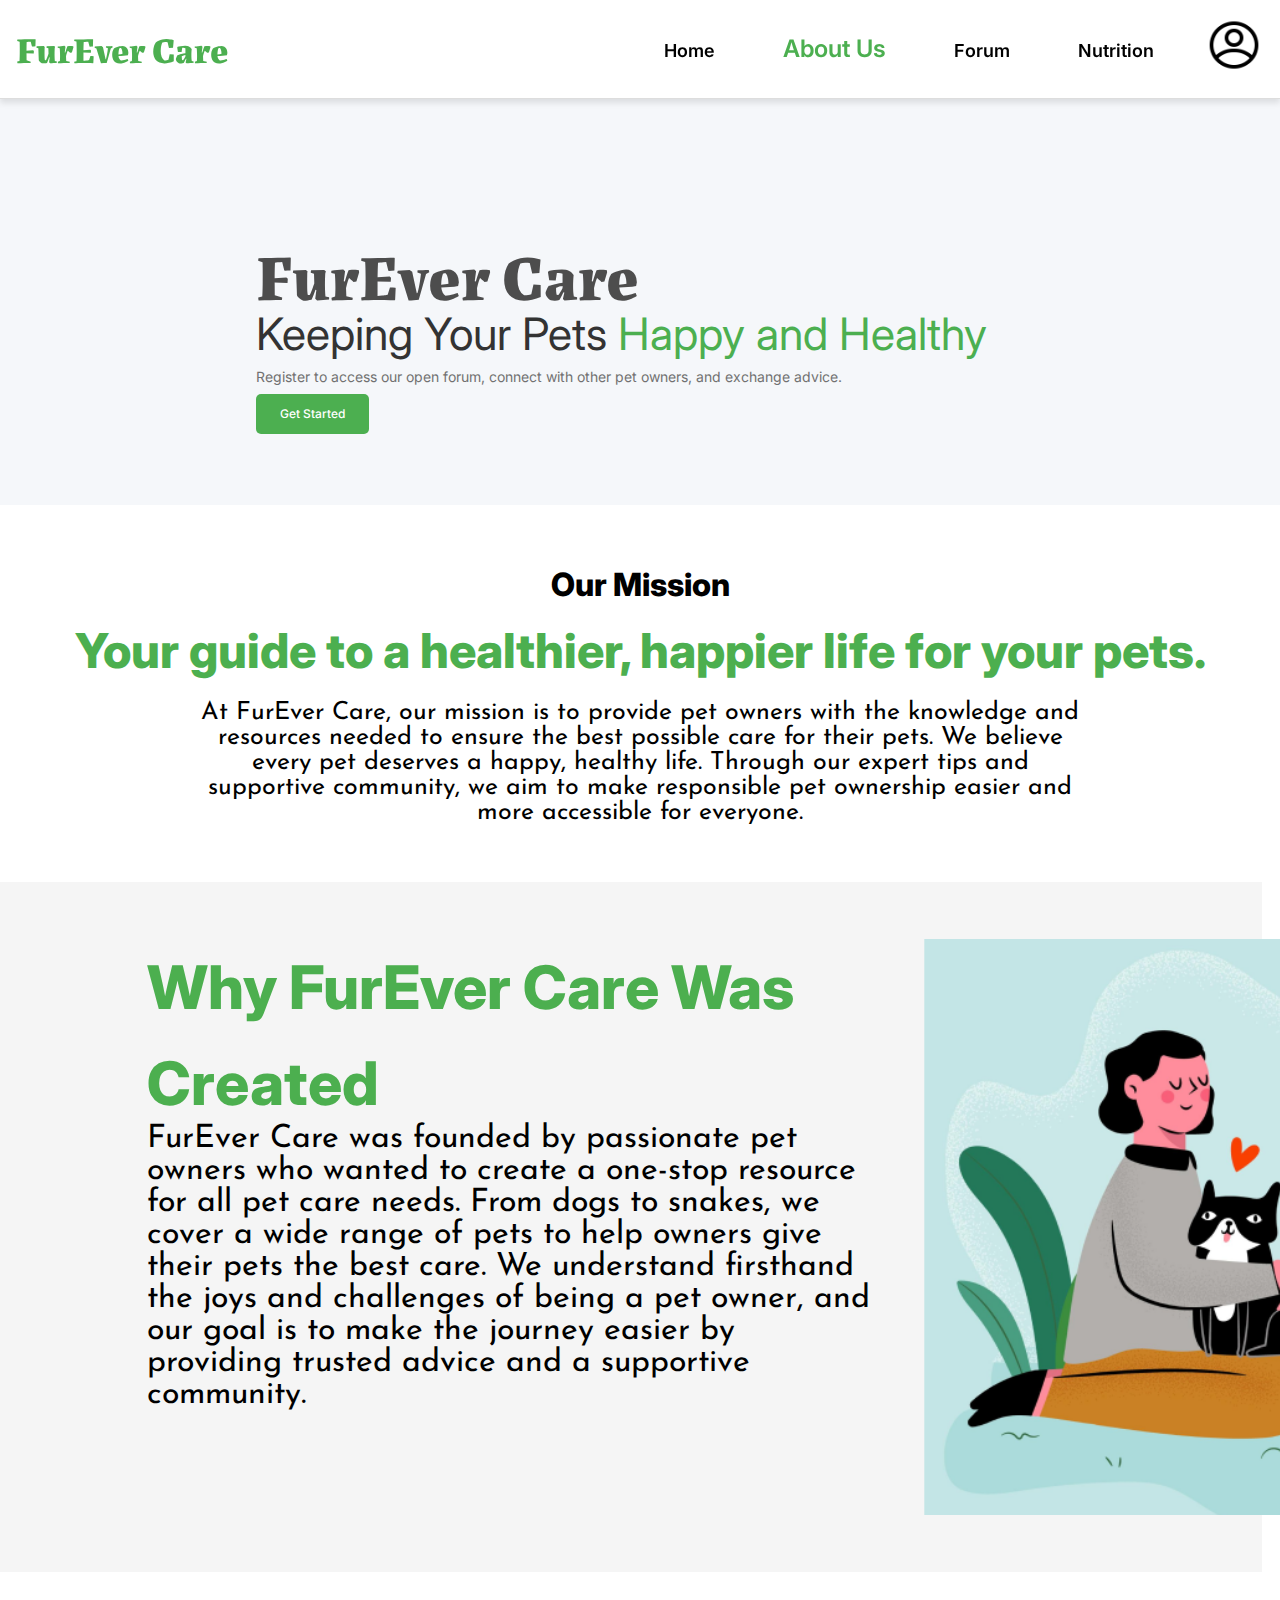
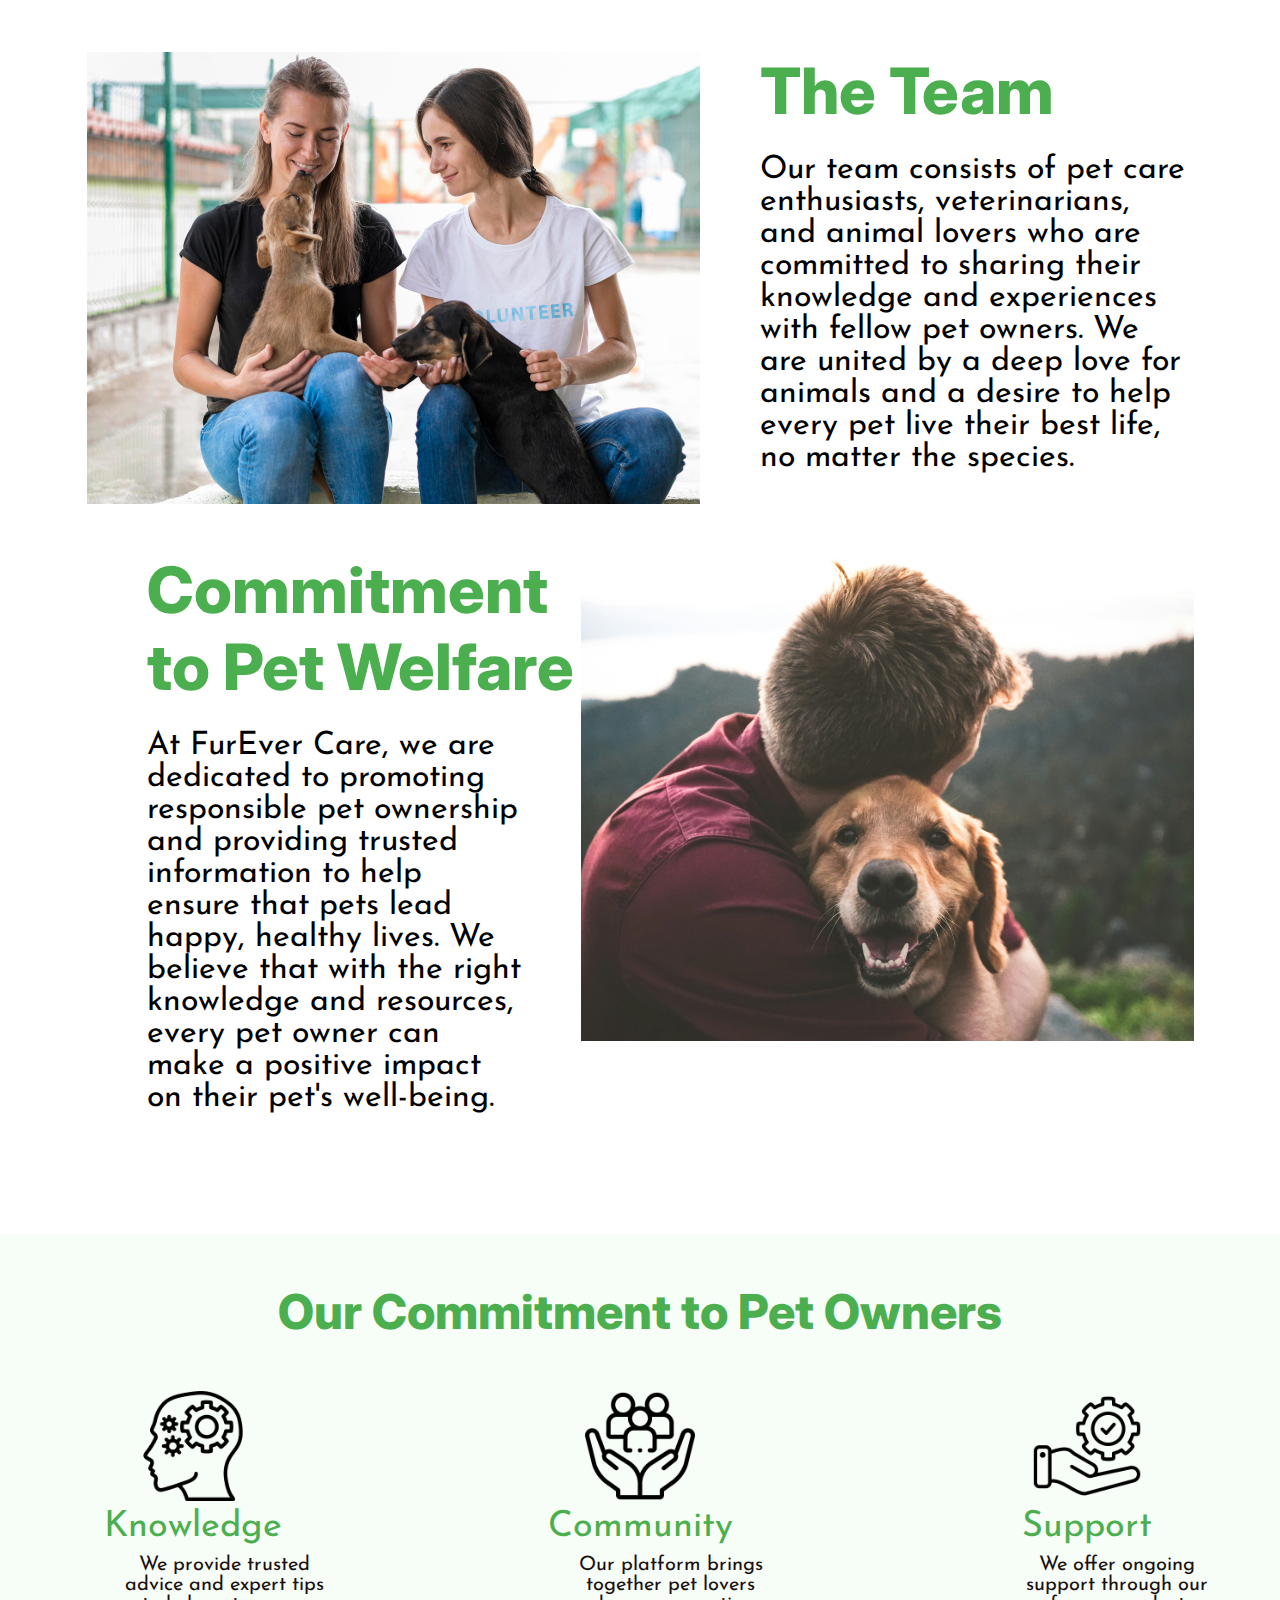
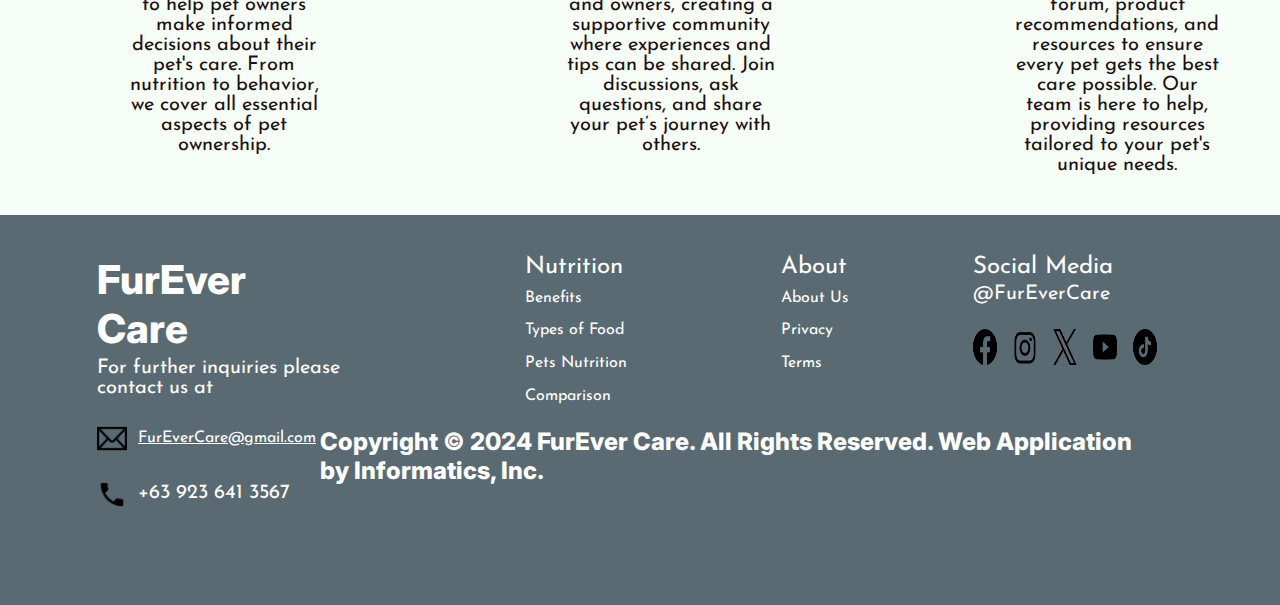
<file: about.html>
<!DOCTYPE html>
<html lang="en">
<head>
    <meta charset="UTF-8">
    <meta name="viewport" content="width=device-width, initial-scale=1.0">
    <title>FurEver Care</title>
    <link rel="icon" href="icons/favicon.png" type="image/png">
    <link rel = "stylesheet" href ="css/styles.css">
    <link rel = "stylesheet" href ="css/mediaque.css">
    <link rel="preconnect" href="https://fonts.googleapis.com">
    <link rel="preconnect" href="https://fonts.gstatic.com" crossorigin>
    <link href="https://fonts.googleapis.com/css2?family=Inter:ital,opsz,wght@0,14..32,100..900;1,14..32,100..900&family=Josefin+Sans:ital,wght@0,100..700;1,100..700&family=Labrada:ital,wght@0,100..900;1,100..900&display=swap" rel="stylesheet">
</head>
<body>
    <header class="desktop-header"> 
        <nav>
            <div class="logo">
                <h1><a href="index.html">FurEver Care</a></h1>
            </div>
            <div class="nav-wrapper">
                <ul class="nav-links">
                    <li><a href="index.html">Home</a></li>
                    <li><a href="about.html"  class="active">About Us</a></li>
                    <li><a href="forum.html">Forum</a></li>
                    <li><a href="nutrition.html">Nutrition</a></li>
                </ul>
                <a href="profile.html"><img src="icons/profile.png" alt="profilee icon"></a>
            </div>
        </nav>
    </header>

    <header class="mobile-header tablet-header">
        <nav class="navbar">
            <div class="mheader-container">
                <!-- Hamburger Menu Icon -->
                <button class="menu-toggle">
                    <img src="icons/burger.png" alt="Menu">
                </button>
                
                <!-- Website Title -->
                <div class="site-title">
                    <h1><a href="index.html">FurEver Care</a></h1>
                </div>
                
                <!-- Register Button -->
                <a href="register.html" class="mobile-register-btn">Register</a>
            </div>
        </nav>
    </header>

    <!-- Sidebar -->
    <aside class="left-sidebar">
        <div class="profile-section">
            <img src="images/Forum/mark.PNG" alt="Profile Picture" class="profile-pics">
            <h2>Mark Oliver</h2>
            <p>markoliver@gmail.com</p>
            <button class="edit-profile-btns"> <a href="profile.html">Edit Profile</a></button>
        </div>
        <ul class="menu-list">
            <li><a href="index.html">Home</a></li>
            <li><a href="about.html">About Us</a></li>
            <li><a href="forum.html">Forum</a></li>
            <li><a href="nutrition.html">Nutrition</a></li>
        </ul>
        <button class="logout-btn">Logout</button>
        <a href="terms.html" class="terms-policy">Terms and Policy</a>
    </aside>

    <section class="hero">
        <div class="hero-content">
            <h1>FurEver Care</h1>
            <h2>Keeping Your Pets <span>Happy and Healthy</span></h2>
            <p>Register to access our open forum, connect with other pet owners, and exchange advice.</p>
            <a href="register.html" class="cta-btn">Get Started</a>
        </div>
        <div class="hero-image">
            <img src="images/Logo.png" alt="Pet Care">
        </div>
    </section>

    <div class="missions-wrapper">
        <h4>Our Mission</h4>
        <h5>Your guide to a healthier, happier life for your pets.</h5>
        <p>
            At FurEver Care, our mission is to provide pet owners with
            the knowledge and resources needed to ensure the best
            possible care for their pets. We believe every pet 
            deserves a happy, healthy life. Through our expert tips 
            and supportive community, we aim to make responsible pet 
            ownership easier and more accessible for everyone.
        </p>
    </div>

    <div class="creation-wrapper">
        <div class="group">
            <div class="background"></div>
            <img src="images/about/img1.png" alt="Dont Leave Your Pets" />
            <h2>Why FurEver Care Was Created</h2>
            <p>
                FurEver Care was founded by passionate pet owners who wanted to create
                a one-stop resource for all pet care needs. From dogs to snakes, we 
                cover a wide range of pets to help owners give their pets the best care.
                We understand firsthand the joys and challenges of being a pet owner,
                and our goal is to make the journey easier by providing trusted advice
                and a supportive community.
            </p>
        </div>
      </div>

    <!-- The Team -->
    <div class="team">
        <div class="aboutimg2">
            <img src="images/about/img2.png" alt="Pet Carers" />
        </div>

        <div class="team-text">
            <h2>The Team</h2>
            <p>
                Our team consists of pet care enthusiasts, veterinarians, and
                animal lovers who are committed to sharing their knowledge and
                experiences with fellow pet owners. We are united by a deep love
                for animals and a desire to help every pet live their best life, 
                no matter the species.
            </p>
        </div>
    </div>

    <div class="commitment">

        <div class="commitment-text">
            <h2>Commitment to Pet Welfare</h2>
            <p>
                At FurEver Care, we are dedicated to promoting responsible
                pet ownership and providing trusted information to help ensure
                that pets lead happy, healthy lives. We believe that with the
                right knowledge and resources, every pet owner can make a positive
                impact on their pet's well-being.
            </p>
        </div>

        <div class="aboutimg3">
            <img src="images/about/img3.png" alt="Pet Carers" />
        </div>

    </div>

    <div class="commitment-section">
        <h2>Our Commitment to Pet Owners</h2>
        <div class="commitment-columns">
            <div class="commitment-item">
                <img src="icons/about/knowledge.png" alt="Knowledge Icon">
                <h3>Knowledge</h3>
                <p>
                    We provide trusted advice and expert tips to help pet owners 
                    make informed decisions about their pet's care. From nutrition 
                    to behavior, we cover all essential aspects of pet ownership.
                </p>
            </div>
    
            <div class="commitment-item">
                <img src="icons/about/community.png" alt="Community Icon">
                <h3>Community</h3>
                <p>
                    Our platform brings together pet lovers and owners, creating a 
                    supportive community where experiences and tips can be shared. 
                    Join discussions, ask questions, and share your pet’s journey 
                    with others.
                </p>
            </div>
    
            <div class="commitment-item mobile-support">
                <img src="icons/about/support.png" alt="Support Icon">
                <h3>Support</h3>
                <p>
                    We offer ongoing support through our forum, product 
                    recommendations, and resources to ensure every pet gets the 
                    best care possible. Our team is here to help, providing 
                    resources tailored to your pet's unique needs.
                </p>
            </div>
        </div>
    </div>
    
    <!-- Desktop Footer Section -->
    <footer class="desktop-footer">
        <div class="footer-container">
          <div class="footer-content">
            
            <!-- Contact Information -->
            <div class="footer-section footer-inquire">
              <h3>FurEver Care</h3>
              <p>For further inquiries please contact us at</p>
              <p>
                <img src="icons/mail.png" alt="Email icon" class="icon"> 
                <a href="mailto:FurEverCare@gmail.com">FurEverCare@gmail.com</a>
              </p>
              <p>
                <img src="icons/phone.png" alt="Phone icon" class="icon"> 
                +63 923 641 3567
              </p>
            </div>
            
            <!-- Nutrition Links -->
            <div class="footer-section footer-nutrition">
              <h4>Nutrition</h4>
              <ul>
                <li><a href="nutrition.html#benefits">Benefits</a></li>
                <li><a href="nutrition.html#types">Types of Food</a></li>
                <li><a href="nutrition.html#nutrition">Pets Nutrition</a></li>
                <li><a href="nutrition.html#comparison">Comparison</a></li>
              </ul>
            </div>
            
            <!-- About Links -->
            <div class="footer-section footer-about">
                <h4>About</h4>
                <ul>
                  <li><a href="about.html">About Us</a></li>
                  <li><a href="terms.html#privacy">Privacy</a></li>
                  <li><a href="terms.html#terms">Terms</a></li>
                </ul>
              </div>
            
            <!-- Social Media Icons -->
            <div class="footer-section footer-socials">
                <h4>Social Media</h4>
                <p>@FurEverCare</p>
                  <p>
                      <a href="https://www.facebook.com/profile.php?id=61555428561983" target="_blank"><img src="icons/facebook.png" alt="Facebook icon" class="social-icon"></a>
                      <a href="https://www.instagram.com/keep.pet/" target="_blank"><img src="icons/insta.png" alt="Instagram icon" class="social-icon"></a>
                      <a href="https://x.com/biscuitpetcare" target="_blank"><img src="icons/twitter.png" alt="X icon" class="social-icon"></a>
                      <a href="https://www.youtube.com/@Petcareamanvashisht" target="_blank"><img src="icons/youtube.png" alt="YouTube icon" class="social-icon"></a>
                      <a href="https://www.tiktok.com/@petcarelifestyle?lang=en" target="_blank"><img src="icons/tiktok.png" alt="TikTok icon" class="social-icon"></a>
                  </p>
              
              </div>
            
    
          </div>

            <h2 class="copyright">
                Copyright © 2024 FurEver Care. All Rights Reserved. Web Application by Informatics, Inc.
            </h2>
        </div>
      </footer>


      <footer class="mobile-footer">
        <div class="mobile-footer-container">
            <!-- Contact Information -->
            <div class="mobile-footer-section mobile-footer-inquire">
                <h3>FurEver Care</h3>
                <p>For further inquiries please contact us at</p>
                <p>
                  <img src="icons/mail.png" alt="Email icon" class="icon"> 
                  <a href="mailto:FurEverCare@gmail.com">FurEverCare@gmail.com</a>
                </p>
                <p>
                  <img src="icons/phone.png" alt="Phone icon" class="icon"> 
                  +63 923 641 3567
                </p>
              </div>

              <div class="footer-arrow-container">
                <div class="mobile-footer-elements nutrition-toggle">
                    <h5>NUTRITION</h5>
                    <img src ="icons/arrow-down.png" alt="arrow down" class="mobile-arrows"/>            
                </div>

                <div class="footer-nutrition-section">
                    <ul class="nutrition-list">
                        <li><a href="nutrition.html#benefits">Benefits</a></li>
                        <li><a href="nutrition.html#nutrition">Pets Nutrition</a></li>
                        <li><a href="nutrition.html#comparison">Comparison</a></li>
                    </ul>
                </div>

                <hr>

                <div class="mobile-footer-elements about-toggle">
                    <h5>ABOUT</h5>
                    <img src ="icons/arrow-down.png" alt="arrow down"  class="mobile-arrows"/>            
                </div>

                <div class="footer-about-section">
                    <ul class="about-list">
                        <li><a href="about.html">About Us</a></li>
                        <li><a href="terms.html#privacy">Privacy</a></li>
                        <li><a href="terms.html#terms">Terms</a></li>
                    </ul>
                </div>

                <hr>

                <div class="mobile-footer-elements mobile-last-footer">
                    <h5>SOCIAL MEDIA</h5>
                    <div class="mobile-footer-socials">
                        <p>
                            <a href="https://www.facebook.com/profile.php?id=61555428561983" target="_blank"><img src="icons/facebook.png" alt="Facebook icon" class="social-icon"></a>
                            <a href="https://www.instagram.com/keep.pet/" target="_blank"><img src="icons/insta.png" alt="Instagram icon" class="social-icon"></a>
                            <a href="https://x.com/biscuitpetcare" target="_blank"><img src="icons/twitter.png" alt="X icon" class="social-icon"></a>
                            <a href="https://www.youtube.com/@Petcareamanvashisht" target="_blank"><img src="icons/youtube.png" alt="YouTube icon" class="social-icon"></a>
                            <a href="https://www.tiktok.com/@petcarelifestyle?lang=en" target="_blank"><img src="icons/tiktok.png" alt="TikTok icon" class="social-icon"></a>
                        </p>
                    </div>           
                </div>
                

              </div>

              <h4>Copyright © 2024 FurEver Care All Rights Reserved.</h4>

        </div>
      </footer>

      <script src="js/main.js"></script>
</body>
</html>
</file>
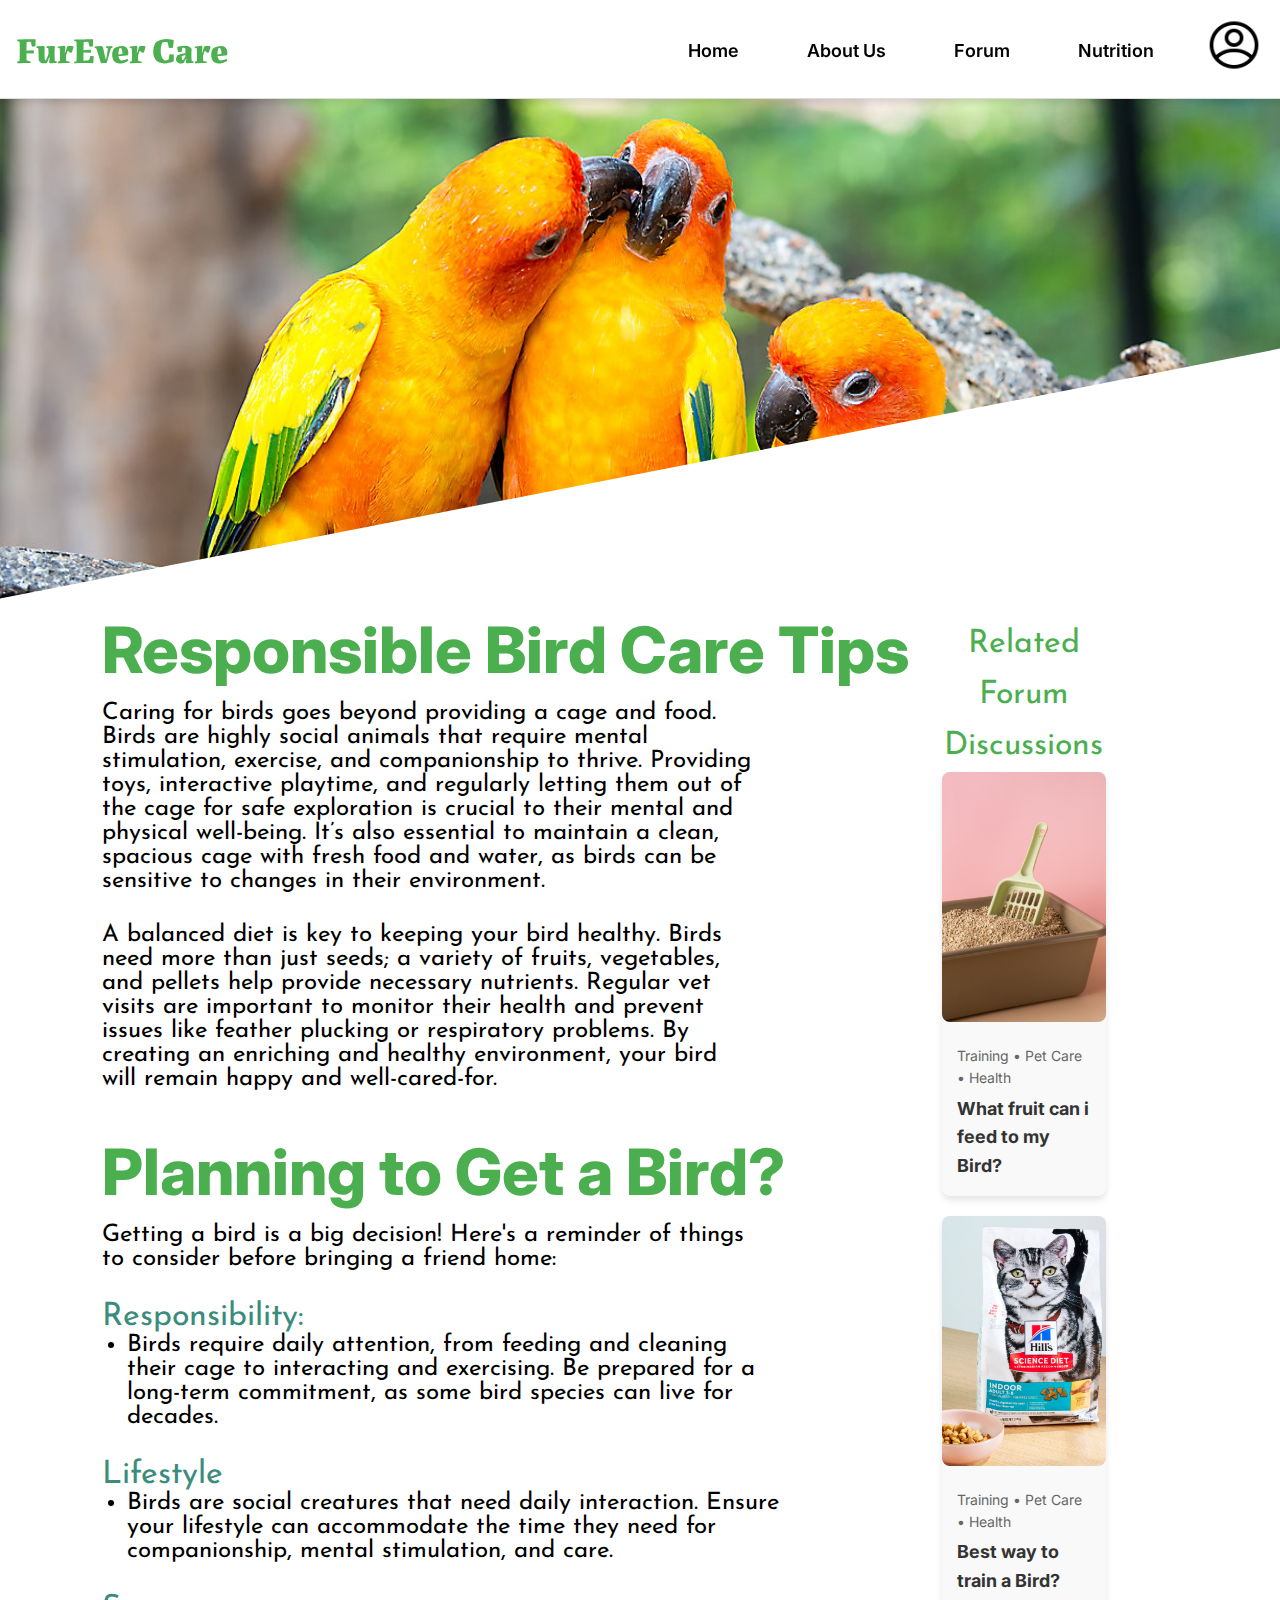
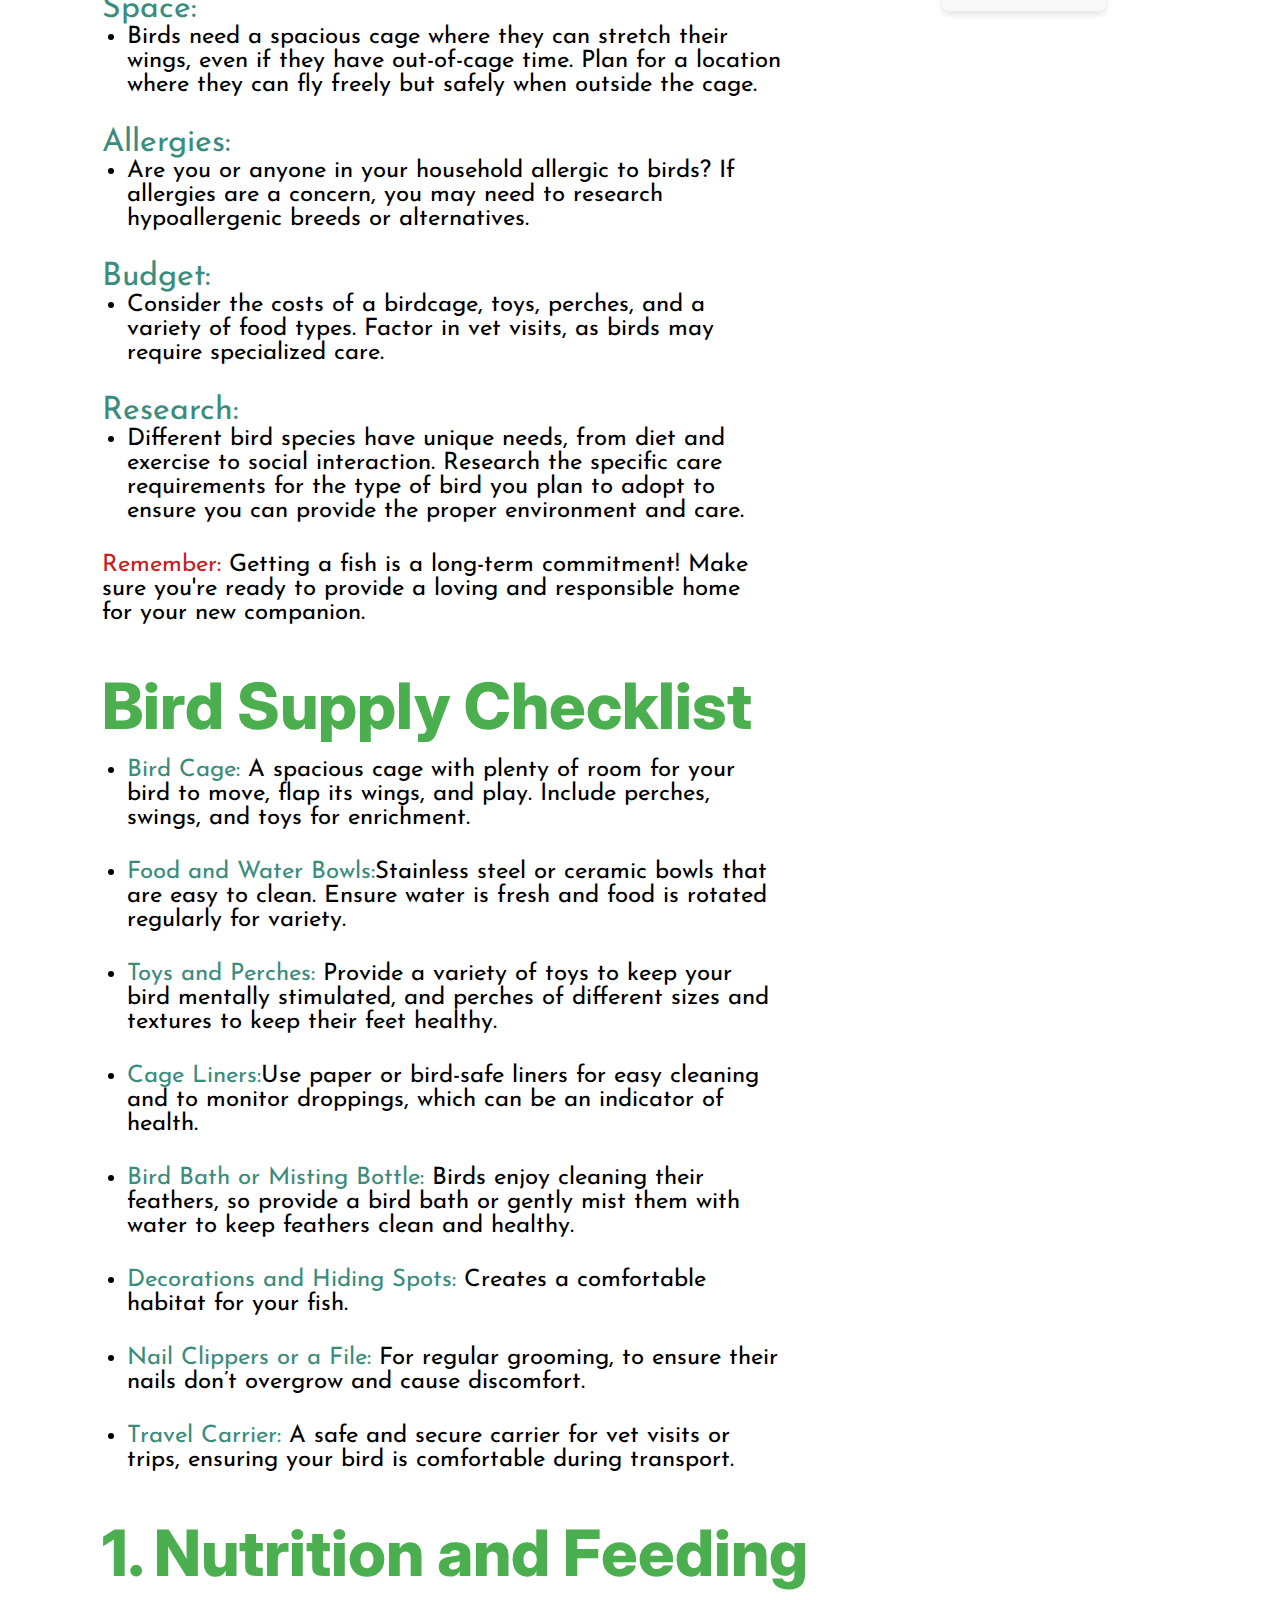
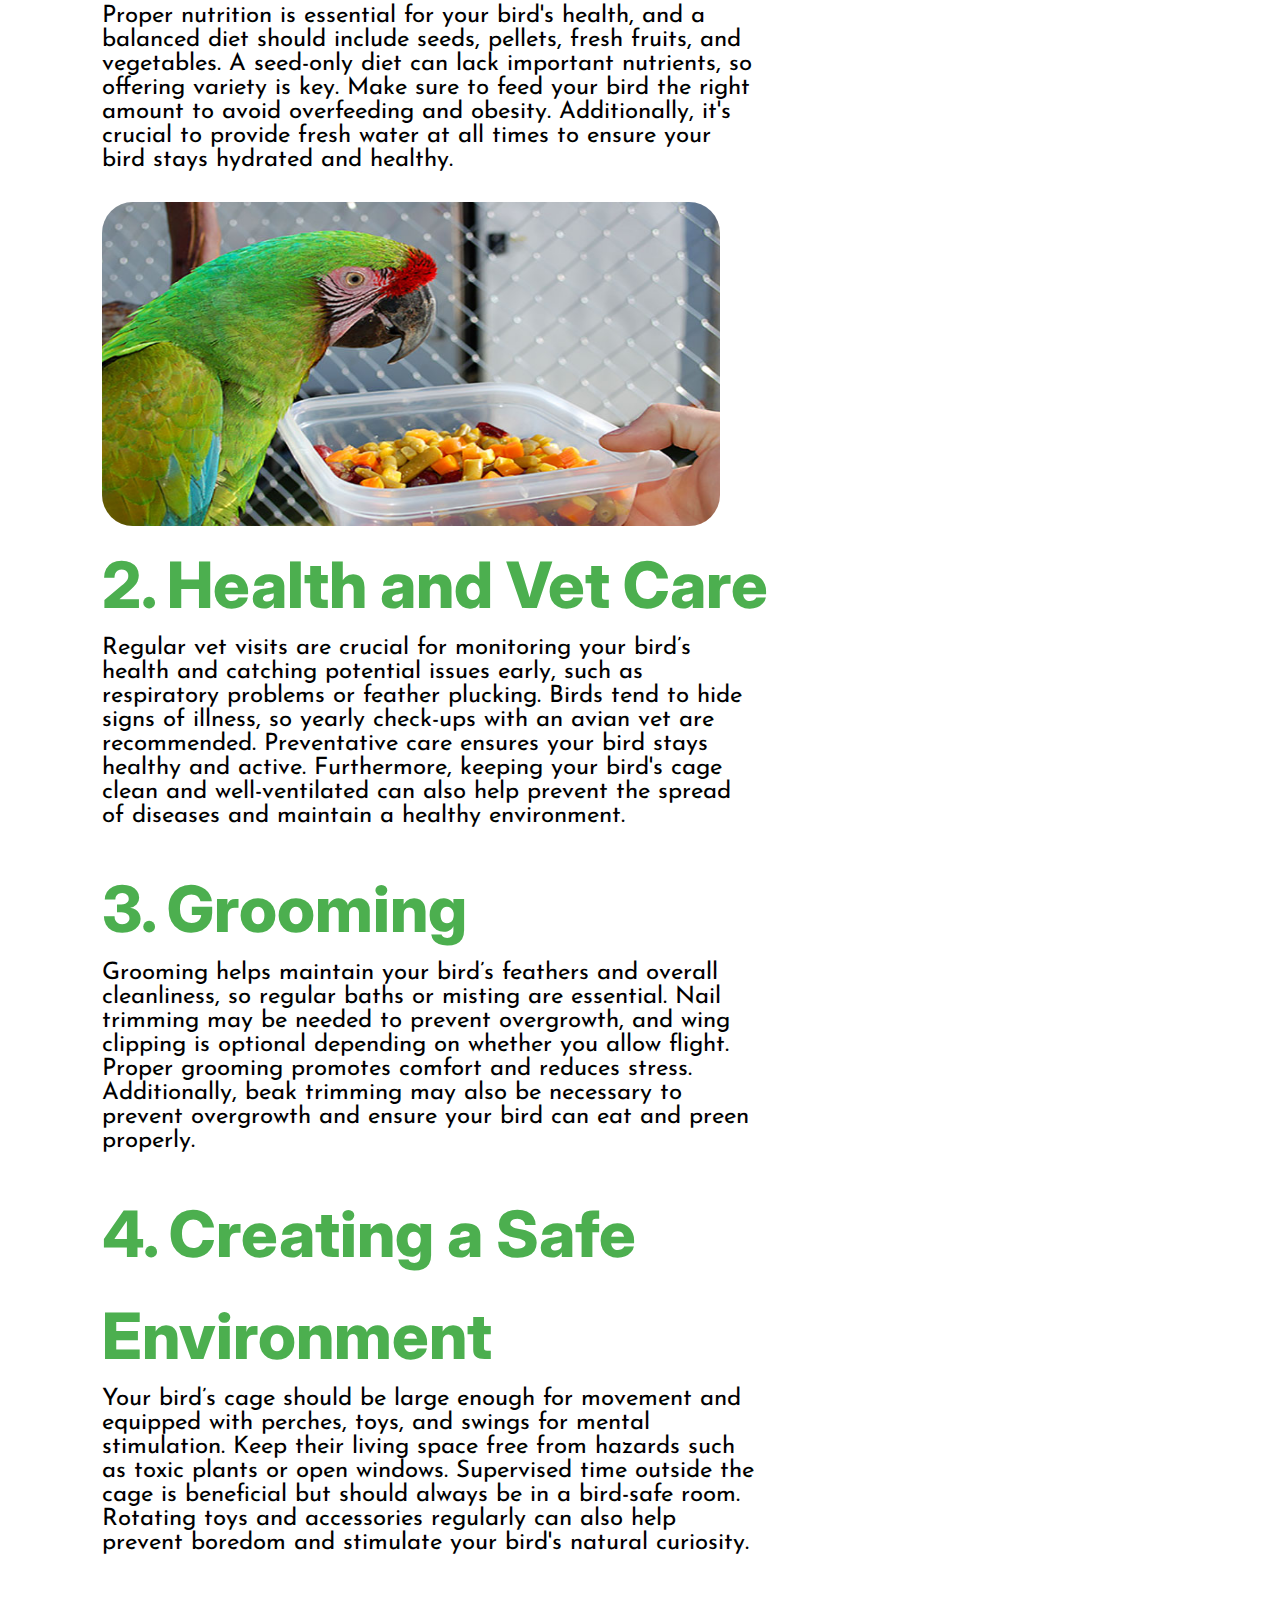
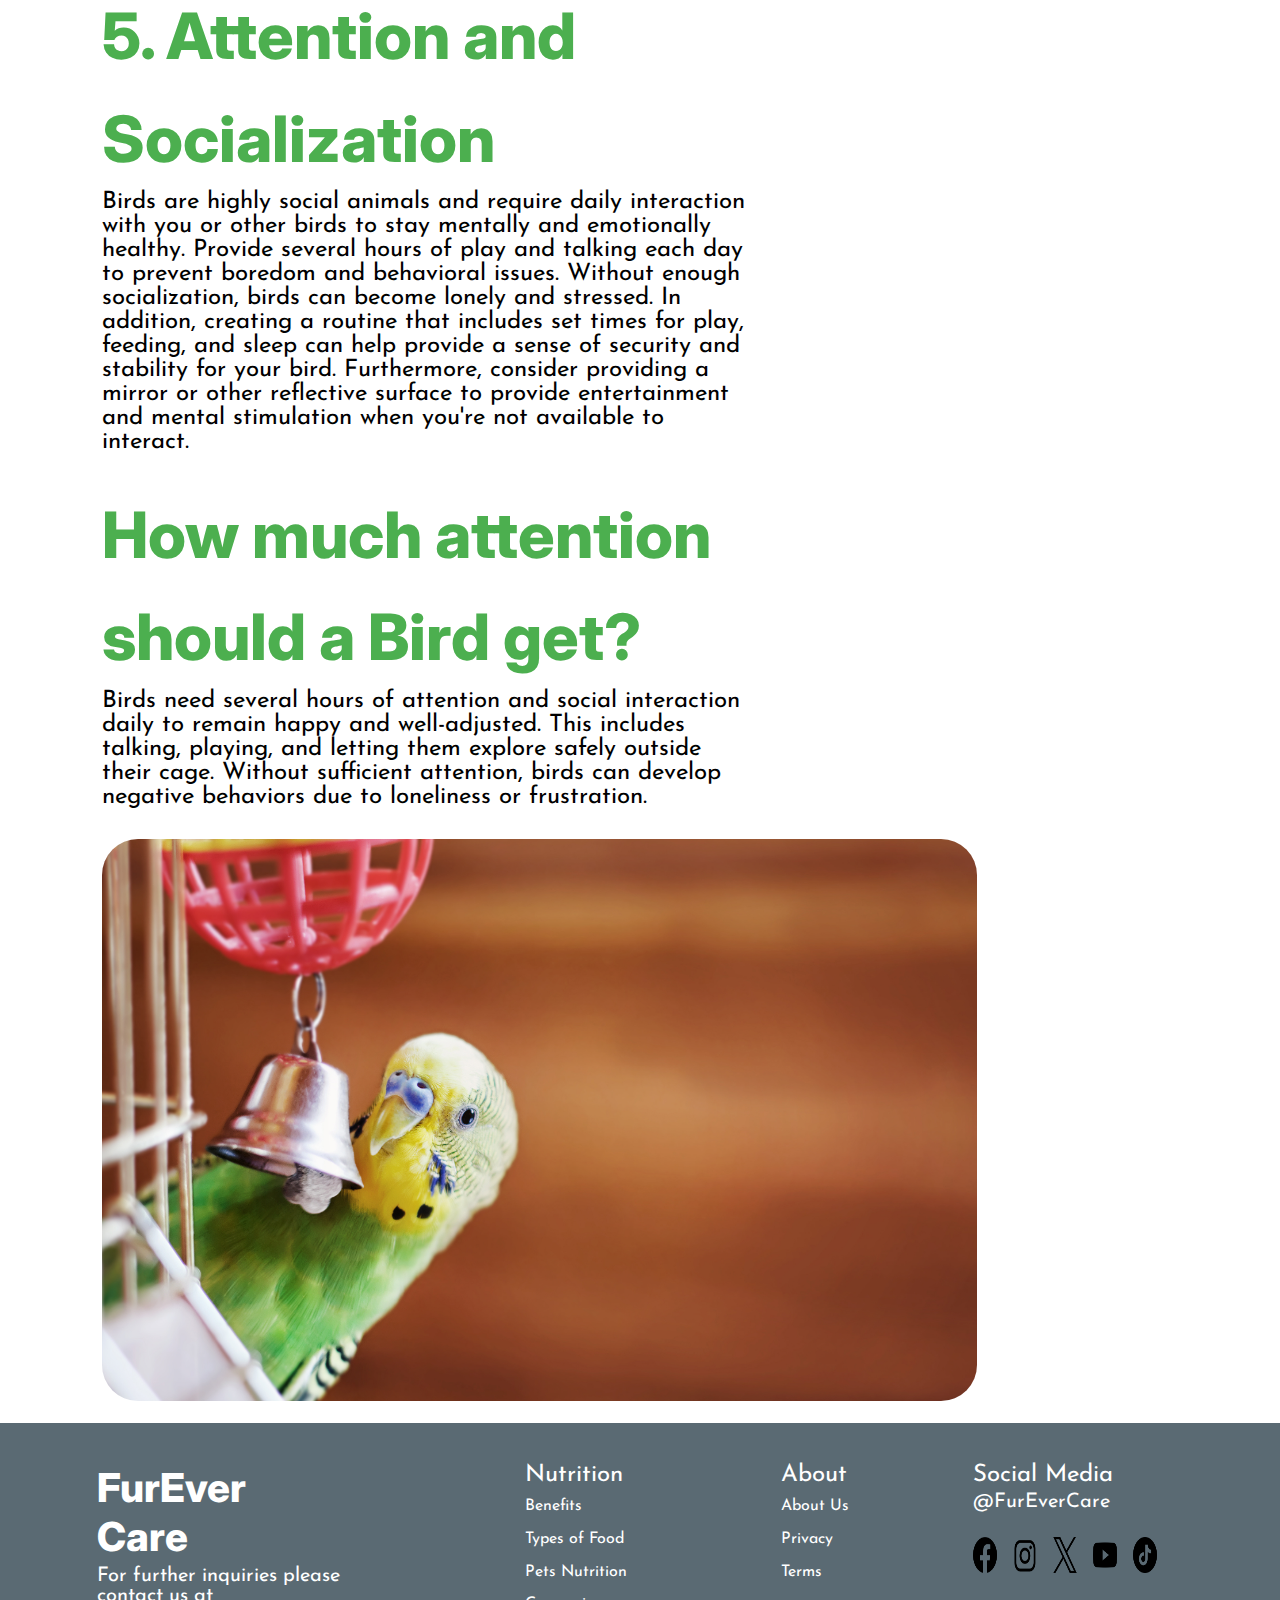
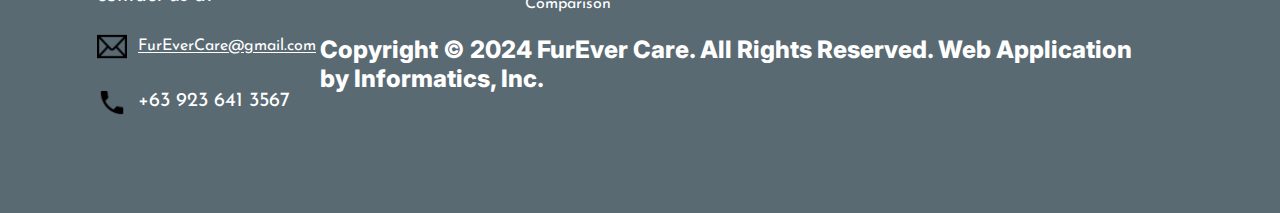
<file: bird.html>
<!DOCTYPE html>
<html lang="en">
<head>
    <meta charset="UTF-8">
    <meta name="viewport" content="width=device-width, initial-scale=1.0">
    <title>FurEver Care</title>
    <link rel="icon" href="icons/favicon.png" type="image/png">
    <link rel = "stylesheet" href ="css/styles.css">
    <link rel = "stylesheet" href ="css/mediaque.css">
    <link rel="preconnect" href="https://fonts.googleapis.com">
    <link rel="preconnect" href="https://fonts.gstatic.com" crossorigin>
    <link href="https://fonts.googleapis.com/css2?family=Inter:ital,opsz,wght@0,14..32,100..900;1,14..32,100..900&family=Josefin+Sans:ital,wght@0,100..700;1,100..700&family=Labrada:ital,wght@0,100..900;1,100..900&display=swap" rel="stylesheet">
</head>
<body>
    <header class="desktop-header"> 
        <nav>
            <div class="logo">
                <h1><a href="index.html">FurEver Care</a></h1>
            </div>
            <div class="nav-wrapper">
                <ul class="nav-links">
                    <li><a href="index.html">Home</a></li>
                    <li><a href="about.html">About Us</a></li>
                    <li><a href="forum.html">Forum</a></li>
                    <li><a href="nutrition.html">Nutrition</a></li>
                </ul>
                <a href="profile.html"><img src="icons/profile.png" alt="profilee icon"></a>
            </div>
        </nav>
    </header>

    <header class="mobile-header tablet-header">
        <nav class="navbar">
            <div class="mheader-container">
                <!-- Hamburger Menu Icon -->
                <button class="menu-toggle">
                    <img src="icons/burger.png" alt="Menu">
                </button>
                
                <!-- Website Title -->
                <div class="site-title">
                    <h1><a href="index.html">FurEver Care</a></h1>
                </div>
                
                <!-- Register Button -->
                <a href="register.html" class="mobile-register-btn">Register</a>
            </div>
        </nav>
    </header>

    <!-- Sidebar -->
    <aside class="left-sidebar">
        <div class="profile-section">
            <img src="images/Forum/mark.PNG" alt="Profile Picture" class="profile-pics">
            <h2>Mark Oliver</h2>
            <p>markoliver@gmail.com</p>
            <button class="edit-profile-btns"> <a href="profile.html">Edit Profile</a></button>
        </div>
        <ul class="menu-list">
            <li><a href="index.html">Home</a></li>
            <li><a href="about.html">About Us</a></li>
            <li><a href="forum.html">Forum</a></li>
            <li><a href="nutrition.html">Nutrition</a></li>
        </ul>
        <button class="logout-btn">Logout</button>
        <a href="terms.html" class="terms-policy">Terms and Policy</a>
    </aside>

    <div class="pet-bg">
        <img src="images/Pets/bird.PNG" alt="Pet Picture" class="pet-img" />
    </div>


    <!-- Tips Container -->
    <div class="care-tips-container">
        <div class="tips-left-section">
            <h2>Responsible Bird Care Tips</h2>
            <p class="space">
                Caring for birds goes beyond providing a cage and food. Birds are highly social 
                animals that require mental stimulation, exercise, and companionship to thrive. 
                Providing toys, interactive playtime, and regularly letting them out of the cage 
                for safe exploration is crucial to their mental and physical well-being. It’s also 
                essential to maintain a clean, spacious cage with fresh food and water, as birds 
                can be sensitive to changes in their environment.
            </p>
            <p>
                A balanced diet is key to keeping your bird healthy. Birds need more than just seeds; 
                a variety of fruits, vegetables, and pellets help provide necessary nutrients. Regular 
                vet visits are important to monitor their health and prevent issues like feather 
                plucking or respiratory problems. By creating an enriching and healthy environment, 
                your bird will remain happy and well-cared-for.
            </p>

            <h2>Planning to Get a Bird?</h2>
            <p>
                Getting a bird is a big decision! Here's a reminder of things to consider before bringing a friend home:
            </p>

            <h3>Responsibility:</h3>
            <ul>
                <li>
                    Birds require daily attention, from feeding and cleaning their cage to interacting and exercising. 
                    Be prepared for a long-term commitment, as some bird species can live for decades.
                </li>
            </ul>

            <h3>Lifestyle</h3>
            <ul>
                <li>
                    Birds are social creatures that need daily interaction. Ensure your lifestyle can accommodate the 
                    time they need for companionship, mental stimulation, and care.
                </li>
            </ul>


            <h3>Space:</h3>
                <ul>
                    <li>
                        Birds need a spacious cage where they can stretch their wings, even if they have out-of-cage time. 
                        Plan for a location where they can fly freely but safely when outside the cage.
                    </li>
                </ul>

            <h3>Allergies:</h3>
                <ul>
                    <li>
                        Are you or anyone in your household allergic to birds? If allergies are a concern, 
                        you may need to research hypoallergenic breeds or alternatives.
                    </li>
                </ul>
                
            <h3>Budget:</h3>
            <ul>
                <li>
                    Consider the costs of a birdcage, toys, perches, and a variety of food types. Factor
                    in vet visits, as birds may require specialized care.
                </li>
            </ul>


            <h3>Research:</h3>
                <ul>
                    <li>
                        Different bird species have unique needs, from diet and exercise to social interaction. 
                        Research the specific care requirements for the type of bird you plan to adopt to ensure you 
                        can provide the proper environment and care.
                    </li>
                </ul>

            <p><span>Remember:</span> Getting a fish is a long-term commitment! Make sure you're ready to provide a loving and responsible home for your new companion.</p>


            <h2>Bird Supply Checklist</h2>
            <ul>
                <li><span class="tips-blue">Bird Cage:</span> A spacious cage with plenty of room for your bird to move, flap its wings, and play. Include perches, swings, and toys for enrichment.</li>
                <li><span class="tips-blue">Food and Water Bowls:</span>Stainless steel or ceramic bowls that are easy to clean. Ensure water is fresh and food is rotated regularly for variety.</li>
                <li><span class="tips-blue">Toys and Perches:</span> Provide a variety of toys to keep your bird mentally stimulated, and perches of different sizes and textures to keep their feet healthy.</li>
                <li><span class="tips-blue">Cage Liners:</span>Use paper or bird-safe liners for easy cleaning and to monitor droppings, which can be an indicator of health.</li>
                <li><span class="tips-blue">Bird Bath or Misting Bottle:</span> Birds enjoy cleaning their feathers, so provide a bird bath or gently mist them with water to keep feathers clean and healthy.</li>
                <li><span class="tips-blue">Decorations and Hiding Spots:</span> Creates a comfortable habitat for your fish.</li>
                <li><span class="tips-blue">Nail Clippers or a File:</span> For regular grooming, to ensure their nails don’t overgrow and cause discomfort.</li>
                <li><span class="tips-blue">Travel Carrier:</span> A safe and secure carrier for vet visits or trips, ensuring your bird is comfortable during transport.</li>
            </ul>

            <h2>1. Nutrition and Feeding</h2>
            <p>
                Proper nutrition is essential for your bird's health, and a balanced diet should include seeds, 
                pellets, fresh fruits, and vegetables. A seed-only diet can lack important nutrients, 
                so offering variety is key. Make sure to feed your bird the right amount to avoid overfeeding and obesity. 
                Additionally, it's crucial to provide fresh water at all times to ensure your bird stays hydrated and healthy.
            </p>

            <img src="images/Pets/birds/bird1.PNG" alt="bird eating" class="pet1"/>

            <h2>2. Health and Vet Care</h2>
            <p>
                Regular vet visits are crucial for monitoring your bird’s health and catching potential issues early, 
                such as respiratory problems or feather plucking. Birds tend to hide signs of illness, so yearly 
                check-ups with an avian vet are recommended. Preventative care ensures your bird stays healthy and active. 
                Furthermore, keeping your bird's cage clean and well-ventilated can also help prevent the spread of diseases 
                and maintain a healthy environment.
            </p>

            <h2>3. Grooming</h2>
            <p>
                Grooming helps maintain your bird’s feathers and overall cleanliness, so regular baths or misting are essential. 
                Nail trimming may be needed to prevent overgrowth, and wing clipping is optional depending on whether you allow flight. 
                Proper grooming promotes comfort and reduces stress. Additionally, beak trimming may also be necessary to prevent 
                overgrowth and ensure your bird can eat and preen properly.
            </p>

            <h2>4. Creating a Safe Environment</h2>
            <p>
                Your bird’s cage should be large enough for movement and equipped with perches, toys, and swings for mental stimulation. 
                Keep their living space free from hazards such as toxic plants or open windows. Supervised time outside the cage is 
                beneficial but should always be in a bird-safe room. Rotating toys and accessories regularly can also help prevent 
                boredom and stimulate your bird's natural curiosity.
            </p>

            <h2>5. Attention and Socialization</h2>
            <p>
                Birds are highly social animals and require daily interaction with you or other birds to stay mentally and emotionally healthy. 
                Provide several hours of play and talking each day to prevent boredom and behavioral issues. Without enough socialization, 
                birds can become lonely and stressed. In addition, creating a routine that includes set times for play, feeding, and sleep 
                can help provide a sense of security and stability for your bird. Furthermore, consider providing a mirror or other reflective 
                surface to provide entertainment and mental stimulation when you're not available to interact.
            </p>

            <h2>How much attention should a Bird get?</h2>
            <p>
                Birds need several hours of attention and social interaction daily to remain happy and well-adjusted. 
                This includes talking, playing, and letting them explore safely outside their cage. 
                Without sufficient attention, birds can develop negative behaviors due to loneliness or frustration.
            </p>

            <img src="images/Pets/birds/bird2.PNG" alt="bird cutie" class="pet3">

        </div>

        <div class="tips-right-section">
            <div class="related-forum-discussions">
                <h2>Related Forum Discussions</h2>
                
                <div class="forum-item">
                    <img src="images/Pets/cats/ad1.PNG" alt="fruits for bird">
                    <div class="forum-info">
                        <p class="category">Training • Pet Care • Health</p>
                        <p class="title">What fruit can i feed to my Bird?</p>
                    </div>
                </div>
                
                <div class="forum-item">
                    <img src="images/Pets/cats/ad2.PNG" alt="training a bird">
                    <div class="forum-info">
                        <p class="category">Training • Pet Care • Health</p>
                        <p class="title">Best way to train a Bird?</p>
                    </div>
                </div>
            </div>
            
        </div>
    </div>


     <!-- Desktop Footer Section -->
     <footer class="desktop-footer">
        <div class="footer-container">
          <div class="footer-content">
            
            <!-- Contact Information -->
            <div class="footer-section footer-inquire">
              <h3>FurEver Care</h3>
              <p>For further inquiries please contact us at</p>
              <p>
                <img src="icons/mail.png" alt="Email icon" class="icon"> 
                <a href="mailto:FurEverCare@gmail.com">FurEverCare@gmail.com</a>
              </p>
              <p>
                <img src="icons/phone.png" alt="Phone icon" class="icon"> 
                +63 923 641 3567
              </p>
            </div>
            
            <!-- Nutrition Links -->
            <div class="footer-section footer-nutrition">
              <h4>Nutrition</h4>
              <ul>
                <li><a href="nutrition.html#benefits">Benefits</a></li>
                <li><a href="nutrition.html#types">Types of Food</a></li>
                <li><a href="nutrition.html#nutrition">Pets Nutrition</a></li>
                <li><a href="nutrition.html#comparison">Comparison</a></li>
              </ul>
            </div>
            
            <!-- About Links -->
            <div class="footer-section footer-about">
                <h4>About</h4>
                <ul>
                  <li><a href="about.html">About Us</a></li>
                  <li><a href="terms.html#privacy">Privacy</a></li>
                  <li><a href="terms.html#terms">Terms</a></li>
                </ul>
              </div>
            
            <!-- Social Media Icons -->
            <div class="footer-section footer-socials">
                <h4>Social Media</h4>
                <p>@FurEverCare</p>
                  <p>
                      <a href="https://www.facebook.com/profile.php?id=61555428561983" target="_blank"><img src="icons/facebook.png" alt="Facebook icon" class="social-icon"></a>
                      <a href="https://www.instagram.com/keep.pet/" target="_blank"><img src="icons/insta.png" alt="Instagram icon" class="social-icon"></a>
                      <a href="https://x.com/biscuitpetcare" target="_blank"><img src="icons/twitter.png" alt="X icon" class="social-icon"></a>
                      <a href="https://www.youtube.com/@Petcareamanvashisht" target="_blank"><img src="icons/youtube.png" alt="YouTube icon" class="social-icon"></a>
                      <a href="https://www.tiktok.com/@petcarelifestyle?lang=en" target="_blank"><img src="icons/tiktok.png" alt="TikTok icon" class="social-icon"></a>
                  </p>
              
              </div>
            
    
          </div>

            <h2 class="copyright">
                Copyright © 2024 FurEver Care. All Rights Reserved. Web Application by Informatics, Inc.
            </h2>
        </div>
      </footer>


      <footer class="mobile-footer">
        <div class="mobile-footer-container">
            <!-- Contact Information -->
            <div class="mobile-footer-section mobile-footer-inquire">
                <h3>FurEver Care</h3>
                <p>For further inquiries please contact us at</p>
                <p>
                  <img src="icons/mail.png" alt="Email icon" class="icon"> 
                  <a href="mailto:FurEverCare@gmail.com">FurEverCare@gmail.com</a>
                </p>
                <p>
                  <img src="icons/phone.png" alt="Phone icon" class="icon"> 
                  +63 923 641 3567
                </p>
              </div>

              <div class="footer-arrow-container">
                <div class="mobile-footer-elements nutrition-toggle">
                    <h5>NUTRITION</h5>
                    <img src ="icons/arrow-down.png" alt="arrow down" class="mobile-arrows"/>            
                </div>

                <div class="footer-nutrition-section">
                    <ul class="nutrition-list">
                        <li><a href="nutrition.html#benefits">Benefits</a></li>
                        <li><a href="nutrition.html#nutrition">Pets Nutrition</a></li>
                        <li><a href="nutrition.html#comparison">Comparison</a></li>
                    </ul>
                </div>

                <hr>

                <div class="mobile-footer-elements about-toggle">
                    <h5>ABOUT</h5>
                    <img src ="icons/arrow-down.png" alt="arrow down"  class="mobile-arrows"/>            
                </div>

                <div class="footer-about-section">
                    <ul class="about-list">
                        <li><a href="about.html">About Us</a></li>
                        <li><a href="terms.html#privacy">Privacy</a></li>
                        <li><a href="terms.html#terms">Terms</a></li>
                    </ul>
                </div>

                <hr>

                <div class="mobile-footer-elements mobile-last-footer">
                    <h5>SOCIAL MEDIA</h5>
                    <div class="mobile-footer-socials">
                        <p>
                            <a href="https://www.facebook.com/profile.php?id=61555428561983" target="_blank"><img src="icons/facebook.png" alt="Facebook icon" class="social-icon"></a>
                            <a href="https://www.instagram.com/keep.pet/" target="_blank"><img src="icons/insta.png" alt="Instagram icon" class="social-icon"></a>
                            <a href="https://x.com/biscuitpetcare" target="_blank"><img src="icons/twitter.png" alt="X icon" class="social-icon"></a>
                            <a href="https://www.youtube.com/@Petcareamanvashisht" target="_blank"><img src="icons/youtube.png" alt="YouTube icon" class="social-icon"></a>
                            <a href="https://www.tiktok.com/@petcarelifestyle?lang=en" target="_blank"><img src="icons/tiktok.png" alt="TikTok icon" class="social-icon"></a>
                        </p>
                    </div>           
                </div>
                

              </div>

              <h4>Copyright © 2024 FurEver Care All Rights Reserved.</h4>

        </div>
      </footer>


      <script src="js/main.js"></script>
</body>
</html>
</file>
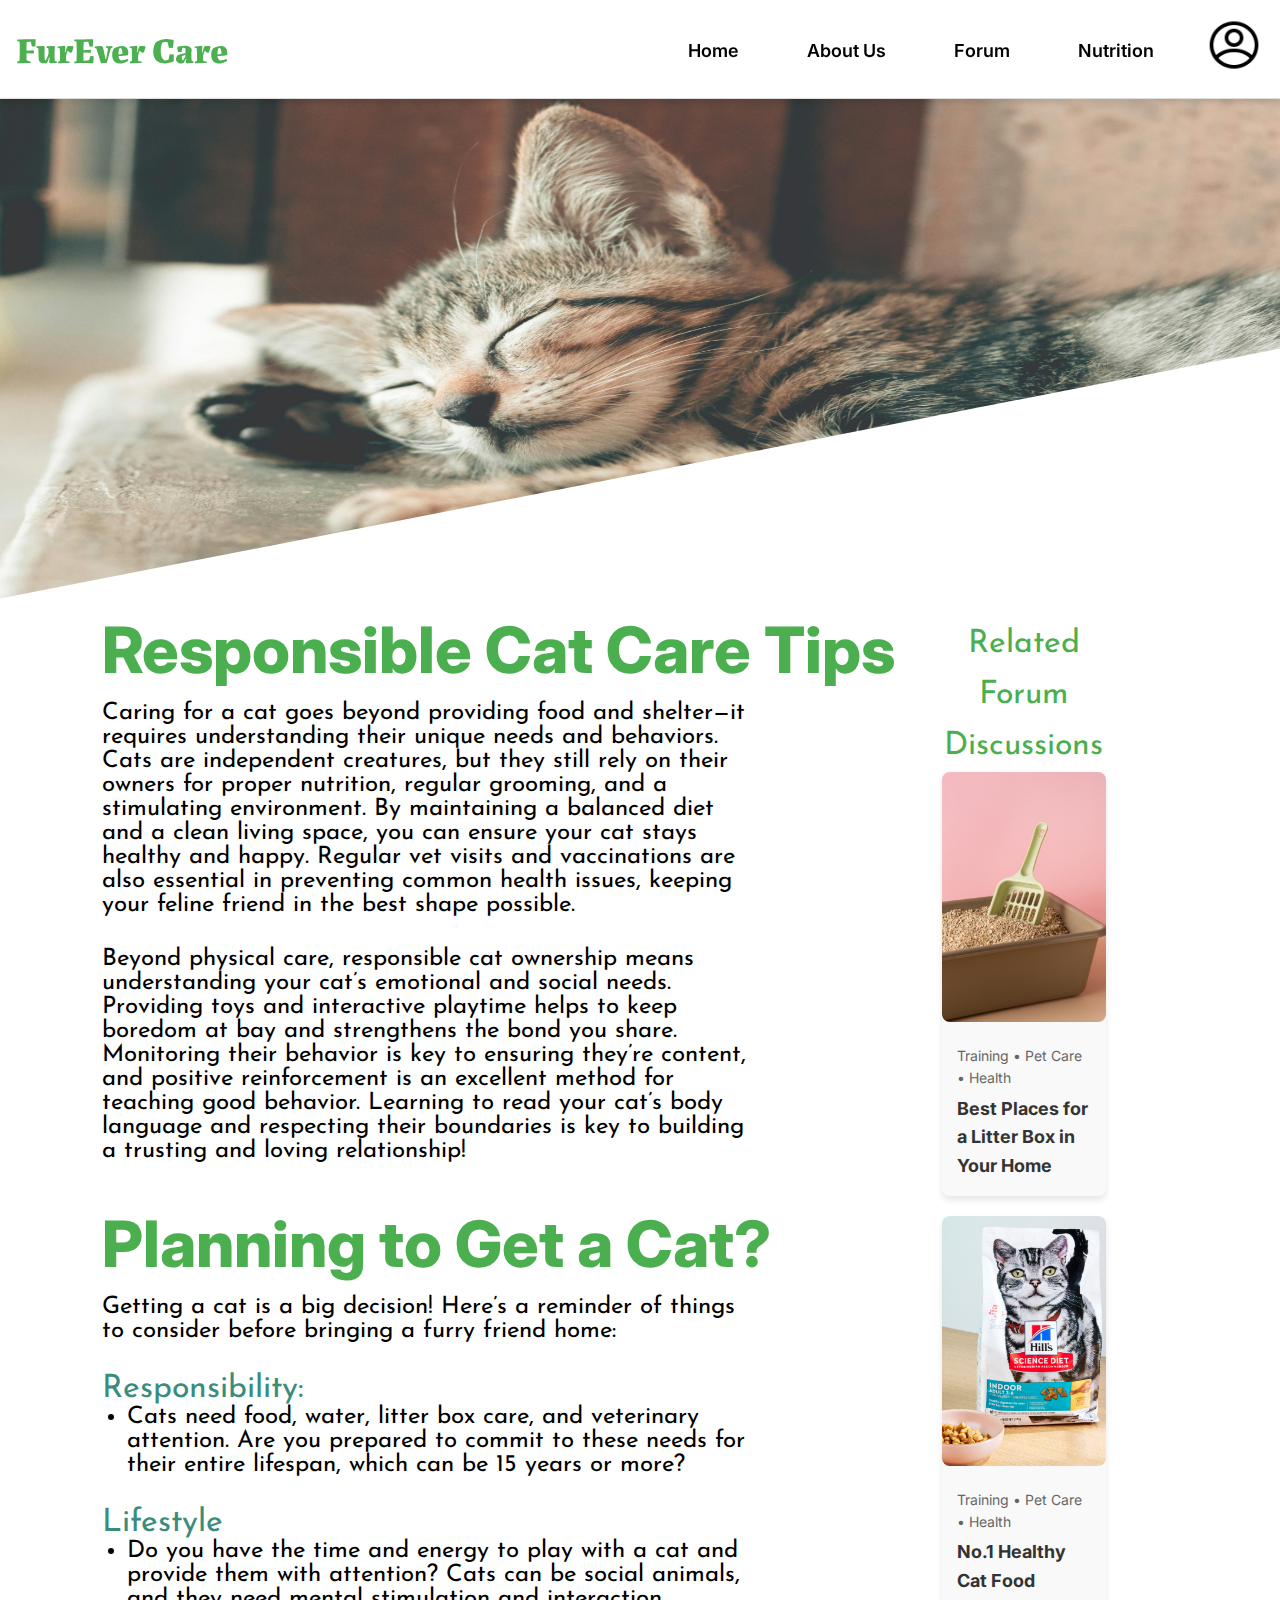
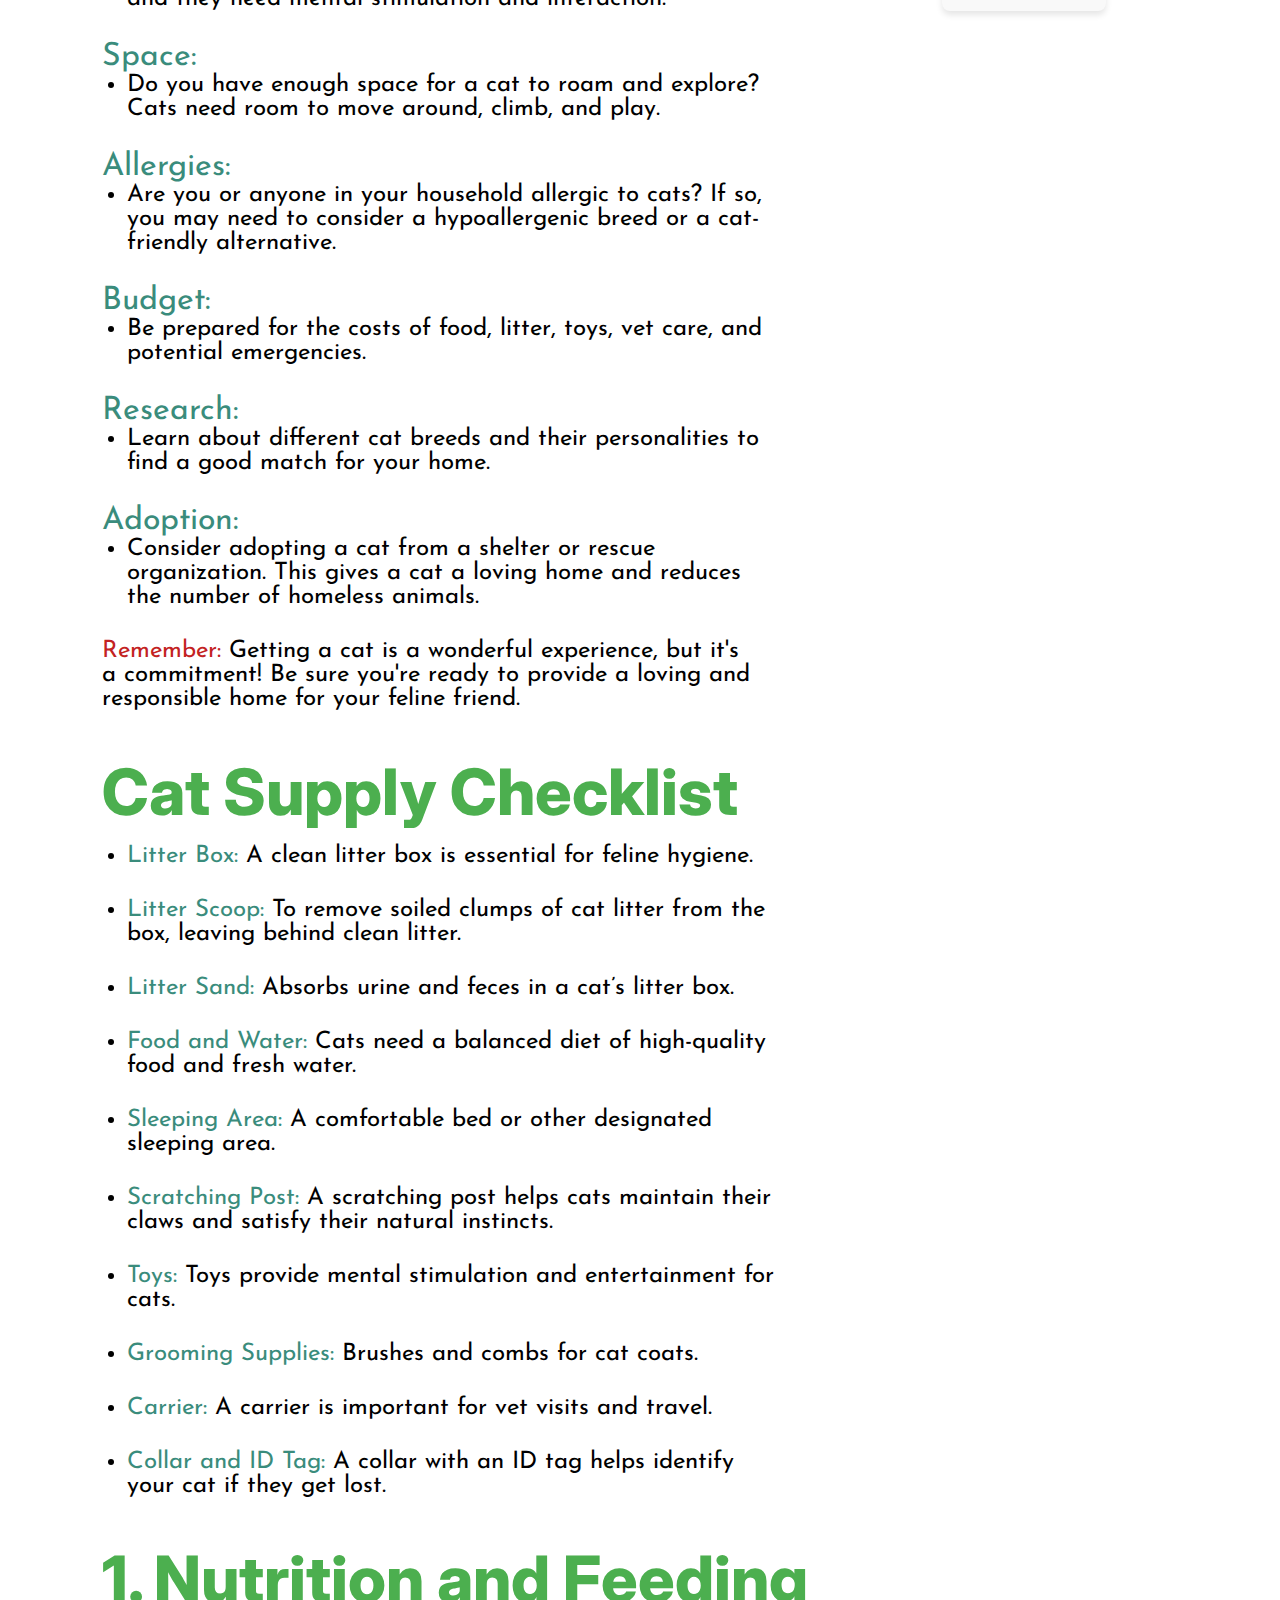
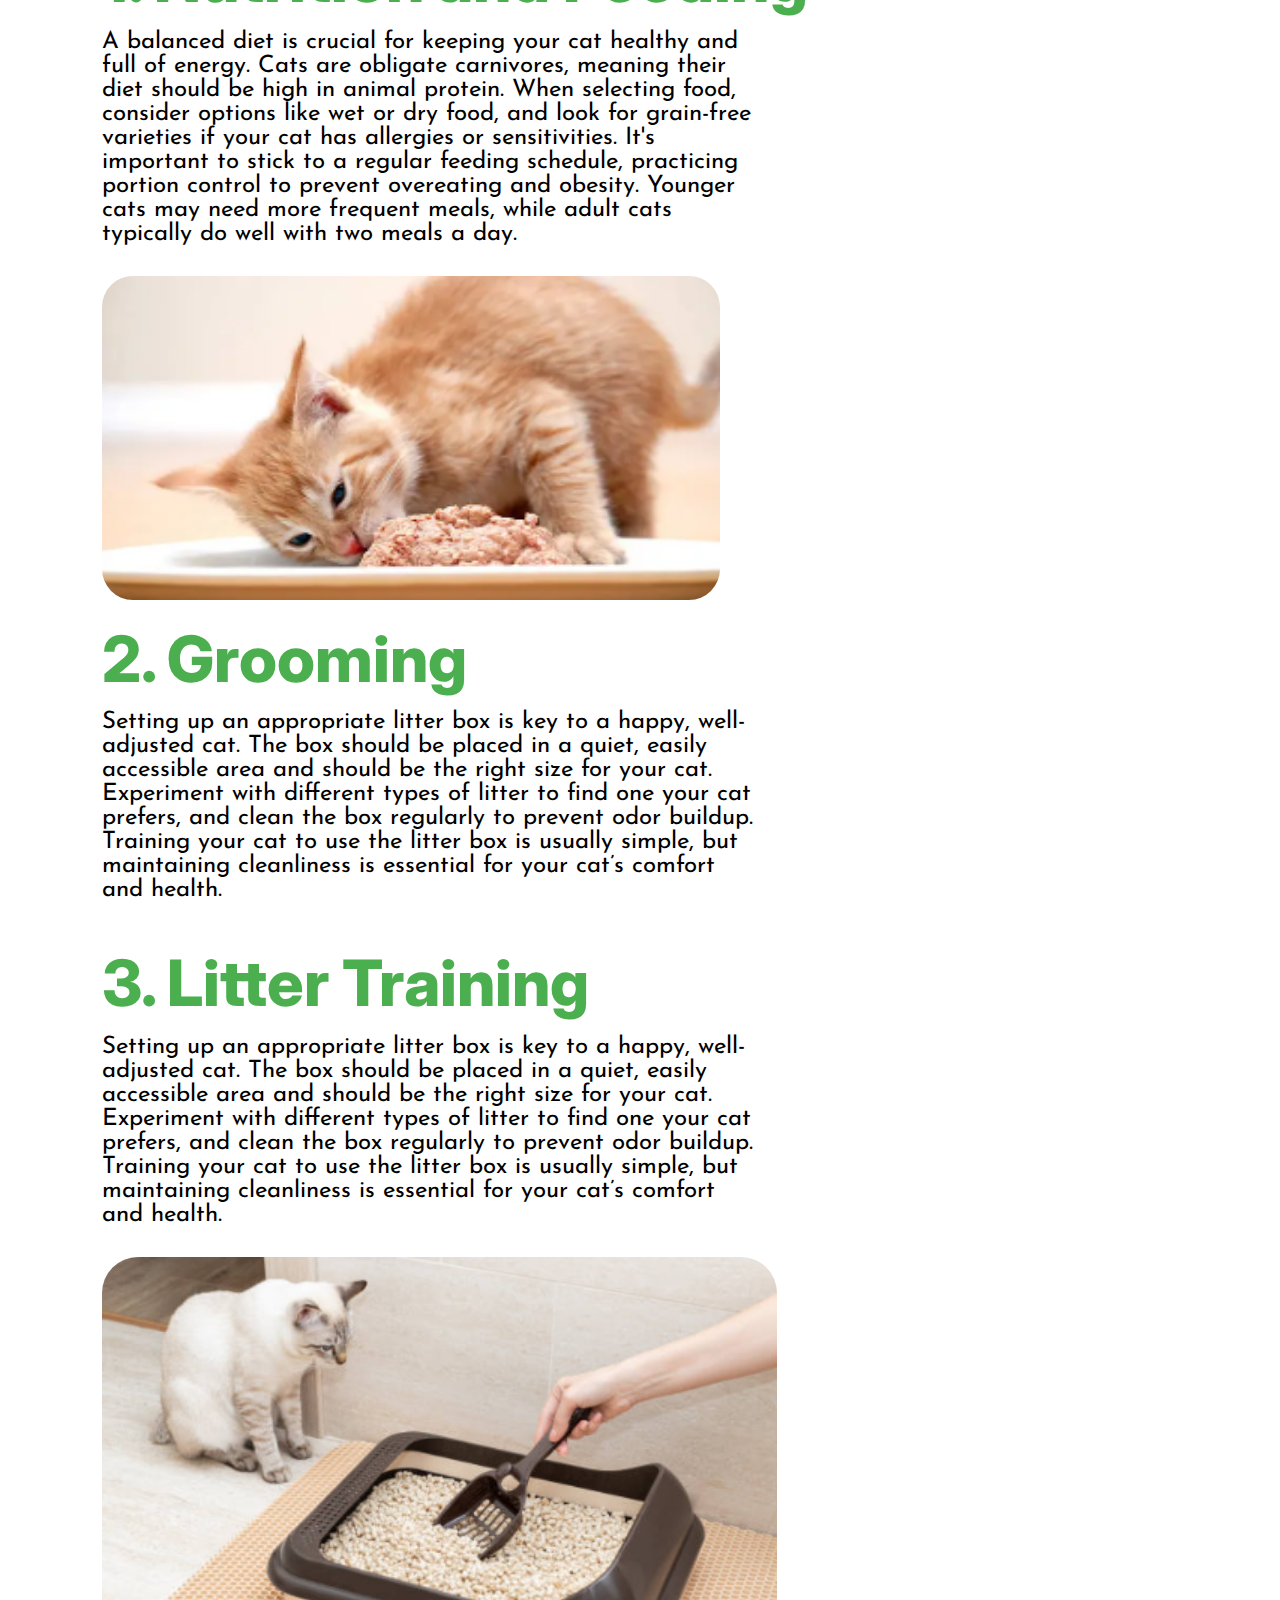
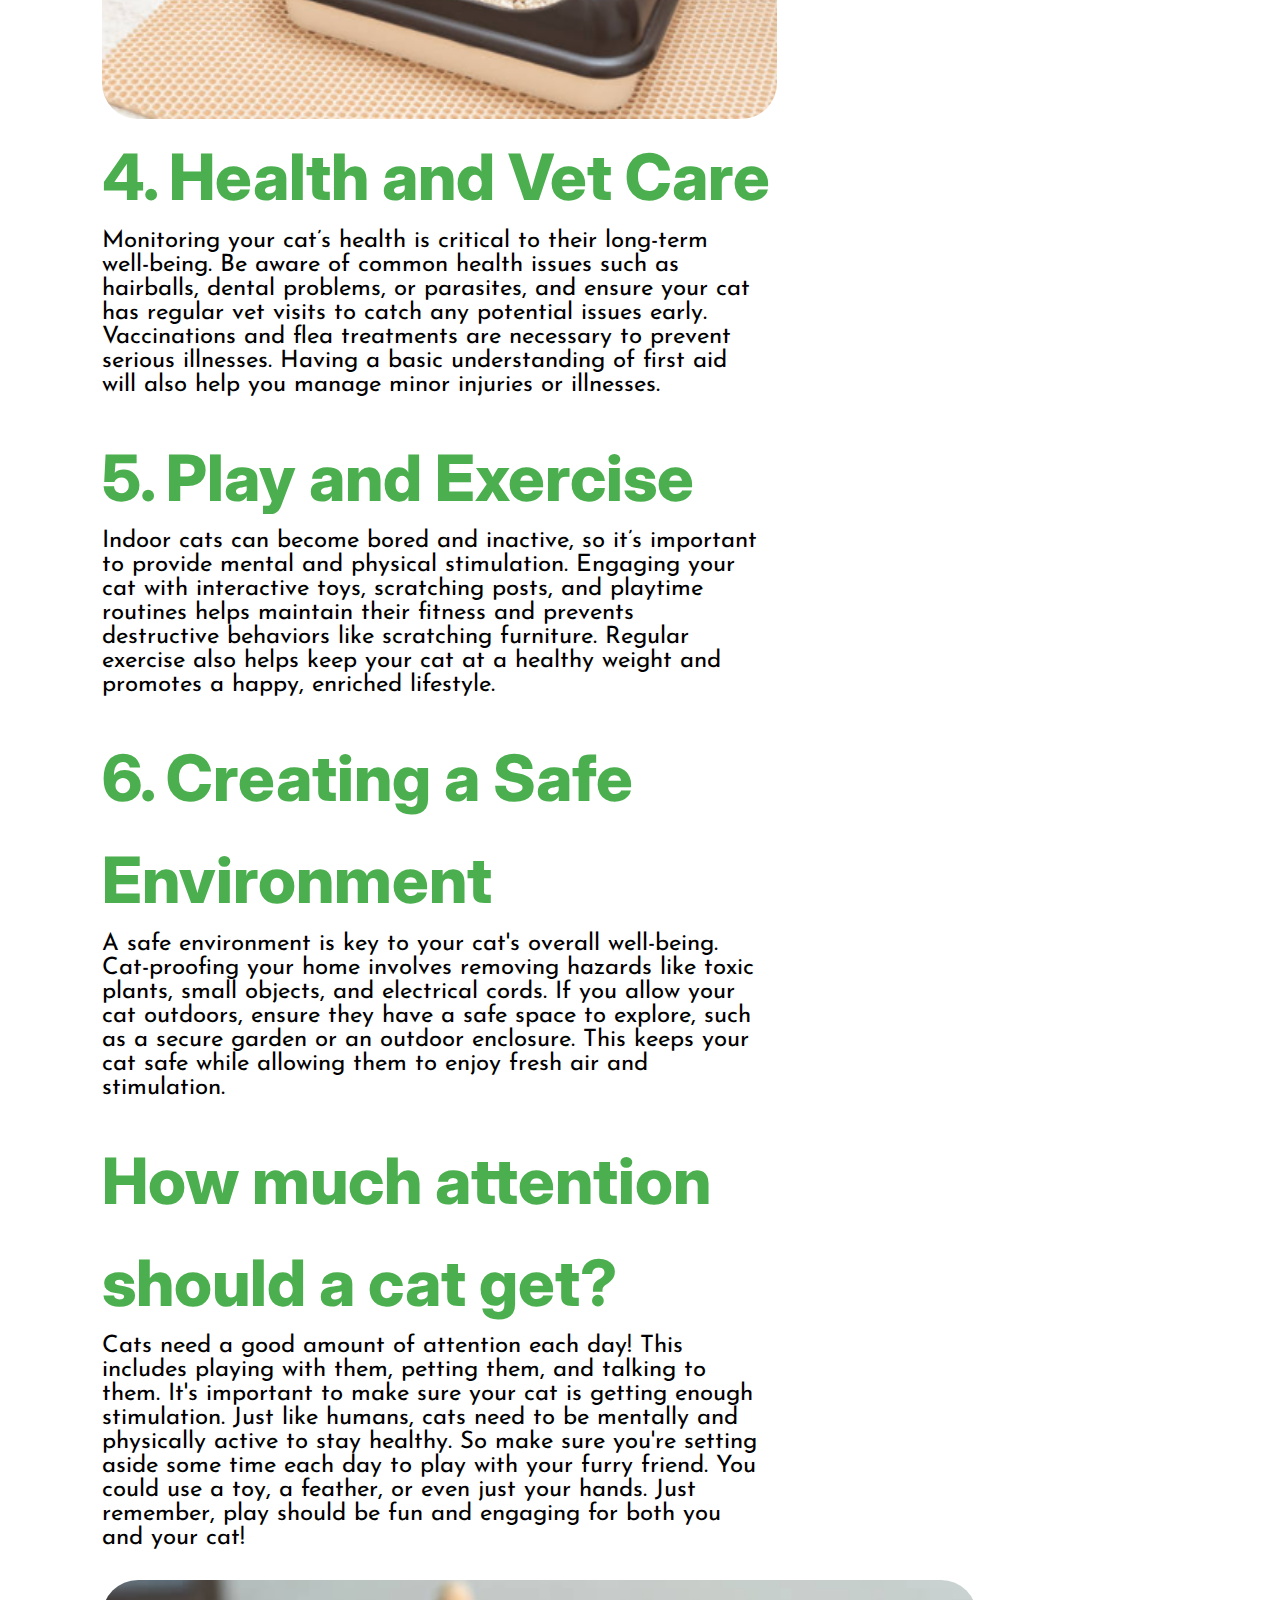
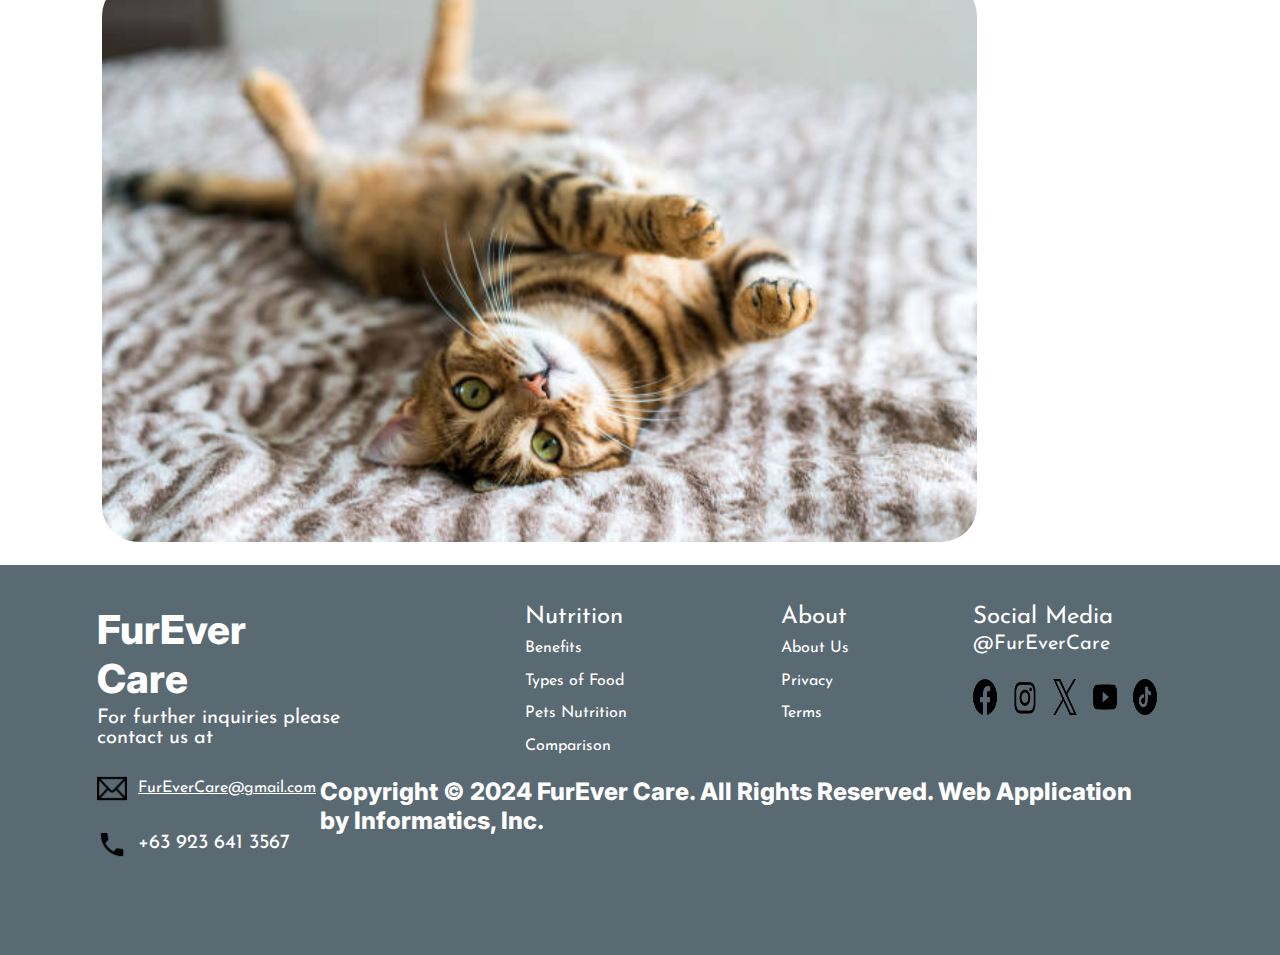
<file: cat.html>
<!DOCTYPE html>
<html lang="en">
<head>
    <meta charset="UTF-8">
    <meta name="viewport" content="width=device-width, initial-scale=1.0">
    <title>FurEver Care</title>
    <link rel="icon" href="icons/favicon.png" type="image/png">
    <link rel = "stylesheet" href ="css/styles.css">
    <link rel = "stylesheet" href ="css/mediaque.css">
    <link rel="preconnect" href="https://fonts.googleapis.com">
    <link rel="preconnect" href="https://fonts.gstatic.com" crossorigin>
    <link href="https://fonts.googleapis.com/css2?family=Inter:ital,opsz,wght@0,14..32,100..900;1,14..32,100..900&family=Josefin+Sans:ital,wght@0,100..700;1,100..700&family=Labrada:ital,wght@0,100..900;1,100..900&display=swap" rel="stylesheet">
</head>
<body>
    <header class="desktop-header"> 
        <nav>
            <div class="logo">
                <h1><a href="index.html">FurEver Care</a></h1>
            </div>
            <div class="nav-wrapper">
                <ul class="nav-links">
                    <li><a href="index.html">Home</a></li>
                    <li><a href="about.html">About Us</a></li>
                    <li><a href="forum.html">Forum</a></li>
                    <li><a href="nutrition.html">Nutrition</a></li>
                </ul>
                <a href="profile.html"><img src="icons/profile.png" alt="profilee icon"></a>
            </div>
        </nav>
    </header>

    <header class="mobile-header tablet-header">
        <nav class="navbar">
            <div class="mheader-container">
                <!-- Hamburger Menu Icon -->
                <button class="menu-toggle">
                    <img src="icons/burger.png" alt="Menu">
                </button>
                
                <!-- Website Title -->
                <div class="site-title">
                    <h1><a href="index.html">FurEver Care</a></h1>
                </div>
                
                <!-- Register Button -->
                <a href="register.html" class="mobile-register-btn">Register</a>
            </div>
        </nav>
    </header>

    <!-- Sidebar -->
    <aside class="left-sidebar">
        <div class="profile-section">
            <img src="images/Forum/mark.PNG" alt="Profile Picture" class="profile-pics">
            <h2>Mark Oliver</h2>
            <p>markoliver@gmail.com</p>
            <button class="edit-profile-btns"> <a href="profile.html">Edit Profile</a></button>
        </div>
        <ul class="menu-list">
            <li><a href="index.html">Home</a></li>
            <li><a href="about.html">About Us</a></li>
            <li><a href="forum.html">Forum</a></li>
            <li><a href="nutrition.html">Nutrition</a></li>
        </ul>
        <button class="logout-btn">Logout</button>
        <a href="terms.html" class="terms-policy">Terms and Policy</a>
    </aside>

    <div class="pet-bg">
        <img src="images/Pets/cat.PNG" alt="Pet Picture" class="pet-img" />
    </div>


    <!-- Tips Container -->
    <div class="care-tips-container">
        <div class="tips-left-section">
            <h2>Responsible Cat Care Tips</h2>
            <p class="space">
                Caring for a cat goes beyond providing food and shelter—it 
                requires understanding their unique needs and behaviors. 
                Cats are independent creatures, but they still rely on their 
                owners for proper nutrition, regular grooming, and a stimulating 
                environment. By maintaining a balanced diet and a clean living space, 
                you can ensure your cat stays healthy and happy. Regular vet visits 
                and vaccinations are also essential in preventing common health issues, 
                keeping your feline friend in the best shape possible.
            </p>
            <p>
                Beyond physical care, responsible cat ownership means understanding your cat’s 
                emotional and social needs. Providing toys and interactive playtime helps to keep 
                boredom at bay and strengthens the bond you share. Monitoring their behavior is key 
                to ensuring they’re content, and positive reinforcement is an excellent method for 
                teaching good behavior. Learning to read your cat’s body language and respecting 
                their boundaries is key to building a trusting and loving relationship!
            </p>

            <h2>Planning to Get a Cat?</h2>
            <p>
                Getting a cat is a big decision! Here’s a reminder of things to consider before 
                bringing a furry friend home:
            </p>

            <h3>Responsibility:</h3>
            <ul>
                <li>
                    Cats need food, water, litter box care, and veterinary attention. 
                    Are you prepared to commit to these needs for their entire lifespan, 
                    which can be 15 years or more?
                </li>
            </ul>

            <h3>Lifestyle</h3>
            <ul>
                <li>
                    Do you have the time and energy to play with a cat and provide 
                    them with attention? Cats can be social animals, and they need mental 
                    stimulation and interaction.
                </li>
            </ul>


            <h3>Space:</h3>
                <ul>
                    <li>
                        Do you have enough space for a cat to roam and explore? 
                        Cats need room to move around, climb, and play.
                    </li>
                </ul>

            <h3>Allergies:</h3>
                <ul>
                    <li>
                        Are you or anyone in your household allergic to cats? 
                        If so, you may need to consider a hypoallergenic breed 
                        or a cat-friendly alternative.
            
                    </li>
                </ul>
                
            <h3>Budget:</h3>
            <ul>
                <li>
                    Be prepared for the costs of food, litter, toys, vet care, 
                    and potential emergencies.
                </li>
            </ul>


            <h3>Research:</h3>
                <ul>
                    <li>
                        Learn about different cat breeds and their personalities 
                        to find a good match for your home.
                    </li>
                </ul>

            <h3>Adoption:</h3>
            <ul>
                <li>
                    Consider adopting a cat from a shelter or rescue organization. 
                    This gives a cat a loving home and reduces the 
                    number of homeless animals.
                </li>
            </ul>

            <p><span>Remember:</span> Getting a cat is a wonderful experience, but it's a commitment! Be sure you're ready to provide a loving and responsible home for your feline friend.</p>


            <h2>Cat Supply Checklist</h2>
            <ul>
                <li><span class="tips-blue">Litter Box:</span> A clean litter box is essential for feline hygiene.</li>
                <li><span class="tips-blue">Litter Scoop:</span> To remove soiled clumps of cat litter from the box, leaving behind clean litter.</li>
                <li><span class="tips-blue">Litter Sand:</span> Absorbs urine and feces in a cat’s litter box.</li>
                <li><span class="tips-blue">Food and Water:</span> Cats need a balanced diet of high-quality food and fresh water.</li>
                <li><span class="tips-blue">Sleeping Area:</span> A comfortable bed or other designated sleeping area.</li>
                <li><span class="tips-blue">Scratching Post:</span> A scratching post helps cats maintain their claws and satisfy their natural instincts.</li>
                <li><span class="tips-blue">Toys:</span> Toys provide mental stimulation and entertainment for cats.</li>
                <li><span class="tips-blue">Grooming Supplies:</span> Brushes and combs for cat coats.</li>
                <li><span class="tips-blue">Carrier:</span> A carrier is important for vet visits and travel.</li>
                <li><span class="tips-blue">Collar and ID Tag:</span> A collar with an ID tag helps identify your cat if they get lost.</li>
            </ul>

            <h2>1. Nutrition and Feeding</h2>
            <p>
                A balanced diet is crucial for keeping your cat healthy and full of energy. Cats are obligate carnivores, 
                meaning their diet should be high in animal protein. When selecting food, consider options like wet or 
                dry food, and look for grain-free varieties if your cat has allergies or sensitivities. 
                It's important to stick to a regular feeding schedule, practicing portion control to prevent 
                overeating and obesity. Younger cats may need more frequent meals, while adult cats typically  
                do well with two meals a day.
            </p>

            <img src="images/Pets/cats/cat1.PNG" alt="cat eating" class="pet1"/>

            <h2>2. Grooming</h2>
            <p>
                Setting up an appropriate litter box is key to a happy, well-adjusted cat. The box should be placed 
                in a quiet, easily accessible area and should be the right size for your cat. Experiment with 
                different types of litter to find one your cat prefers, and clean the box regularly to prevent odor buildup. 
                Training your cat to use the litter box is usually simple, but maintaining cleanliness is essential 
                for your cat’s comfort and health.
            </p>

            <h2>3. Litter Training</h2>
            <p>
                Setting up an appropriate litter box is key to a happy, well-adjusted cat. The box should be placed in a 
                quiet, easily accessible area and should be the right size for your cat. Experiment with different types 
                of litter to find one your cat prefers, and clean the box regularly to prevent odor buildup. 
                Training your cat to use the litter box is usually simple, but maintaining cleanliness is essential 
                for your cat’s comfort and health.
            </p>

            <img src="images/Pets/cats/cat2.PNG" alt="cat training" class="pet2"/>

            <h2>4. Health and Vet Care</h2>
            <p>
                Monitoring your cat’s health is critical to their long-term well-being. 
                Be aware of common health issues such as hairballs, dental problems, or parasites, 
                and ensure your cat has regular vet visits to catch any potential issues early. 
                Vaccinations and flea treatments are necessary to prevent serious illnesses. 
                Having a basic understanding of first aid will also help you manage minor injuries or illnesses.
            </p>

            <h2>5. Play and Exercise</h2>
            <p>
                Indoor cats can become bored and inactive, so it’s important to provide mental and physical stimulation. 
                Engaging your cat with interactive toys, scratching posts, and playtime routines helps maintain 
                their fitness and prevents destructive behaviors like scratching furniture. Regular exercise 
                also helps keep your cat at a healthy weight and promotes a happy, enriched lifestyle.
            </p>

            <h2>6. Creating a Safe Environment</h2>
            <p>
                A safe environment is key to your cat's overall well-being. Cat-proofing your home involves 
                removing hazards like toxic plants, small objects, and electrical cords. If you allow your cat outdoors, 
                ensure they have a safe space to explore, such as a secure garden or an outdoor enclosure. 
                This keeps your cat safe while allowing them to enjoy fresh air and stimulation.
            </p>

            <h2>How much attention should a cat get?</h2>
            <p>
                Cats need a good amount of attention each day! This includes playing with them, petting them, and 
                talking to them. It's important to make sure your cat is getting enough stimulation. Just like humans, 
                cats need to be mentally and physically active to stay healthy. So make sure you're setting aside 
                some time each day to play with your furry friend. You could use a toy, a feather, or even just your hands. 
                Just remember, play should be fun and engaging for both you and your cat!
            </p>

            <img src="images/Pets/cats/cat3.PNG" alt="cat cutie" class="pet3">

        </div>

        <div class="tips-right-section">
            <div class="related-forum-discussions">
                <h2>Related Forum Discussions</h2>
                
                <div class="forum-item">
                    <img src="images/Pets/cats/ad1.PNG" alt="Litter Box Image">
                    <div class="forum-info">
                        <p class="category">Training • Pet Care • Health</p>
                        <p class="title">Best Places for a Litter Box in Your Home</p>
                    </div>
                </div>
                
                <div class="forum-item">
                    <img src="images/Pets/cats/ad2.PNG" alt="Healthy Cat Food Image">
                    <div class="forum-info">
                        <p class="category">Training • Pet Care • Health</p>
                        <p class="title">No.1 Healthy Cat Food</p>
                    </div>
                </div>
            </div>
            
        </div>
    </div>


    <!-- Desktop Footer Section -->
    <footer class="desktop-footer">
        <div class="footer-container">
          <div class="footer-content">
            
            <!-- Contact Information -->
            <div class="footer-section footer-inquire">
              <h3>FurEver Care</h3>
              <p>For further inquiries please contact us at</p>
              <p>
                <img src="icons/mail.png" alt="Email icon" class="icon"> 
                <a href="mailto:FurEverCare@gmail.com">FurEverCare@gmail.com</a>
              </p>
              <p>
                <img src="icons/phone.png" alt="Phone icon" class="icon"> 
                +63 923 641 3567
              </p>
            </div>
            
            <!-- Nutrition Links -->
            <div class="footer-section footer-nutrition">
              <h4>Nutrition</h4>
              <ul>
                <li><a href="nutrition.html#benefits">Benefits</a></li>
                <li><a href="nutrition.html#types">Types of Food</a></li>
                <li><a href="nutrition.html#nutrition">Pets Nutrition</a></li>
                <li><a href="nutrition.html#comparison">Comparison</a></li>
              </ul>
            </div>
            
            <!-- About Links -->
            <div class="footer-section footer-about">
                <h4>About</h4>
                <ul>
                  <li><a href="about.html">About Us</a></li>
                  <li><a href="terms.html#privacy">Privacy</a></li>
                  <li><a href="terms.html#terms">Terms</a></li>
                </ul>
              </div>
            
            <!-- Social Media Icons -->
            <div class="footer-section footer-socials">
                <h4>Social Media</h4>
                <p>@FurEverCare</p>
                  <p>
                      <a href="https://www.facebook.com/profile.php?id=61555428561983" target="_blank"><img src="icons/facebook.png" alt="Facebook icon" class="social-icon"></a>
                      <a href="https://www.instagram.com/keep.pet/" target="_blank"><img src="icons/insta.png" alt="Instagram icon" class="social-icon"></a>
                      <a href="https://x.com/biscuitpetcare" target="_blank"><img src="icons/twitter.png" alt="X icon" class="social-icon"></a>
                      <a href="https://www.youtube.com/@Petcareamanvashisht" target="_blank"><img src="icons/youtube.png" alt="YouTube icon" class="social-icon"></a>
                      <a href="https://www.tiktok.com/@petcarelifestyle?lang=en" target="_blank"><img src="icons/tiktok.png" alt="TikTok icon" class="social-icon"></a>
                  </p>
              
              </div>
            
    
          </div>

            <h2 class="copyright">
                Copyright © 2024 FurEver Care. All Rights Reserved. Web Application by Informatics, Inc.
            </h2>
        </div>
      </footer>


      <footer class="mobile-footer">
        <div class="mobile-footer-container">
            <!-- Contact Information -->
            <div class="mobile-footer-section mobile-footer-inquire">
                <h3>FurEver Care</h3>
                <p>For further inquiries please contact us at</p>
                <p>
                  <img src="icons/mail.png" alt="Email icon" class="icon"> 
                  <a href="mailto:FurEverCare@gmail.com">FurEverCare@gmail.com</a>
                </p>
                <p>
                  <img src="icons/phone.png" alt="Phone icon" class="icon"> 
                  +63 923 641 3567
                </p>
              </div>

              <div class="footer-arrow-container">
                <div class="mobile-footer-elements nutrition-toggle">
                    <h5>NUTRITION</h5>
                    <img src ="icons/arrow-down.png" alt="arrow down" class="mobile-arrows"/>            
                </div>

                <div class="footer-nutrition-section">
                    <ul class="nutrition-list">
                        <li><a href="nutrition.html#benefits">Benefits</a></li>
                        <li><a href="nutrition.html#nutrition">Pets Nutrition</a></li>
                        <li><a href="nutrition.html#comparison">Comparison</a></li>
                    </ul>
                </div>

                <hr>

                <div class="mobile-footer-elements about-toggle">
                    <h5>ABOUT</h5>
                    <img src ="icons/arrow-down.png" alt="arrow down"  class="mobile-arrows"/>            
                </div>

                <div class="footer-about-section">
                    <ul class="about-list">
                        <li><a href="about.html">About Us</a></li>
                        <li><a href="terms.html#privacy">Privacy</a></li>
                        <li><a href="terms.html#terms">Terms</a></li>
                    </ul>
                </div>

                <hr>

                <div class="mobile-footer-elements mobile-last-footer">
                    <h5>SOCIAL MEDIA</h5>
                    <div class="mobile-footer-socials">
                        <p>
                            <a href="https://www.facebook.com/profile.php?id=61555428561983" target="_blank"><img src="icons/facebook.png" alt="Facebook icon" class="social-icon"></a>
                            <a href="https://www.instagram.com/keep.pet/" target="_blank"><img src="icons/insta.png" alt="Instagram icon" class="social-icon"></a>
                            <a href="https://x.com/biscuitpetcare" target="_blank"><img src="icons/twitter.png" alt="X icon" class="social-icon"></a>
                            <a href="https://www.youtube.com/@Petcareamanvashisht" target="_blank"><img src="icons/youtube.png" alt="YouTube icon" class="social-icon"></a>
                            <a href="https://www.tiktok.com/@petcarelifestyle?lang=en" target="_blank"><img src="icons/tiktok.png" alt="TikTok icon" class="social-icon"></a>
                        </p>
                    </div>           
                </div>
                

              </div>

              <h4>Copyright © 2024 FurEver Care All Rights Reserved.</h4>

        </div>
      </footer>


      <script src="js/main.js"></script>
</body>
</html>
</file>
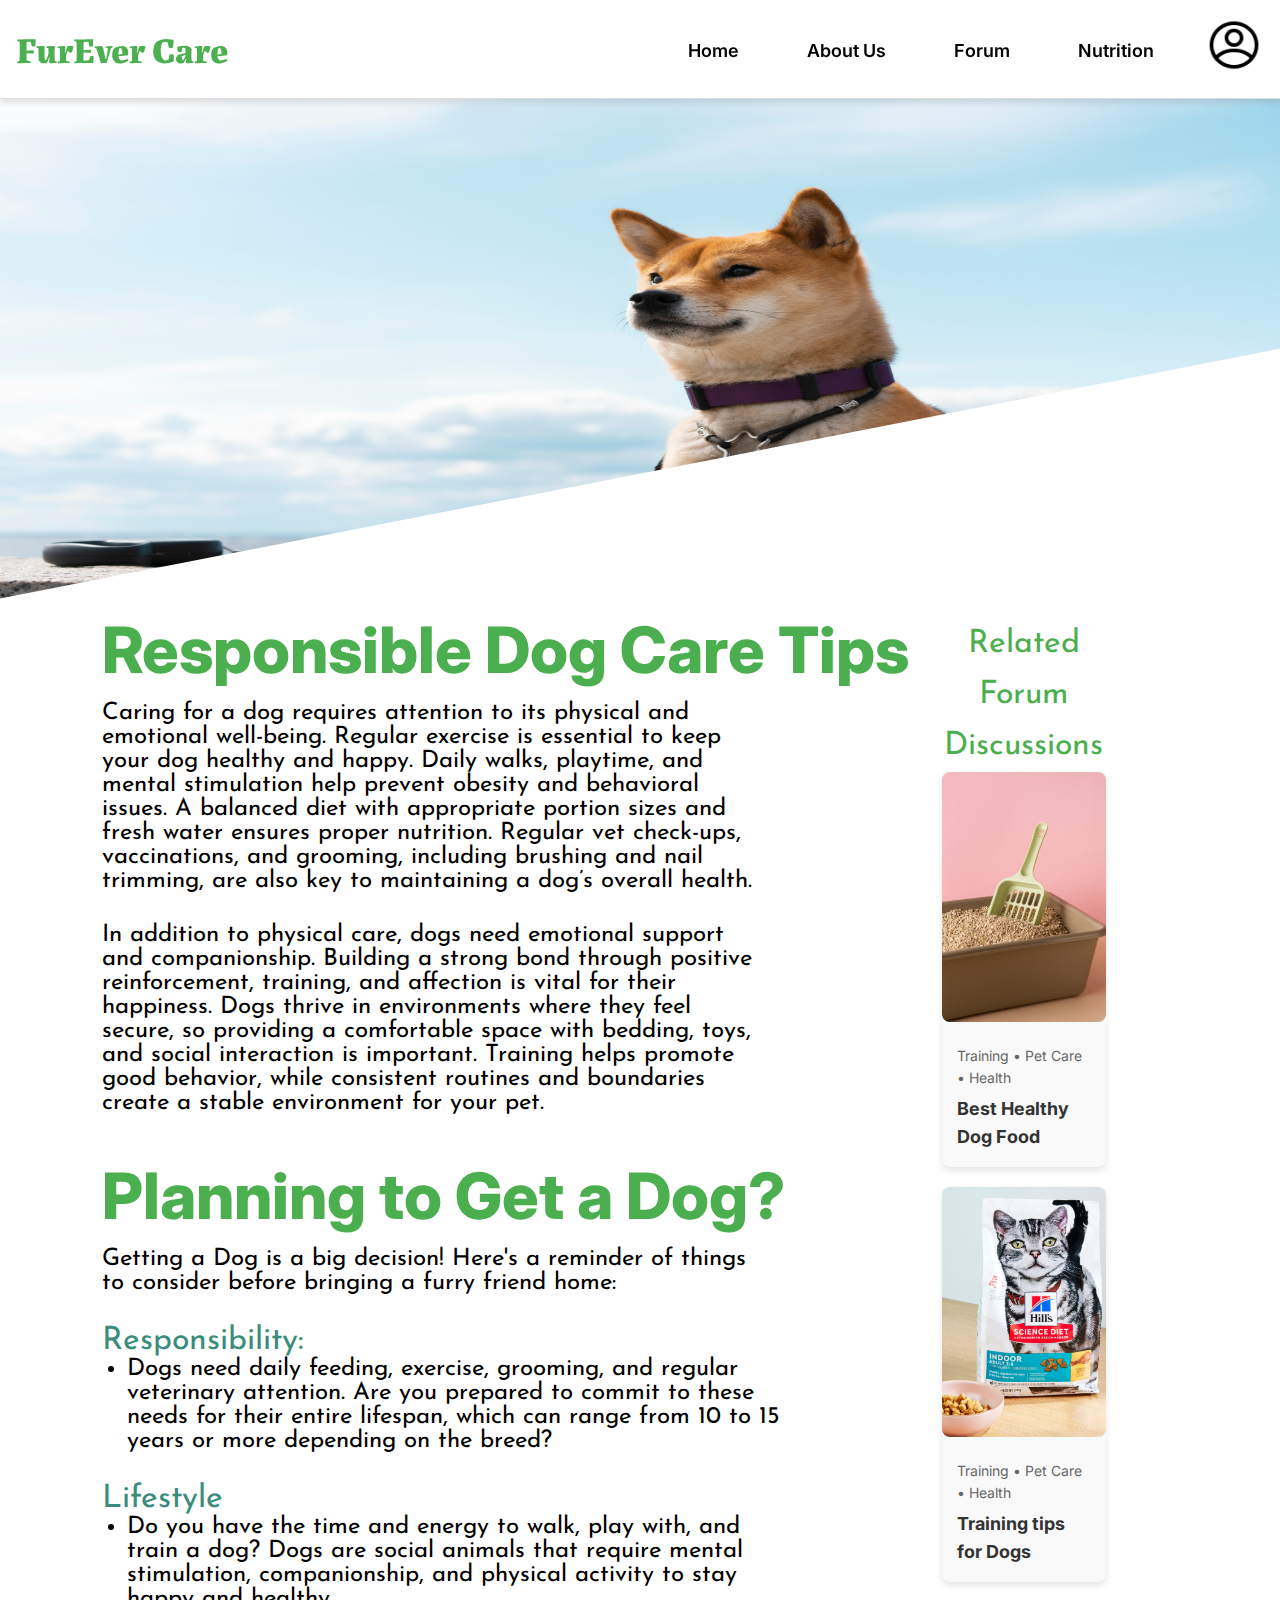
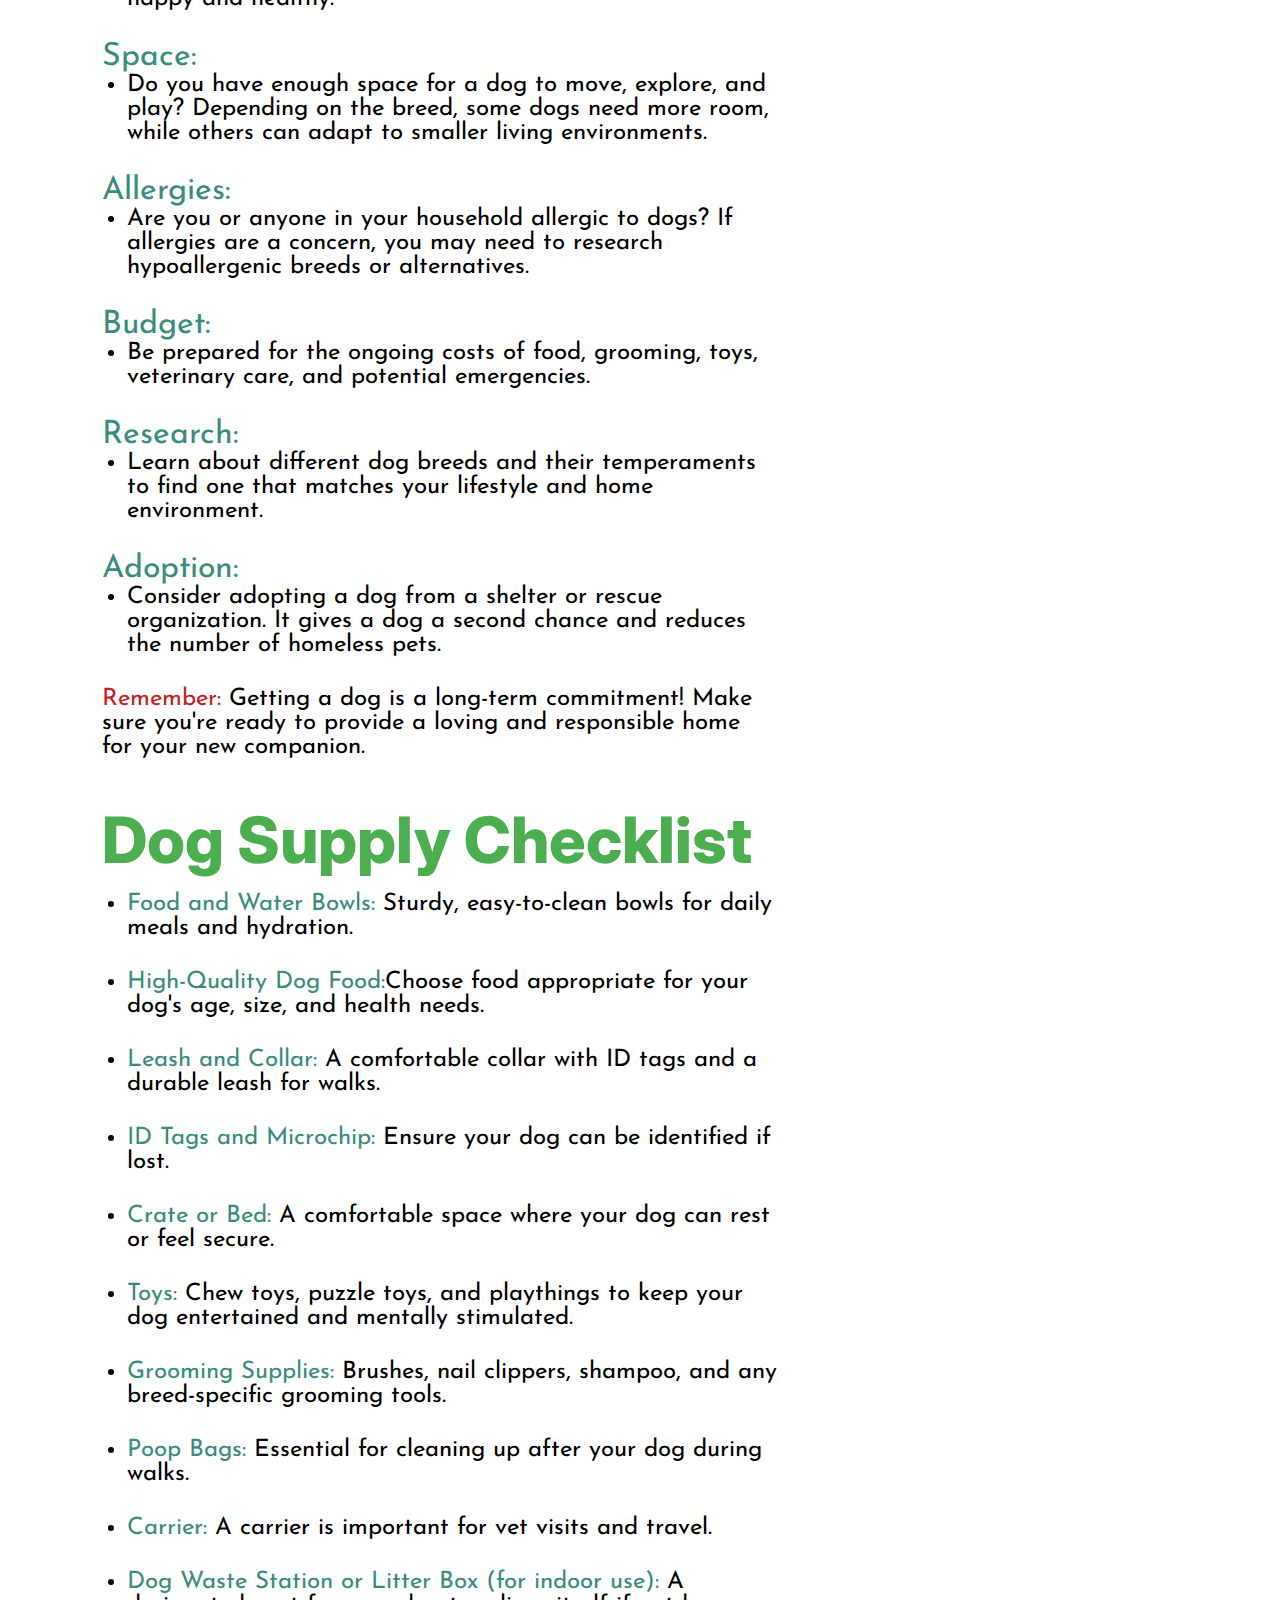
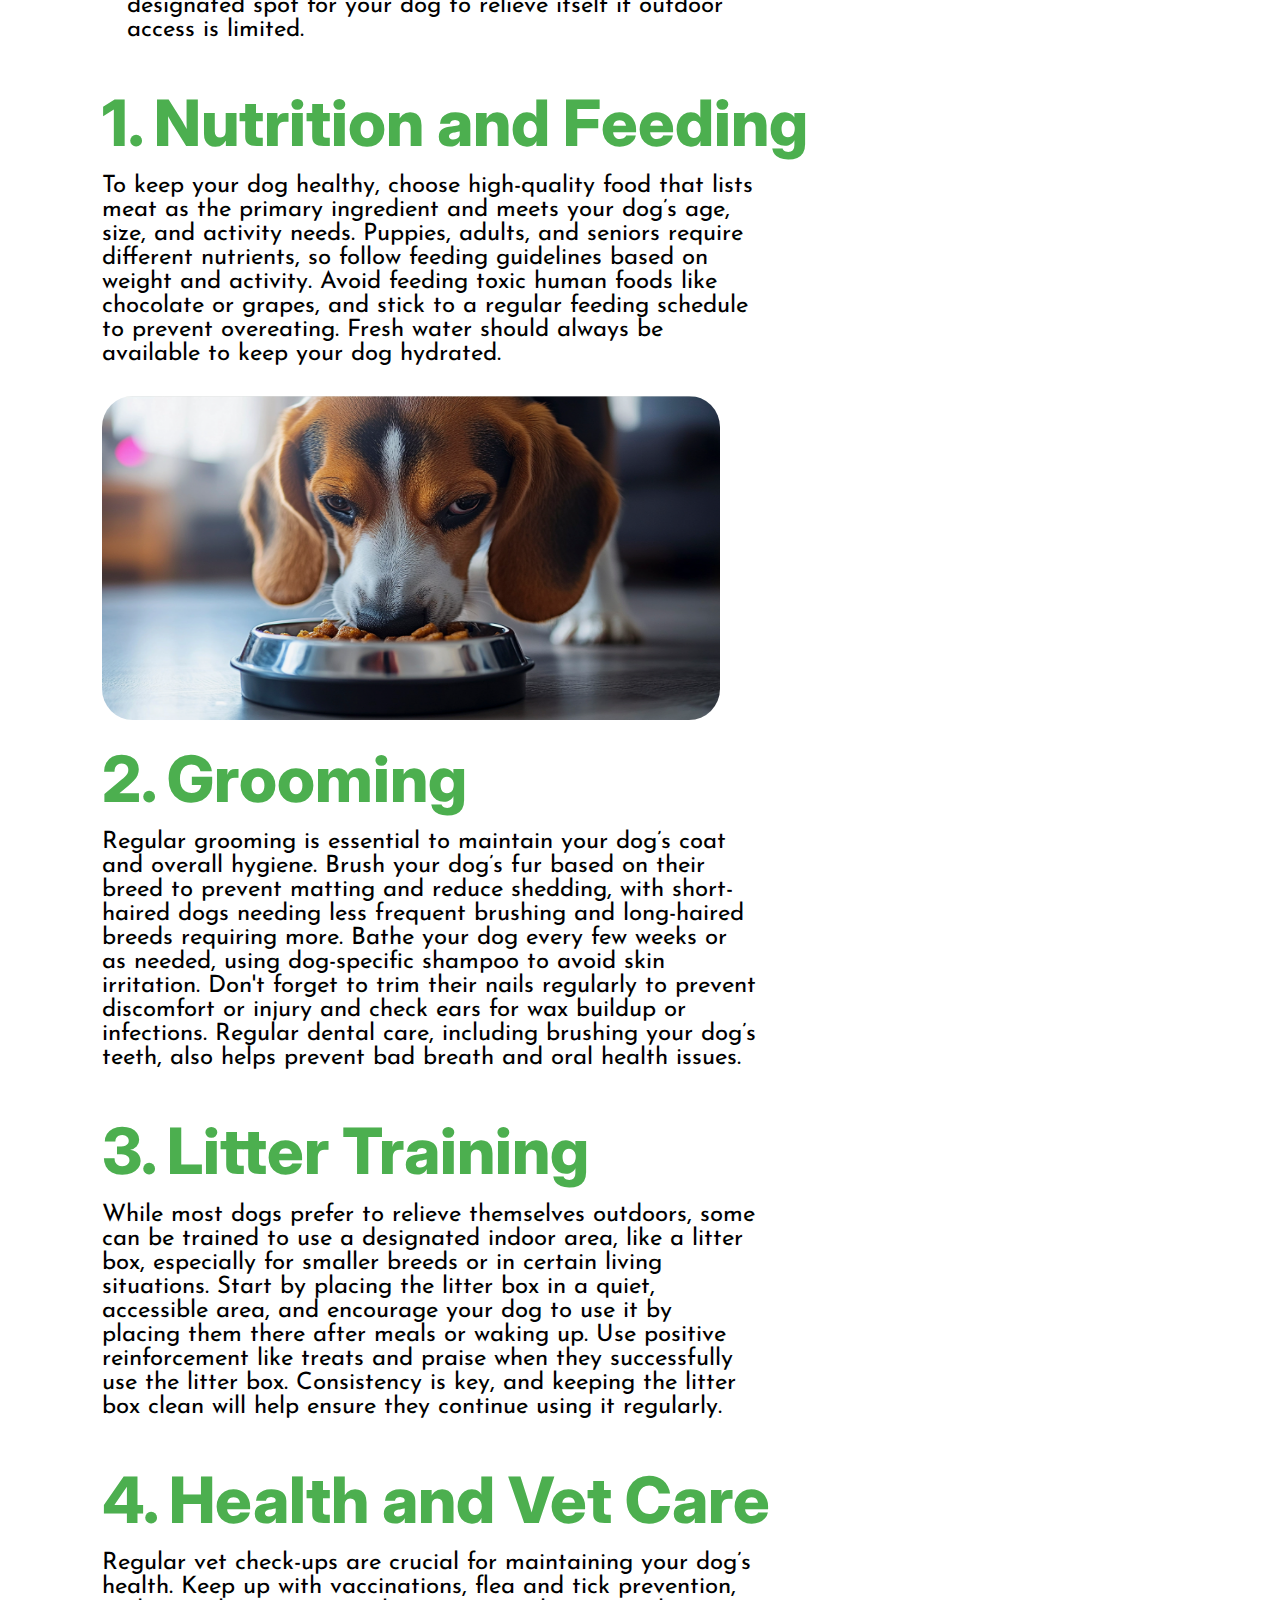
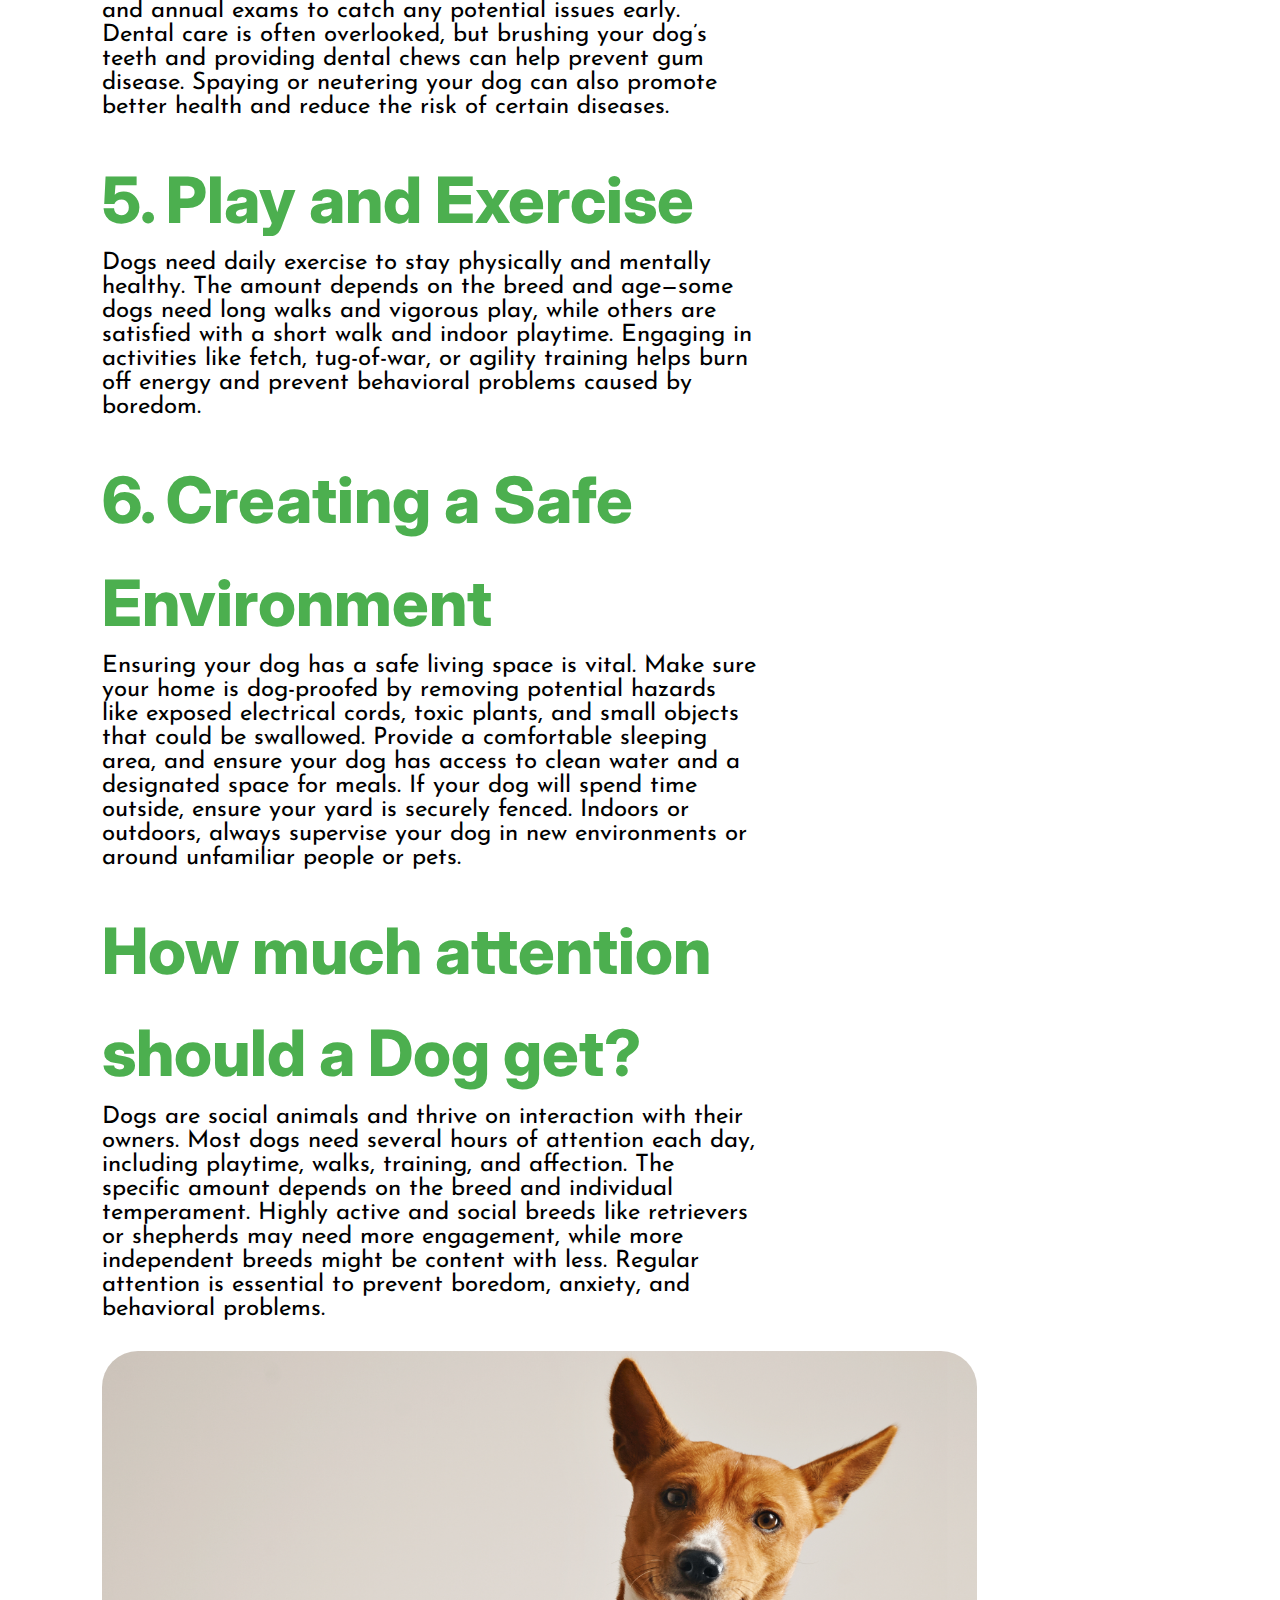
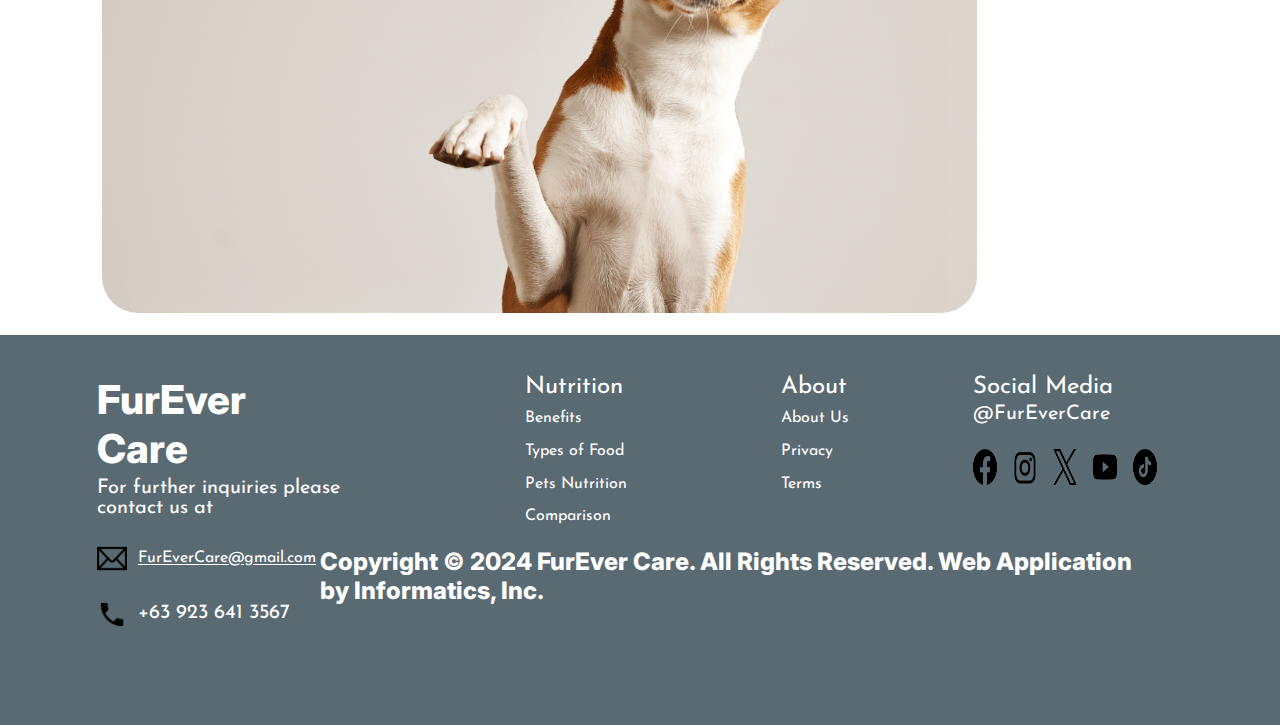
<file: dog.html>
<!DOCTYPE html>
<html lang="en">
<head>
    <meta charset="UTF-8">
    <meta name="viewport" content="width=device-width, initial-scale=1.0">
    <title>FurEver Care</title>
    <link rel="icon" href="icons/favicon.png" type="image/png">
    <link rel = "stylesheet" href ="css/styles.css">
    <link rel = "stylesheet" href ="css/mediaque.css">
    <link rel="preconnect" href="https://fonts.googleapis.com">
    <link rel="preconnect" href="https://fonts.gstatic.com" crossorigin>
    <link href="https://fonts.googleapis.com/css2?family=Inter:ital,opsz,wght@0,14..32,100..900;1,14..32,100..900&family=Josefin+Sans:ital,wght@0,100..700;1,100..700&family=Labrada:ital,wght@0,100..900;1,100..900&display=swap" rel="stylesheet">
</head>
<body>
    <header class="desktop-header"> 
        <nav>
            <div class="logo">
                <h1><a href="index.html">FurEver Care</a></h1>
            </div>
            <div class="nav-wrapper">
                <ul class="nav-links">
                    <li><a href="index.html">Home</a></li>
                    <li><a href="about.html">About Us</a></li>
                    <li><a href="forum.html">Forum</a></li>
                    <li><a href="nutrition.html">Nutrition</a></li>
                </ul>
                <a href="profile.html"><img src="icons/profile.png" alt="profilee icon"></a>
            </div>
        </nav>
    </header>

    <header class="mobile-header tablet-header">
        <nav class="navbar">
            <div class="mheader-container">
                <!-- Hamburger Menu Icon -->
                <button class="menu-toggle">
                    <img src="icons/burger.png" alt="Menu">
                </button>
                
                <!-- Website Title -->
                <div class="site-title">
                    <h1><a href="index.html">FurEver Care</a></h1>
                </div>
                
                <!-- Register Button -->
                <a href="register.html" class="mobile-register-btn">Register</a>
            </div>
        </nav>
    </header>

    <!-- Sidebar -->
    <aside class="left-sidebar">
        <div class="profile-section">
            <img src="images/Forum/mark.PNG" alt="Profile Picture" class="profile-pics">
            <h2>Mark Oliver</h2>
            <p>markoliver@gmail.com</p>
            <button class="edit-profile-btns"> <a href="profile.html">Edit Profile</a></button>
        </div>
        <ul class="menu-list">
            <li><a href="index.html">Home</a></li>
            <li><a href="about.html">About Us</a></li>
            <li><a href="forum.html">Forum</a></li>
            <li><a href="nutrition.html">Nutrition</a></li>
        </ul>
        <button class="logout-btn">Logout</button>
        <a href="terms.html" class="terms-policy">Terms and Policy</a>
    </aside>

    <div class="pet-bg">
        <img src="images/Pets/dog.PNG" alt="Pet Picture" class="pet-img" />
    </div>


    <!-- Tips Container -->
    <div class="care-tips-container">
        <div class="tips-left-section">
            <h2>Responsible Dog Care Tips</h2>
            <p class="space">
                Caring for a dog requires attention to its physical and emotional 
                well-being. Regular exercise is essential to keep your dog healthy and happy. 
                Daily walks, playtime, and mental stimulation help prevent obesity and behavioral issues. 
                A balanced diet with appropriate portion sizes and fresh water ensures proper nutrition. 
                Regular vet check-ups, vaccinations, and grooming, including brushing and nail trimming, 
                are also key to maintaining a dog’s overall health.
            </p>
            <p>
                In addition to physical care, dogs need emotional support and companionship. 
                Building a strong bond through positive reinforcement, training, and affection 
                is vital for their happiness. Dogs thrive in environments where they feel secure, 
                so providing a comfortable space with bedding, toys, and social interaction is important. 
                Training helps promote good behavior, while consistent routines and boundaries 
                create a stable environment for your pet.
            </p>

            <h2>Planning to Get a Dog?</h2>
            <p>
                Getting a Dog is a big decision! Here's a reminder of things to consider 
                before bringing a furry friend home:
            </p>

            <h3>Responsibility:</h3>
            <ul>
                <li>
                    Dogs need daily feeding, exercise, grooming, and regular veterinary attention. 
                    Are you prepared to commit to these needs for their entire lifespan, which can 
                    range from 10 to 15 years or more depending on the breed?
                </li>
            </ul>

            <h3>Lifestyle</h3>
            <ul>
                <li>
                    Do you have the time and energy to walk, play with, and train a dog? 
                    Dogs are social animals that require mental stimulation, companionship, 
                    and physical activity to stay happy and healthy.
                </li>
            </ul>


            <h3>Space:</h3>
                <ul>
                    <li>
                        Do you have enough space for a dog to move, explore, and play? 
                        Depending on the breed, some dogs need more room, while others 
                        can adapt to smaller living environments.
                    </li>
                </ul>

            <h3>Allergies:</h3>
                <ul>
                    <li>
                        Are you or anyone in your household allergic to dogs? 
                        If allergies are a concern, you may need to research 
                        hypoallergenic breeds or alternatives.
                    </li>
                </ul>
                
            <h3>Budget:</h3>
            <ul>
                <li>
                    Be prepared for the ongoing costs of food, grooming, 
                    toys, veterinary care, and potential emergencies.
                </li>
            </ul>


            <h3>Research:</h3>
                <ul>
                    <li>
                        Learn about different dog breeds and their temperaments 
                        to find one that matches your lifestyle and home environment.
                    </li>
                </ul>

            <h3>Adoption:</h3>
            <ul>
                <li>
                    Consider adopting a dog from a shelter or rescue organization. 
                    It gives a dog a second chance and reduces the number of homeless pets.
                </li>
            </ul>

            <p><span>Remember:</span> Getting a dog is a long-term commitment! Make sure you're ready to provide a loving and responsible home for your new companion.</p>


            <h2>Dog Supply Checklist</h2>
            <ul>
                <li><span class="tips-blue">Food and Water Bowls:</span> Sturdy, easy-to-clean bowls for daily meals and hydration.</li>
                <li><span class="tips-blue">High-Quality Dog Food:</span>Choose food appropriate for your dog's age, size, and health needs.</li>
                <li><span class="tips-blue">Leash and Collar:</span> A comfortable collar with ID tags and a durable leash for walks.</li>
                <li><span class="tips-blue">ID Tags and Microchip:</span> Ensure your dog can be identified if lost.</li>
                <li><span class="tips-blue">Crate or Bed:</span> A comfortable space where your dog can rest or feel secure.</li>
                <li><span class="tips-blue">Toys:</span> Chew toys, puzzle toys, and playthings to keep your dog entertained and mentally stimulated.</li>
                <li><span class="tips-blue">Grooming Supplies:</span> Brushes, nail clippers, shampoo, and any breed-specific grooming tools.</li>
                <li><span class="tips-blue">Poop Bags:</span> Essential for cleaning up after your dog during walks.</li>
                <li><span class="tips-blue">Carrier:</span> A carrier is important for vet visits and travel.</li>
                <li><span class="tips-blue">Dog Waste Station or Litter Box (for indoor use):</span> A designated spot for your dog to relieve itself if outdoor access is limited.</li>
            </ul>

            <h2>1. Nutrition and Feeding</h2>
            <p>
                To keep your dog healthy, choose high-quality food that lists meat as the 
                primary ingredient and meets your dog’s age, size, and activity needs. 
                Puppies, adults, and seniors require different nutrients, so follow 
                feeding guidelines based on weight and activity. Avoid feeding toxic 
                human foods like chocolate or grapes, and stick to a regular feeding 
                schedule to prevent overeating. 
                Fresh water should always be available to keep your dog hydrated.
            </p>

            <img src="images/Pets/dogs/dog1.PNG" alt="cat eating" class="pet1"/>

            <h2>2. Grooming</h2>
            <p>
                Regular grooming is essential to maintain your dog’s coat and overall hygiene. 
                Brush your dog’s fur based on their breed to prevent matting and reduce shedding, 
                with short-haired dogs needing less frequent brushing and long-haired breeds requiring more. 
                Bathe your dog every few weeks or as needed, using dog-specific shampoo to avoid skin irritation. 
                Don't forget to trim their nails regularly to 
                prevent discomfort or injury and check ears for wax buildup or infections. 
                Regular dental care, including brushing your dog’s teeth, also helps prevent bad breath 
                and oral health issues.
            </p>

            <h2>3. Litter Training</h2>
            <p>
                While most dogs prefer to relieve themselves outdoors, some can be trained to use a designated 
                indoor area, like a litter box, especially for smaller breeds or in certain living situations. 
                Start by placing the litter box in a quiet, accessible area, and encourage your dog to use it 
                by placing them there after meals or waking up. Use positive reinforcement like treats and praise 
                when they successfully use the litter box. Consistency is key, and keeping the litter box clean will 
                help ensure they continue using it regularly.
            </p>

            <h2>4. Health and Vet Care</h2>
            <p>
                Regular vet check-ups are crucial for maintaining your dog’s health. 
                Keep up with vaccinations, flea and tick prevention, and annual exams 
                to catch any potential issues early. Dental care is often overlooked, 
                but brushing your dog’s teeth and providing dental chews can help prevent 
                gum disease. Spaying or neutering your dog can also promote better health and 
                reduce the risk of certain diseases.
            </p>

            <h2>5. Play and Exercise</h2>
            <p>
                Dogs need daily exercise to stay physically and mentally healthy. The amount 
                depends on the breed and age—some dogs need long walks and vigorous play, 
                while others are satisfied with a short walk and indoor playtime. Engaging in 
                activities like fetch, tug-of-war, or agility training helps burn off energy and 
                prevent behavioral problems caused by boredom.
            </p>

            <h2>6. Creating a Safe Environment</h2>
            <p>
                Ensuring your dog has a safe living space is vital. Make sure your home is dog-proofed 
                by removing potential hazards like exposed electrical cords, toxic plants, 
                and small objects that could be swallowed. Provide a comfortable sleeping area, 
                and ensure your dog has access to clean water and a designated space for meals. 
                If your dog will spend time outside, ensure your yard is securely fenced. Indoors or outdoors, 
                always supervise your dog in new environments or around unfamiliar people or pets.
            </p>

            <h2>How much attention should a Dog get?</h2>
            <p>
                Dogs are social animals and thrive on interaction with their owners. Most dogs 
                need several hours of attention each day, including playtime, walks, training, 
                and affection. The specific amount depends on the breed and individual temperament. 
                Highly active and social breeds like retrievers or shepherds may need more engagement, 
                while more independent breeds might be content with less. Regular attention is 
                essential to prevent boredom, anxiety, and behavioral problems.
            </p>

            <img src="images/Pets/dogs/dog2.PNG" alt="dog cutie" class="pet3">

        </div>

        <div class="tips-right-section">
            <div class="related-forum-discussions">
                <h2>Related Forum Discussions</h2>
                
                <div class="forum-item">
                    <img src="images/Pets/cats/ad1.PNG" alt="Litter Box Image">
                    <div class="forum-info">
                        <p class="category">Training • Pet Care • Health</p>
                        <p class="title">Best Healthy Dog Food</p>
                    </div>
                </div>
                
                <div class="forum-item">
                    <img src="images/Pets/cats/ad2.PNG" alt="Healthy Cat Food Image">
                    <div class="forum-info">
                        <p class="category">Training • Pet Care • Health</p>
                        <p class="title">Training tips for Dogs</p>
                    </div>
                </div>
            </div>
            
        </div>
    </div>


     <!-- Desktop Footer Section -->
     <footer class="desktop-footer">
        <div class="footer-container">
          <div class="footer-content">
            
            <!-- Contact Information -->
            <div class="footer-section footer-inquire">
              <h3>FurEver Care</h3>
              <p>For further inquiries please contact us at</p>
              <p>
                <img src="icons/mail.png" alt="Email icon" class="icon"> 
                <a href="mailto:FurEverCare@gmail.com">FurEverCare@gmail.com</a>
              </p>
              <p>
                <img src="icons/phone.png" alt="Phone icon" class="icon"> 
                +63 923 641 3567
              </p>
            </div>
            
            <!-- Nutrition Links -->
            <div class="footer-section footer-nutrition">
              <h4>Nutrition</h4>
              <ul>
                <li><a href="nutrition.html#benefits">Benefits</a></li>
                <li><a href="nutrition.html#types">Types of Food</a></li>
                <li><a href="nutrition.html#nutrition">Pets Nutrition</a></li>
                <li><a href="nutrition.html#comparison">Comparison</a></li>
              </ul>
            </div>
            
            <!-- About Links -->
            <div class="footer-section footer-about">
                <h4>About</h4>
                <ul>
                  <li><a href="about.html">About Us</a></li>
                  <li><a href="terms.html#privacy">Privacy</a></li>
                  <li><a href="terms.html#terms">Terms</a></li>
                </ul>
              </div>
            
            <!-- Social Media Icons -->
            <div class="footer-section footer-socials">
                <h4>Social Media</h4>
                <p>@FurEverCare</p>
                  <p>
                      <a href="https://www.facebook.com/profile.php?id=61555428561983" target="_blank"><img src="icons/facebook.png" alt="Facebook icon" class="social-icon"></a>
                      <a href="https://www.instagram.com/keep.pet/" target="_blank"><img src="icons/insta.png" alt="Instagram icon" class="social-icon"></a>
                      <a href="https://x.com/biscuitpetcare" target="_blank"><img src="icons/twitter.png" alt="X icon" class="social-icon"></a>
                      <a href="https://www.youtube.com/@Petcareamanvashisht" target="_blank"><img src="icons/youtube.png" alt="YouTube icon" class="social-icon"></a>
                      <a href="https://www.tiktok.com/@petcarelifestyle?lang=en" target="_blank"><img src="icons/tiktok.png" alt="TikTok icon" class="social-icon"></a>
                  </p>
              
              </div>
            
    
          </div>

            <h2 class="copyright">
                Copyright © 2024 FurEver Care. All Rights Reserved. Web Application by Informatics, Inc.
            </h2>
        </div>
      </footer>


      <footer class="mobile-footer">
        <div class="mobile-footer-container">
            <!-- Contact Information -->
            <div class="mobile-footer-section mobile-footer-inquire">
                <h3>FurEver Care</h3>
                <p>For further inquiries please contact us at</p>
                <p>
                  <img src="icons/mail.png" alt="Email icon" class="icon"> 
                  <a href="mailto:FurEverCare@gmail.com">FurEverCare@gmail.com</a>
                </p>
                <p>
                  <img src="icons/phone.png" alt="Phone icon" class="icon"> 
                  +63 923 641 3567
                </p>
              </div>

              <div class="footer-arrow-container">
                <div class="mobile-footer-elements nutrition-toggle">
                    <h5>NUTRITION</h5>
                    <img src ="icons/arrow-down.png" alt="arrow down" class="mobile-arrows"/>            
                </div>

                <div class="footer-nutrition-section">
                    <ul class="nutrition-list">
                        <li><a href="nutrition.html#benefits">Benefits</a></li>
                        <li><a href="nutrition.html#nutrition">Pets Nutrition</a></li>
                        <li><a href="nutrition.html#comparison">Comparison</a></li>
                    </ul>
                </div>

                <hr>

                <div class="mobile-footer-elements about-toggle">
                    <h5>ABOUT</h5>
                    <img src ="icons/arrow-down.png" alt="arrow down"  class="mobile-arrows"/>            
                </div>

                <div class="footer-about-section">
                    <ul class="about-list">
                        <li><a href="about.html">About Us</a></li>
                        <li><a href="terms.html#privacy">Privacy</a></li>
                        <li><a href="terms.html#terms">Terms</a></li>
                    </ul>
                </div>

                <hr>

                <div class="mobile-footer-elements mobile-last-footer">
                    <h5>SOCIAL MEDIA</h5>
                    <div class="mobile-footer-socials">
                        <p>
                            <a href="https://www.facebook.com/profile.php?id=61555428561983" target="_blank"><img src="icons/facebook.png" alt="Facebook icon" class="social-icon"></a>
                            <a href="https://www.instagram.com/keep.pet/" target="_blank"><img src="icons/insta.png" alt="Instagram icon" class="social-icon"></a>
                            <a href="https://x.com/biscuitpetcare" target="_blank"><img src="icons/twitter.png" alt="X icon" class="social-icon"></a>
                            <a href="https://www.youtube.com/@Petcareamanvashisht" target="_blank"><img src="icons/youtube.png" alt="YouTube icon" class="social-icon"></a>
                            <a href="https://www.tiktok.com/@petcarelifestyle?lang=en" target="_blank"><img src="icons/tiktok.png" alt="TikTok icon" class="social-icon"></a>
                        </p>
                    </div>           
                </div>
                

              </div>

              <h4>Copyright © 2024 FurEver Care All Rights Reserved.</h4>

        </div>
      </footer>

      <script src="js/main.js"></script>
</body>
</html>
</file>
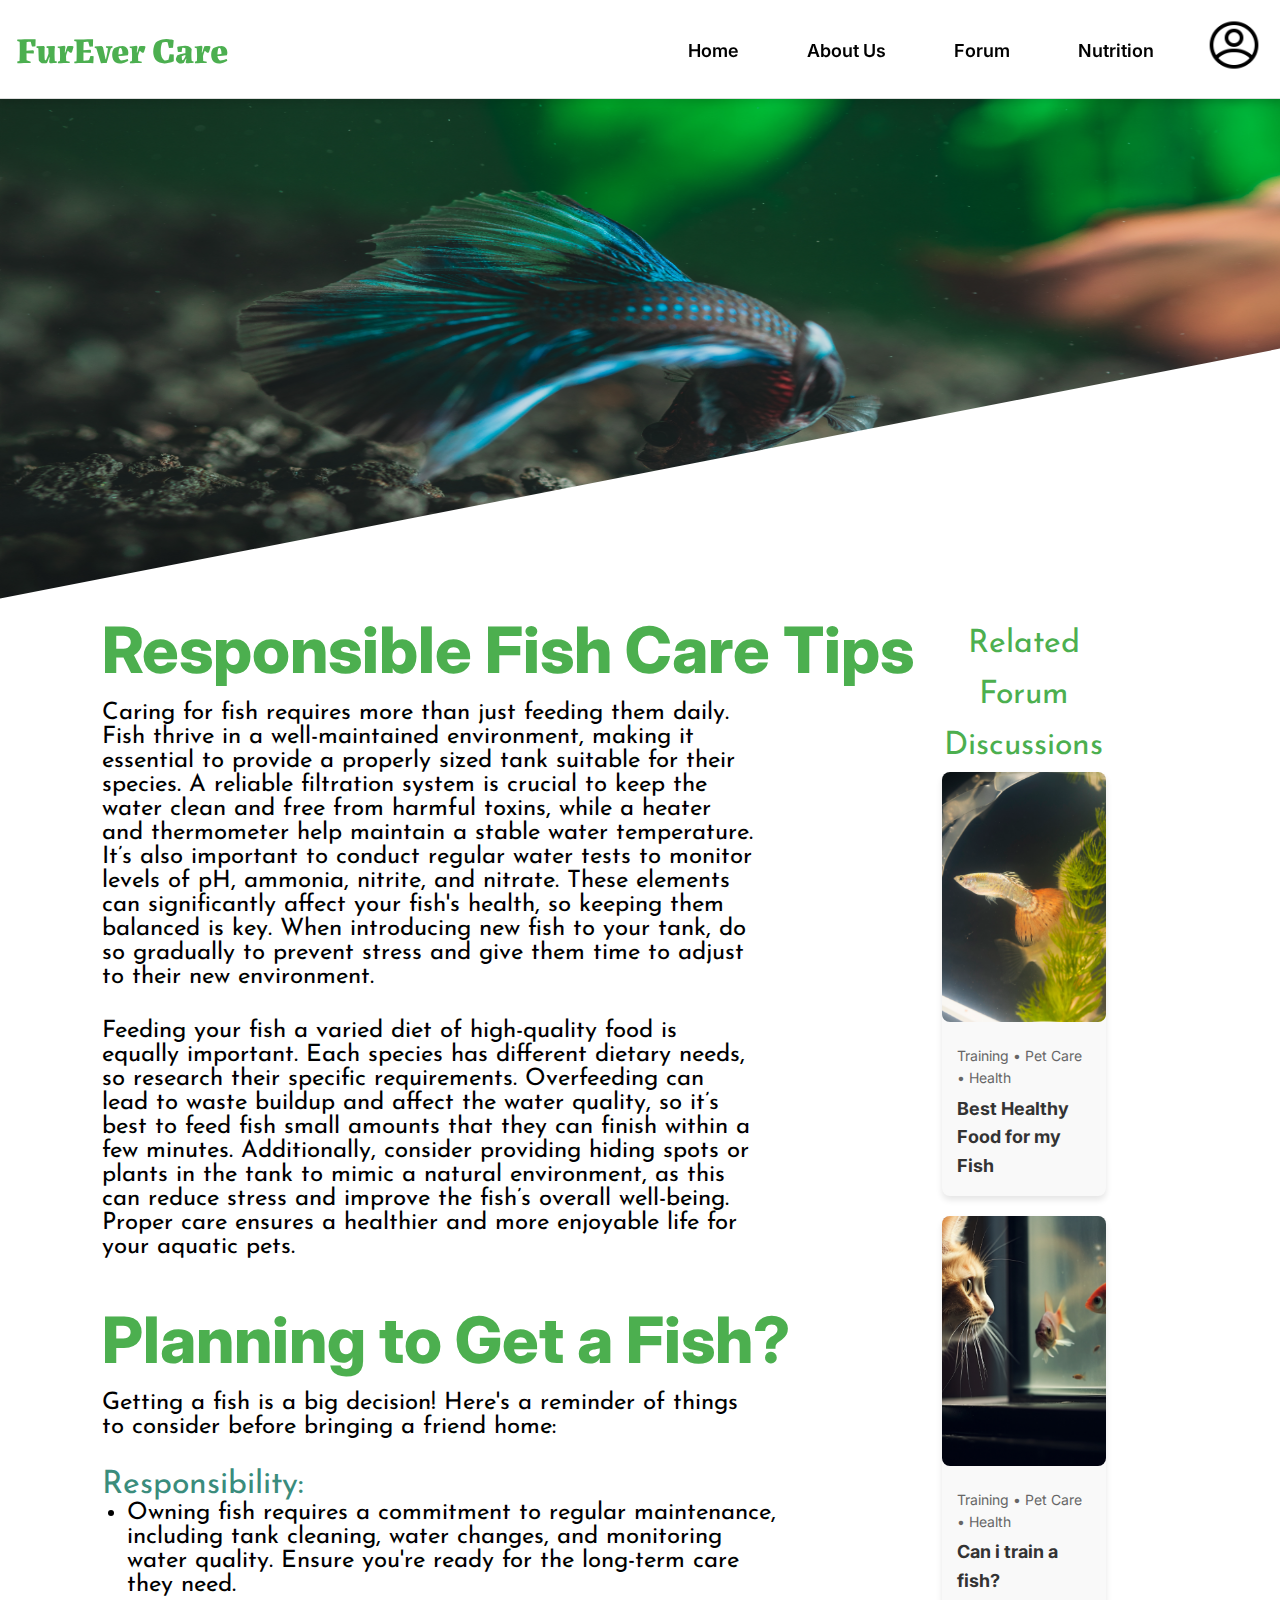
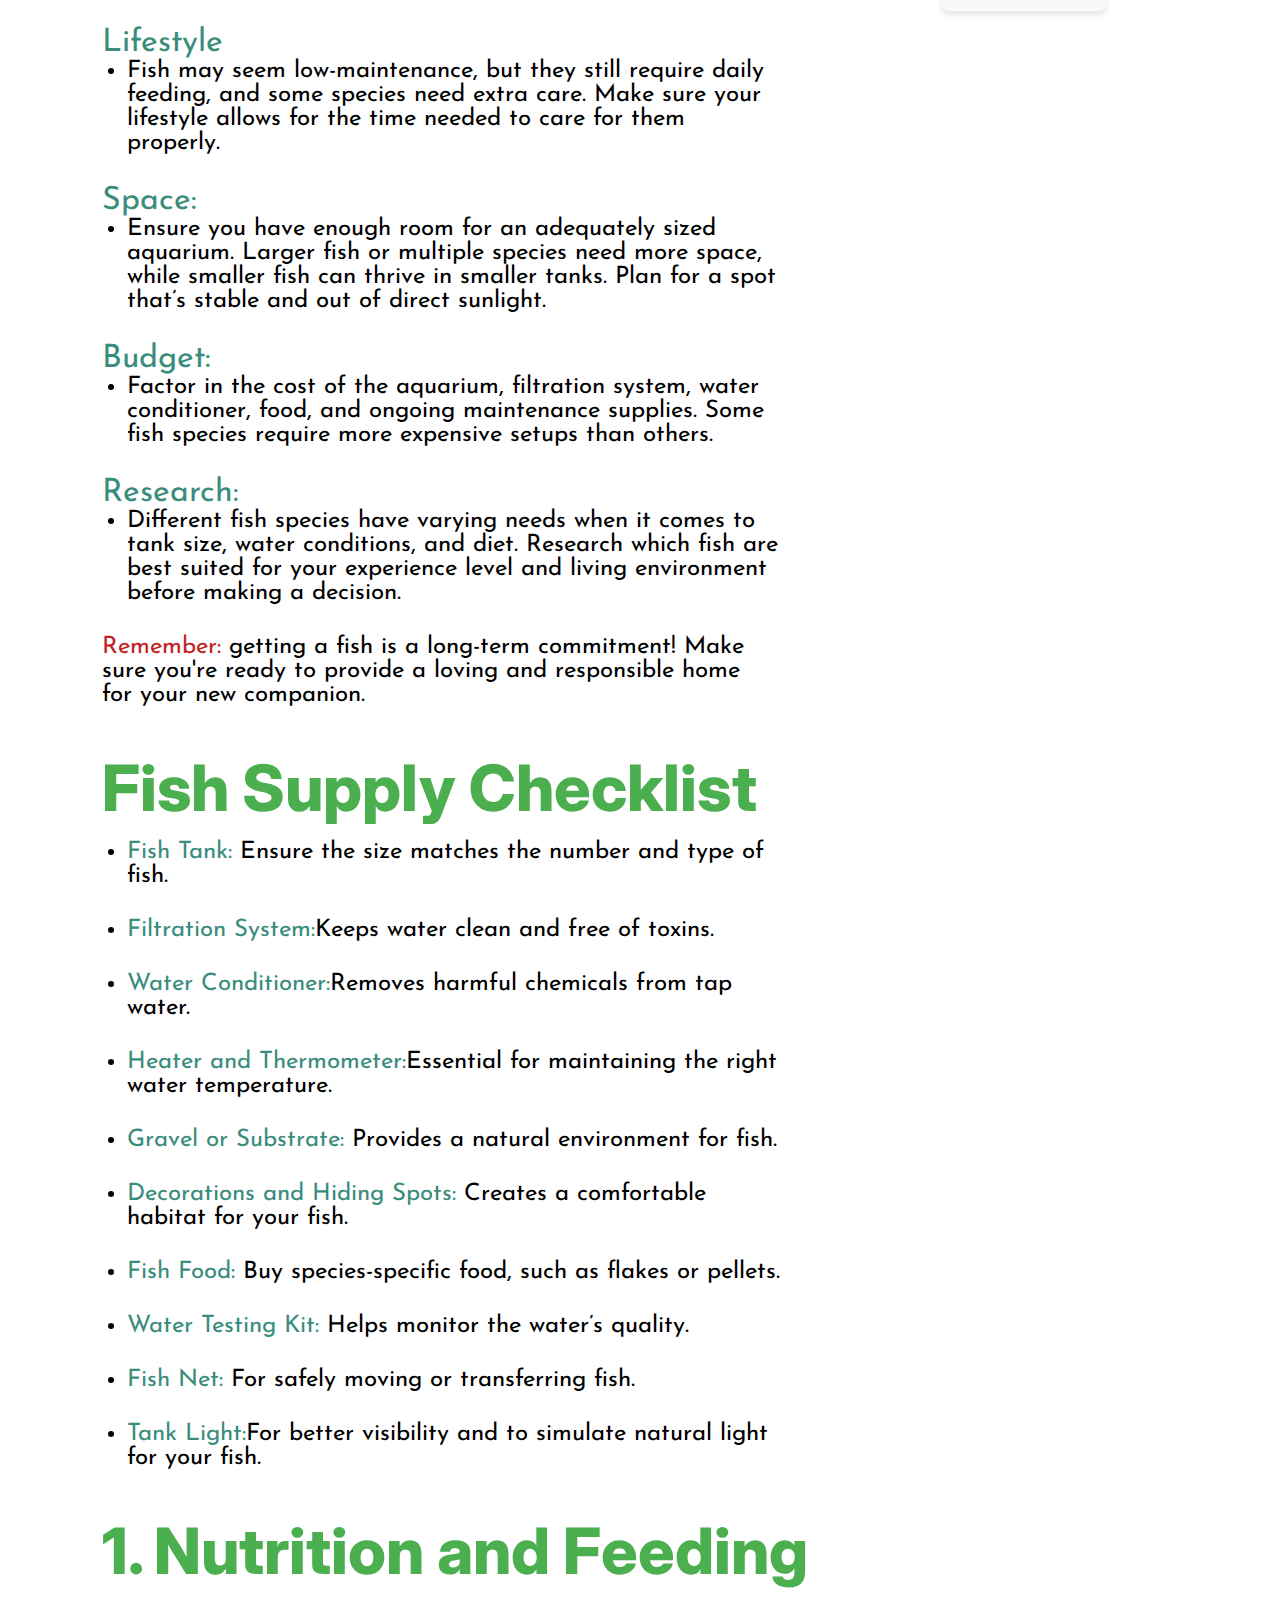
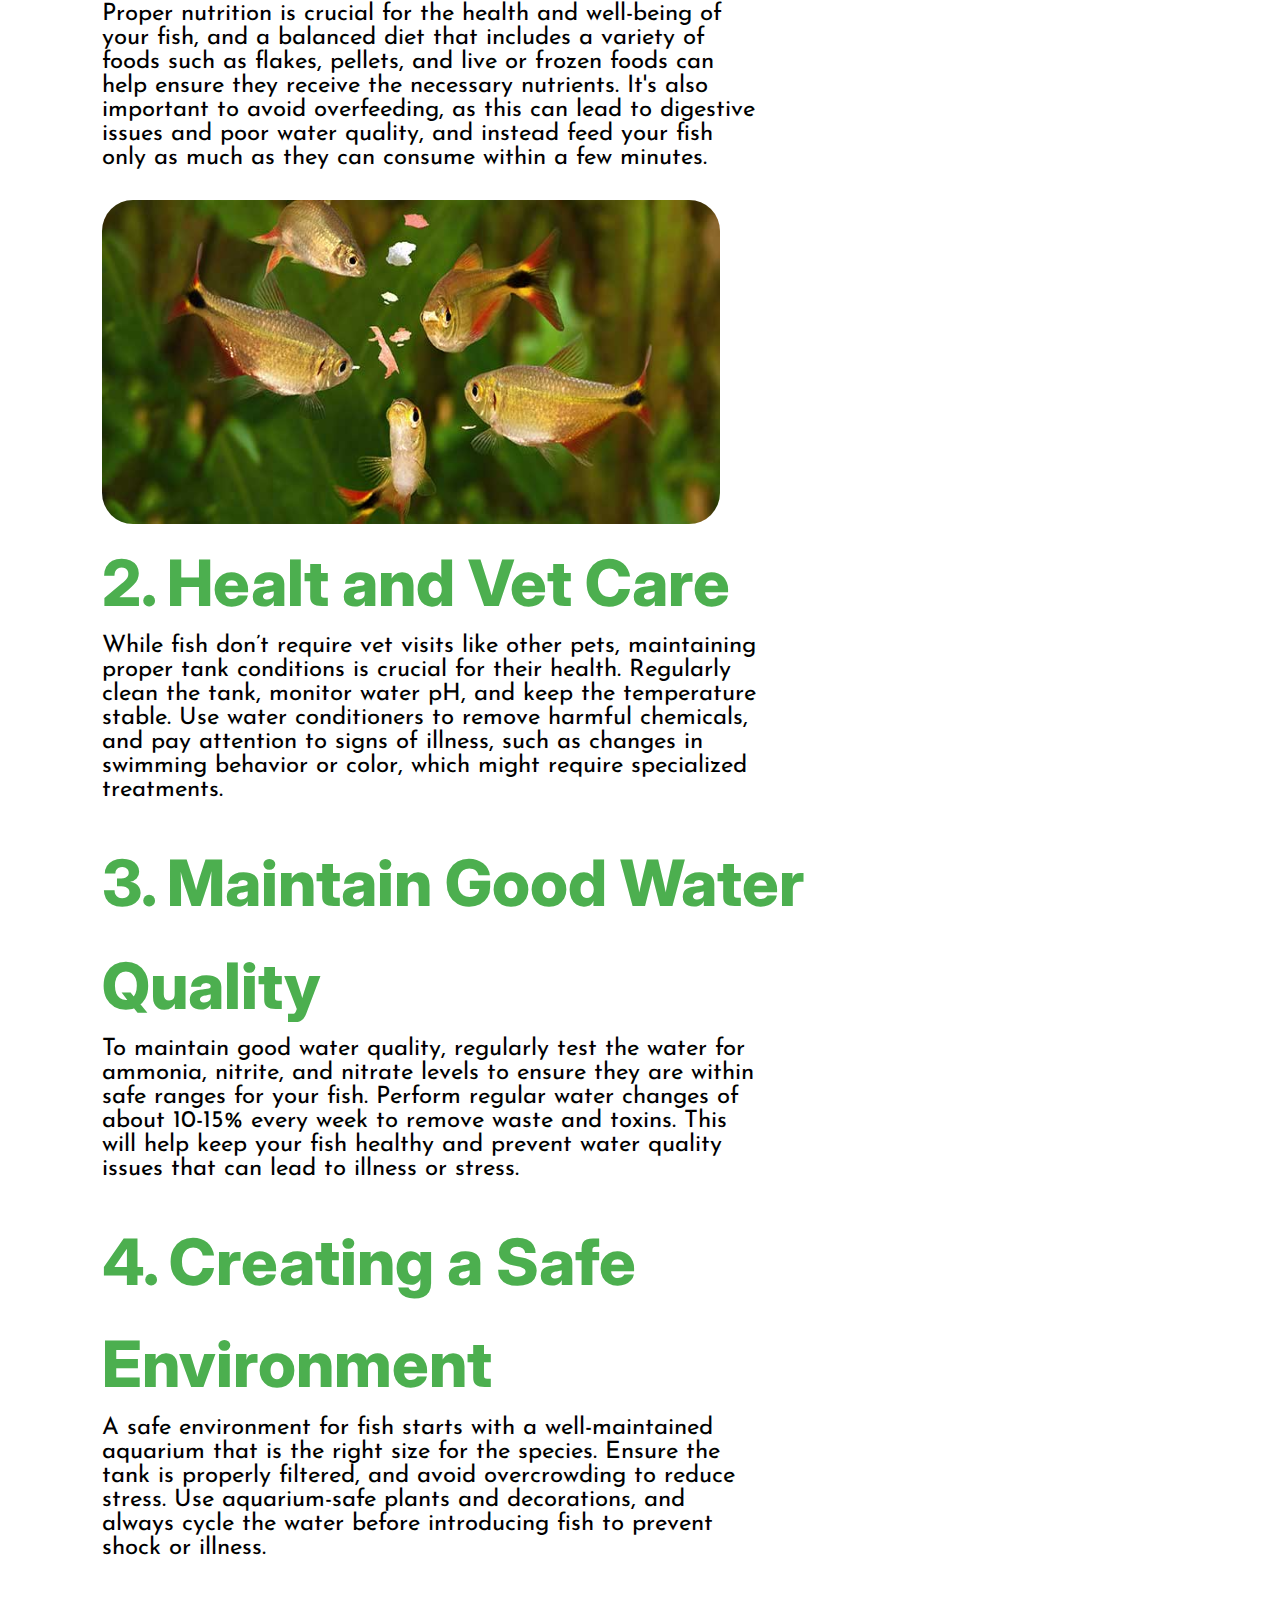
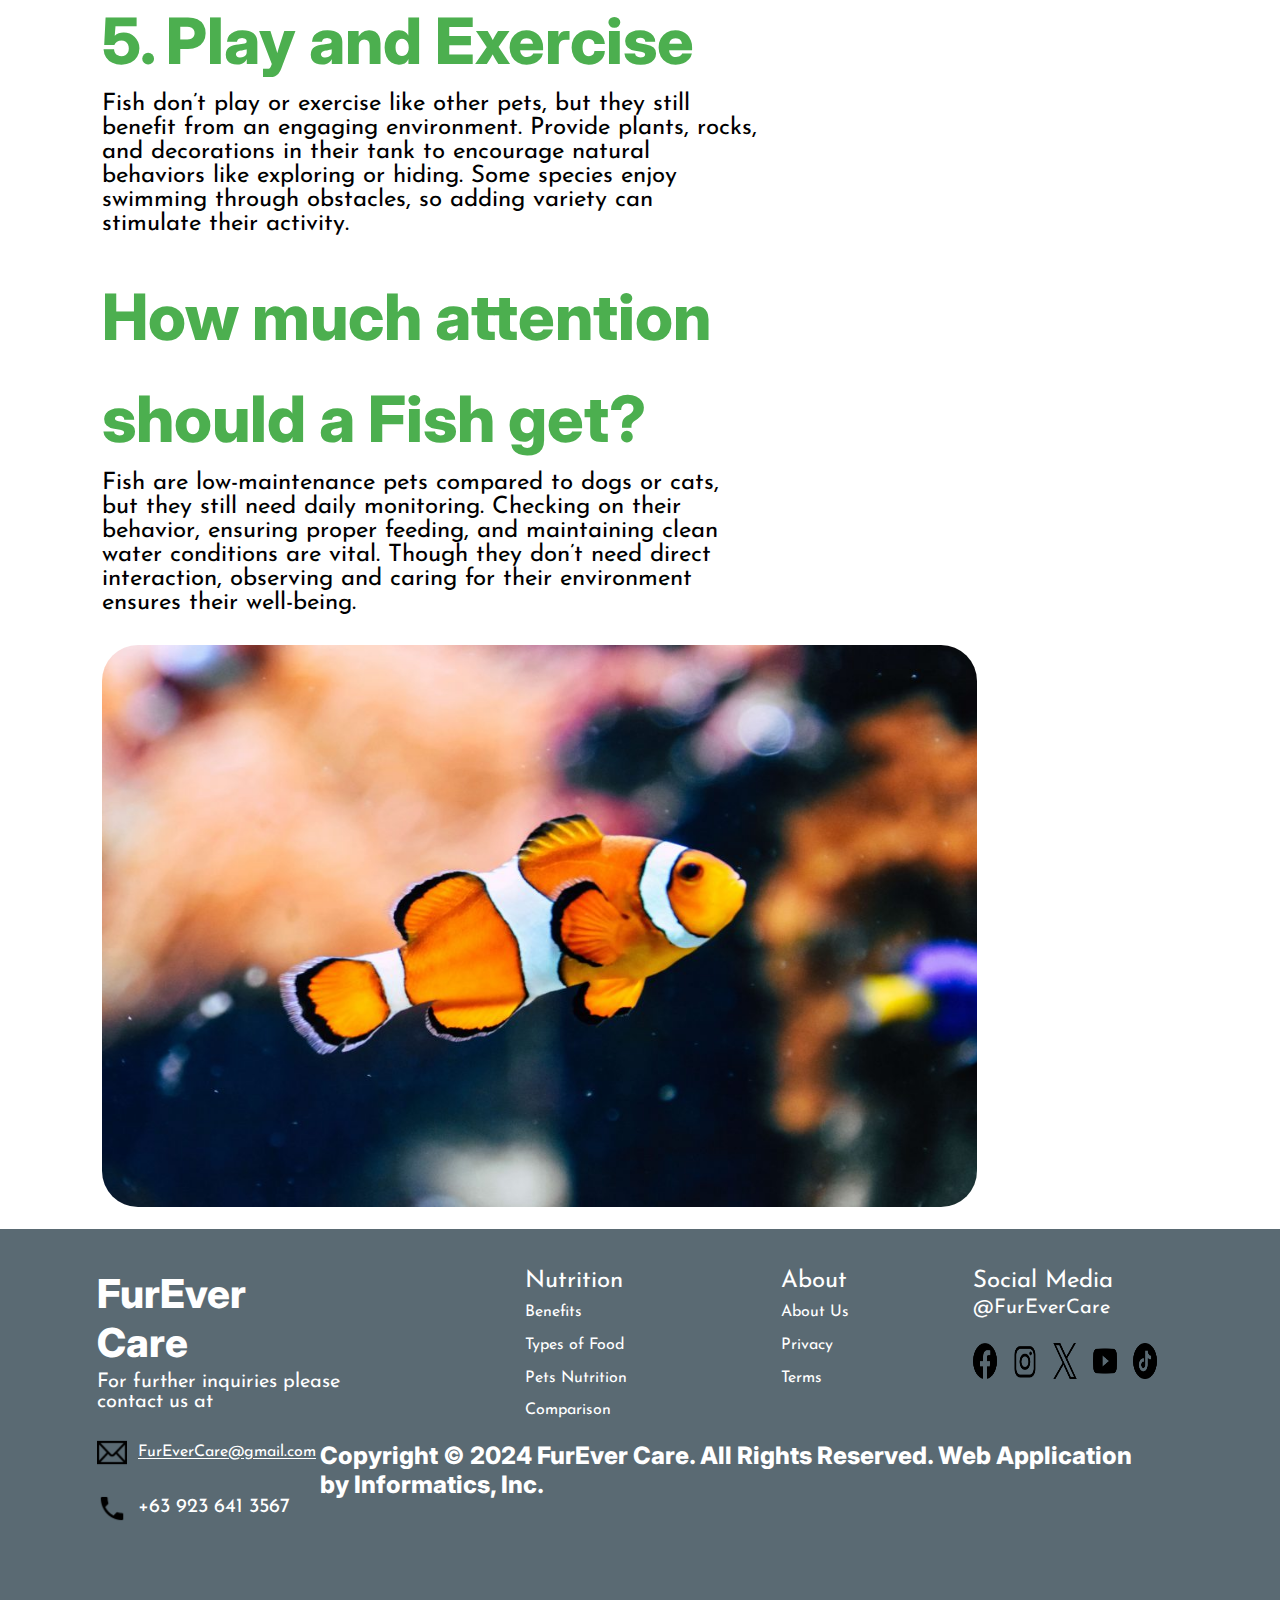
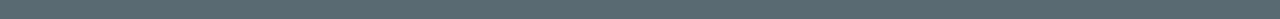
<file: fish.html>
<!DOCTYPE html>
<html lang="en">
<head>
    <meta charset="UTF-8">
    <meta name="viewport" content="width=device-width, initial-scale=1.0">
    <title>FurEver Care</title>
    <link rel="icon" href="icons/favicon.png" type="image/png">
    <link rel = "stylesheet" href ="css/styles.css">
    <link rel = "stylesheet" href ="css/mediaque.css">
    <link rel="preconnect" href="https://fonts.googleapis.com">
    <link rel="preconnect" href="https://fonts.gstatic.com" crossorigin>
    <link href="https://fonts.googleapis.com/css2?family=Inter:ital,opsz,wght@0,14..32,100..900;1,14..32,100..900&family=Josefin+Sans:ital,wght@0,100..700;1,100..700&family=Labrada:ital,wght@0,100..900;1,100..900&display=swap" rel="stylesheet">
</head>
<body>
    <header class="desktop-header"> 
        <nav>
            <div class="logo">
                <h1><a href="index.html">FurEver Care</a></h1>
            </div>
            <div class="nav-wrapper">
                <ul class="nav-links">
                    <li><a href="index.html">Home</a></li>
                    <li><a href="about.html">About Us</a></li>
                    <li><a href="forum.html">Forum</a></li>
                    <li><a href="nutrition.html">Nutrition</a></li>
                </ul>
                <a href="profile.html"><img src="icons/profile.png" alt="profilee icon"></a>
            </div>
        </nav>
    </header>

    <header class="mobile-header tablet-header">
        <nav class="navbar">
            <div class="mheader-container">
                <!-- Hamburger Menu Icon -->
                <button class="menu-toggle">
                    <img src="icons/burger.png" alt="Menu">
                </button>
                
                <!-- Website Title -->
                <div class="site-title">
                    <h1><a href="index.html">FurEver Care</a></h1>
                </div>
                
                <!-- Register Button -->
                <a href="register.html" class="mobile-register-btn">Register</a>
            </div>
        </nav>
    </header>

    <!-- Sidebar -->
    <aside class="left-sidebar">
        <div class="profile-section">
            <img src="images/Forum/mark.PNG" alt="Profile Picture" class="profile-pics">
            <h2>Mark Oliver</h2>
            <p>markoliver@gmail.com</p>
            <button class="edit-profile-btns"> <a href="profile.html">Edit Profile</a></button>
        </div>
        <ul class="menu-list">
            <li><a href="index.html">Home</a></li>
            <li><a href="about.html">About Us</a></li>
            <li><a href="forum.html">Forum</a></li>
            <li><a href="nutrition.html">Nutrition</a></li>
        </ul>
        <button class="logout-btn">Logout</button>
        <a href="terms.html" class="terms-policy">Terms and Policy</a>
    </aside>

    <div class="pet-bg">
        <img src="images/Pets/fish.PNG" alt="Pet Picture" class="pet-img" />
    </div>


    <!-- Tips Container -->
    <div class="care-tips-container">
        <div class="tips-left-section">
            <h2>Responsible Fish Care Tips</h2>
            <p class="space">
                Caring for fish requires more than just feeding them daily. Fish thrive in a well-maintained 
                environment, making it essential to provide a properly sized tank suitable for their species. 
                A reliable filtration system is crucial to keep the water clean and free from harmful toxins, 
                while a heater and thermometer help maintain a stable water temperature. It’s also important 
                to conduct regular water tests to monitor levels of pH, ammonia, nitrite, and nitrate. These 
                elements can significantly affect your fish's health, so keeping them balanced is key. 
                When introducing new fish to your tank, do so gradually to prevent stress and give them 
                time to adjust to their new environment.
            </p>
            <p>
                Feeding your fish a varied diet of high-quality food is equally important. Each 
                species has different dietary needs, so research their specific requirements. 
                Overfeeding can lead to waste buildup and affect the water quality, so it’s 
                best to feed fish small amounts that they can finish within a few minutes. 
                Additionally, consider providing hiding spots or plants in the tank to mimic a 
                natural environment, as this can reduce stress and improve the fish’s overall well-being. 
                Proper care ensures a healthier and more enjoyable life for your aquatic pets.
            </p>

            <h2>Planning to Get a Fish?</h2>
            <p>
                Getting a fish is a big decision! 
                Here's a reminder of things to consider before bringing a friend home:
            </p>

            <h3>Responsibility:</h3>
            <ul>
                <li>
                    Owning fish requires a commitment to regular maintenance, including tank 
                    cleaning, water changes, and monitoring water quality. 
                    Ensure you're ready for the long-term care they need.
                </li>
            </ul>

            <h3>Lifestyle</h3>
            <ul>
                <li>
                    Fish may seem low-maintenance, but they still require daily feeding, 
                    and some species need extra care. Make sure your 
                    lifestyle allows for the time needed to care for them properly.
                </li>
            </ul>


            <h3>Space:</h3>
                <ul>
                    <li>
                        Ensure you have enough room for an adequately sized aquarium. Larger fish or 
                        multiple species need more space, while smaller fish can thrive in smaller tanks. 
                        Plan for a spot that’s stable and out of direct sunlight.
                    </li>
                </ul>

            <h3>Budget:</h3>
            <ul>
                <li>
                    Factor in the cost of the aquarium, filtration system, water conditioner, 
                    food, and ongoing maintenance supplies. Some fish species require more expensive setups than others.
                </li>
            </ul>


            <h3>Research:</h3>
                <ul>
                    <li>
                        Different fish species have varying needs when it comes to tank size, water conditions, and diet. 
                        Research which fish are best suited for your experience level and living environment before making a decision.
                    </li>
                </ul>

            <p><span>Remember:</span> getting a fish is a long-term commitment! Make sure you're ready to provide a loving and responsible home for your new companion.</p>


            <h2>Fish Supply Checklist</h2>
            <ul>
                <li><span class="tips-blue">Fish Tank:</span> Ensure the size matches the number and type of fish.</li>
                <li><span class="tips-blue">Filtration System:</span>Keeps water clean and free of toxins.</li>
                <li><span class="tips-blue">Water Conditioner:</span>Removes harmful chemicals from tap water.</li>
                <li><span class="tips-blue">Heater and Thermometer:</span>Essential for maintaining the right water temperature.</li>
                <li><span class="tips-blue">Gravel or Substrate:</span> Provides a natural environment for fish.</li>
                <li><span class="tips-blue">Decorations and Hiding Spots:</span> Creates a comfortable habitat for your fish.</li>
                <li><span class="tips-blue">Fish Food:</span> Buy species-specific food, such as flakes or pellets.</li>
                <li><span class="tips-blue">Water Testing Kit:</span> Helps monitor the water’s quality.</li>
                <li><span class="tips-blue">Fish Net:</span> For safely moving or transferring fish.</li>
                <li><span class="tips-blue">Tank Light:</span>For better visibility and to simulate natural light for your fish.</li>
            </ul>

            <h2>1. Nutrition and Feeding</h2>
            <p>
                Proper nutrition is crucial for the health and well-being of your fish, and a balanced diet that includes a variety 
                of foods such as flakes, pellets, and live or frozen foods can help ensure they receive the necessary nutrients. 
                It's also important to avoid overfeeding, as this can lead to digestive issues and poor water quality, 
                and instead feed your fish only as much as they can consume within a few minutes.
            </p>

            <img src="images/Pets/fish/fish1.PNG" alt="cat eating" class="pet1"/>

            <h2>2. Healt and Vet Care</h2>
            <p>
                While fish don’t require vet visits like other pets, maintaining proper tank conditions is crucial for their health. 
                Regularly clean the tank, monitor water pH, and keep the temperature stable. Use water conditioners to remove harmful 
                chemicals, and pay attention to signs of illness, such as changes in swimming behavior or color, which might require 
                specialized treatments.
            </p>

            <h2>3. Maintain Good Water Quality</h2>
            <p>
                To maintain good water quality, regularly test the water for ammonia, nitrite, and nitrate levels to ensure 
                they are within safe ranges for your fish. Perform regular water changes of about 10-15% every week to remove 
                waste and toxins. This will help keep your fish healthy and prevent water quality issues that can lead to illness or stress.
            </p>

            <h2>4. Creating a Safe Environment</h2>
            <p>
                A safe environment for fish starts with a well-maintained aquarium that is the right size for the species. 
                Ensure the tank is properly filtered, and avoid overcrowding to reduce stress. Use aquarium-safe plants and 
                decorations, and always cycle the water before introducing fish to prevent shock or illness.
            </p>

            <h2>5. Play and Exercise</h2>
            <p>
                Fish don’t play or exercise like other pets, but they still benefit from an engaging environment. 
                Provide plants, rocks, and decorations in their tank to encourage natural behaviors like exploring or hiding. 
                Some species enjoy swimming through obstacles, so adding variety can stimulate their activity.
            </p>

            <h2>How much attention should a Fish get?</h2>
            <p>
                Fish are low-maintenance pets compared to dogs or cats, but they still need daily monitoring. 
                Checking on their behavior, ensuring proper feeding, and maintaining clean water conditions are vital. 
                Though they don’t need direct interaction, observing and caring for their environment ensures their well-being.
            </p>

            <img src="images/Pets/fish/fish2.PNG" alt="fish cutie" class="pet3">

        </div>

        <div class="tips-right-section">
            <div class="related-forum-discussions">
                <h2>Related Forum Discussions</h2>
                
                <div class="forum-item">
                    <img src="images/Pets/fish/ad1.PNG" alt="Litter Box Image">
                    <div class="forum-info">
                        <p class="category">Training • Pet Care • Health</p>
                        <p class="title">Best Healthy Food for my Fish</p>
                    </div>
                </div>
                
                <div class="forum-item">
                    <img src="images/Pets/fish/ad2.PNG" alt="Healthy Cat Food Image">
                    <div class="forum-info">
                        <p class="category">Training • Pet Care • Health</p>
                        <p class="title">Can i train a fish?</p>
                    </div>
                </div>
            </div>
            
        </div>
    </div>


     <!-- Desktop Footer Section -->
     <footer class="desktop-footer">
        <div class="footer-container">
          <div class="footer-content">
            
            <!-- Contact Information -->
            <div class="footer-section footer-inquire">
              <h3>FurEver Care</h3>
              <p>For further inquiries please contact us at</p>
              <p>
                <img src="icons/mail.png" alt="Email icon" class="icon"> 
                <a href="mailto:FurEverCare@gmail.com">FurEverCare@gmail.com</a>
              </p>
              <p>
                <img src="icons/phone.png" alt="Phone icon" class="icon"> 
                +63 923 641 3567
              </p>
            </div>
            
            <!-- Nutrition Links -->
            <div class="footer-section footer-nutrition">
              <h4>Nutrition</h4>
              <ul>
                <li><a href="nutrition.html#benefits">Benefits</a></li>
                <li><a href="nutrition.html#types">Types of Food</a></li>
                <li><a href="nutrition.html#nutrition">Pets Nutrition</a></li>
                <li><a href="nutrition.html#comparison">Comparison</a></li>
              </ul>
            </div>
            
            <!-- About Links -->
            <div class="footer-section footer-about">
                <h4>About</h4>
                <ul>
                  <li><a href="about.html">About Us</a></li>
                  <li><a href="terms.html#privacy">Privacy</a></li>
                  <li><a href="terms.html#terms">Terms</a></li>
                </ul>
              </div>
            
            <!-- Social Media Icons -->
            <div class="footer-section footer-socials">
                <h4>Social Media</h4>
                <p>@FurEverCare</p>
                  <p>
                      <a href="https://www.facebook.com/profile.php?id=61555428561983" target="_blank"><img src="icons/facebook.png" alt="Facebook icon" class="social-icon"></a>
                      <a href="https://www.instagram.com/keep.pet/" target="_blank"><img src="icons/insta.png" alt="Instagram icon" class="social-icon"></a>
                      <a href="https://x.com/biscuitpetcare" target="_blank"><img src="icons/twitter.png" alt="X icon" class="social-icon"></a>
                      <a href="https://www.youtube.com/@Petcareamanvashisht" target="_blank"><img src="icons/youtube.png" alt="YouTube icon" class="social-icon"></a>
                      <a href="https://www.tiktok.com/@petcarelifestyle?lang=en" target="_blank"><img src="icons/tiktok.png" alt="TikTok icon" class="social-icon"></a>
                  </p>
              
              </div>
            
    
          </div>

            <h2 class="copyright">
                Copyright © 2024 FurEver Care. All Rights Reserved. Web Application by Informatics, Inc.
            </h2>
        </div>
      </footer>


      <footer class="mobile-footer">
        <div class="mobile-footer-container">
            <!-- Contact Information -->
            <div class="mobile-footer-section mobile-footer-inquire">
                <h3>FurEver Care</h3>
                <p>For further inquiries please contact us at</p>
                <p>
                  <img src="icons/mail.png" alt="Email icon" class="icon"> 
                  <a href="mailto:FurEverCare@gmail.com">FurEverCare@gmail.com</a>
                </p>
                <p>
                  <img src="icons/phone.png" alt="Phone icon" class="icon"> 
                  +63 923 641 3567
                </p>
              </div>

              <div class="footer-arrow-container">
                <div class="mobile-footer-elements nutrition-toggle">
                    <h5>NUTRITION</h5>
                    <img src ="icons/arrow-down.png" alt="arrow down" class="mobile-arrows"/>            
                </div>

                <div class="footer-nutrition-section">
                    <ul class="nutrition-list">
                        <li><a href="nutrition.html#benefits">Benefits</a></li>
                        <li><a href="nutrition.html#nutrition">Pets Nutrition</a></li>
                        <li><a href="nutrition.html#comparison">Comparison</a></li>
                    </ul>
                </div>

                <hr>

                <div class="mobile-footer-elements about-toggle">
                    <h5>ABOUT</h5>
                    <img src ="icons/arrow-down.png" alt="arrow down"  class="mobile-arrows"/>            
                </div>

                <div class="footer-about-section">
                    <ul class="about-list">
                        <li><a href="about.html">About Us</a></li>
                        <li><a href="terms.html#privacy">Privacy</a></li>
                        <li><a href="terms.html#terms">Terms</a></li>
                    </ul>
                </div>

                <hr>

                <div class="mobile-footer-elements mobile-last-footer">
                    <h5>SOCIAL MEDIA</h5>
                    <div class="mobile-footer-socials">
                        <p>
                            <a href="https://www.facebook.com/profile.php?id=61555428561983" target="_blank"><img src="icons/facebook.png" alt="Facebook icon" class="social-icon"></a>
                            <a href="https://www.instagram.com/keep.pet/" target="_blank"><img src="icons/insta.png" alt="Instagram icon" class="social-icon"></a>
                            <a href="https://x.com/biscuitpetcare" target="_blank"><img src="icons/twitter.png" alt="X icon" class="social-icon"></a>
                            <a href="https://www.youtube.com/@Petcareamanvashisht" target="_blank"><img src="icons/youtube.png" alt="YouTube icon" class="social-icon"></a>
                            <a href="https://www.tiktok.com/@petcarelifestyle?lang=en" target="_blank"><img src="icons/tiktok.png" alt="TikTok icon" class="social-icon"></a>
                        </p>
                    </div>           
                </div>
                

              </div>

              <h4>Copyright © 2024 FurEver Care All Rights Reserved.</h4>

        </div>
      </footer>


      <script src="js/main.js"></script>
</body>
</html>
</file>
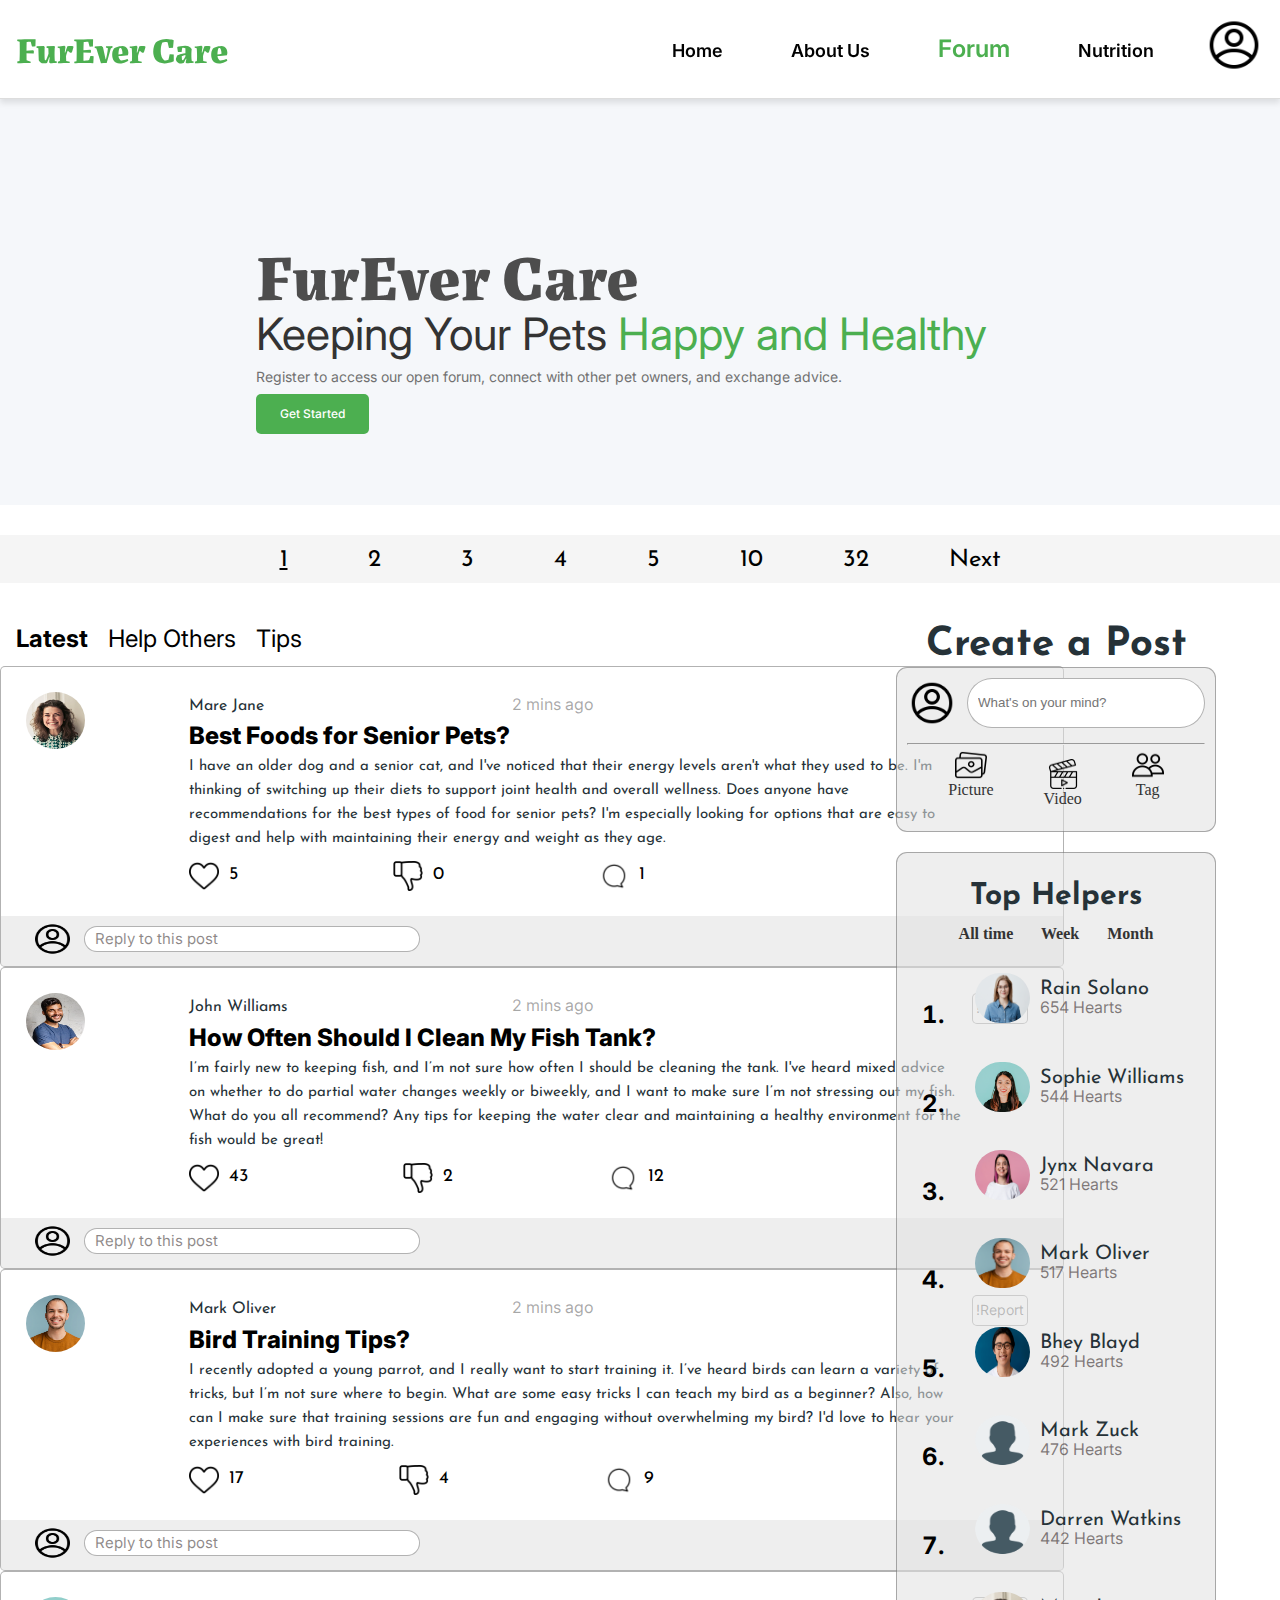
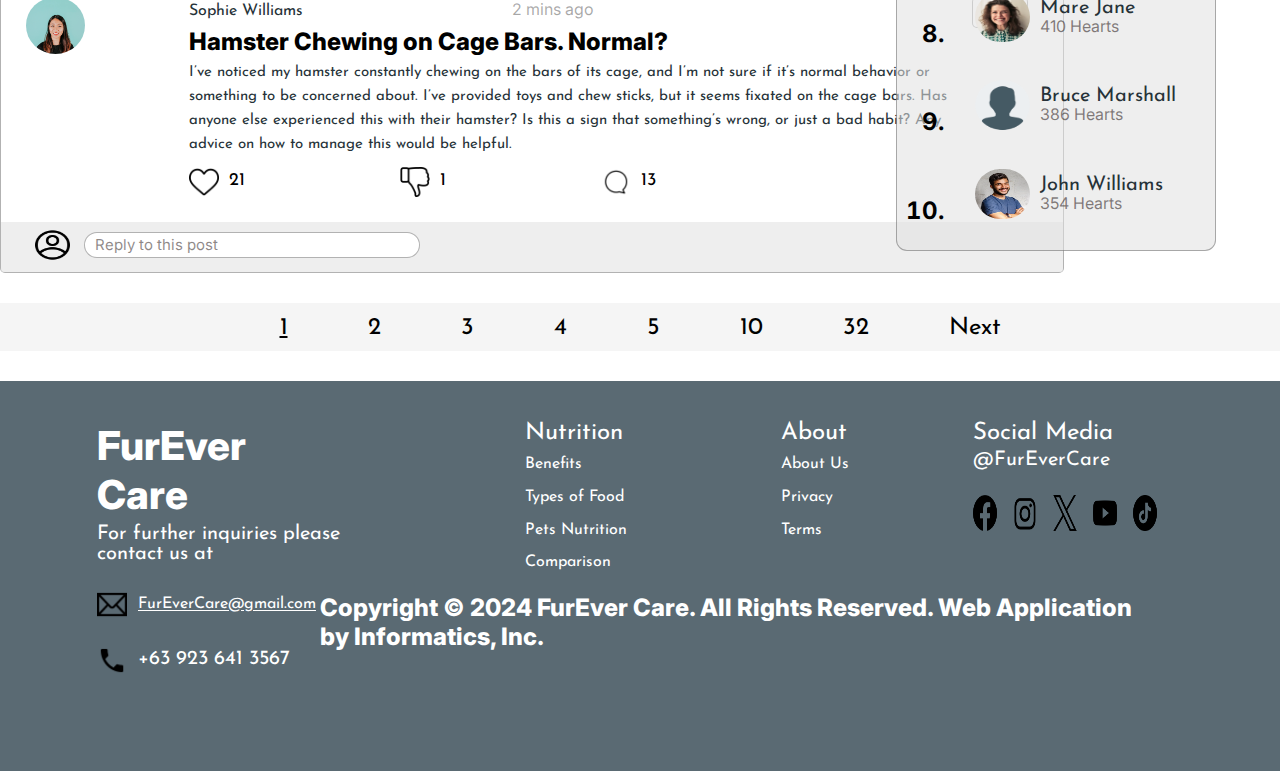
<file: forum.html>
<!DOCTYPE html>
<html lang="en">
<head>
    <meta charset="UTF-8">
    <meta name="viewport" content="width=device-width, initial-scale=1.0">
    <title>FurEver Care</title>
    <link rel="icon" href="icons/favicon.png" type="image/png">
    <link rel = "stylesheet" href ="css/styles.css">
    <link rel = "stylesheet" href ="css/mediaque.css">
    <link rel="preconnect" href="https://fonts.googleapis.com">
    <link rel="preconnect" href="https://fonts.gstatic.com" crossorigin>
    <link href="https://fonts.googleapis.com/css2?family=Inter:ital,opsz,wght@0,14..32,100..900;1,14..32,100..900&family=Josefin+Sans:ital,wght@0,100..700;1,100..700&family=Labrada:ital,wght@0,100..900;1,100..900&display=swap" rel="stylesheet">
</head>
<body>
  <header class="desktop-header"> 
    <nav>
        <div class="logo">
            <h1><a href="index.html">FurEver Care</a></h1>
        </div>
        <div class="nav-wrapper">
            <ul class="nav-links">
                <li><a href="index.html" >Home</a></li>
                <li><a href="about.html">About Us</a></li>
                <li><a href="forum.html" class="active">Forum</a></li>
                <li><a href="nutrition.html">Nutrition</a></li>
            </ul>
            <a href="profile.html"><img src="icons/profile.png" alt="profilee icon"></a>
        </div>
    </nav>
</header>

<header class="mobile-header tablet-header">
    <nav class="navbar">
        <div class="mheader-container">
            <!-- Hamburger Menu Icon -->
            <button class="menu-toggle">
                <img src="icons/burger.png" alt="Menu">
            </button>
            
            <!-- Website Title -->
            <div class="site-title">
                <h1><a href="index.html">FurEver Care</a></h1>
            </div>
            
            <!-- Register Button -->
            <a href="register.html" class="mobile-register-btn">Register</a>
        </div>
    </nav>
</header>

<!-- Sidebar -->
<aside class="left-sidebar">
  <div class="profile-section">
      <img src="images/Forum/mark.PNG" alt="Profile Picture" class="profile-pics">
      <h2>Mark Oliver</h2>
      <p>markoliver@gmail.com</p>
      <button class="edit-profile-btns"> <a href="profile.html">Edit Profile</a></button>
  </div>
  <ul class="menu-list">
      <li><a href="index.html">Home</a></li>
      <li><a href="about.html">About Us</a></li>
      <li><a href="forum.html">Forum</a></li>
      <li><a href="nutrition.html">Nutrition</a></li>
  </ul>
  <button class="logout-btn">Logout</button>
  <a href="terms.html" class="terms-policy">Terms and Policy</a>
</aside>

    <section class="hero">
        <div class="hero-content">
            <h1>FurEver Care</h1>
            <h2>Keeping Your Pets <span>Happy and Healthy</span></h2>
            <p>Register to access our open forum, connect with other pet owners, and exchange advice.</p>
            <a href="register.html" class="cta-btn">Get Started</a>
        </div>
        <div class="hero-image">
            <img src="images/Logo.png" alt="Pet Care">
        </div>
    </section>


    <div class="create-post mobile-create-post">

      <div class="post-create">
        <img src="icons/profile.png" alt="profile icon" />
        <input type="text" placeholder="What's on your mind?" />
      </div>

      <hr>
      <div class="post-options">

        <div class="photo">
          <img src="icons/forum/gallery.png" alt="gallery icon">
          <p>Picture</p>
        </div>

        <div class="video">
          <img src="icons/forum/video.png " alt="video icon">
          <p>Video</p>
        </div>

        <div class="tag">
          <img src="icons/forum/tag.png " alt="Tag icon">
          <p>Tag</p>
        </div>
        
      </div>
    </div>

     <!-- Top Pagination -->
     <div class="pagination">
        <ul>
          <li><a href="#" class="active">1</a></li>
          <li><a href="#">2</a></li>
          <li><a href="#">3</a></li>
          <li><a href="#">4</a></li>
          <li><a href="#">5</a></li>
          <li><a href="#">10</a></li>
          <li><a href="#">32</a></li>
          <li><a href="#">Next</a></li>
        </ul>
      </div>

    <!-- FORUM -->
    <div class="container">
        <!-- Left Section: Post Feed -->
        <div class="post-feed">
          <!-- Top Navigation for tabs -->
          <nav class="feed-navigation">
            <ul>
              <li><a href="#" class="active">Latest</a></li>
              <li><a href="#">Help Others</a></li>
              <li><a href="#">Tips</a></li>
            </ul>
          </nav>
          
          <!-- Post List -->
          <div class="post"> <!-- Border -->

            <div class="post-wrapper"> <!--  INSIDE WRAPPER-->

            <div class="left-section">
              <div class="forumpfp">
                <img src="images/maryjane.png" alt="User Image" class="user-image">
              </div>
            </div>


            <div class="middle-section">
              <div class="post-name">
                <span class="user-name">Mare Jane</span>
              </div>

              <div class="post-content">
                <h3>Best Foods for Senior Pets?</h3>
                <p>
                  I have an older dog and a senior cat, and I've noticed that their
                  energy levels aren't what they used to be. I'm thinking of switching
                  up their diets to support joint health and overall wellness.
                  Does anyone have recommendations for the best types of food
                  for senior pets? I'm especially looking for options that are easy
                  to digest and help with maintaining their energy and weight as they age.
                </p>
              </div>

              <div class="post-actions">
                <div class="heart">
                  <img src="icons/forum/heart.png" alt="heart button" />
                  <p>5</p>
                </div>

                <div class="dislike">
                  <img src="icons/forum/dislike.png" alt="dislike button" />
                  <p>0</p>
                </div>

                <div class="chat">
                  <img src="icons/forum/chat.png" alt="chat button" />
                  <p>1</p>    
                </div>

              </div>
            </div>

              <div class="right-section">
                <div class="post-time">
                  <p>2 mins ago</p>
                </div>

                <div class="report">
                  <p>!Report</p>
                </div>
              </div>
            </div>

            <div class="reply">
                <div class="profile">
                    <img src="icons/profile.png" alt="profile icon">
                </div>

                <div class="reply-bar">
                    <div class="reply-text"><p>Reply to this post</p></div>
                    <div class="reply-text mobile-reply-text"><p>Click To View Discussion</p></div>
                </div>
            </div>

          
          </div>
      
          <!--2nd Post-->
          <div class="post"> 

            <div class="post-wrapper"> <!--  INSIDE WRAPPER-->

            <div class="left-section">
              <div class="forumpfp">
                <img src="images/Forum/john.png" alt="User Image" class="user-image">
              </div>
            </div>


            <div class="middle-section">
              <div class="post-name">
                <span class="user-name">John Williams</span>
              </div>

              <div class="post-content">
                <h3>How Often Should I Clean My Fish Tank?</h3>
                <p>
                  I’m fairly new to keeping fish, and I’m not sure how often 
                  I should be cleaning the tank. I've heard mixed advice on 
                  whether to do partial water changes weekly or biweekly, 
                  and I want to make sure I’m not stressing out my fish. 
                  What do you all recommend? Any tips for keeping the water 
                  clear and maintaining a healthy environment for the fish would be great!
                </p>
              </div>

              <div class="post-actions">
                <div class="heart">
                  <img src="icons/forum/heart.png" alt="heart button" />
                  <p>43</p>
                </div>

                <div class="dislike">
                  <img src="icons/forum/dislike.png" alt="dislike button" />
                  <p>2</p>
                </div>

                <div class="chat">
                  <img src="icons/forum/chat.png" alt="chat button" />
                  <p>12</p>    
                </div>

              </div>
            </div>

              <div class="right-section">
                <div class="post-time">
                  <p>2 mins ago</p>
                </div>

                <div class="report">
                  <p>!Report</p>
                </div>
              </div>
            </div>

            <div class="reply">
                <div class="profile">
                    <img src="icons/profile.png" alt="profile icon">
                </div>

                <div class="reply-bar">
                    <div class="reply-text"><p>Reply to this post</p></div>
                    <div class="reply-text mobile-reply-text"><p>Click To View Discussion</p></div>
                </div>
            </div>

          
          </div> <!--End 2rd Post-->

          <!--3rd Post-->
          <div class="post"> 

            <div class="post-wrapper"> <!--  INSIDE WRAPPER-->

            <div class="left-section">
              <div class="forumpfp">
                <img src="images/Forum/mark.PNG" alt="User Image" class="user-image">
              </div>
            </div>


            <div class="middle-section">
              <div class="post-name">
                <span class="user-name">Mark Oliver</span>
              </div>

              <div class="post-content">
                <h3>Bird Training Tips?</h3>
                <p>
                  I recently adopted a young parrot, and I really want to 
                  start training it. I’ve heard birds can learn a variety 
                  of tricks, but I’m not sure where to begin. What are some easy 
                  tricks I can teach my bird as a beginner? Also, how can I 
                  make sure that training sessions are fun and engaging without 
                  overwhelming my bird? I'd love to hear your experiences with bird training.
                </p>
              </div>

              <div class="post-actions">
                <div class="heart">
                  <img src="icons/forum/heart.png" alt="heart button" />
                  <p>17</p>
                </div>

                <div class="dislike">
                  <img src="icons/forum/dislike.png" alt="dislike button" />
                  <p>4</p>
                </div>

                <div class="chat">
                  <img src="icons/forum/chat.png" alt="chat button" />
                  <p>9</p>    
                </div>

              </div>
            </div>

              <div class="right-section">
                <div class="post-time">
                  <p>2 mins ago</p>
                </div>

                <div class="report">
                  <p>!Report</p>
                </div>
              </div>
            </div>

            <div class="reply">
                <div class="profile">
                    <img src="icons/profile.png" alt="profile icon">
                </div>

                <div class="reply-bar">
                    <div class="reply-text"><p>Reply to this post</p></div>
                    <div class="reply-text mobile-reply-text"><p>Click To View Discussion</p></div>
                </div>
            </div>

          
          </div> <!--End 3rd Post-->


          <!--4th Post-->
          <div class="post"> 

            <div class="post-wrapper"> <!--  INSIDE WRAPPER-->

            <div class="left-section">
              <div class="forumpfp">
                <img src="images/Forum/sophie.PNG"User Image" class="user-image">
              </div>
            </div>


            <div class="middle-section">
              <div class="post-name">
                <span class="user-name">Sophie Williams</span>
              </div>

              <div class="post-content">
                <h3>Hamster Chewing on Cage Bars. Normal?</h3>
                <p>
                  I’ve noticed my hamster constantly chewing on the bars of its cage, 
                  and I’m not sure if it’s normal behavior or something to be concerned 
                  about. I’ve provided toys and chew sticks, but it seems fixated on the 
                  cage bars. Has anyone else experienced this with their hamster? Is 
                  this a sign that something’s wrong, or just a bad habit? Any advice 
                  on how to manage this would be helpful.
                </p>
              </div>

              <div class="post-actions">
                <div class="heart">
                  <img src="icons/forum/heart.png" alt="heart button" />
                  <p>21</p>
                </div>

                <div class="dislike">
                  <img src="icons/forum/dislike.png" alt="dislike button" />
                  <p>1</p>
                </div>

                <div class="chat">
                  <img src="icons/forum/chat.png" alt="chat button" />
                  <p>13</p>    
                </div>

              </div>
            </div>

              <div class="right-section">
                <div class="post-time">
                  <p>2 mins ago</p>
                </div>

                <div class="report">
                  <p>!Report</p>
                </div>
              </div>
            </div>

            <div class="reply">
                <div class="profile">
                    <img src="icons/profile.png" alt="profile icon">
                </div>

                <div class="reply-bar">
                    <div class="reply-text"><p>Reply to this post</p></div>
                    <div class="reply-text mobile-reply-text"><p>Click To View Discussion</p></div>
                </div>
            </div>

          
          </div> <!--End 4th Post-->

        </div>
        
        <!-- Right Section: Sidebar -->
        <aside class="sidebar">
          <h2 class="postheader">Create a Post</h2>

          <div class="create-post">

            <div class="post-create">
              <img src="icons/profile.png" alt="profile icon" />
              <input type="text" placeholder="What's on your mind?" />
            </div>

            <hr>
            <div class="post-options">

              <div class="photo">
                <img src="icons/forum/gallery.png" alt="gallery icon">
                <p>Picture</p>
              </div>

              <div class="video">
                <img src="icons/forum/video.png " alt="video icon">
                <p>Video</p>
              </div>

              <div class="tag">
                <img src="icons/forum/tag.png " alt="Tag icon">
                <p>Tag</p>
              </div>
              
            </div>
          </div>
          
          <div class="top-helpers">
            <h2>Top Helpers</h2>
            <h4>All time &nbsp&nbsp&nbsp&nbsp&nbsp Week  &nbsp&nbsp&nbsp&nbsp&nbsp   Month</h4>
            <ol>
              <li>
                  <div class="helper-wrapper">
                    <div class="helper-img">
                      <img src="images/Forum/1.PNG" alt="profile picture">
                    </div>
                    <div class="helper-text">
                      <h3>Rain Solano</h3>
                      <p>654 Hearts</p>
                    </div>
                  </div>
              </li>
              
              <li>
                <div class="helper-wrapper">
                  <div class="helper-img">
                    <img src="images/Forum/2.PNG" alt="profile picture">
                  </div>
                  <div class="helper-text">
                    <h3>Sophie Williams</h3>
                    <p>544 Hearts</p>
                  </div>
                </div>
              </li>

              <li>
                <div class="helper-wrapper">
                  <div class="helper-img">
                    <img src="images/Forum/3.PNG" alt="profile picture">
                  </div>
                  <div class="helper-text">
                    <h3>Jynx Navara</h3>
                    <p>521 Hearts</p>
                  </div>
                </div>
              </li>

              <li>
                <div class="helper-wrapper">
                  <div class="helper-img">
                    <img src="images/Forum/4.PNG" alt="profile picture">
                  </div>
                  <div class="helper-text">
                    <h3>Mark Oliver</h3>
                    <p>517 Hearts</p>
                  </div>
                </div>
              </li>

              <li>
                <div class="helper-wrapper">
                  <div class="helper-img">
                    <img src="images/Forum/5.PNG" alt="profile picture">
                  </div>
                  <div class="helper-text">
                    <h3>Bhey Blayd</h3>
                    <p>492 Hearts</p>
                  </div>
                </div>
              </li>
      
              <li>
                <div class="helper-wrapper">
                  <div class="helper-img">
                    <img src="images/Forum/6,7,9.png" alt="profile picture">
                  </div>
                  <div class="helper-text">
                    <h3>Mark Zuck</h3>
                    <p>476 Hearts</p>
                  </div>
                </div>
              </li>

              <li>
                <div class="helper-wrapper">
                  <div class="helper-img">
                    <img src="images/Forum/6,7,9.png" alt="profile picture">
                  </div>
                  <div class="helper-text">
                    <h3>Darren Watkins</h3>
                    <p>442 Hearts</p>
                  </div>
                </div>
              </li>

              <li>
                <div class="helper-wrapper">
                  <div class="helper-img">
                    <img src="images/Forum/8.png" alt="profile picture">
                  </div>
                  <div class="helper-text">
                    <h3>Mare Jane</h3>
                    <p>410 Hearts</p>
                  </div>
                </div>
              </li>

              <li>
                <div class="helper-wrapper">
                  <div class="helper-img">
                    <img src="images/Forum/6,7,9.png" alt="profile picture">
                  </div>
                  <div class="helper-text">
                    <h3>Bruce Marshall</h3>
                    <p>386 Hearts</p>
                  </div>
                </div>
              </li>

              <li>
                <div class="helper-wrapper">
                  <div class="helper-img">
                    <img src="images/Forum/10.png" alt="profile picture">
                  </div>
                  <div class="helper-text">
                    <h3>John Williams</h3>
                    <p>354 Hearts</p>
                  </div>
                </div>
              </li>
            </ol>
          </div>
        </aside>
      </div>
      

      <!-- Bottom Pagination -->
      <div class="pagination">
        <ul>
          <li><a href="#" class="active">1</a></li>
          <li><a href="#">2</a></li>
          <li><a href="#">3</a></li>
          <li><a href="#">4</a></li>
          <li><a href="#">5</a></li>
          <li><a href="#">10</a></li>
          <li><a href="#">32</a></li>
          <li><a href="#">Next</a></li>
        </ul>
      </div>
      


    <!-- Desktop Footer Section -->
    <footer class="desktop-footer">
      <div class="footer-container">
        <div class="footer-content">
          
          <!-- Contact Information -->
          <div class="footer-section footer-inquire">
            <h3>FurEver Care</h3>
            <p>For further inquiries please contact us at</p>
            <p>
              <img src="icons/mail.png" alt="Email icon" class="icon"> 
              <a href="mailto:FurEverCare@gmail.com">FurEverCare@gmail.com</a>
            </p>
            <p>
              <img src="icons/phone.png" alt="Phone icon" class="icon"> 
              +63 923 641 3567
            </p>
          </div>
          
          <!-- Nutrition Links -->
          <div class="footer-section footer-nutrition">
            <h4>Nutrition</h4>
            <ul>
              <li><a href="nutrition.html#benefits">Benefits</a></li>
              <li><a href="nutrition.html#types">Types of Food</a></li>
              <li><a href="nutrition.html#nutrition">Pets Nutrition</a></li>
              <li><a href="nutrition.html#comparison">Comparison</a></li>
            </ul>
          </div>
          
          <!-- About Links -->
          <div class="footer-section footer-about">
              <h4>About</h4>
              <ul>
                <li><a href="about.html">About Us</a></li>
                <li><a href="terms.html#privacy">Privacy</a></li>
                <li><a href="terms.html#terms">Terms</a></li>
              </ul>
            </div>
          
          <!-- Social Media Icons -->
          <div class="footer-section footer-socials">
              <h4>Social Media</h4>
              <p>@FurEverCare</p>
                <p>
                    <a href="https://www.facebook.com/profile.php?id=61555428561983" target="_blank"><img src="icons/facebook.png" alt="Facebook icon" class="social-icon"></a>
                    <a href="https://www.instagram.com/keep.pet/" target="_blank"><img src="icons/insta.png" alt="Instagram icon" class="social-icon"></a>
                    <a href="https://x.com/biscuitpetcare" target="_blank"><img src="icons/twitter.png" alt="X icon" class="social-icon"></a>
                    <a href="https://www.youtube.com/@Petcareamanvashisht" target="_blank"><img src="icons/youtube.png" alt="YouTube icon" class="social-icon"></a>
                    <a href="https://www.tiktok.com/@petcarelifestyle?lang=en" target="_blank"><img src="icons/tiktok.png" alt="TikTok icon" class="social-icon"></a>
                </p>
            
            </div>
          
  
        </div>

          <h2 class="copyright">
              Copyright © 2024 FurEver Care. All Rights Reserved. Web Application by Informatics, Inc.
          </h2>
      </div>
    </footer>


    <footer class="mobile-footer">
      <div class="mobile-footer-container">
          <!-- Contact Information -->
          <div class="mobile-footer-section mobile-footer-inquire">
              <h3>FurEver Care</h3>
              <p>For further inquiries please contact us at</p>
              <p>
                <img src="icons/mail.png" alt="Email icon" class="icon"> 
                <a href="mailto:FurEverCare@gmail.com">FurEverCare@gmail.com</a>
              </p>
              <p>
                <img src="icons/phone.png" alt="Phone icon" class="icon"> 
                +63 923 641 3567
              </p>
            </div>

            <div class="footer-arrow-container">
              <div class="mobile-footer-elements nutrition-toggle">
                  <h5>NUTRITION</h5>
                  <img src ="icons/arrow-down.png" alt="arrow down" class="mobile-arrows"/>            
              </div>

              <div class="footer-nutrition-section">
                  <ul class="nutrition-list">
                      <li><a href="nutrition.html#benefits">Benefits</a></li>
                      <li><a href="nutrition.html#nutrition">Pets Nutrition</a></li>
                      <li><a href="nutrition.html#comparison">Comparison</a></li>
                  </ul>
              </div>

              <hr>

              <div class="mobile-footer-elements about-toggle">
                  <h5>ABOUT</h5>
                  <img src ="icons/arrow-down.png" alt="arrow down"  class="mobile-arrows"/>            
              </div>

              <div class="footer-about-section">
                  <ul class="about-list">
                      <li><a href="about.html">About Us</a></li>
                      <li><a href="terms.html#privacy">Privacy</a></li>
                      <li><a href="terms.html#terms">Terms</a></li>
                  </ul>
              </div>

              <hr>

              <div class="mobile-footer-elements mobile-last-footer">
                  <h5>SOCIAL MEDIA</h5>
                  <div class="mobile-footer-socials">
                      <p>
                          <a href="https://www.facebook.com/profile.php?id=61555428561983" target="_blank"><img src="icons/facebook.png" alt="Facebook icon" class="social-icon"></a>
                          <a href="https://www.instagram.com/keep.pet/" target="_blank"><img src="icons/insta.png" alt="Instagram icon" class="social-icon"></a>
                          <a href="https://x.com/biscuitpetcare" target="_blank"><img src="icons/twitter.png" alt="X icon" class="social-icon"></a>
                          <a href="https://www.youtube.com/@Petcareamanvashisht" target="_blank"><img src="icons/youtube.png" alt="YouTube icon" class="social-icon"></a>
                          <a href="https://www.tiktok.com/@petcarelifestyle?lang=en" target="_blank"><img src="icons/tiktok.png" alt="TikTok icon" class="social-icon"></a>
                      </p>
                  </div>           
              </div>
              

            </div>

            <h4>Copyright © 2024 FurEver Care All Rights Reserved.</h4>

      </div>
    </footer>


    <script src="js/main.js"></script>
</body>
</html>
</file>
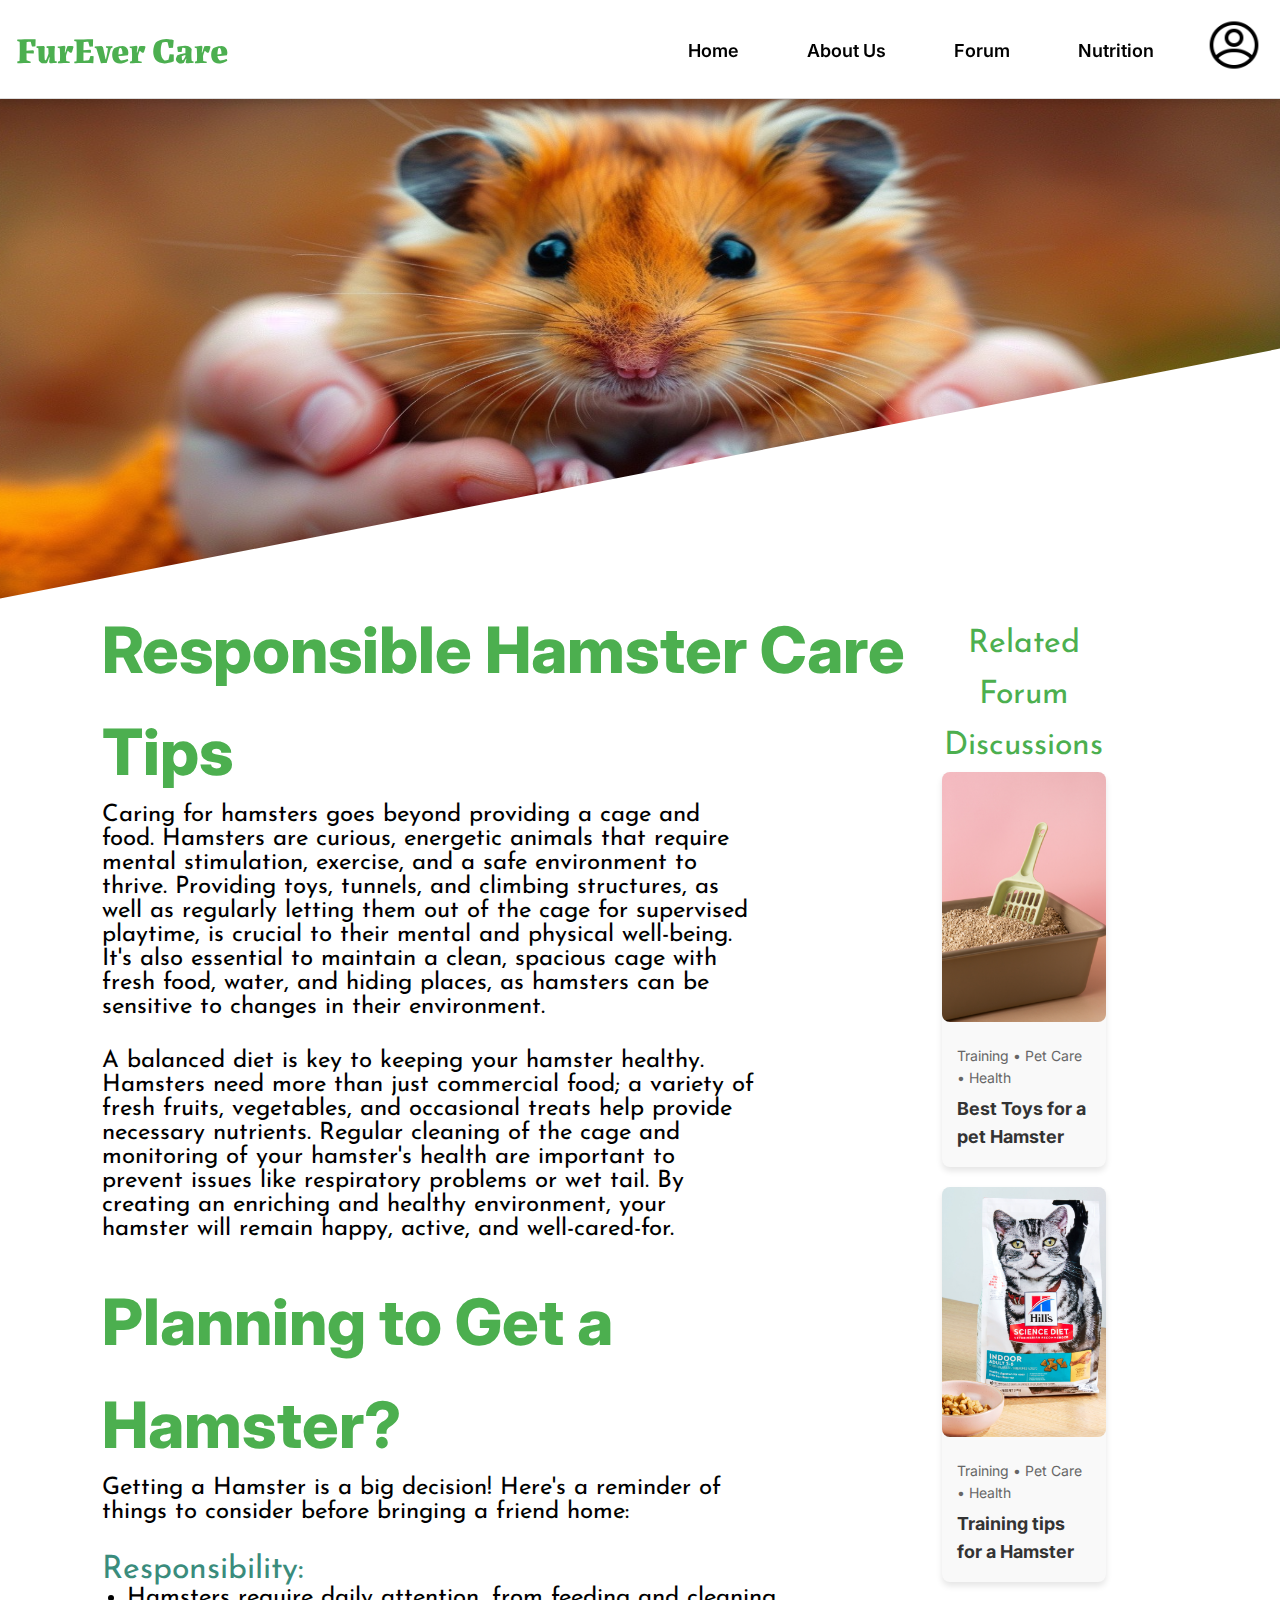
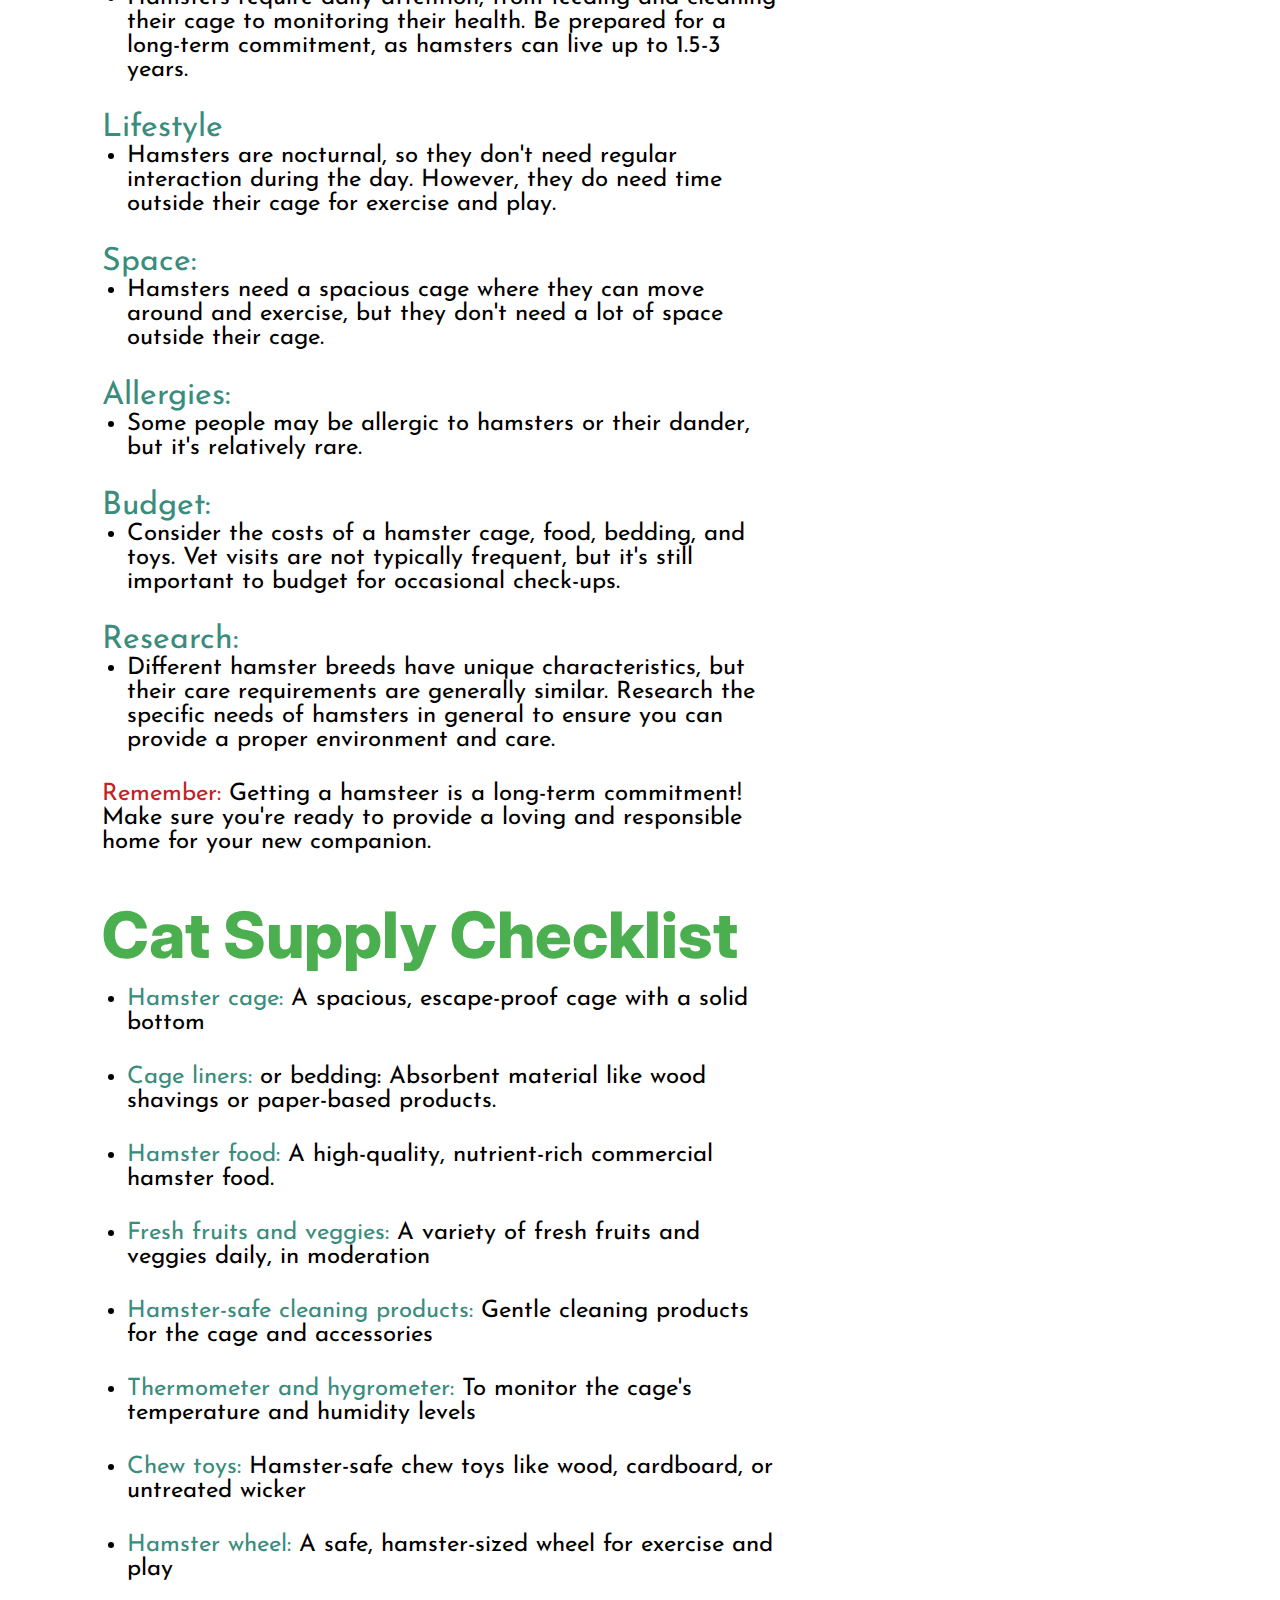
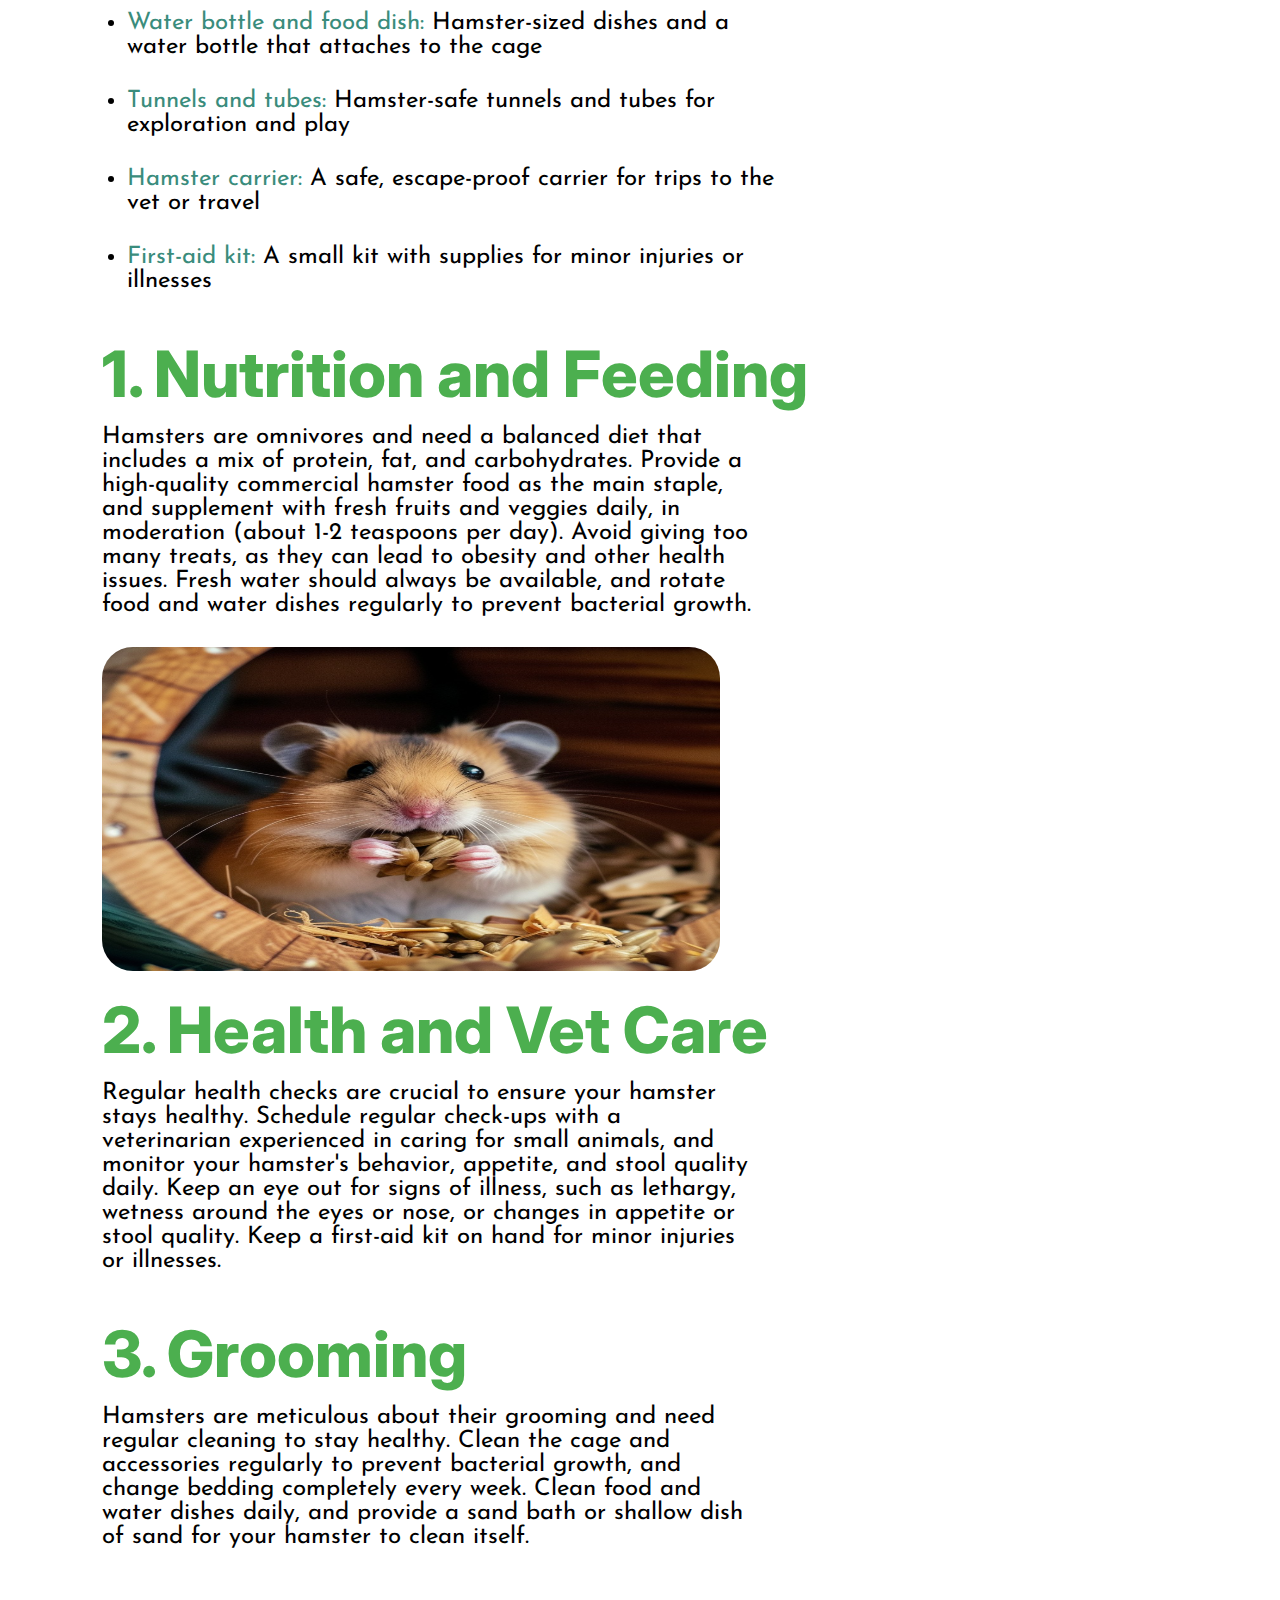
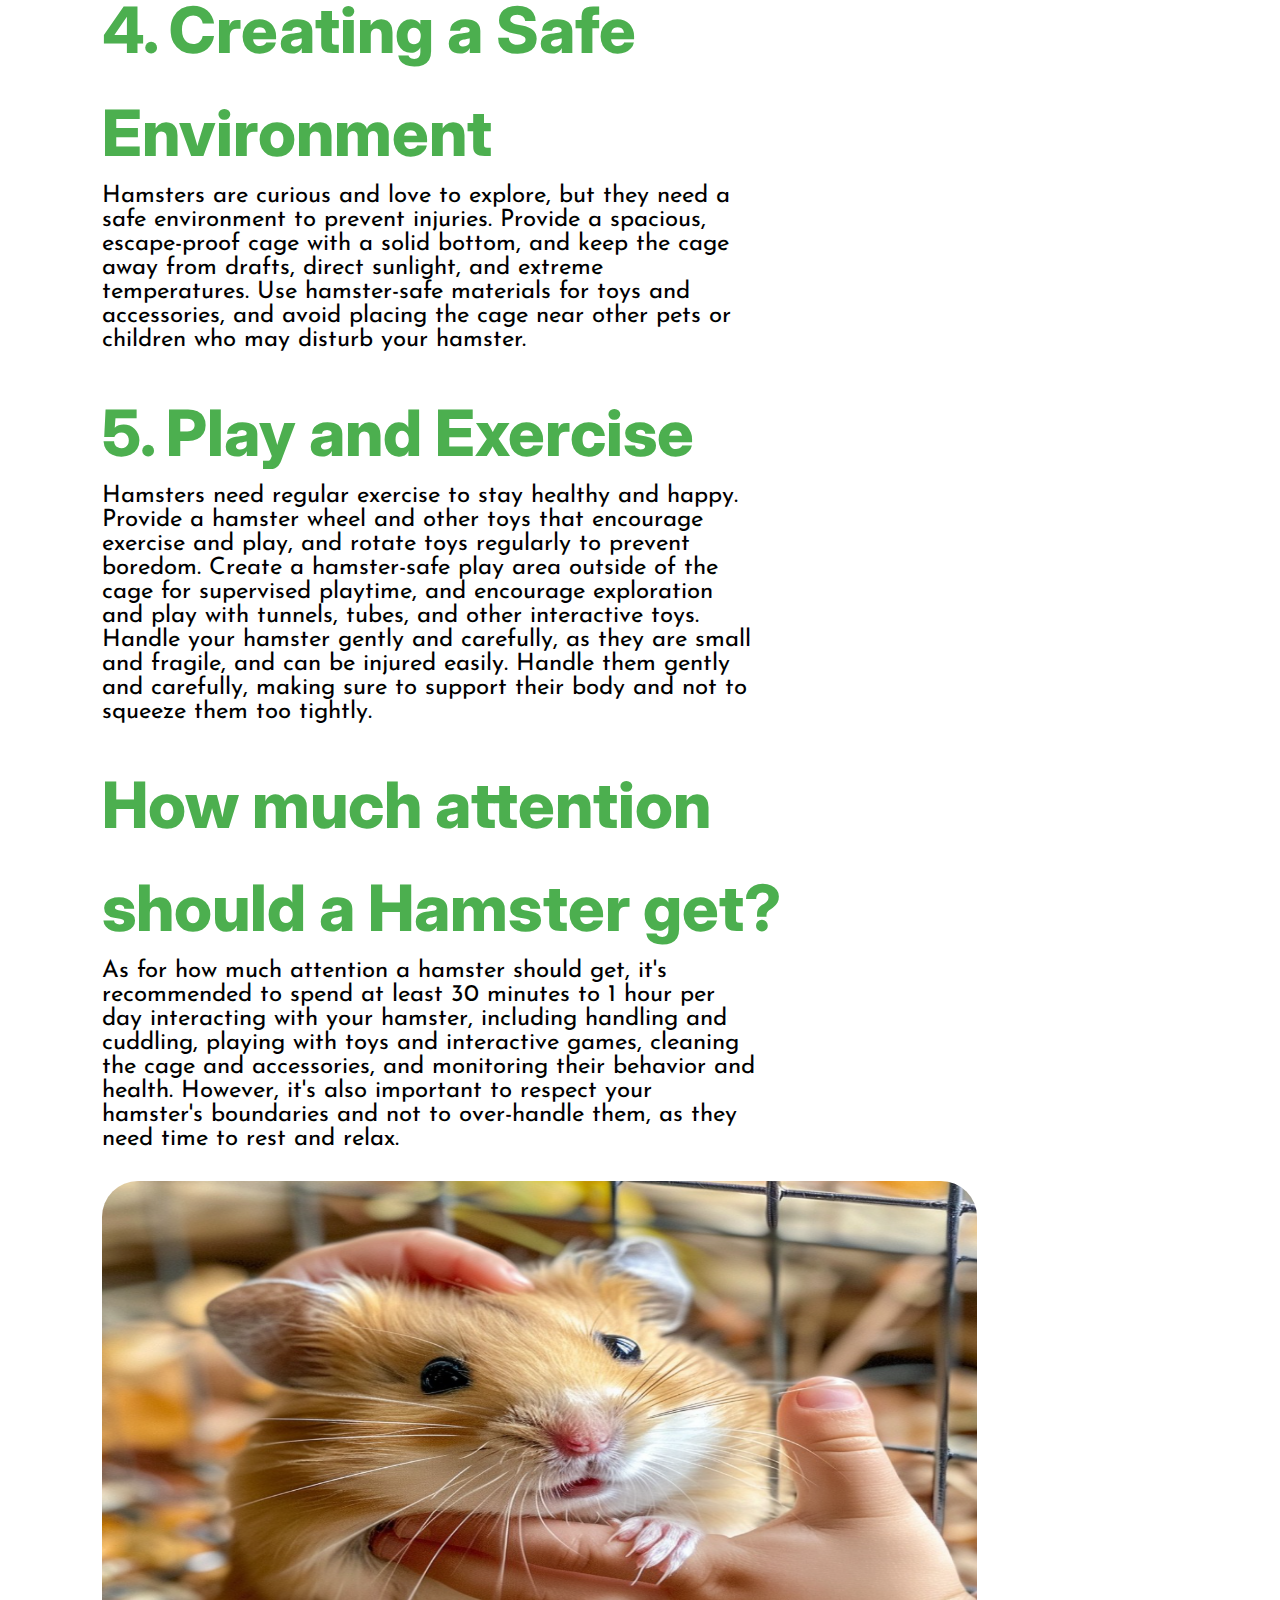
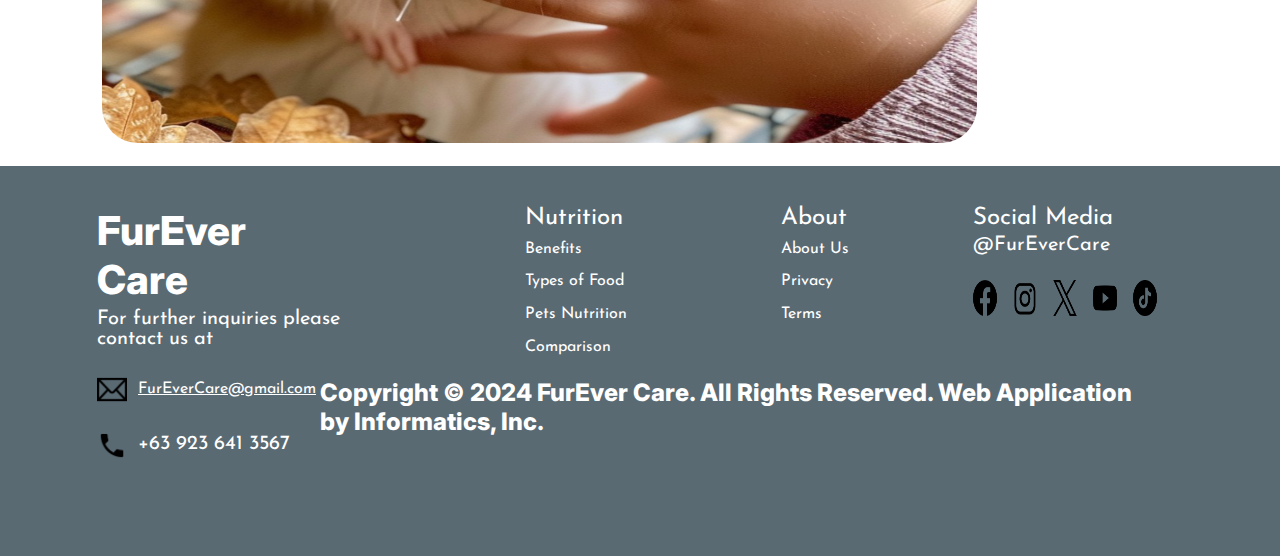
<file: hamster.html>
<!DOCTYPE html>
<html lang="en">
<head>
    <meta charset="UTF-8">
    <meta name="viewport" content="width=device-width, initial-scale=1.0">
    <title>FurEver Care</title>
    <link rel="icon" href="icons/favicon.png" type="image/png">
    <link rel = "stylesheet" href ="css/styles.css">
    <link rel = "stylesheet" href ="css/mediaque.css">
    <link rel="preconnect" href="https://fonts.googleapis.com">
    <link rel="preconnect" href="https://fonts.gstatic.com" crossorigin>
    <link href="https://fonts.googleapis.com/css2?family=Inter:ital,opsz,wght@0,14..32,100..900;1,14..32,100..900&family=Josefin+Sans:ital,wght@0,100..700;1,100..700&family=Labrada:ital,wght@0,100..900;1,100..900&display=swap" rel="stylesheet">
</head>
<body>
    <header class="desktop-header"> 
        <nav>
            <div class="logo">
                <h1><a href="index.html">FurEver Care</a></h1>
            </div>
            <div class="nav-wrapper">
                <ul class="nav-links">
                    <li><a href="index.html">Home</a></li>
                    <li><a href="about.html">About Us</a></li>
                    <li><a href="forum.html">Forum</a></li>
                    <li><a href="nutrition.html">Nutrition</a></li>
                </ul>
                <a href="profile.html"><img src="icons/profile.png" alt="profilee icon"></a>
            </div>
        </nav>
    </header>

    <header class="mobile-header tablet-header">
        <nav class="navbar">
            <div class="mheader-container">
                <!-- Hamburger Menu Icon -->
                <button class="menu-toggle">
                    <img src="icons/burger.png" alt="Menu">
                </button>
                
                <!-- Website Title -->
                <div class="site-title">
                    <h1><a href="index.html">FurEver Care</a></h1>
                </div>
                
                <!-- Register Button -->
                <a href="register.html" class="mobile-register-btn">Register</a>
            </div>
        </nav>
    </header>

    <!-- Sidebar -->
    <aside class="left-sidebar">
        <div class="profile-section">
            <img src="images/Forum/mark.PNG" alt="Profile Picture" class="profile-pics">
            <h2>Mark Oliver</h2>
            <p>markoliver@gmail.com</p>
            <button class="edit-profile-btns"> <a href="profile.html">Edit Profile</a></button>
        </div>
        <ul class="menu-list">
            <li><a href="index.html">Home</a></li>
            <li><a href="about.html">About Us</a></li>
            <li><a href="forum.html">Forum</a></li>
            <li><a href="nutrition.html">Nutrition</a></li>
        </ul>
        <button class="logout-btns">Logout</button>
        <a href="terms.html" class="terms-policy">Terms and Policy</a>
    </aside>

    <div class="pet-bg">
        <img src="images/Pets/hamster.PNG" alt="Pet Picture" class="pet-img" />
    </div>


    <!-- Tips Container -->
    <div class="care-tips-container">
        <div class="tips-left-section">
            <h2>Responsible Hamster Care Tips</h2>
            <p class="space">
                Caring for hamsters goes beyond providing a cage and food. Hamsters are curious, energetic 
                animals that require mental stimulation, exercise, and a safe environment to thrive. 
                Providing toys, tunnels, and climbing structures, as well as regularly letting them out of 
                the cage for supervised playtime, is crucial to their mental and physical well-being. 
                It's also essential to maintain a clean, spacious cage with fresh food, water, and hiding places, 
                as hamsters can be sensitive to changes in their environment.
            </p>
            <p>
                A balanced diet is key to keeping your hamster healthy. Hamsters need more than just commercial food; 
                a variety of fresh fruits, vegetables, and occasional treats help provide necessary nutrients. 
                Regular cleaning of the cage and monitoring of your hamster's health are important to prevent issues 
                like respiratory problems or wet tail. By creating an enriching and healthy environment, your hamster will remain happy, 
                active, and well-cared-for.
            </p>

            <h2>Planning to Get a Hamster?</h2>
            <p>
                Getting a Hamster is a big decision! Here's a reminder of things to consider before bringing a friend home:
            </p>

            <h3>Responsibility:</h3>
            <ul>
                <li>
                    Hamsters require daily attention, from feeding and cleaning their cage to monitoring their health. 
                    Be prepared for a long-term commitment, as hamsters can live up to 1.5-3 years.
                </li>
            </ul>

            <h3>Lifestyle</h3>
            <ul>
                <li>
                    Hamsters are nocturnal, so they don't need regular interaction during the day. 
                    However, they do need time outside their cage for exercise and play.
                </li>
            </ul>


            <h3>Space:</h3>
                <ul>
                    <li>
                        Hamsters need a spacious cage where they can move around and exercise, but they don't need a lot of space outside their cage.
                    </li>
                </ul>

            <h3>Allergies:</h3>
                <ul>
                    <li>
                        Some people may be allergic to hamsters or their dander, but it's relatively rare.
                    </li>
                </ul>
                
            <h3>Budget:</h3>
            <ul>
                <li>
                    Consider the costs of a hamster cage, food, bedding, and toys. Vet visits are not typically frequent, 
                    but it's still important to budget for occasional check-ups.
                </li>
            </ul>


            <h3>Research:</h3>
                <ul>
                    <li>
                        Different hamster breeds have unique characteristics, but their care requirements are generally similar. Research the 
                        specific needs of hamsters in general to ensure you can provide a proper environment and care.
                    </li>
                </ul>

            <p><span>Remember:</span> Getting a hamsteer is a long-term commitment! Make sure you're ready to provide a loving and responsible home for your new companion.</p>


            <h2>Cat Supply Checklist</h2>
            <ul>
                <li><span class="tips-blue">Hamster cage:</span> A spacious, escape-proof cage with a solid bottom</li>
                <li><span class="tips-blue">Cage liners:</span> or bedding: Absorbent material like wood shavings or paper-based products.</li>
                <li><span class="tips-blue">Hamster food:</span> A high-quality, nutrient-rich commercial hamster food.</li>
                <li><span class="tips-blue">Fresh fruits and veggies:</span> A variety of fresh fruits and veggies daily, in moderation</li>
                <li><span class="tips-blue">Hamster-safe cleaning products:</span> Gentle cleaning products for the cage and accessories</li>
                <li><span class="tips-blue">Thermometer and hygrometer:</span> To monitor the cage's temperature and humidity levels</li>
                <li><span class="tips-blue">Chew toys:</span> Hamster-safe chew toys like wood, cardboard, or untreated wicker</li>
                <li><span class="tips-blue">Hamster wheel:</span> A safe, hamster-sized wheel for exercise and play</li>
                <li><span class="tips-blue">Water bottle and food dish:</span> Hamster-sized dishes and a water bottle that attaches to the cage</li>
                <li><span class="tips-blue">Tunnels and tubes:</span> Hamster-safe tunnels and tubes for exploration and play</li>
                <li><span class="tips-blue">Hamster carrier:</span> A safe, escape-proof carrier for trips to the vet or travel</li>
                <li><span class="tips-blue">First-aid kit:</span> A small kit with supplies for minor injuries or illnesses</li>
            </ul>

            <h2>1. Nutrition and Feeding</h2>
            <p>
                Hamsters are omnivores and need a balanced diet that includes a mix of protein, fat, and carbohydrates. 
                Provide a high-quality commercial hamster food as the main staple, and supplement with fresh fruits and 
                veggies daily, in moderation (about 1-2 teaspoons per day). Avoid giving too many treats, as they can lead 
                to obesity and other health issues. Fresh water should always be available, and rotate food and water dishes 
                regularly to prevent bacterial growth.
            </p>

            <img src="images/Pets/hamster/hamster1.PNG" alt="cat eating" class="pet1"/>

            <h2>2. Health and Vet Care</h2>
            <p>
                Regular health checks are crucial to ensure your hamster stays healthy. Schedule regular 
                check-ups with a veterinarian experienced in caring for small animals, and monitor your 
                hamster's behavior, appetite, and stool quality daily. Keep an eye out for signs of illness, 
                such as lethargy, wetness around the eyes or nose, or changes in appetite or stool quality. 
                Keep a first-aid kit on hand for minor injuries or illnesses.
            </p>

            <h2>3. Grooming</h2>
            <p>
                Hamsters are meticulous about their grooming and need regular cleaning to stay healthy. 
                Clean the cage and accessories regularly to prevent bacterial growth, and change bedding 
                completely every week. Clean food and water dishes daily, and provide a sand bath or 
                shallow dish of sand for your hamster to clean itself.
            </p>

            <h2>4. Creating a Safe Environment</h2>
            <p>
                Hamsters are curious and love to explore, but they need a safe environment to prevent injuries. 
                Provide a spacious, escape-proof cage with a solid bottom, and keep the cage away from drafts, 
                direct sunlight, and extreme temperatures. Use hamster-safe materials for toys and accessories, 
                and avoid placing the cage near other pets or children who may disturb your hamster.
            </p>

            <h2>5. Play and Exercise</h2>
            <p>
                Hamsters need regular exercise to stay healthy and happy. Provide a hamster wheel and other toys 
                that encourage exercise and play, and rotate toys regularly to prevent boredom. Create a 
                hamster-safe play area outside of the cage for supervised playtime, and encourage exploration 
                and play with tunnels, tubes, and other interactive toys. Handle your hamster gently and carefully, 
                as they are small and fragile, and can be injured easily. Handle them gently and carefully, making sure 
                to support their body and not to squeeze them too tightly.
            </p>

            <h2>How much attention should a Hamster get?</h2>
            <p>
                As for how much attention a hamster should get, it's recommended to spend at least 30 minutes to 
                1 hour per day interacting with your hamster, including handling and cuddling, playing with toys 
                and interactive games, cleaning the cage and accessories, and monitoring their behavior and health. 
                However, it's also important to respect your hamster's boundaries and not to over-handle them, as they 
                need time to rest and relax.
            </p>

            <img src="images/Pets/hamster/hamster2.PNG" alt="dog cutie" class="pet3">

        </div>

        <div class="tips-right-section">
            <div class="related-forum-discussions">
                <h2>Related Forum Discussions</h2>
                
                <div class="forum-item">
                    <img src="images/Pets/cats/ad1.PNG" alt="Litter Box Image">
                    <div class="forum-info">
                        <p class="category">Training • Pet Care • Health</p>
                        <p class="title">Best Toys for a pet Hamster</p>
                    </div>
                </div>
                
                <div class="forum-item">
                    <img src="images/Pets/cats/ad2.PNG" alt="Healthy Cat Food Image">
                    <div class="forum-info">
                        <p class="category">Training • Pet Care • Health</p>
                        <p class="title">Training tips for a Hamster</p>
                    </div>
                </div>
            </div>
            
        </div>
    </div>


     <!-- Desktop Footer Section -->
     <footer class="desktop-footer">
        <div class="footer-container">
          <div class="footer-content">
            
            <!-- Contact Information -->
            <div class="footer-section footer-inquire">
              <h3>FurEver Care</h3>
              <p>For further inquiries please contact us at</p>
              <p>
                <img src="icons/mail.png" alt="Email icon" class="icon"> 
                <a href="mailto:FurEverCare@gmail.com">FurEverCare@gmail.com</a>
              </p>
              <p>
                <img src="icons/phone.png" alt="Phone icon" class="icon"> 
                +63 923 641 3567
              </p>
            </div>
            
            <!-- Nutrition Links -->
            <div class="footer-section footer-nutrition">
              <h4>Nutrition</h4>
              <ul>
                <li><a href="nutrition.html#benefits">Benefits</a></li>
                <li><a href="nutrition.html#types">Types of Food</a></li>
                <li><a href="nutrition.html#nutrition">Pets Nutrition</a></li>
                <li><a href="nutrition.html#comparison">Comparison</a></li>
              </ul>
            </div>
            
            <!-- About Links -->
            <div class="footer-section footer-about">
                <h4>About</h4>
                <ul>
                  <li><a href="about.html">About Us</a></li>
                  <li><a href="terms.html#privacy">Privacy</a></li>
                  <li><a href="terms.html#terms">Terms</a></li>
                </ul>
              </div>
            
            <!-- Social Media Icons -->
            <div class="footer-section footer-socials">
                <h4>Social Media</h4>
                <p>@FurEverCare</p>
                  <p>
                      <a href="https://www.facebook.com/profile.php?id=61555428561983" target="_blank"><img src="icons/facebook.png" alt="Facebook icon" class="social-icon"></a>
                      <a href="https://www.instagram.com/keep.pet/" target="_blank"><img src="icons/insta.png" alt="Instagram icon" class="social-icon"></a>
                      <a href="https://x.com/biscuitpetcare" target="_blank"><img src="icons/twitter.png" alt="X icon" class="social-icon"></a>
                      <a href="https://www.youtube.com/@Petcareamanvashisht" target="_blank"><img src="icons/youtube.png" alt="YouTube icon" class="social-icon"></a>
                      <a href="https://www.tiktok.com/@petcarelifestyle?lang=en" target="_blank"><img src="icons/tiktok.png" alt="TikTok icon" class="social-icon"></a>
                  </p>
              
              </div>
            
    
          </div>

            <h2 class="copyright">
                Copyright © 2024 FurEver Care. All Rights Reserved. Web Application by Informatics, Inc.
            </h2>
        </div>
      </footer>


      <footer class="mobile-footer">
        <div class="mobile-footer-container">
            <!-- Contact Information -->
            <div class="mobile-footer-section mobile-footer-inquire">
                <h3>FurEver Care</h3>
                <p>For further inquiries please contact us at</p>
                <p>
                  <img src="icons/mail.png" alt="Email icon" class="icon"> 
                  <a href="mailto:FurEverCare@gmail.com">FurEverCare@gmail.com</a>
                </p>
                <p>
                  <img src="icons/phone.png" alt="Phone icon" class="icon"> 
                  +63 923 641 3567
                </p>
              </div>

              <div class="footer-arrow-container">
                <div class="mobile-footer-elements nutrition-toggle">
                    <h5>NUTRITION</h5>
                    <img src ="icons/arrow-down.png" alt="arrow down" class="mobile-arrows"/>            
                </div>

                <div class="footer-nutrition-section">
                    <ul class="nutrition-list">
                        <li><a href="nutrition.html#benefits">Benefits</a></li>
                        <li><a href="nutrition.html#nutrition">Pets Nutrition</a></li>
                        <li><a href="nutrition.html#comparison">Comparison</a></li>
                    </ul>
                </div>

                <hr>

                <div class="mobile-footer-elements about-toggle">
                    <h5>ABOUT</h5>
                    <img src ="icons/arrow-down.png" alt="arrow down"  class="mobile-arrows"/>            
                </div>

                <div class="footer-about-section">
                    <ul class="about-list">
                        <li><a href="about.html">About Us</a></li>
                        <li><a href="terms.html#privacy">Privacy</a></li>
                        <li><a href="terms.html#terms">Terms</a></li>
                    </ul>
                </div>

                <hr>

                <div class="mobile-footer-elements mobile-last-footer">
                    <h5>SOCIAL MEDIA</h5>
                    <div class="mobile-footer-socials">
                        <p>
                            <a href="https://www.facebook.com/profile.php?id=61555428561983" target="_blank"><img src="icons/facebook.png" alt="Facebook icon" class="social-icon"></a>
                            <a href="https://www.instagram.com/keep.pet/" target="_blank"><img src="icons/insta.png" alt="Instagram icon" class="social-icon"></a>
                            <a href="https://x.com/biscuitpetcare" target="_blank"><img src="icons/twitter.png" alt="X icon" class="social-icon"></a>
                            <a href="https://www.youtube.com/@Petcareamanvashisht" target="_blank"><img src="icons/youtube.png" alt="YouTube icon" class="social-icon"></a>
                            <a href="https://www.tiktok.com/@petcarelifestyle?lang=en" target="_blank"><img src="icons/tiktok.png" alt="TikTok icon" class="social-icon"></a>
                        </p>
                    </div>           
                </div>
                

              </div>

              <h4>Copyright © 2024 FurEver Care All Rights Reserved.</h4>

        </div>
      </footer>


      <script src="js/main.js"></script>
</body>
</html>
</file>
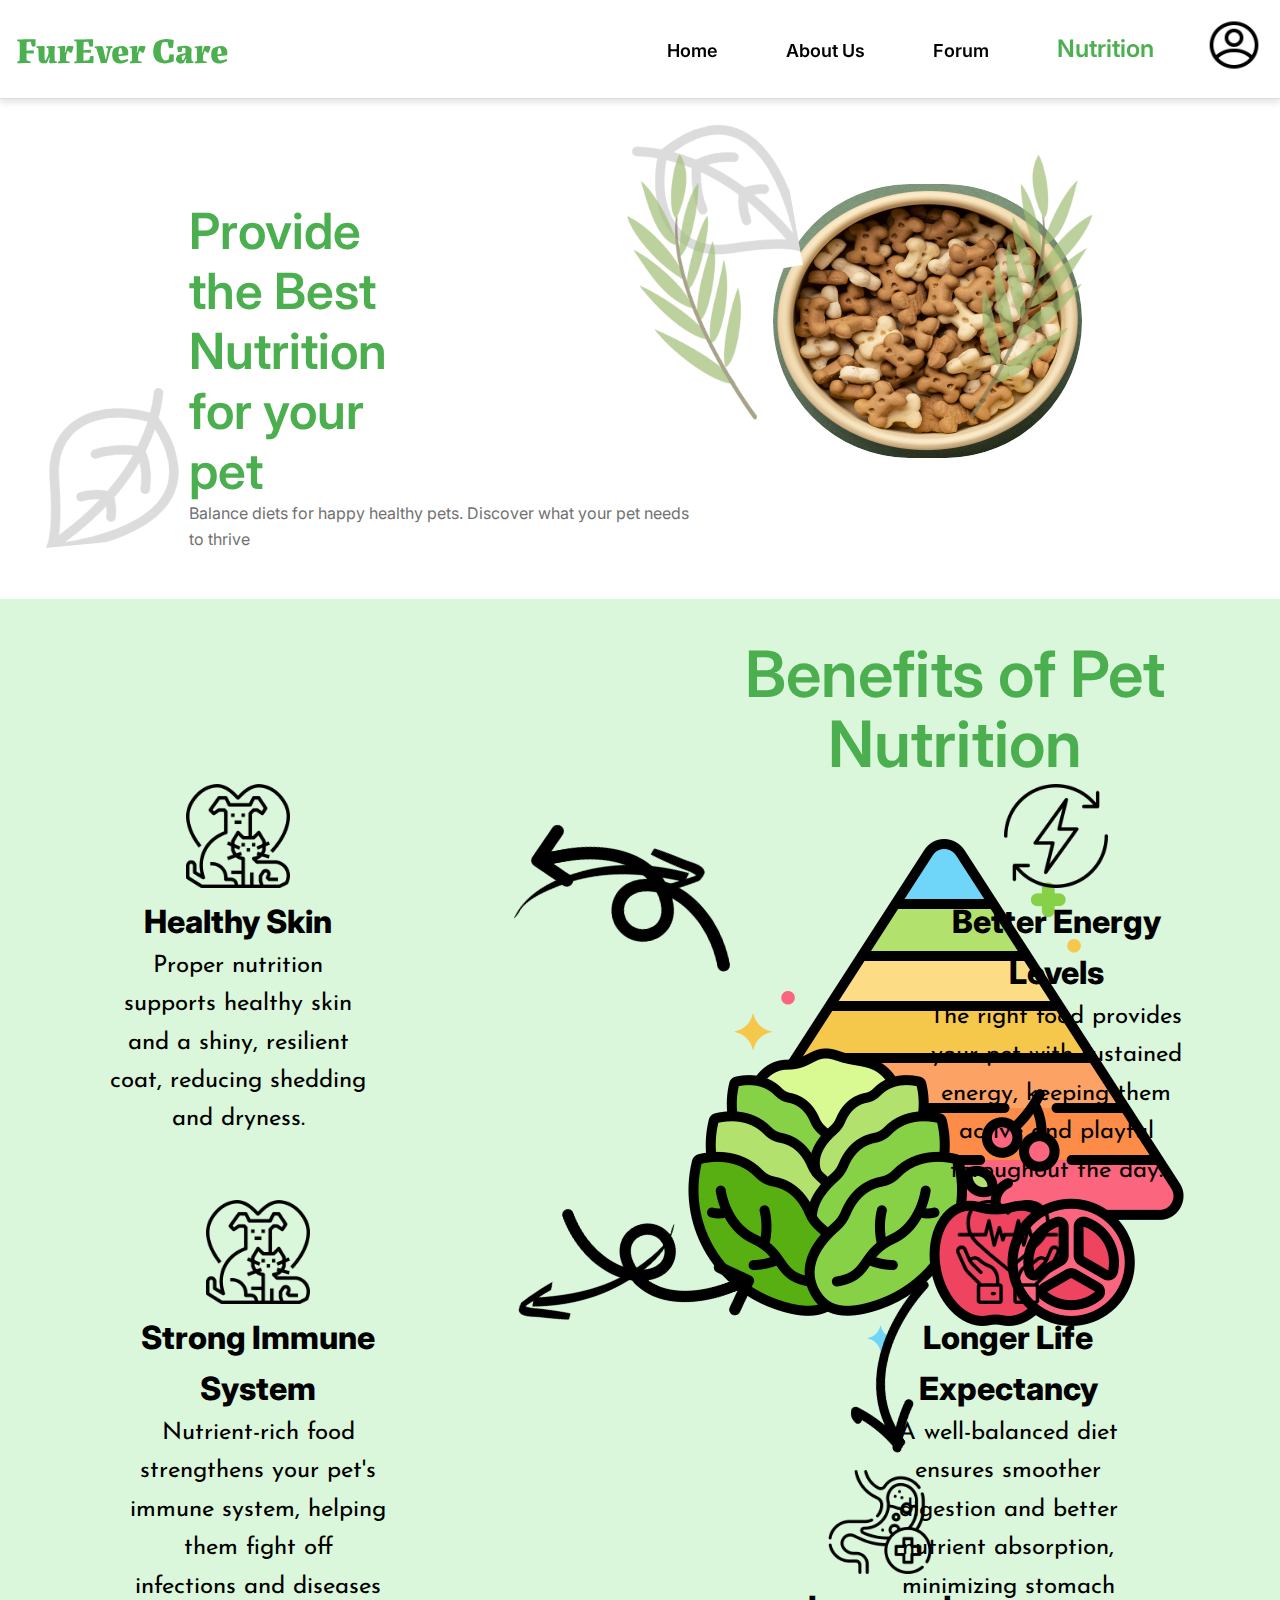
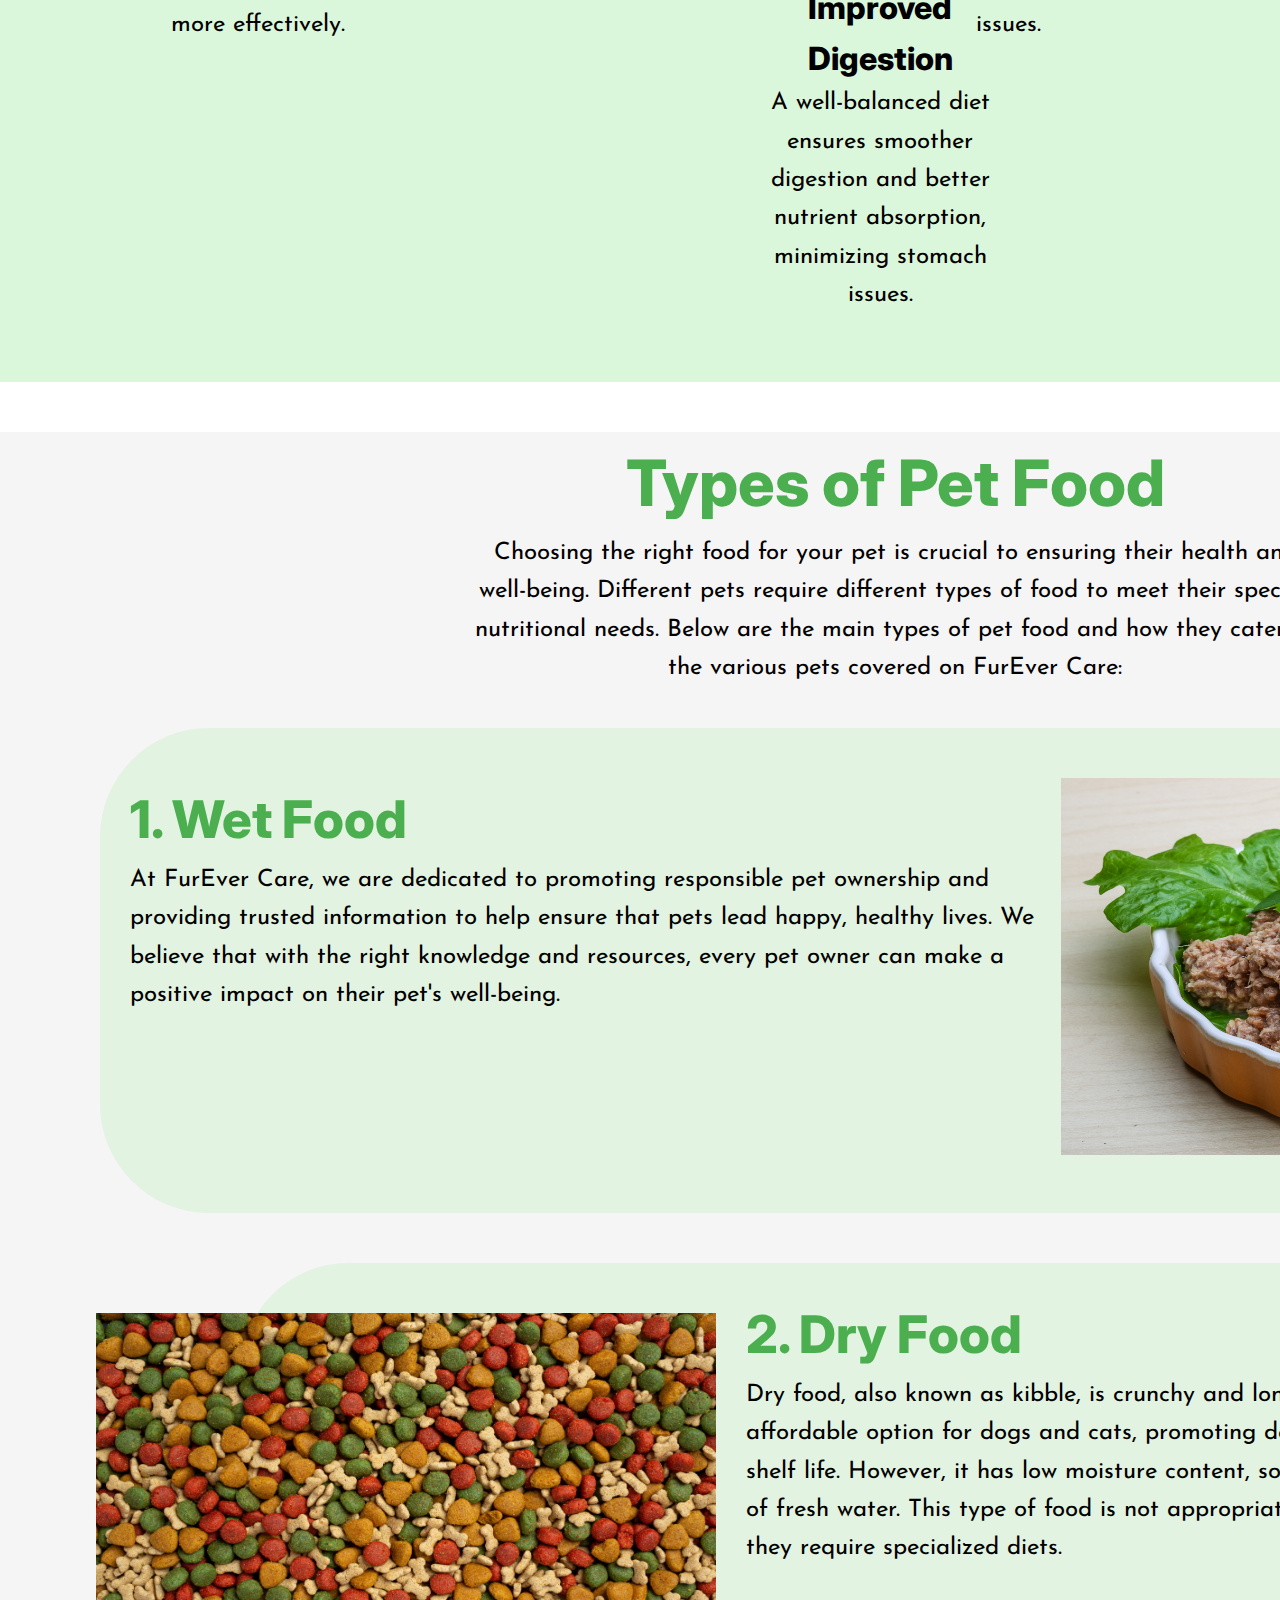
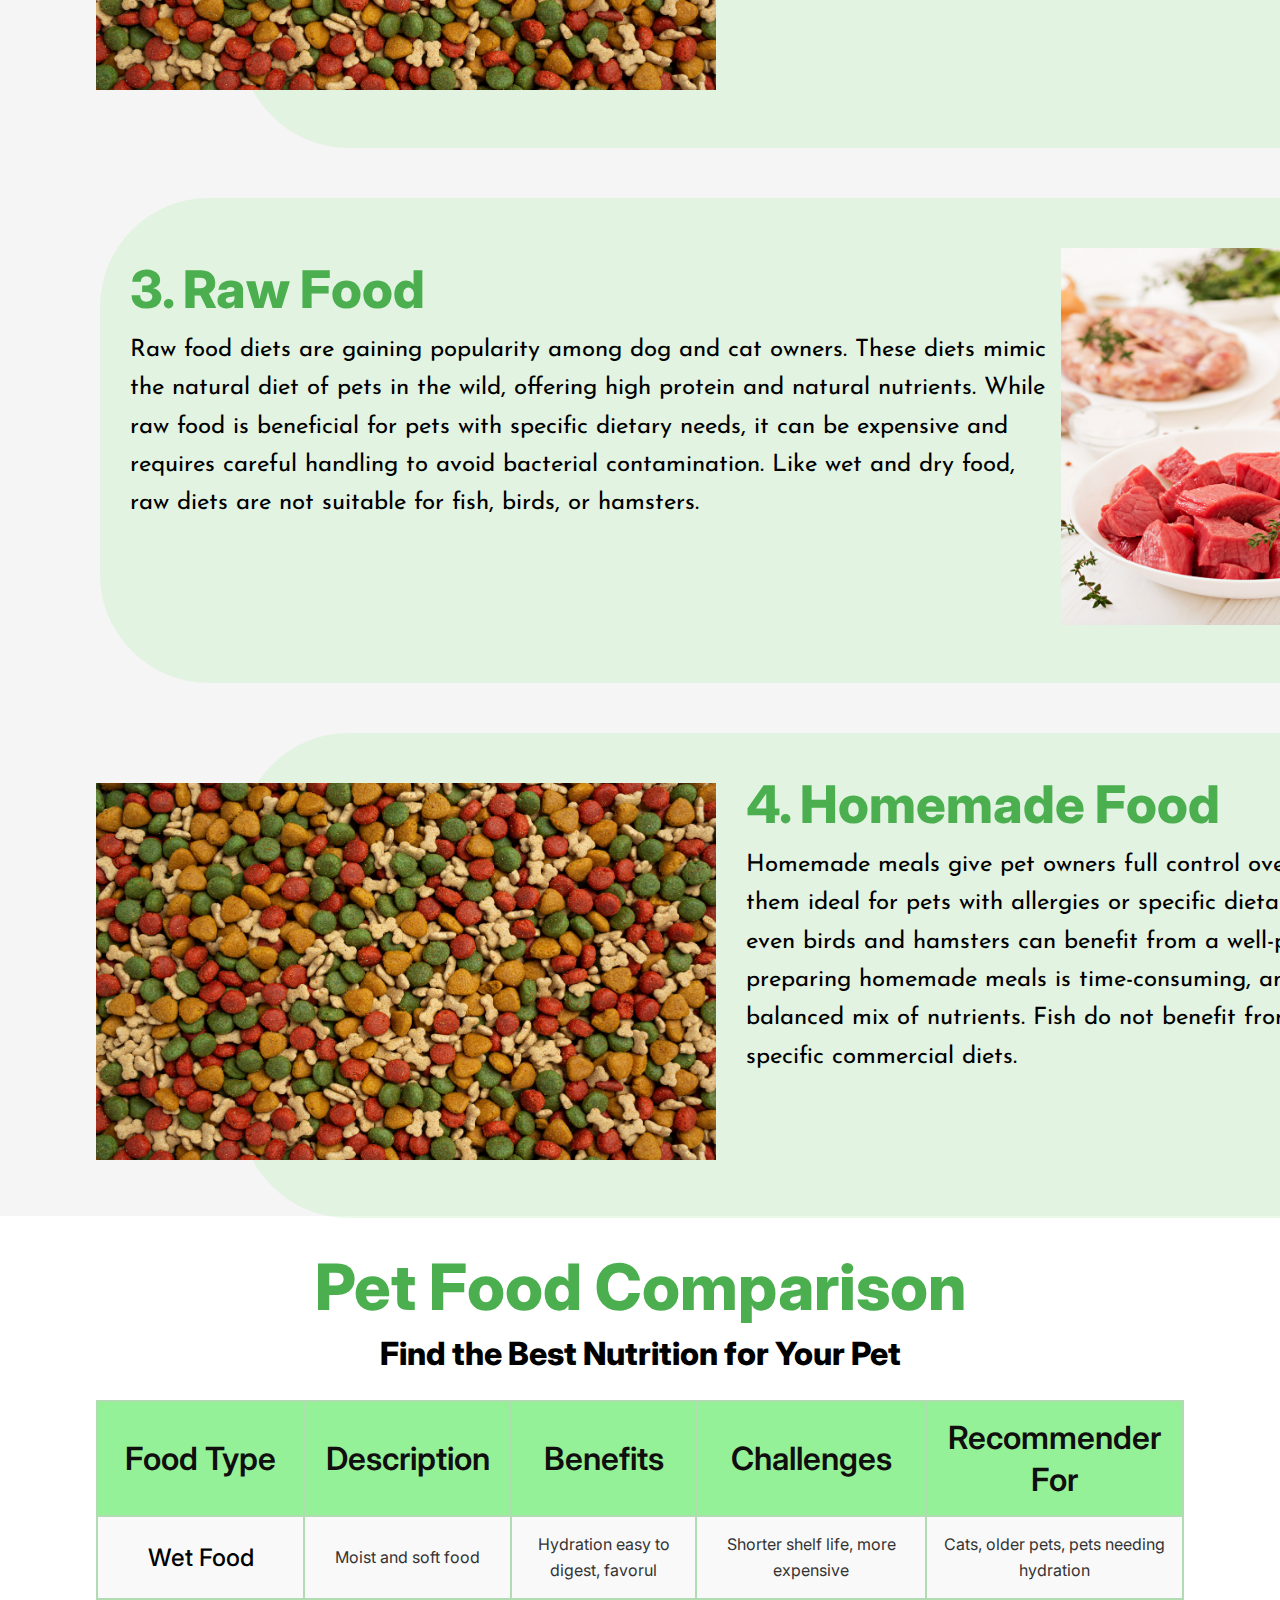
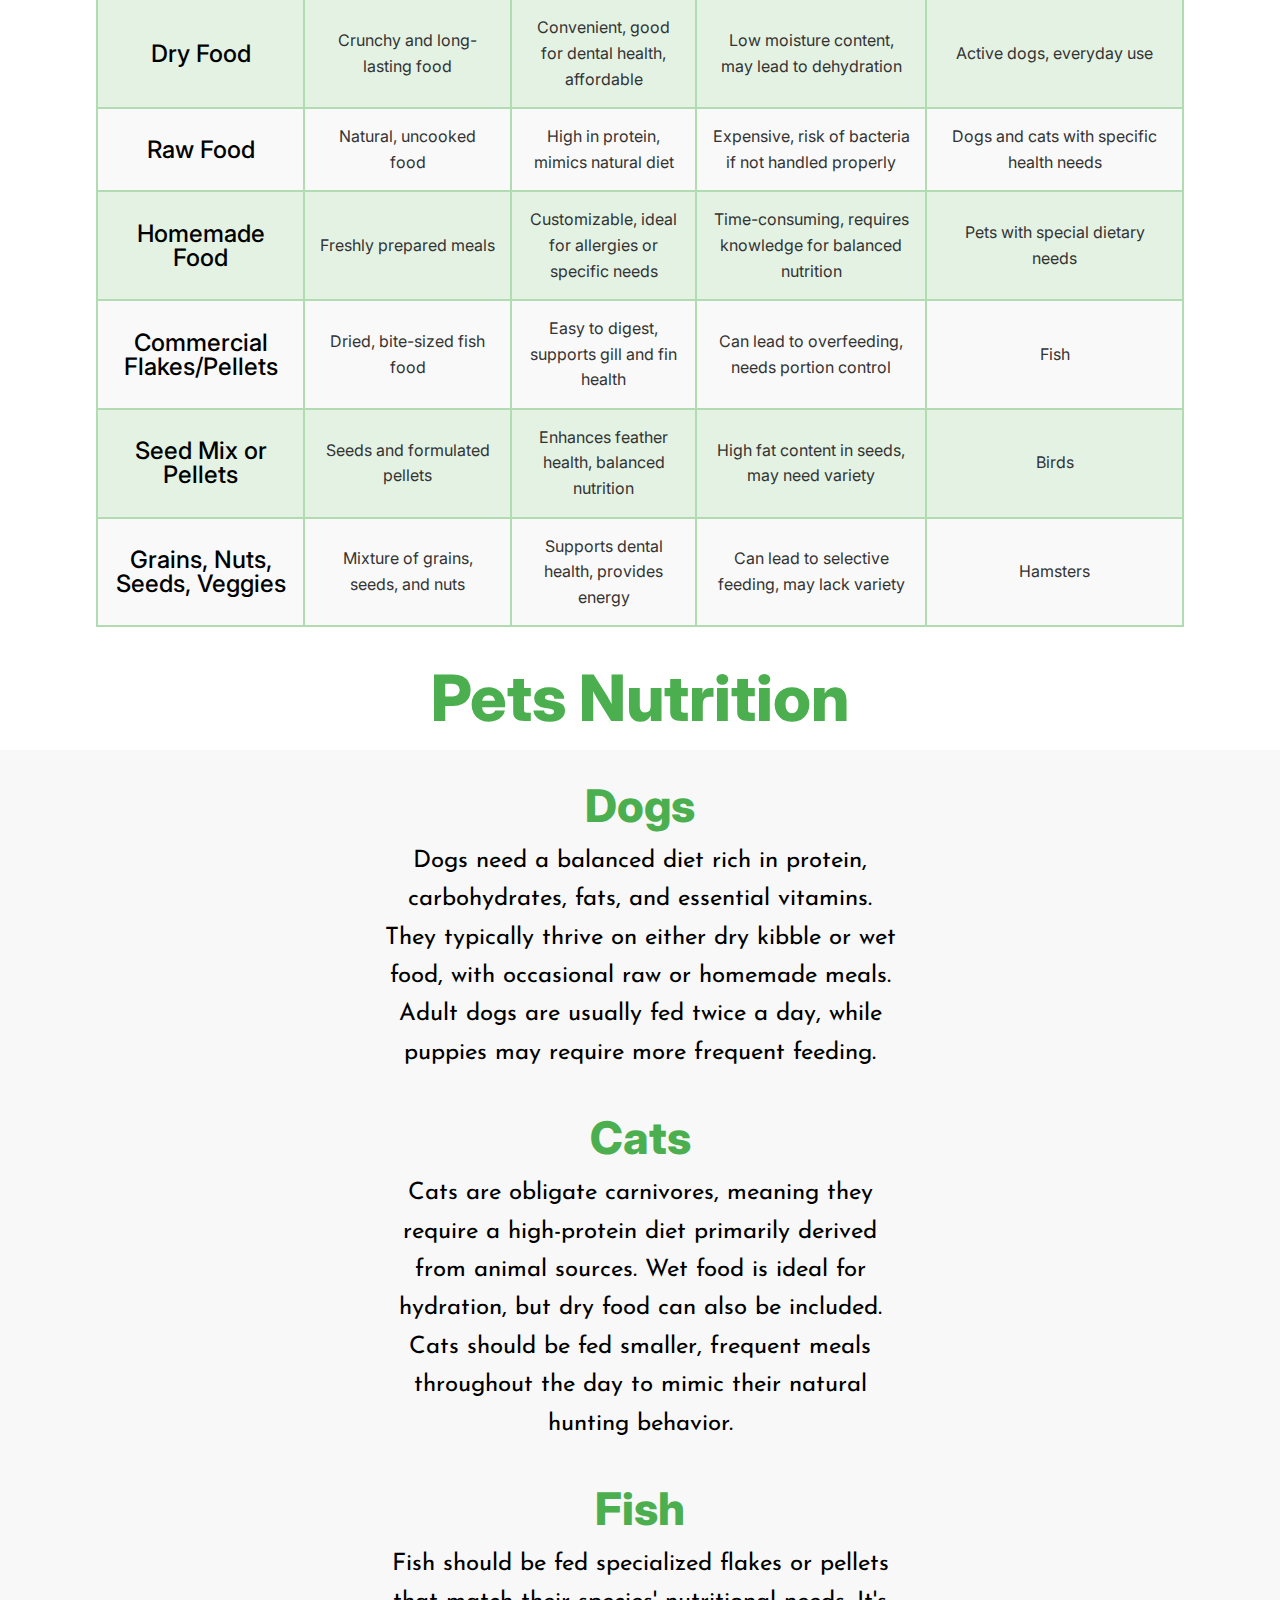
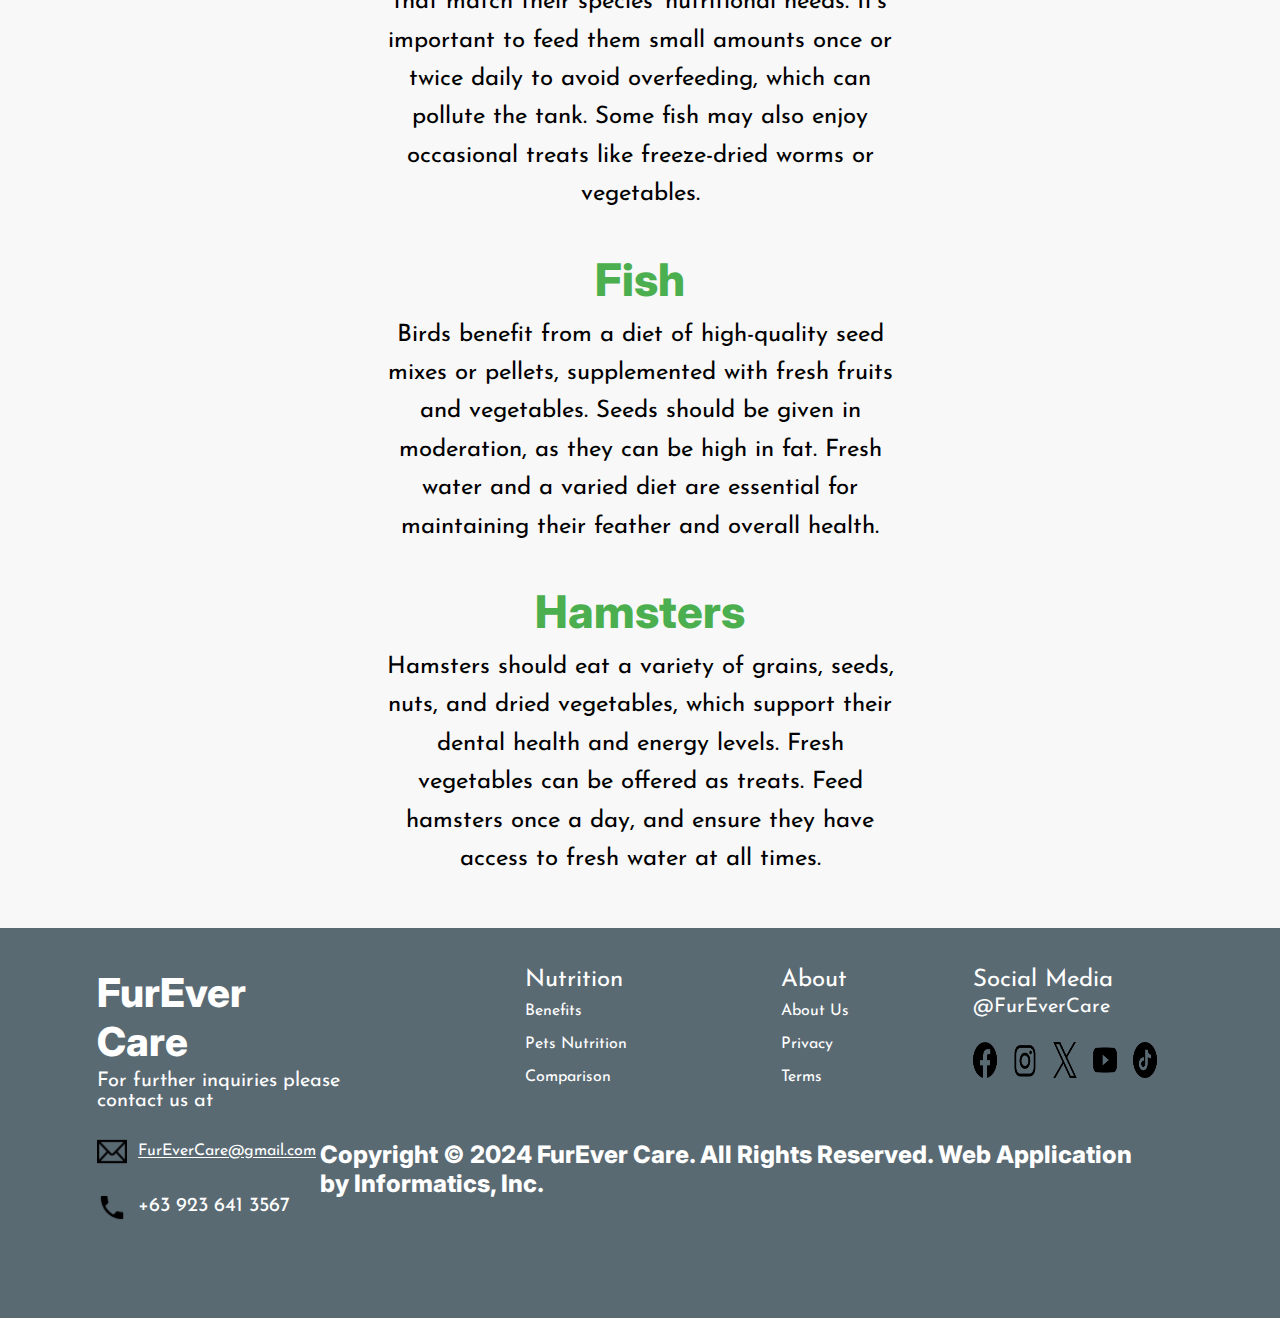
<file: nutrition.html>
<!DOCTYPE html>
<html lang="en">
<head>
    <meta charset="UTF-8">
    <meta name="viewport" content="width=device-width, initial-scale=1.0">
    <title>FurEver Care</title>
    <link rel="icon" href="icons/favicon.png" type="image/png">
    <link rel = "stylesheet" href ="css/styles.css">
    <link rel = "stylesheet" href ="css/mediaque.css">
    <link rel="preconnect" href="https://fonts.googleapis.com">
    <link rel="preconnect" href="https://fonts.gstatic.com" crossorigin>
    <link href="https://fonts.googleapis.com/css2?family=Inter:ital,opsz,wght@0,14..32,100..900;1,14..32,100..900&family=Josefin+Sans:ital,wght@0,100..700;1,100..700&family=Labrada:ital,wght@0,100..900;1,100..900&display=swap" rel="stylesheet">
</head>
<body>
    <header class="desktop-header"> 
        <nav>
            <div class="logo">
                <h1><a href="index.html">FurEver Care</a></h1>
            </div>
            <div class="nav-wrapper">
                <ul class="nav-links">
                    <li><a href="index.html">Home</a></li>
                    <li><a href="about.html" >About Us</a></li>
                    <li><a href="forum.html">Forum</a></li>
                    <li><a href="nutrition.html" class="active">Nutrition</a></li>
                </ul>
                <a href="profile.html"><img src="icons/profile.png" alt="profilee icon"></a>
            </div>
        </nav>
    </header>

    <header class="mobile-header tablet-header">
        <nav class="navbar">
            <div class="mheader-container">
                <!-- Hamburger Menu Icon -->
                <button class="menu-toggle">
                    <img src="icons/burger.png" alt="Menu">
                </button>
                
                <!-- Website Title -->
                <div class="site-title">
                    <h1><a href="index.html">FurEver Care</a></h1>
                </div>
                
                <!-- Register Button -->
                <a href="register.html" class="mobile-register-btn">Register</a>
            </div>
        </nav>
    </header>

    <!-- Sidebar -->
    <aside class="left-sidebar">
        <div class="profile-section">
            <img src="images/Forum/mark.PNG" alt="Profile Picture" class="profile-pics">
            <h2>Mark Oliver</h2>
            <p>markoliver@gmail.com</p>
            <button class="edit-profile-btns"> <a href="profile.html">Edit Profile</a></button>
        </div>
        <ul class="menu-list">
            <li><a href="index.html">Home</a></li>
            <li><a href="about.html">About Us</a></li>
            <li><a href="forum.html">Forum</a></li>
            <li><a href="nutrition.html">Nutrition</a></li>
        </ul>
        <button class="logout-btn">Logout</button>
        <a href="terms.html" class="terms-policy">Terms and Policy</a>
    </aside>

    <div class="nutri-hero"> <!-- Hero -->
        <div class="nutri-hero-container"> <!-- Hero Container-->

            <div class="nutri-left-branch">
                <img src="icons/nutrition/rightbranch.png" alt="branch icon" class="nutri-branch1">
            </div>

            <div class="nutri-right-branch">
                <img src="icons/nutrition/leftbranch.png" alt="branch icon" class="nutri-branch2">
            </div>

            <div class="nutri-hero-text">
                <h1>Provide the Best Nutrition for your pet</h1>
                <p>Balance diets for happy healthy pets. Discover what your pet needs to thrive</p>
            </div>

            <div class="nutri-hero-img-container">
                <div class="nutri-hero-img">
                    <img src="images/nutrition/heroimg.png" >
                </div>
            </div>

            <div class="nutri-background-icon">
                <img src="icons/nutrition/grayleaf.png" alt="Leaf icon" class="nutri-hero-leaf1">
            </div>

            <div class="nutri-background-icon2">
                <img src="icons/nutrition/grayleaf.png" alt="Leaf icon" class="nutri-hero-leaf2">
            </div>

        </div><!-- Hero Container-->
    </div> <!-- Hero -->

    <div class="mobile-hero">
        <h1>Provide the Best Nutrition for Your Pet</h1>
        <p>Balanced diets for happy, healthy pets. Discover what your pet needs to thrive.</p>
    </div>

    <!-- Benefits of Pet Nutrition -->
    <div class="benefits-background" id="benefits">
        <h1>Benefits of Pet Nutrition</h1>
        <img src="icons/nutrition/benefitslogo.png" alt="Benefits icon" class="benefits-icon" >
        <div class="benefits-container">

            <div class="arrows">
                <img src="icons/nutrition/arrow1.png" alt="arrow" class="arrow1">
                <img src="icons/nutrition/arrow2.png" alt="arrow" class="arrow2">
                <img src="icons/nutrition/arrow3.png" alt="arrow" class="arrow3">
                <img src="icons/nutrition/arrow4.png" alt="arrow" class="arrow4">
                <img src="icons/nutrition/arrow5.png" alt="arrow" class="arrow5">
            </div>

            <div class="healthyskin"> <!-- Wrapper -->

                <div class="skin-icon">
                    <img src="icons/nutrition/healthyskin.png" alt="Healty Dog and Cat">
                </div>

                <div class="skin-text">
                    <h4>Healthy Skin</h4>
                    <p>
                        Proper nutrition supports healthy skin and a shiny, resilient coat, 
                        reducing shedding and dryness.
                    </p>
                </div>

            </div> <!-- Wrapper End-->

            <div class="immunesystem"> <!-- Wrapper -->

                <div class="skin-icon">
                    <img src="icons/nutrition/healthyskin.png" alt="Healty Dog and Cat">
                </div>

                <div class="skin-text">
                    <h4>Strong Immune System</h4>
                    <p>
                        Nutrient-rich food strengthens your pet's immune system, 
                        helping them fight off infections and diseases more effectively.
                    </p>
                </div>

            </div> <!-- Wrapper End-->

            <div class="digestion"> <!-- Wrapper -->

                <div class="skin-icon">
                    <img src="icons/nutrition/digestion.png" alt="Healty Dog and Cat">
                </div>

                <div class="skin-text">
                    <h4>Improved Digestion</h4>
                    <p>
                        A well-balanced diet ensures smoother digestion and 
                        better nutrient absorption, minimizing stomach issues.
                    </p>
                </div>

            </div> <!-- Wrapper End-->

            <div class="longlife"> <!-- Wrapper -->

                <div class="skin-icon">
                    <img src="icons/nutrition/longerlife.png" alt="Healty Dog and Cat">
                </div>

                <div class="skin-text">
                    <h4>Longer Life Expectancy</h4>
                    <p>
                        A well-balanced diet ensures smoother digestion and 
                        better nutrient absorption, minimizing stomach issues.
                    </p>
                </div>

            </div> <!-- Wrapper End-->

            <div class="betterenergy"> <!-- Wrapper -->

                <div class="skin-icon">
                    <img src="icons/nutrition/energy.png" alt="Healty Dog and Cat">
                </div>

                <div class="skin-text">
                    <h4>Better Energy Levels</h4>
                    <p>
                        The right food provides your pet with sustained energy, 
                        keeping them active and playful throughout the day.
                    </p>
                </div>

            </div> <!-- Wrapper End-->


        </div> <!--Container End-->
    </div><!--BG End-->

    <div class="mobile-nutrition-benefits" id="benefits">
        <h2>Benefits of Pet Nutrition</h2>
        <div class="benefit-items">
            <div class="benefit-item">
                <h3>Healthy Skin</h3>
                <p>Proper nutrition supports healthy skin and a shiny, resilient coat, reducing shedding and dryness.</p>
            </div>
            <div class="benefit-item">
                <h3>Better Energy Levels</h3>
                <p>The right food provides your pet with sustained energy, keeping them active and playful throughout the day.</p>
            </div>
            <div class="benefit-item">
                <h3>Longer Life Expectancy</h3>
                <p>A diet tailored to your pet's needs helps them live a longer, healthier life, reducing the risk of chronic illnesses.</p>
            </div>
            <div class="benefit-item">
                <h3>Strong Immune System</h3>
                <p>Nutrient-rich food strengthens your pet's immune system, helping them fight off infections and diseases more effectively.</p>
            </div>
            <div class="benefit-item last-benefit">
                <h3>Improved Digestion</h3>
                <p>A well-balanced diet ensures smoother digestion and better nutrient absorption, minimizing stomach issues.</p>
            </div>
        </div>
    </div>
    

    <!-- Types of Pet Food -->
    <div class="types-background" id="types">

        <div class="types-intro-text">
            <h1>Types of Pet Food</h1>
            <p>
                Choosing the right food for your pet is crucial to ensuring their health 
                and well-being. Different pets require different types of food to meet 
                their specific nutritional needs. Below are the main types of pet food 
                and how they cater to the various pets covered on FurEver Care:
            </p>
        </div>

        <div class="left-inner-bg"> <!-- Container -->
            <div class="text-img-container"> <!-- Text Img Container -->
                <div class="left-text">
                    <h2>1. Wet Food</h2>
                    <p>
                        At FurEver Care, we are dedicated to promoting responsible pet 
                        ownership and providing trusted information to help ensure that 
                        pets lead happy, healthy lives. We believe that with the right 
                        knowledge and resources, every pet owner can make a positive 
                        impact on their pet's well-being.
                    </p>
                </div>

                <div class="right-img">
                    <img src="images/nutrition/wetfood.PNG" alt="wet food image">
                </div>

            </div> <!-- End Text Img Container -->
        </div> <!-- End Container -->

        <div class="right-inner-bg"> <!-- Container -->
            <div class="text-img-container"> <!-- Text Img Container -->
                <div class="left-img">
                    <img src="images/nutrition/dryfood.PNG" alt="dry food image">
                </div>

                <div class="right-text">
                    <h2>2. Dry Food</h2>
                    <p>
                        Dry food, also known as kibble, is crunchy and long-lasting. 
                        It is a convenient, affordable option for dogs and cats, 
                        promoting dental health while offering a long shelf life. 
                        However, it has low moisture content, so pets eating dry food 
                        need plenty of fresh water. This type of food is not appropriate 
                        for fish, birds, or hamsters, as they require specialized diets.
                    </p>
                </div>

            </div>  <!-- End Text Img Container -->
        </div>  <!-- End Container -->

        <div class="left-inner-bg"> <!-- Container -->
            <div class="text-img-container"> <!-- Text Img Container -->
                <div class="left-text">
                    <h2>3. Raw Food</h2>
                    <p>
                        Raw food diets are gaining popularity among dog and cat owners. 
                        These diets mimic the natural diet of pets in the wild, offering 
                        high protein and natural nutrients. While raw food is beneficial 
                        for pets with specific dietary needs, it can be expensive and requires 
                        careful handling to avoid bacterial contamination. Like wet and dry food, 
                        raw diets are not suitable for fish, birds, or hamsters.
                    </p>
                </div>

                <div class="right-img">
                    <img src="images/nutrition/rawfood.PNG" alt="raw food image">
                </div>

            </div> <!-- End Text Img Container -->
        </div> <!-- End Container -->

        <div class="right-inner-bg"> <!-- Container -->
            <div class="text-img-container"> <!-- Text Img Container -->
                <div class="left-img">
                    <img src="images/nutrition/dryfood.PNG" alt="dry food image">
                </div>

                <div class="right-text">
                    <h2>4. Homemade Food</h2>
                    <p>
                        Homemade meals give pet owners full control over their pets' ingredients, 
                        making them ideal for pets with allergies or specific dietary requirements. 
                        Dogs, cats, and even birds and hamsters can benefit from a well-planned 
                        homemade diet. However, preparing homemade meals is time-consuming, and 
                        it’s important to ensure a balanced mix of nutrients. Fish do not benefit 
                        from homemade food, as they require specific commercial diets.
                    </p>
                </div>

            </div>  <!-- End Text Img Container -->
        </div>  <!-- End Container -->

    </div> <!-- Types End -->

    <div class="table-wrapper" id="comparison">
        <table><!-- Start Table -->
                <caption class="table-head">Pet Food Comparison</caption>
                <caption class="table-subhead">Find the Best Nutrition for Your Pet</caption>
                <tr><!--Row 1-->
                    <th>Food Type</th>
                    <th>Description</th>
                    <th>Benefits</th>
                    <th>Challenges</th>
                    <th>Recommender For</th>
                </tr>
                <tr><!--Row 2-->
                    <td>Wet Food</td>
                    <td>Moist and soft food</td>
                    <td>Hydration easy to digest, favorul</td>
                    <td>Shorter shelf life, more expensive</td>
                    <td>Cats, older pets, pets needing hydration</td>
                </tr>
                <tr><!--Row 3-->
                    <td>Dry Food</td>
                    <td>Crunchy and long-lasting food</td>
                    <td>Convenient, good for dental health, affordable</td>
                    <td>Low moisture content, may lead to dehydration</td>
                    <td>Active dogs, everyday use</td>
                </tr>
                <tr><!--Row 4-->
                    <td>Raw Food</td>
                    <td>Natural, uncooked food</td>
                    <td>High in protein, mimics natural diet</td>
                    <td>Expensive, risk of bacteria if not handled properly</td>
                    <td>Dogs and cats with specific health needs</td>
                </tr>
                <tr><!--Row 5-->
                    <td>Homemade Food</td>
                    <td>Freshly prepared meals</td>
                    <td>Customizable, ideal for allergies or specific needs</td>
                    <td>Time-consuming, requires knowledge for balanced nutrition</td>
                    <td>Pets with special dietary needs</td>
                </tr>
                <tr><!--Row 6-->
                    <td>Commercial Flakes/Pellets</td>
                    <td>Dried, bite-sized fish food</td>
                    <td>Easy to digest, supports gill and fin health</td>
                    <td>Can lead to overfeeding, needs portion control</td>
                    <td>Fish</td>
                </tr>
                <tr><!--Row 7-->
                    <td>Seed Mix or Pellets</td>
                    <td>Seeds and formulated pellets</td>
                    <td>Enhances feather health, balanced nutrition</td>
                    <td>High fat content in seeds, may need variety</td>
                    <td>Birds</td>
                </tr>
                <tr><!--Row 8-->
                    <td>Grains, Nuts, Seeds, Veggies</td>
                    <td>Mixture of grains, seeds, and nuts</td>
                    <td>Supports dental health, provides energy</td>
                    <td>Can lead to selective feeding, may lack variety</td>
                    <td>Hamsters</td>
                </tr>
        </table> <!-- End Table -->
    </div> <!-- End Container-->


    <div class="comparison-section" id="comparison">
        <h2>Pet Food Comparison</h2>
        <p>Find the Best Nutrition for Your Pet</p>
    
        <div class="category">Wet Food</div>
        <ul>
            <li><strong>Description:</strong> Moist and soft food</li>
            <li><strong>Benefits:</strong> Hydration, easy to digest, flavorful</li>
            <li><strong>Challenges:</strong> Shorter shelf life, more expensive</li>
            <li class="recommended"><strong>Recommended For:</strong> Cats, older pets, pets needing hydration</li>
        </ul>
    
        <div class="category">Dry Food</div>
        <ul>
            <li><strong>Description:</strong> Crunchy and long-lasting food</li>
            <li><strong>Benefits:</strong> Convenient, good for dental health, affordable</li>
            <li><strong>Challenges:</strong> Low moisture content, may lead to dehydration</li>
            <li class="recommended"><strong>Recommended For:</strong> Active dogs, everyday use</li>
        </ul>
    
        <div class="category">Raw Food</div>
        <ul>
            <li><strong>Description:</strong> Natural, uncooked food</li>
            <li><strong>Benefits:</strong> High in protein, mimics natural diet</li>
            <li><strong>Challenges:</strong> Expensive, risk of bacteria if not handled properly</li>
            <li class="recommended"><strong>Recommended For:</strong> Dogs and cats with specific health needs</li>
        </ul>
    
        <div class="category">Homemade Food</div>
        <ul>
            <li><strong>Description:</strong> Freshly prepared meals</li>
            <li><strong>Benefits:</strong> Customizable, ideal for allergies or specific needs</li>
            <li><strong>Challenges:</strong> Time-consuming, requires knowledge for balanced nutrition</li>
            <li class="recommended"><strong>Recommended For:</strong> Pets with special dietary needs</li>
        </ul>
    
        <div class="category">Commercial Flakes/Pellets</div>
        <ul>
            <li><strong>Description:</strong> Dried, bite-sized fish food</li>
            <li><strong>Benefits:</strong> Easy to digest, supports gill and fin health</li>
            <li><strong>Challenges:</strong> Can lead to overfeeding, needs portion control</li>
            <li class="recommended"><strong>Recommended For:</strong> Fish</li>
        </ul>
    
        <div class="category">Seed Mix or Pellets</div>
        <ul>
            <li><strong>Description:</strong> Seeds and formulated pellets</li>
            <li><strong>Benefits:</strong> Enhances feather health, balanced nutrition</li>
            <li><strong>Challenges:</strong> High fat content in seeds, may limit variety</li>
            <li class="recommended"><strong>Recommended For:</strong> Birds</li>
        </ul>
    
        <div class="category">Grains, Nuts, Seeds, Veggies</div>
        <ul>
            <li><strong>Description:</strong> Mixture of grains, seeds, and nuts</li>
            <li><strong>Benefits:</strong> Supports dental health, provides energy</li>
            <li><strong>Challenges:</strong> Can lead to selective feeding, may limit variety</li>
            <li class="recommended"><strong>Recommended For:</strong> Hamsters</li>
        </ul>
    </div>

    <!-- Pets Nutrition -->
    <h1 class="nutrition-head">Pets Nutrition</h1>
    <div class="nutrition-background" id="nutrition">
        <div class="nutrition-wrapper">

            <div class="dog-nutri">
                <h2>Dogs</h2>
                <p>
                    Dogs need a balanced diet rich in protein, 
                    carbohydrates, fats, and essential vitamins. 
                    They typically thrive on either dry kibble 
                    or wet food, with occasional raw or homemade meals. 
                    Adult dogs are usually fed twice a day, while puppies 
                    may require more frequent feeding.
                </p>
            </div>

            <div class="cat-nutri">
                <h2>Cats</h2>
                <p>
                    Cats are obligate carnivores, meaning they require a 
                    high-protein diet primarily derived from animal sources. 
                    Wet food is ideal for hydration, but dry food can also be 
                    included. Cats should be fed smaller, frequent meals throughout 
                    the day to mimic their natural hunting behavior.
                </p>
            </div>

            <div class="fish-nutri">
                <h2>Fish</h2>
                <p>
                    Fish should be fed specialized flakes or pellets that match their 
                    species' nutritional needs. It's important to feed them small 
                    amounts once or twice daily to avoid overfeeding, which can 
                    pollute the tank. Some fish may also enjoy occasional treats 
                    like freeze-dried worms or vegetables.
                </p>
            </div>

            <div class="bird-nutri">
                <h2>Fish</h2>
                <p>
                    Birds benefit from a diet of high-quality seed mixes or pellets, 
                    supplemented with fresh fruits and vegetables. Seeds should be 
                    given in moderation, as they can be high in fat. Fresh water 
                    and a varied diet are essential for maintaining their feather 
                    and overall health.
                </p>
            </div>

            <div class="hamster-nutri">
                <h2>Hamsters</h2>
                <p>
                    Hamsters should eat a variety of grains, seeds, nuts, and dried 
                    vegetables, which support their dental health and energy levels. 
                    Fresh vegetables can be offered as treats. Feed hamsters once a day, 
                    and ensure they have access to fresh water at all times.
                </p>
            </div>

        </div>
    </div>



    <!-- Desktop Footer Section -->
    <footer class="desktop-footer">
        <div class="footer-container">
          <div class="footer-content">
            
            <!-- Contact Information -->
            <div class="footer-section footer-inquire">
              <h3>FurEver Care</h3>
              <p>For further inquiries please contact us at</p>
              <p>
                <img src="icons/mail.png" alt="Email icon" class="icon"> 
                <a href="mailto:FurEverCare@gmail.com">FurEverCare@gmail.com</a>
              </p>
              <p>
                <img src="icons/phone.png" alt="Phone icon" class="icon"> 
                +63 923 641 3567
              </p>
            </div>
            
            <!-- Nutrition Links -->
            <div class="footer-section footer-nutrition">
              <h4>Nutrition</h4>
              <ul>
                <li><a href="nutrition.html#benefits">Benefits</a></li>
                <li><a href="nutrition.html#nutrition">Pets Nutrition</a></li>
                <li><a href="nutrition.html#comparison">Comparison</a></li>
              </ul>
            </div>
            
            <!-- About Links -->
            <div class="footer-section footer-about">
                <h4>About</h4>
                <ul>
                  <li><a href="about.html">About Us</a></li>
                  <li><a href="terms.html#privacy">Privacy</a></li>
                  <li><a href="terms.html#terms">Terms</a></li>
                </ul>
              </div>
            
            <!-- Social Media Icons -->
            <div class="footer-section footer-socials">
                <h4>Social Media</h4>
                <p>@FurEverCare</p>
                  <p>
                      <a href="https://www.facebook.com/profile.php?id=61555428561983" target="_blank"><img src="icons/facebook.png" alt="Facebook icon" class="social-icon"></a>
                      <a href="https://www.instagram.com/keep.pet/" target="_blank"><img src="icons/insta.png" alt="Instagram icon" class="social-icon"></a>
                      <a href="https://x.com/biscuitpetcare" target="_blank"><img src="icons/twitter.png" alt="X icon" class="social-icon"></a>
                      <a href="https://www.youtube.com/@Petcareamanvashisht" target="_blank"><img src="icons/youtube.png" alt="YouTube icon" class="social-icon"></a>
                      <a href="https://www.tiktok.com/@petcarelifestyle?lang=en" target="_blank"><img src="icons/tiktok.png" alt="TikTok icon" class="social-icon"></a>
                  </p>
              
              </div>
            
    
          </div>

            <h2 class="copyright">
                Copyright © 2024 FurEver Care. All Rights Reserved. Web Application by Informatics, Inc.
            </h2>
        </div>
      </footer>


      <footer class="mobile-footer">
        <div class="mobile-footer-container">
            <!-- Contact Information -->
            <div class="mobile-footer-section mobile-footer-inquire">
                <h3>FurEver Care</h3>
                <p>For further inquiries please contact us at</p>
                <p>
                  <img src="icons/mail.png" alt="Email icon" class="icon"> 
                  <a href="mailto:FurEverCare@gmail.com">FurEverCare@gmail.com</a>
                </p>
                <p>
                  <img src="icons/phone.png" alt="Phone icon" class="icon"> 
                  +63 923 641 3567
                </p>
              </div>

              <div class="footer-arrow-container">
                <div class="mobile-footer-elements nutrition-toggle">
                    <h5>NUTRITION</h5>
                    <img src ="icons/arrow-down.png" alt="arrow down" class="mobile-arrows"/>            
                </div>

                <div class="footer-nutrition-section">
                    <ul class="nutrition-list">
                        <li><a href="nutrition.html#benefits">Benefits</a></li>
                        <li><a href="nutrition.html#nutrition">Pets Nutrition</a></li>
                        <li><a href="nutrition.html#comparison">Comparison</a></li>
                    </ul>
                </div>

                <hr>

                <div class="mobile-footer-elements about-toggle">
                    <h5>ABOUT</h5>
                    <img src ="icons/arrow-down.png" alt="arrow down"  class="mobile-arrows"/>            
                </div>

                <div class="footer-about-section">
                    <ul class="about-list">
                        <li><a href="about.html">About Us</a></li>
                        <li><a href="terms.html#privacy">Privacy</a></li>
                        <li><a href="terms.html#terms">Terms</a></li>
                    </ul>
                </div>

                <hr>

                <div class="mobile-footer-elements mobile-last-footer">
                    <h5>SOCIAL MEDIA</h5>
                    <div class="mobile-footer-socials">
                        <p>
                            <a href="https://www.facebook.com/profile.php?id=61555428561983" target="_blank"><img src="icons/facebook.png" alt="Facebook icon" class="social-icon"></a>
                            <a href="https://www.instagram.com/keep.pet/" target="_blank"><img src="icons/insta.png" alt="Instagram icon" class="social-icon"></a>
                            <a href="https://x.com/biscuitpetcare" target="_blank"><img src="icons/twitter.png" alt="X icon" class="social-icon"></a>
                            <a href="https://www.youtube.com/@Petcareamanvashisht" target="_blank"><img src="icons/youtube.png" alt="YouTube icon" class="social-icon"></a>
                            <a href="https://www.tiktok.com/@petcarelifestyle?lang=en" target="_blank"><img src="icons/tiktok.png" alt="TikTok icon" class="social-icon"></a>
                        </p>
                    </div>           
                </div>
                

              </div>

              <h4>Copyright © 2024 FurEver Care All Rights Reserved.</h4>

        </div>
      </footer>
      
      


      <script src="js/main.js"></script>
</body>
</html>
</file>
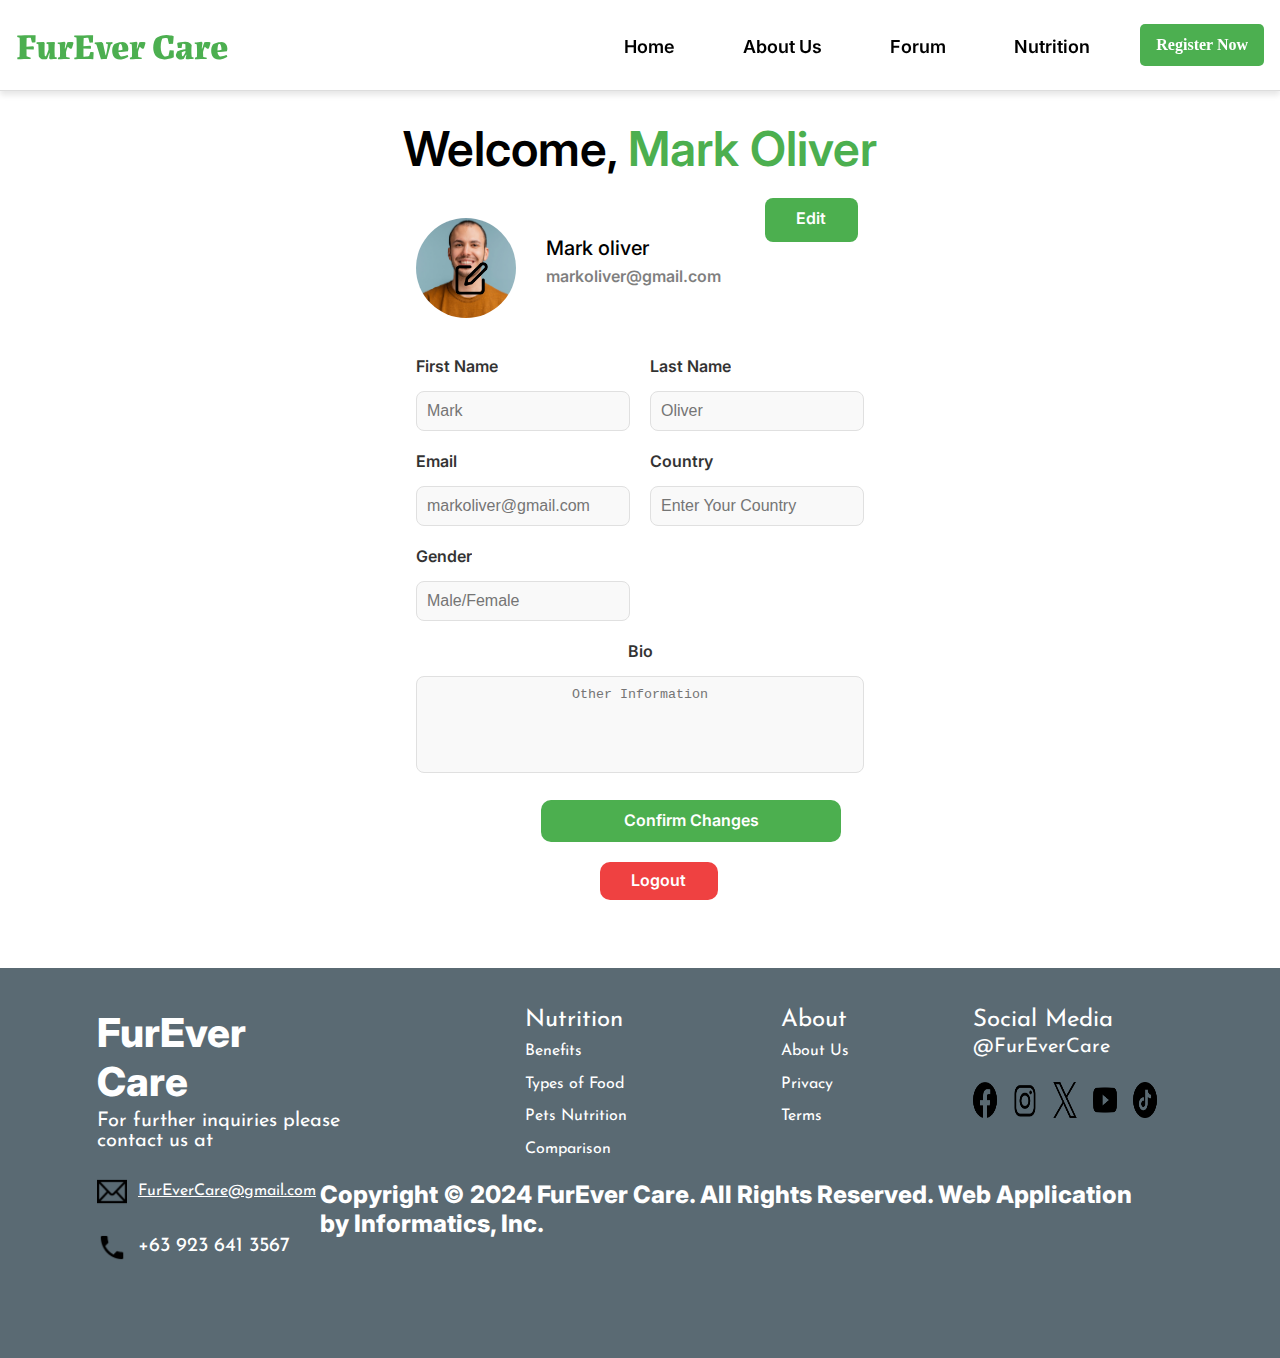
<file: profile.html>
<!DOCTYPE html>
<html lang="en">
<head>
    <meta charset="UTF-8">
    <meta name="viewport" content="width=device-width, initial-scale=1.0">
    <title>FurEver Care</title>
    <link rel="icon" href="icons/favicon.png" type="image/png">
    <link rel = "stylesheet" href ="css/styles.css">
    <link rel = "stylesheet" href ="css/mediaque.css">
    <link rel="preconnect" href="https://fonts.googleapis.com">
    <link rel="preconnect" href="https://fonts.gstatic.com" crossorigin>
    <link href="https://fonts.googleapis.com/css2?family=Inter:ital,opsz,wght@0,14..32,100..900;1,14..32,100..900&family=Josefin+Sans:ital,wght@0,100..700;1,100..700&family=Labrada:ital,wght@0,100..900;1,100..900&display=swap" rel="stylesheet">
</head>
<body>

    <header class="desktop-header"> 
        <nav>
            <div class="logo">
                <h1><a href="index.html">FurEver Care</a></h1>
            </div>
            <div class="nav-wrapper">
                <ul class="nav-links">
                    <li><a href="index.html">Home</a></li>
                    <li><a href="about.html">About Us</a></li>
                    <li><a href="forum.html">Forum</a></li>
                    <li><a href="nutrition.html">Nutrition</a></li>
                </ul>
                <a href="register.html" class="register-btn">Register Now</a>
            </div>
        </nav>
    </header>

    <header class="mobile-header tablet-header">
        <nav class="navbar">
            <div class="mheader-container">
                <!-- Hamburger Menu Icon -->
                <button class="menu-toggle">
                    <img src="icons/burger.png" alt="Menu">
                </button>
                
                <!-- Website Title -->
                <div class="site-title">
                    <h1><a href="index.html">FurEver Care</a></h1>
                </div>
                
                <!-- Register Button -->
                <a href="register.html" class="mobile-register-btn">Register</a>
            </div>
        </nav>
    </header>

    <!-- Sidebar -->
    <aside class="left-sidebar">
        <div class="profile-section">
            <img src="images/Forum/mark.PNG" alt="Profile Picture" class="profile-pics">
            <h2>Mark Oliver</h2>
            <p>markoliver@gmail.com</p>
            <button class="edit-profile-btns"> <a href="profile.html">Edit Profile</a></button>
        </div>
        <ul class="menu-list">
            <li><a href="index.html">Home</a></li>
            <li><a href="about.html">About Us</a></li>
            <li><a href="forum.html">Forum</a></li>
            <li><a href="nutrition.html">Nutrition</a></li>
        </ul>
        <button class="logout-btn">Logout</button>
        <a href="terms.html" class="terms-policy">Terms and Policy</a>
    </aside>


    <h1 class="profile-welcome">Welcome, <span>Mark Oliver</span></h1>
    
    <div class="profile-container"> <!-- Profilee Start Container -->
        <div class="profile-name-wrapper">
            <div class="profile-pfp">
                <img src="images/profile/mark.PNG" alt="mark profile picture" class="profilepfp"/>
                <img src="icons/Profile/edit.png" alt="edit icon" class="profile-edit"/>
            </div>

            <div class="profile-text">
                <h3>Mark oliver</h3>
                <p>markoliver@gmail.com</p>
            </div>
        </div>

        <div class="profile-edit-btn">
            <p class="profile-edit-txt">Edit</p>
        </div>


        <div class="profile-form-wrapper">
            <div class="profile-left-section">
                <h4>First Name</h4>
                <input type="text" placeholder="Mark" required>
                
                <h4>Email</h4>
                <input type="email" placeholder="markoliver@gmail.com" required>
                
                <h4>Gender</h4>
                <input type="text" placeholder="Male/Female" required>
            </div>

            <div class="profile-right-section">
                <h4>Last Name</h4>
                <input type="text" placeholder="Oliver" required>
                
                <h4>Country</h4>
                <input type="email" placeholder="Enter Your Country" required>
                
            </div>
        </div>

        <div class="profile-bio-section">
            <h4>Bio</h4>
            <textarea rows="5" placeholder="Other Information"></textarea>
        </div>
        
        <div class="profile-save-btn">
            <p class="profile-save-txt">Confirm Changes</p>
        </div>

        <div class="profile-logout-btn">
            <p class="profile-logout-txt">Logout</p>
        </div>

    </div><!-- Profilee End Container -->

    <!-- Desktop Footer Section -->
    <footer class="desktop-footer">
        <div class="footer-container">
          <div class="footer-content">
            
            <!-- Contact Information -->
            <div class="footer-section footer-inquire">
              <h3>FurEver Care</h3>
              <p>For further inquiries please contact us at</p>
              <p>
                <img src="icons/mail.png" alt="Email icon" class="icon"> 
                <a href="mailto:FurEverCare@gmail.com">FurEverCare@gmail.com</a>
              </p>
              <p>
                <img src="icons/phone.png" alt="Phone icon" class="icon"> 
                +63 923 641 3567
              </p>
            </div>
            
            <!-- Nutrition Links -->
            <div class="footer-section footer-nutrition">
              <h4>Nutrition</h4>
              <ul>
                <li><a href="nutrition.html#benefits">Benefits</a></li>
                <li><a href="nutrition.html#types">Types of Food</a></li>
                <li><a href="nutrition.html#nutrition">Pets Nutrition</a></li>
                <li><a href="nutrition.html#comparison">Comparison</a></li>
              </ul>
            </div>
            
            <!-- About Links -->
            <div class="footer-section footer-about">
                <h4>About</h4>
                <ul>
                  <li><a href="about.html">About Us</a></li>
                  <li><a href="terms.html#privacy">Privacy</a></li>
                  <li><a href="terms.html#terms">Terms</a></li>
                </ul>
              </div>
            
            <!-- Social Media Icons -->
            <div class="footer-section footer-socials">
                <h4>Social Media</h4>
                <p>@FurEverCare</p>
                  <p>
                      <a href="https://www.facebook.com/profile.php?id=61555428561983" target="_blank"><img src="icons/facebook.png" alt="Facebook icon" class="social-icon"></a>
                      <a href="https://www.instagram.com/keep.pet/" target="_blank"><img src="icons/insta.png" alt="Instagram icon" class="social-icon"></a>
                      <a href="https://x.com/biscuitpetcare" target="_blank"><img src="icons/twitter.png" alt="X icon" class="social-icon"></a>
                      <a href="https://www.youtube.com/@Petcareamanvashisht" target="_blank"><img src="icons/youtube.png" alt="YouTube icon" class="social-icon"></a>
                      <a href="https://www.tiktok.com/@petcarelifestyle?lang=en" target="_blank"><img src="icons/tiktok.png" alt="TikTok icon" class="social-icon"></a>
                  </p>
              
              </div>
            
    
          </div>

            <h2 class="copyright">
                Copyright © 2024 FurEver Care. All Rights Reserved. Web Application by Informatics, Inc.
            </h2>
        </div>
      </footer>


      <footer class="mobile-footer">
        <div class="mobile-footer-container">
            <!-- Contact Information -->
            <div class="mobile-footer-section mobile-footer-inquire">
                <h3>FurEver Care</h3>
                <p>For further inquiries please contact us at</p>
                <p>
                  <img src="icons/mail.png" alt="Email icon" class="icon"> 
                  <a href="mailto:FurEverCare@gmail.com">FurEverCare@gmail.com</a>
                </p>
                <p>
                  <img src="icons/phone.png" alt="Phone icon" class="icon"> 
                  +63 923 641 3567
                </p>
              </div>

              <div class="footer-arrow-container">
                <div class="mobile-footer-elements nutrition-toggle">
                    <h5>NUTRITION</h5>
                    <img src ="icons/arrow-down.png" alt="arrow down" class="mobile-arrows"/>            
                </div>

                <div class="footer-nutrition-section">
                    <ul class="nutrition-list">
                        <li><a href="nutrition.html#benefits">Benefits</a></li>
                        <li><a href="nutrition.html#nutrition">Pets Nutrition</a></li>
                        <li><a href="nutrition.html#comparison">Comparison</a></li>
                    </ul>
                </div>

                <hr>

                <div class="mobile-footer-elements about-toggle">
                    <h5>ABOUT</h5>
                    <img src ="icons/arrow-down.png" alt="arrow down"  class="mobile-arrows"/>            
                </div>

                <div class="footer-about-section">
                    <ul class="about-list">
                        <li><a href="about.html">About Us</a></li>
                        <li><a href="terms.html#privacy">Privacy</a></li>
                        <li><a href="terms.html#terms">Terms</a></li>
                    </ul>
                </div>

                <hr>

                <div class="mobile-footer-elements mobile-last-footer">
                    <h5>SOCIAL MEDIA</h5>
                    <div class="mobile-footer-socials">
                        <p>
                            <a href="https://www.facebook.com/profile.php?id=61555428561983" target="_blank"><img src="icons/facebook.png" alt="Facebook icon" class="social-icon"></a>
                            <a href="https://www.instagram.com/keep.pet/" target="_blank"><img src="icons/insta.png" alt="Instagram icon" class="social-icon"></a>
                            <a href="https://x.com/biscuitpetcare" target="_blank"><img src="icons/twitter.png" alt="X icon" class="social-icon"></a>
                            <a href="https://www.youtube.com/@Petcareamanvashisht" target="_blank"><img src="icons/youtube.png" alt="YouTube icon" class="social-icon"></a>
                            <a href="https://www.tiktok.com/@petcarelifestyle?lang=en" target="_blank"><img src="icons/tiktok.png" alt="TikTok icon" class="social-icon"></a>
                        </p>
                    </div>           
                </div>
                

              </div>

              <h4>Copyright © 2024 FurEver Care All Rights Reserved.</h4>

        </div>
      </footer>


      <script src="js/main.js"></script>
</body>
</html>
</file>
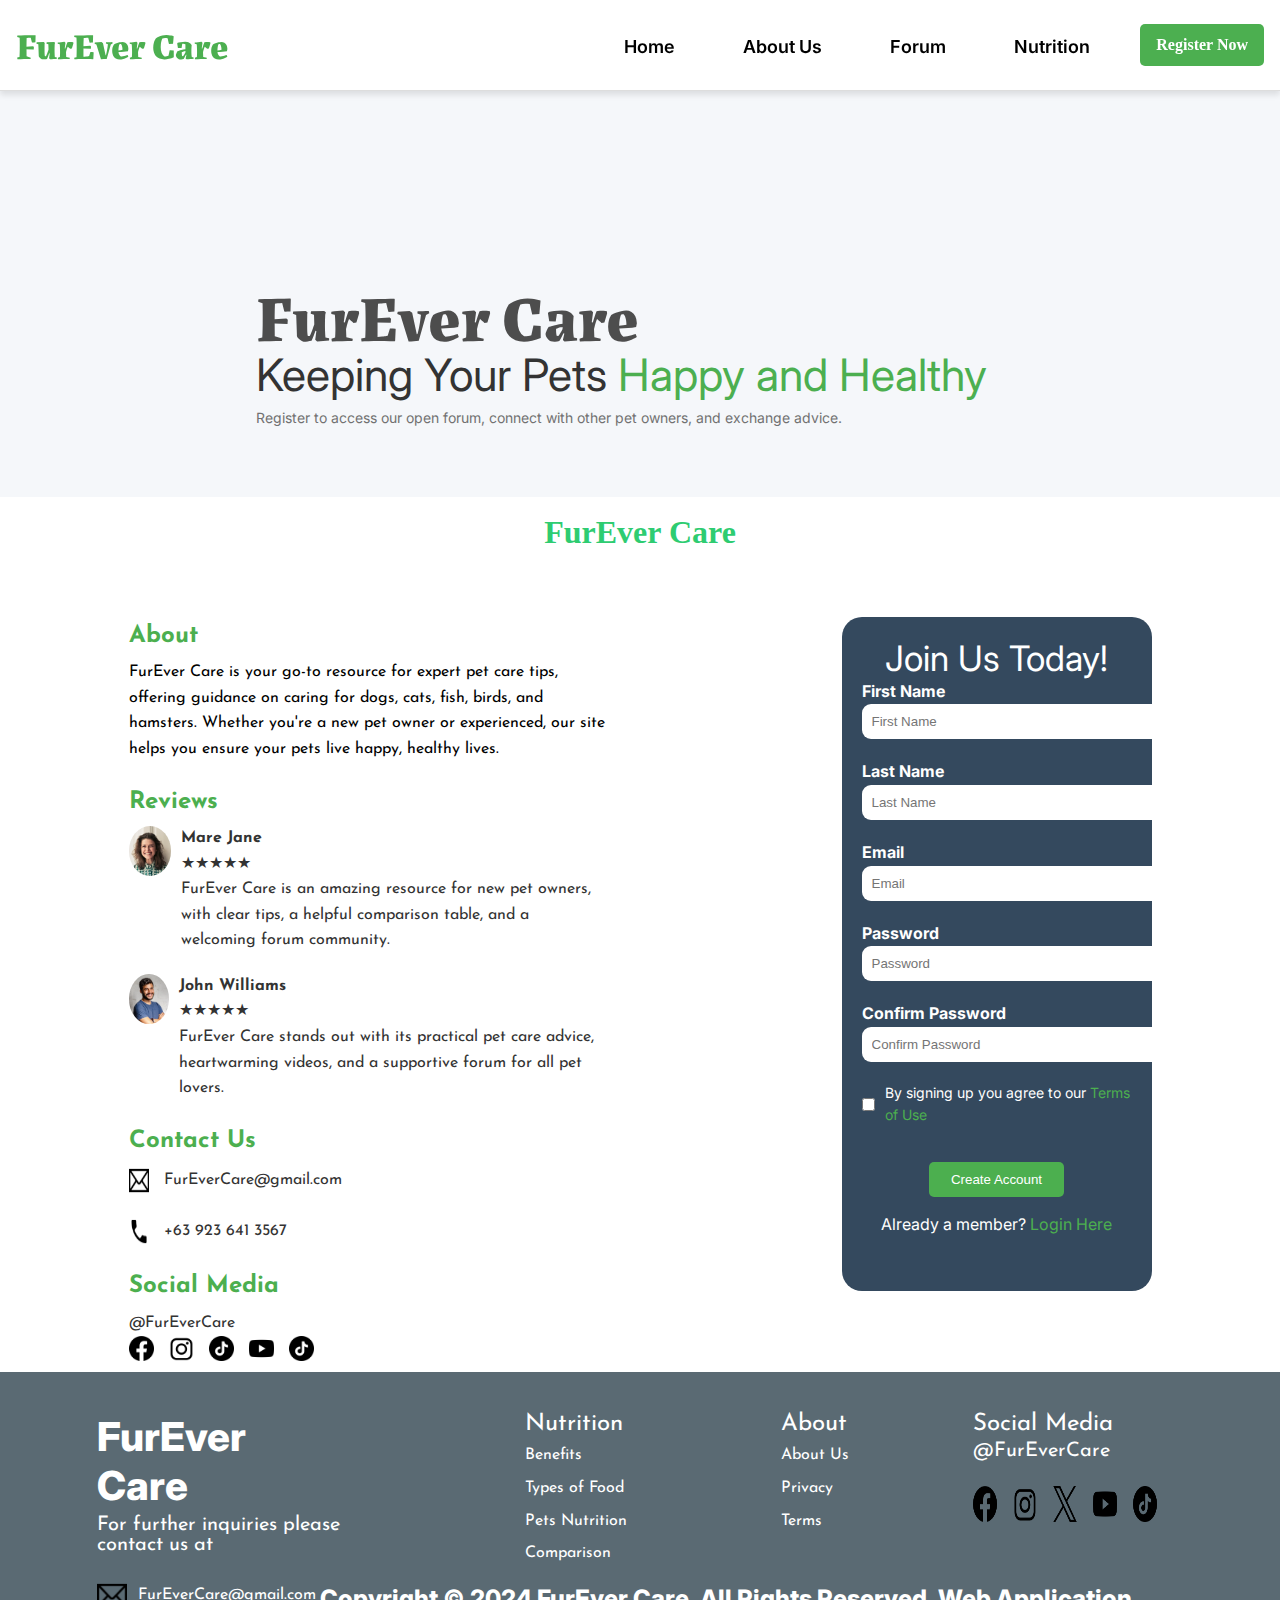
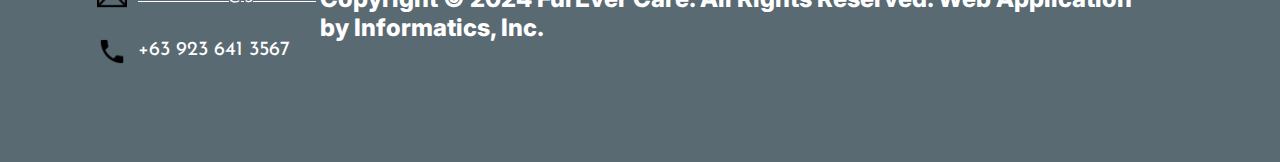
<file: register.html>
<!DOCTYPE html>
<html lang="en">
<head>
    <meta charset="UTF-8">
    <meta name="viewport" content="width=device-width, initial-scale=1.0">
    <title>FurEver Care</title>
    <link rel="icon" href="icons/favicon.png" type="image/png">
    <link rel = "stylesheet" href ="css/styles.css">
    <link rel = "stylesheet" href ="css/mediaque.css">
    <link rel="preconnect" href="https://fonts.googleapis.com">
    <link rel="preconnect" href="https://fonts.gstatic.com" crossorigin>
    <link href="https://fonts.googleapis.com/css2?family=Inter:ital,opsz,wght@0,14..32,100..900;1,14..32,100..900&family=Josefin+Sans:ital,wght@0,100..700;1,100..700&family=Labrada:ital,wght@0,100..900;1,100..900&display=swap" rel="stylesheet">
</head>
<body>
    <header class="desktop-header"> 
        <nav>
            <div class="logo">
                <h1><a href="index.html">FurEver Care</a></h1>
            </div>
            <div class="nav-wrapper">
                <ul class="nav-links">
                    <li><a href="index.html">Home</a></li>
                    <li><a href="about.html">About Us</a></li>
                    <li><a href="forum.html">Forum</a></li>
                    <li><a href="nutrition.html">Nutrition</a></li>
                </ul>
                <a href="register.html" class="register-btn">Register Now</a>
            </div>
        </nav>
    </header>

    <header class="mobile-header tablet-header">
        <nav class="navbar">
            <div class="mheader-container">
                <!-- Hamburger Menu Icon -->
                <button class="menu-toggle">
                    <img src="icons/burger.png" alt="Menu">
                </button>
                
                <!-- Website Title -->
                <div class="site-title">
                    <h1><a href="index.html">FurEver Care</a></h1>
                </div>
                
                <!-- Register Button -->
                <a href="register.html" class="mobile-register-btn">Register</a>
            </div>
        </nav>
    </header>

    <!-- Sidebar -->
    <aside class="left-sidebar">
        <div class="profile-section">
            <img src="images/Forum/mark.PNG" alt="Profile Picture" class="profile-pics">
            <h2>Mark Oliver</h2>
            <p>markoliver@gmail.com</p>
            <button class="edit-profile-btns"> <a href="profile.html">Edit Profile</a></button>
        </div>
        <ul class="menu-list">
            <li><a href="index.html">Home</a></li>
            <li><a href="about.html">About Us</a></li>
            <li><a href="forum.html">Forum</a></li>
            <li><a href="nutrition.html">Nutrition</a></li>
        </ul>
        <button class="logout-btn">Logout</button>
        <a href="terms.html" class="terms-policy">Terms and Policy</a>
    </aside>

    <section class="hero">
        <div class="hero-content">
            <h1>FurEver Care</h1>
            <h2>Keeping Your Pets <span>Happy and Healthy</span></h2>
            <p>Register to access our open forum, connect with other pet owners, and exchange advice.</p>
        </div>
        <div class="hero-image">
            <img src="images/Logo.png" alt="Pet Care">
        </div>
    </section>

    <h1 class="title">FurEver Care</h1>
    <div class="form-container">
        <!-- Left section -->
        <div class="left-section">
            
            <div class="formabout">
                <h2>About</h2>
                <p>
                    FurEver Care is your go-to resource for expert pet care tips, offering guidance on caring for 
                    dogs, cats, fish, birds, and hamsters. Whether you're a new pet owner or experienced, our site 
                    helps you ensure your pets live happy, healthy lives.
                </p>
            </div>

            <div class="reviews">
                <h2>Reviews</h2>
                <div class="review">
                    <img src="images/maryjane.png" alt="Mara Jane" class="profile-pic">
                    <p>
                        <strong>Mare Jane</strong> 
                        <br>★★★★★<br>
                        FurEver Care is an amazing resource for new pet owners, with clear tips, a helpful comparison table,
                        and a welcoming forum community.
                    </p>
                </div>
                <div class="review">
                    <img src="images/johnwilliams.png" alt="John Williams" class="profile-pic">
                    <p>
                        <strong>John Williams</strong>
                         <br>★★★★★<br>
                        FurEver Care stands out with its practical pet care advice, heartwarming videos,
                        and a supportive forum for all pet lovers.
                    </p>
                </div>
            </div>

            <div class="contact">
                <h2>Contact Us</h2>
                <p>
                    <img src="icons/mail.png" alt="Email" class="icon">
                    FurEverCare@gmail.com
                </p>
                <p>
                    <img src="icons/phone.png" alt="Phone" class="icon">
                    +63 923 641 3567
                </p>
            </div>

            <div class="formsocial-media">
                <h2>Social Media</h2>
                <p>@FurEverCare</p>
                <div class="social-icons">
                    <img src="icons/facebook.png" alt="Facebook">
                    <img src="icons/insta.png" alt="Instagram">
                    <img src="icons/tiktok.png" alt="Twitter">
                    <img src="icons/youtube.png" alt="YouTube">
                    <img src="icons/tiktok.png" alt="TikTok">
                </div>
            </div>
        </div>

        <!-- Right section -->
        <div class="form-right-section">
            <h2>Join Us Today!</h2>
            <form class="signup-form">
                <h4>First Name</h4>
                <input type="text" placeholder="First Name" required>
                
                <h4>Last Name</h4>
                <input type="text" placeholder="Last Name" required>
                
                <h4>Email</h4>
                <input type="email" placeholder="Email" required>
                
                <h4>Password</h4>
                <input type="password" placeholder="Password" required>
                
                <h4>Confirm Password</h4>
                <input type="password" placeholder="Confirm Password" required>
        
                <!-- Checkbox for agreeing to terms -->
                <div class="terms">
                    <input type="checkbox" id="agree" required>
                    <label for="agree">By signing up you agree to our <a href="#">Terms of Use</a></label>
                </div>
        
                
                <button type="submit">Create Account</button>
                <p>Already a member? <a href="#">Login Here</a></p>
            </form>
        </div>
    </div>


    <!-- Desktop Footer Section -->
    <footer class="desktop-footer">
        <div class="footer-container">
          <div class="footer-content">
            
            <!-- Contact Information -->
            <div class="footer-section footer-inquire">
              <h3>FurEver Care</h3>
              <p>For further inquiries please contact us at</p>
              <p>
                <img src="icons/mail.png" alt="Email icon" class="icon"> 
                <a href="mailto:FurEverCare@gmail.com">FurEverCare@gmail.com</a>
              </p>
              <p>
                <img src="icons/phone.png" alt="Phone icon" class="icon"> 
                +63 923 641 3567
              </p>
            </div>
            
            <!-- Nutrition Links -->
            <div class="footer-section footer-nutrition">
              <h4>Nutrition</h4>
              <ul>
                <li><a href="nutrition.html#benefits">Benefits</a></li>
                <li><a href="nutrition.html#types">Types of Food</a></li>
                <li><a href="nutrition.html#nutrition">Pets Nutrition</a></li>
                <li><a href="nutrition.html#comparison">Comparison</a></li>
              </ul>
            </div>
            
            <!-- About Links -->
            <div class="footer-section footer-about">
                <h4>About</h4>
                <ul>
                  <li><a href="about.html">About Us</a></li>
                  <li><a href="terms.html#privacy">Privacy</a></li>
                  <li><a href="terms.html#terms">Terms</a></li>
                </ul>
              </div>
            
            <!-- Social Media Icons -->
            <div class="footer-section footer-socials">
                <h4>Social Media</h4>
                <p>@FurEverCare</p>
                  <p>
                      <a href="https://www.facebook.com/profile.php?id=61555428561983" target="_blank"><img src="icons/facebook.png" alt="Facebook icon" class="social-icon"></a>
                      <a href="https://www.instagram.com/keep.pet/" target="_blank"><img src="icons/insta.png" alt="Instagram icon" class="social-icon"></a>
                      <a href="https://x.com/biscuitpetcare" target="_blank"><img src="icons/twitter.png" alt="X icon" class="social-icon"></a>
                      <a href="https://www.youtube.com/@Petcareamanvashisht" target="_blank"><img src="icons/youtube.png" alt="YouTube icon" class="social-icon"></a>
                      <a href="https://www.tiktok.com/@petcarelifestyle?lang=en" target="_blank"><img src="icons/tiktok.png" alt="TikTok icon" class="social-icon"></a>
                  </p>
              
              </div>
            
    
          </div>

            <h2 class="copyright">
                Copyright © 2024 FurEver Care. All Rights Reserved. Web Application by Informatics, Inc.
            </h2>
        </div>
      </footer>


      <footer class="mobile-footer">
        <div class="mobile-footer-container">
            <!-- Contact Information -->
            <div class="mobile-footer-section mobile-footer-inquire">
                <h3>FurEver Care</h3>
                <p>For further inquiries please contact us at</p>
                <p>
                  <img src="icons/mail.png" alt="Email icon" class="icon"> 
                  <a href="mailto:FurEverCare@gmail.com">FurEverCare@gmail.com</a>
                </p>
                <p>
                  <img src="icons/phone.png" alt="Phone icon" class="icon"> 
                  +63 923 641 3567
                </p>
              </div>

              <div class="footer-arrow-container">
                <div class="mobile-footer-elements nutrition-toggle">
                    <h5>NUTRITION</h5>
                    <img src ="icons/arrow-down.png" alt="arrow down" class="mobile-arrows"/>            
                </div>

                <div class="footer-nutrition-section">
                    <ul class="nutrition-list">
                        <li><a href="nutrition.html#benefits">Benefits</a></li>
                        <li><a href="nutrition.html#nutrition">Pets Nutrition</a></li>
                        <li><a href="nutrition.html#comparison">Comparison</a></li>
                    </ul>
                </div>

                <hr>

                <div class="mobile-footer-elements about-toggle">
                    <h5>ABOUT</h5>
                    <img src ="icons/arrow-down.png" alt="arrow down"  class="mobile-arrows"/>            
                </div>

                <div class="footer-about-section">
                    <ul class="about-list">
                        <li><a href="about.html">About Us</a></li>
                        <li><a href="terms.html#privacy">Privacy</a></li>
                        <li><a href="terms.html#terms">Terms</a></li>
                    </ul>
                </div>

                <hr>

                <div class="mobile-footer-elements mobile-last-footer">
                    <h5>SOCIAL MEDIA</h5>
                    <div class="mobile-footer-socials">
                        <p>
                            <a href="https://www.facebook.com/profile.php?id=61555428561983" target="_blank"><img src="icons/facebook.png" alt="Facebook icon" class="social-icon"></a>
                            <a href="https://www.instagram.com/keep.pet/" target="_blank"><img src="icons/insta.png" alt="Instagram icon" class="social-icon"></a>
                            <a href="https://x.com/biscuitpetcare" target="_blank"><img src="icons/twitter.png" alt="X icon" class="social-icon"></a>
                            <a href="https://www.youtube.com/@Petcareamanvashisht" target="_blank"><img src="icons/youtube.png" alt="YouTube icon" class="social-icon"></a>
                            <a href="https://www.tiktok.com/@petcarelifestyle?lang=en" target="_blank"><img src="icons/tiktok.png" alt="TikTok icon" class="social-icon"></a>
                        </p>
                    </div>           
                </div>
                

              </div>

              <h4>Copyright © 2024 FurEver Care All Rights Reserved.</h4>

        </div>
      </footer>


      <script src="js/main.js"></script>
</body>
</html>
</file>
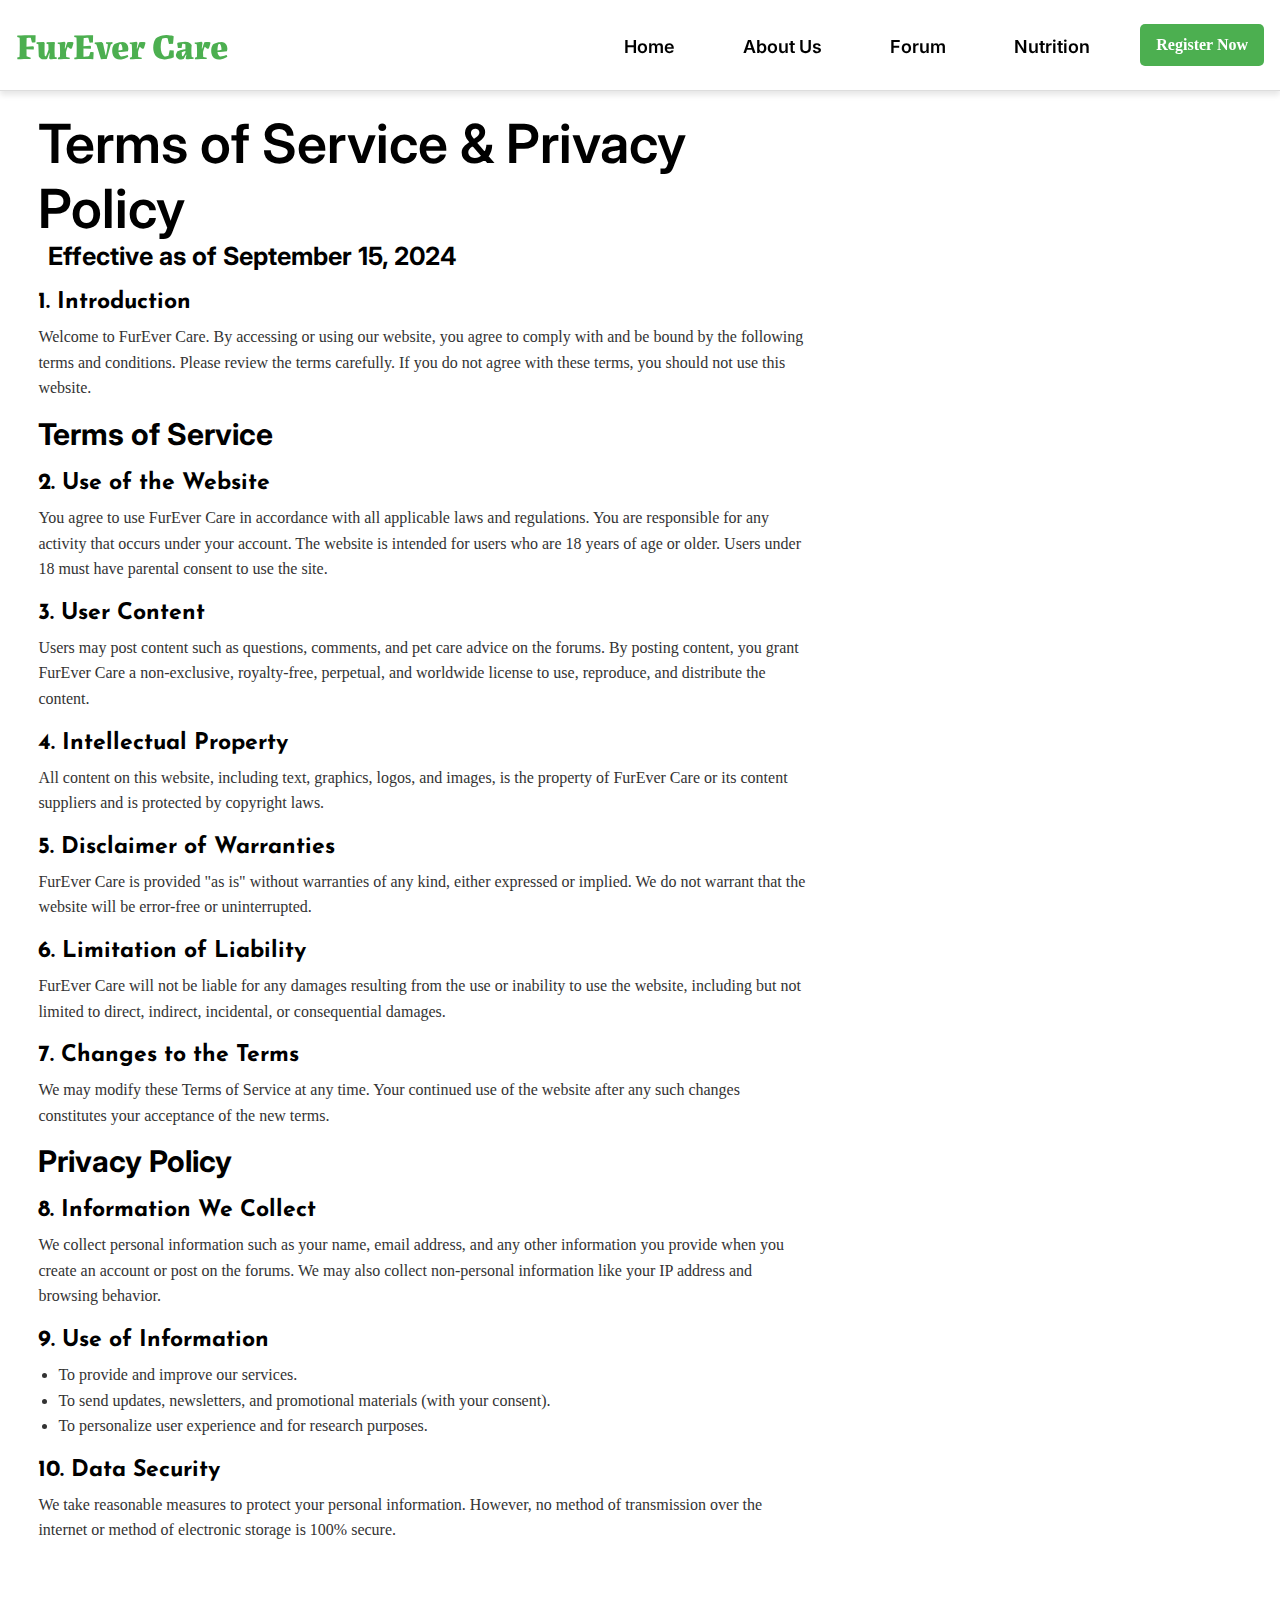
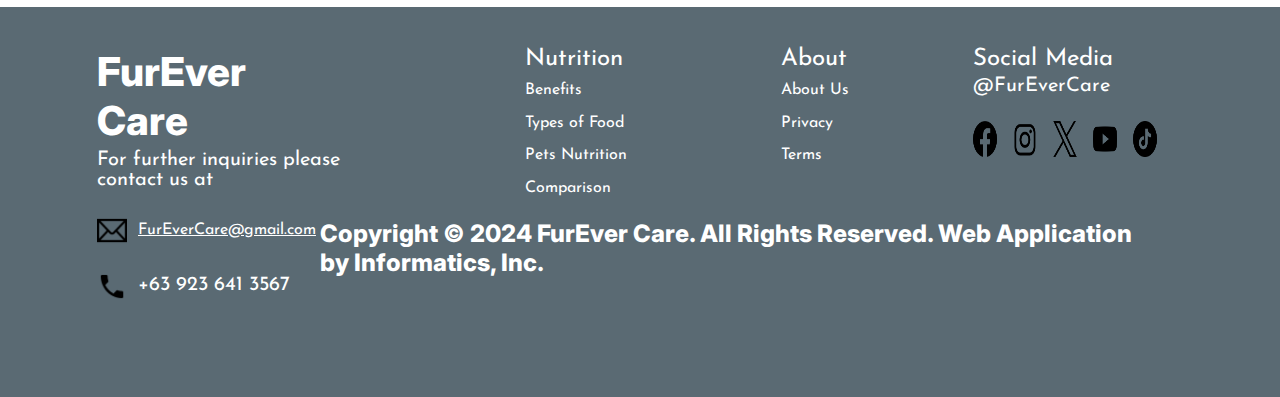
<file: terms.html>
<!DOCTYPE html>
<html lang="en">
<head>
    <meta charset="UTF-8">
    <meta name="viewport" content="width=device-width, initial-scale=1.0">
    <title>FurEver Care</title>
    <link rel="icon" href="icons/favicon.png" type="image/png">
    <link rel = "stylesheet" href ="css/styles.css">
    <link rel = "stylesheet" href ="css/mediaque.css">
    <link rel="preconnect" href="https://fonts.googleapis.com">
    <link rel="preconnect" href="https://fonts.gstatic.com" crossorigin>
    <link href="https://fonts.googleapis.com/css2?family=Inter:ital,opsz,wght@0,14..32,100..900;1,14..32,100..900&family=Josefin+Sans:ital,wght@0,100..700;1,100..700&family=Labrada:ital,wght@0,100..900;1,100..900&display=swap" rel="stylesheet">
</head>
<body>


    <header class="desktop-header"> 
        <nav>
            <div class="logo">
                <h1><a href="index.html">FurEver Care</a></h1>
            </div>
            <div class="nav-wrapper">
                <ul class="nav-links">
                    <li><a href="index.html">Home</a></li>
                    <li><a href="about.html">About Us</a></li>
                    <li><a href="forum.html">Forum</a></li>
                    <li><a href="nutrition.html">Nutrition</a></li>
                </ul>
                <a href="register.html" class="register-btn">Register Now</a>
            </div>
        </nav>
    </header>

    <header class="mobile-header tablet-header">
        <nav class="navbar">
            <div class="mheader-container">
                <!-- Hamburger Menu Icon -->
                <button class="menu-toggle">
                    <img src="icons/burger.png" alt="Menu">
                </button>
                
                <!-- Website Title -->
                <div class="site-title">
                    <h1><a href="index.html">FurEver Care</a></h1>
                </div>
                
                <!-- Register Button -->
                <a href="register.html" class="mobile-register-btn">Register</a>
            </div>
        </nav>
    </header>

    <!-- Sidebar -->
    <aside class="left-sidebar">
        <div class="profile-section">
            <img src="images/Forum/mark.PNG" alt="Profile Picture" class="profile-pics">
            <h2>Mark Oliver</h2>
            <p>markoliver@gmail.com</p>
            <button class="edit-profile-btns"> <a href="profile.html">Edit Profile</a></button>
        </div>
        <ul class="menu-list">
            <li><a href="index.html">Home</a></li>
            <li><a href="about.html">About Us</a></li>
            <li><a href="forum.html">Forum</a></li>
            <li><a href="nutrition.html">Nutrition</a></li>
        </ul>
        <button class="logout-btn">Logout</button>
        <a href="terms.html" class="terms-policy">Terms and Policy</a>
    </aside>

    <div class="terms-terms">
        <h1>Terms of Service & Privacy Policy</h1>
        <p class="effective">
            <strong>Effective as of September 15, 2024</strong>
        </p>

        <h3>1. Introduction</h3>
        <p>
            Welcome to FurEver Care. By accessing or using our website, 
            you agree to comply with and be bound by the following terms 
            and conditions. Please review the terms carefully. 
            If you do not agree with these terms, you should not use this website.
        </p>

        <h2 id="terms">Terms of Service</h2>

        <h3>2. Use of the Website</h3>
        <p>
            You agree to use FurEver Care in accordance with all applicable 
            laws and regulations. You are responsible for any activity 
            that occurs under your account. The website is intended for 
            users who are 18 years of age or older. Users under 18 must 
            have parental consent to use the site.
        </p>

        <h3>3. User Content</h3>
        <p>
            Users may post content such as questions, comments, and pet care 
            advice on the forums. By posting content, you grant FurEver Care a 
            non-exclusive, royalty-free, perpetual, and worldwide license to use, 
            reproduce, and distribute the content.
        </p>

        <h3>4. Intellectual Property</h3>
        <p>
            All content on this website, including text, graphics, 
            logos, and images, is the property of FurEver Care or 
            its content suppliers and is protected by copyright laws.
        </p>

        <h3>5. Disclaimer of Warranties</h3>
        <p>
            FurEver Care is provided "as is" without warranties of any kind, 
            either expressed or implied. We do not warrant that the website 
            will be error-free or uninterrupted.
        </p>

        <h3>6. Limitation of Liability</h3>
        <p>
            FurEver Care will not be liable for any damages resulting 
            from the use or inability to use the website, including 
            but not limited to direct, indirect, incidental, or consequential damages.
        </p>

        <h3>7. Changes to the Terms</h3>
        <p>
            We may modify these Terms of Service at any time. 
            Your continued use of the website after any such changes 
            constitutes your acceptance of the new terms.
        </p>

        <h2 id="privacy">Privacy Policy</h2>

        <h3>8. Information We Collect</h3>
        <p>
            We collect personal information such as your name, email address, 
            and any other information you provide when you create an account 
            or post on the forums. We may also collect non-personal information 
            like your IP address and browsing behavior.
        </p>

        <h3>9. Use of Information</h3>
        <ul>
            <li>To provide and improve our services.</li>
            <li>To send updates, newsletters, and promotional materials (with your consent).</li>
            <li>To personalize user experience and for research purposes.</li>
        </ul>

        <h3>10. Data Security</h3>
        <p>
            We take reasonable measures to protect your personal information. 
            However, no method of transmission over the internet or method of 
            electronic storage is 100% secure.
        </p>

    </div>

    <!-- Desktop Footer Section -->
    <footer class="desktop-footer">
        <div class="footer-container">
          <div class="footer-content">
            
            <!-- Contact Information -->
            <div class="footer-section footer-inquire">
              <h3>FurEver Care</h3>
              <p>For further inquiries please contact us at</p>
              <p>
                <img src="icons/mail.png" alt="Email icon" class="icon"> 
                <a href="mailto:FurEverCare@gmail.com">FurEverCare@gmail.com</a>
              </p>
              <p>
                <img src="icons/phone.png" alt="Phone icon" class="icon"> 
                +63 923 641 3567
              </p>
            </div>
            
            <!-- Nutrition Links -->
            <div class="footer-section footer-nutrition">
              <h4>Nutrition</h4>
              <ul>
                <li><a href="nutrition.html#benefits">Benefits</a></li>
                <li><a href="nutrition.html#types">Types of Food</a></li>
                <li><a href="nutrition.html#nutrition">Pets Nutrition</a></li>
                <li><a href="nutrition.html#comparison">Comparison</a></li>
              </ul>
            </div>
            
            <!-- About Links -->
            <div class="footer-section footer-about">
                <h4>About</h4>
                <ul>
                  <li><a href="about.html">About Us</a></li>
                  <li><a href="terms.html#privacy">Privacy</a></li>
                  <li><a href="terms.html#terms">Terms</a></li>
                </ul>
              </div>
            
            <!-- Social Media Icons -->
            <div class="footer-section footer-socials">
                <h4>Social Media</h4>
                <p>@FurEverCare</p>
                  <p>
                      <a href="https://www.facebook.com/profile.php?id=61555428561983" target="_blank"><img src="icons/facebook.png" alt="Facebook icon" class="social-icon"></a>
                      <a href="https://www.instagram.com/keep.pet/" target="_blank"><img src="icons/insta.png" alt="Instagram icon" class="social-icon"></a>
                      <a href="https://x.com/biscuitpetcare" target="_blank"><img src="icons/twitter.png" alt="X icon" class="social-icon"></a>
                      <a href="https://www.youtube.com/@Petcareamanvashisht" target="_blank"><img src="icons/youtube.png" alt="YouTube icon" class="social-icon"></a>
                      <a href="https://www.tiktok.com/@petcarelifestyle?lang=en" target="_blank"><img src="icons/tiktok.png" alt="TikTok icon" class="social-icon"></a>
                  </p>
              
              </div>
            
    
          </div>

            <h2 class="copyright">
                Copyright © 2024 FurEver Care. All Rights Reserved. Web Application by Informatics, Inc.
            </h2>
        </div>
      </footer>


      <footer class="mobile-footer">
        <div class="mobile-footer-container">
            <!-- Contact Information -->
            <div class="mobile-footer-section mobile-footer-inquire">
                <h3>FurEver Care</h3>
                <p>For further inquiries please contact us at</p>
                <p>
                  <img src="icons/mail.png" alt="Email icon" class="icon"> 
                  <a href="mailto:FurEverCare@gmail.com">FurEverCare@gmail.com</a>
                </p>
                <p>
                  <img src="icons/phone.png" alt="Phone icon" class="icon"> 
                  +63 923 641 3567
                </p>
              </div>

              <div class="footer-arrow-container">
                <div class="mobile-footer-elements nutrition-toggle">
                    <h5>NUTRITION</h5>
                    <img src ="icons/arrow-down.png" alt="arrow down" class="mobile-arrows"/>            
                </div>

                <div class="footer-nutrition-section">
                    <ul class="nutrition-list">
                        <li><a href="nutrition.html#benefits">Benefits</a></li>
                        <li><a href="nutrition.html#nutrition">Pets Nutrition</a></li>
                        <li><a href="nutrition.html#comparison">Comparison</a></li>
                    </ul>
                </div>

                <hr>

                <div class="mobile-footer-elements about-toggle">
                    <h5>ABOUT</h5>
                    <img src ="icons/arrow-down.png" alt="arrow down"  class="mobile-arrows"/>            
                </div>

                <div class="footer-about-section">
                    <ul class="about-list">
                        <li><a href="about.html">About Us</a></li>
                        <li><a href="terms.html#privacy">Privacy</a></li>
                        <li><a href="terms.html#terms">Terms</a></li>
                    </ul>
                </div>

                <hr>

                <div class="mobile-footer-elements mobile-last-footer">
                    <h5>SOCIAL MEDIA</h5>
                    <div class="mobile-footer-socials">
                        <p>
                            <a href="https://www.facebook.com/profile.php?id=61555428561983" target="_blank"><img src="icons/facebook.png" alt="Facebook icon" class="social-icon"></a>
                            <a href="https://www.instagram.com/keep.pet/" target="_blank"><img src="icons/insta.png" alt="Instagram icon" class="social-icon"></a>
                            <a href="https://x.com/biscuitpetcare" target="_blank"><img src="icons/twitter.png" alt="X icon" class="social-icon"></a>
                            <a href="https://www.youtube.com/@Petcareamanvashisht" target="_blank"><img src="icons/youtube.png" alt="YouTube icon" class="social-icon"></a>
                            <a href="https://www.tiktok.com/@petcarelifestyle?lang=en" target="_blank"><img src="icons/tiktok.png" alt="TikTok icon" class="social-icon"></a>
                        </p>
                    </div>           
                </div>
                

              </div>

              <h4>Copyright © 2024 FurEver Care All Rights Reserved.</h4>

        </div>
      </footer>


      <script src="js/main.js"></script>
</body>
</html>
</file>
<file: css/styles.css>
* {
    margin: 0;
    padding: 0;
    box-sizing: border-box;
}

.desktop-header {
    position: sticky;
    top: 0;
    z-index: 1000; 
    background-color: white;
    box-shadow: 0 4px 6px rgba(0, 0, 0, 0.1); 
    width: 100%;
}

.mobile-header{
    position: sticky;
    top: 0;
    z-index: 1000; 
    background-color: white;
    box-shadow: 0 4px 6px rgba(0, 0, 0, 0.1); 
    width: 100%;
}

nav {
    display: flex;
    justify-content: space-between;
    align-items: center;
    padding: 10px 20px;
}

.nav-wrapper {
    display: flex;
    justify-content: space-between;
    align-items: center;
}

.nav-links {
    list-style: none;
    display: flex;
}

.nav-links li {
    margin: 0 15px;
}

.nav-links li a {
    text-decoration: none;
    color: #333;
    font-family: Inter;
    font-size: 24px;
    font-style: normal;
}

.register-btn {
    padding: 8px 16px;
    background-color: #f76c6c;
    color: white;
    text-decoration: none;
    border-radius: 5px;
}


body {
    line-height: 1.6;
    color: #333;
}

/* Header Navigation */
header {
    background-color: #fff;
    padding: 1rem 0;
    border-bottom: 1px solid #ddd;
}

nav {
    display: flex;
    justify-content: space-between;
    align-items: center;
    max-width: 1800px;
    margin: 0 auto;
    padding: 0 1rem;
}

/* Style for navigation links */
.nav-links {
    list-style: none;
    display: flex;
    gap: 2rem;
}

.nav-links li a {
    text-decoration: none;
    color: #333;
    font-size: 18px;
    font-weight: 600;
    transition: color 0.3s ease, border-bottom 0.3s ease;
    padding: 0.5rem;
    position: relative;
}

/* Hover effect for nav links */
.nav-links li a:hover {
    color: #4CAF50; /* Color change on hover */
    border-bottom: 2px solid #4CAF50; /* Underline animation */
}

/* Style for "Register Now" button */
.register-btn {
    background-color: #4CAF50;
    color: #fff;
    text-decoration: none;
    padding: 0.75rem 1.5rem;
    border-radius: 5px;
    font-weight: bold;
    transition: background-color 0.3s ease, transform 0.3s ease;
}

/* Hover effect for "Register Now" button */
.register-btn:hover {
    background-color: #2E7D32; /* Darker green on hover */
    transform: scale(1.05); /* Slight zoom */
}


.logo {
    flex-grow: 1; 
}

.logo h1 a{
    text-decoration: none;
    color: #4CAF50;
    font-family: labrada;
    font-size: 36px;
    font-weight: 800;
    transition: color 0.3s ease, transform 0.3s ease, text-shadow 0.3s ease;
}

/* Hover effect */
.logo h1 a:hover {
    color: #2E7D32; 
    transform: scale(1.05); 
    text-shadow: 2px 2px 5px rgba(0, 0, 0, 0.2); 
}

.nav-wrapper {
    display: flex;
    align-items: center;
}

.nav-links {
    list-style: none;
    display: flex;
    margin-right: 2rem;
    font-size:  24px;
    font-family: Inter;
}

.nav-links li {
    margin-left: 2rem;
}

.nav-links a {
    text-decoration: none;
    color: #333;
    font-weight: bold;
}

.nav-links a.active {
    color: #4CAF50;
    font-size:  24px;
}

.nav-wrapper img {
    width: 70px;
    height: 58px;
}

.nav-wrapper a img {
    width: 60px; 
    transition: transform 0.3s ease, opacity 0.3s ease;
}

.nav-wrapper a:hover img {
    transform: scale(1.1); 
    opacity: 0.8;
}

/* Hero Section */
.hero {
    display: flex;
    justify-content: space-between;
    align-items: center;
    padding: 2rem 0;
    background-color: #F5F7FA;
    max-width: 100%;
    margin: 0 auto;
}

.hero-content {
    display: flex;
    width: 1300px;
    height: 342px;
    flex-direction: column;
    justify-content: flex-end;
    align-items: flex-start;
    gap: 8px;
    flex-shrink: 0;
    padding-left: 20%;
    padding-bottom: 3%;
    padding-right: 0;
}

.hero-content h1{
    color:#4D4D4D;
    font-size: 64px;
    font-family: labrada;
    font-style: normal;
    font-weight: 800;
    line-height: 52.901px;
}

.hero-content h2 {
    font-family: Inter;
    font-size: 44.548px;
    font-style: normal;
    font-weight: 400;
    line-height: 52.901px;
}

.hero-content p {
    color: #717171;
    font-family: Inter;
    font-size: 14px;
    font-style: normal;
    font-weight: 400;
    line-height: 16.706px;
}

.hero-content span {
    color: #4CAF50;
}

.hero-image {
    text-align: left;
    width: 100%;
    max-width: 900px; 
    margin: 0 auto; 
}

.hero-image img {
    width: 300px;
    height: 300px;
}

.hero-content a{
    text-align: center;
    font-family: Inter;
    font-size: 12px;
    font-style: normal;
    font-weight: 500;
    line-height: 16.706px;
    text-decoration: none;
    color: #fff;
}

/* Base style for "Get Started" button */
.cta-btn {
    background-color: #4CAF50;
    color: white;
    padding: 0.75rem 1.5rem;
    border-radius: 5px;
    text-decoration: none;
    font-size: 18px;
    font-weight: bold;
    transition: background-color 0.3s ease, transform 0.3s ease, box-shadow 0.3s ease;
}

/* Hover effect for "Get Started" buttonW */
.cta-btn:hover {
    background-color: #2E7D32; 
    transform: scale(1.05); 
    box-shadow: 0 4px 15px rgba(0, 0, 0, 0.2); 
}

.register-btn {
    background-color: #4CAF50;
    color: white;
    padding: 0.5rem 1rem;
    border-radius: 5px;
    text-decoration: none;
}

/* Home Page */
/* Pet selection */
.choose-pet {
    text-align: center;
    padding: 2rem 0;
}

.choose-pet h2 {
    color: #000;
    font-family: Inter;
    font-size: 48px;
    font-style: normal;
    font-weight: 800;
    line-height: normal;
}

.choose-pet p{
    color: black;
    font-family: Inter;
    font-size: 20px;
    font-style: normal;
    font-weight: 600;
    line-height: 28px; 
}

.pet-option p a {
    width: 129.5px;
    height: 37px;
    flex-shrink: 0;
    border-radius: 68px;
    background: #4CAF4F;
    color: white;
    display: flex;
    justify-content: center;
    align-items: center;
    margin-top: 10px;
    text-decoration: none;
}

.pet-options {
    display: flex;
    justify-content: space-around;
    gap: 20px;
    max-width: 1700px;
    gap: 100px;
    margin: 2rem auto;
}

.pet-option {
    text-align: center;
    display: flex;
    flex-direction: column;
    align-items: center;
}

.pet-option img {
    width: 173.694px;
    height: 112px;
    flex-shrink: 0;
    border-radius: 117.967px;
}

/* Hover effect for pet-option img */
.pet-option a img:hover {
    transform: scale(1.1); 
    transition: transform 0.3s ease; 
    box-shadow: 0px 4px 15px rgba(0, 0, 0, 0.2); 
}

/* Hover effect for Hamster button */
.pet-option p a:hover {
    background-color: #45a049; 
    transition: background-color 0.3s ease; 
    box-shadow: 0px 4px 10px rgba(0, 0, 0, 0.1);
    transform: scale(1.05); 
}




/* Tips Section */
.tips {
    text-align: center;
    padding: 2rem 0;
}

.tips h2 {
    width: 40%;
    color: #000;
    font-family: Inter;
    font-size: 48px;
    font-style: normal;
    font-weight: 800;
    line-height: normal;
    margin: 0 auto;
}

.tips p{ 
    color: black;
    font-family: Inter;
    font-size: 20px;
    font-style: normal;
    font-weight: 600;
    line-height: 28px; 
}

.tips-cards{
    text-align: center;
    display: flex;
    justify-content: center;
    gap: 15%;
    margin-top: 20px;
}

.cards{
    border: 2px solid #F5F7FA;
    text-align: center;
    max-width: 360px;
    max-height: 400px;
    flex-shrink: 0;
    fill: #FFF;
    filter: drop-shadow(0px 4px 8px rgba(171, 190, 209, 0.40));
    padding: 20px;
    padding-bottom: 20em;
}

.cards-background{
    width: 97px;
    height: 88px;
    border-radius: 22px 3.48px 17px 3.48px;
    background: #E8F5E9;
    margin-left: 34%;

}

.cards-icon{
    width: 74px;
    height: 74px;
    left: 24px;
    top: 4px;
}

.cards h3{
    color: #4CAF4F;
    text-align: center;
    font-family: "Josefin Sans", sans-serif;
    font-size: 32px;
    line-height: normal;
    font-style:  normal;
    padding-top: 10px;
}

.cards p{
    color: #000;
    text-align: center;
    font-family: "Josefin Sans",sans-serif;
    font-size: 20px;
    font-style: normal;
    font-weight: 400;
    line-height: normal;
}


.video{
    margin-top: 3%;
    text-align: center;
    margin-bottom: 3%;
}

.hero-month {
    display: flex;
    align-items: center; 
    justify-content: center; 
    background-color: #F5F5F5;
    padding: 20px; 
    box-shadow: 0px 4px 10px rgba(0,0,0,0.15); 
    margin-top: 90px;
    margin-bottom: 40px;
}

.hero-img {
    width: 300px; 
    height: auto; 
    object-fit: cover; 
    border-radius: 8px; 
}

.hero-text {
    max-width: 500px;
    padding: 0 20px;
    text-align: left; 
    margin-bottom: 90px;
    margin-left: 30px;
}


.hero-text h3 {
    color: #161515;
    font-family: Inter,sans-serif;
    font-size: 40px;
    font-style: normal;
    font-weight: 800;
    line-height: normal;
    margin-bottom: 10px;
}

.hero-text .name {
    font-weight: bold; 
    font-size: 18px;
    margin-bottom: 10px; 
}

.hero-text p {
    font-family: Josefin Sans, sans-serif;
    font-size: 16px; 
    line-height: 1.5; 
    color: #333; 
}

/* Sign Up for Newsletter */
.update {
    display: flex;
    align-items: center;
    padding: 20px;
    max-width: 100%; 
    min-height: 500px; 
    text-align: center;
    position: relative; 
}

.content {
    position: absolute;
    width: 60%; 
    min-height: 370px; 
    border-radius: 0px 41px 41px 0px;
    background: linear-gradient(180deg, #B2EEB3 0%, #4CAF4F 100%);
    box-shadow: 0 4px 8px rgba(0,0,0,0.25);
    flex-grow: 1; 
    padding-right: 20px; 
    left: 0; 
}


.news-text {
    width: 900px;
    height: 125px;
    color: #000;
    text-align: center;
    font-family: Inter;
    font-size: 32px;
    font-style: normal;
    font-weight: 900;
    line-height: normal;
    margin-bottom: 20px;
    padding-left: 150px;
    margin-top: 15px;
}

.form-row {
    display: flex; 
    gap: 0;
    max-width: 70%;
}

.email-input, .sign-up-btn {
    flex-grow: 1; 
}

.email-input {
    width: 15px;
    height: 73px;
    padding: 10px;
    border: none;
    border-radius: 10px 0px 0px 10px;
    background: #FFF;
    margin-left: 35%;
}

.sign-up-btn {
    max-width: 15%;
    color: #fff; 
    border: none;
    border-radius: 0px 10px 10px 0px;
    background: #78BDC9;
    cursor: pointer; 
}

.news-terms {
    margin-top: 15px;
    color: #161515;
    font-family: Inter;
    font-size: 24px;
    font-style: normal;
    font-weight: 400;
    line-height: normal;
    margin-right: 80px;
}

.update-img {
    width: 450px; 
    height: auto;
    border-radius: 10px; 
    margin-bottom: 40px;
    position: absolute;
    right: 8%;   
} /* End Home / Index Page */

/* Register Form Page */
/*Form Container*/
.form-container {
    display: flex;
    justify-content: space-around;
    max-width: 1920px; 
    margin: 0 auto;
    padding: 20px;
    width: 100%; 
    height: 750px;
    margin-top: 3%;
    margin-bottom: 2%;
}

.left-section {
    width: 40%; 
    padding-right: 20px;;
    font-family: "Josefin Sans";
}

.form-right-section {
    width: 25%;
    background-color: #34495e;
    color: white;
    padding: 20px;
    border-radius: 20px;
    font-family: "Inter";
    height: 95%;
}

.form-right-section h2{
    color: #FFF;
    font-family: "Inter";
    font-size: 35px;
    font-style: bold;
    font-weight: 400;
    line-height: normal;
}

h1.title {
    margin-top: 10px;
    color: #2ecc71;
    text-align: center;
}
.form-container .left-section h2{
    margin-bottom:5px;
    color: #4CAF4F;
    font-family: "Josefin Sans";
}

.formabout p, .review p, .contact p, .social-media p{
    margin-bottom: 20px;
}

.formabout p{
    color: black;
}

.reviews .review {
    display: flex;
    align-items: flex-start;
    margin-bottom: 0px;
}

.review .profile-pic {
    width: 50px;
    height: 50px;
    border-radius: 50%;
    margin-right: 10px;
}

.contact .icon {
    width: 20px;
    margin-right: 10px;
}

.formsocial-media .social-icons img {
    width: 25px;
    margin-right: 10px;
    cursor: pointer;
}

.form-right-section h2 {
    text-align: center;
}

.signup-form {
    display: flex;
    flex-direction: column;
}

.signup-form input {
    width:  31.7em;
    margin-bottom: 20px;
    padding: 10px;
    border-radius: 9px;
    border: none;
}

/*Checkbox Terms*/
.terms {
    display: flex;
    align-items: center;
    margin-bottom: 15px; 
}

.terms input[type="checkbox"] {
    margin-right: 10px;
    cursor: pointer;
    width: 15px;
}

.terms label {
    font-size: 14px;
    color: white;
    margin-bottom: 20px;
}

.terms a {
    color: #4CAF4F; /* Terms link color */
    text-decoration: none;
}

.terms a:hover {
    text-decoration: underline;
}

/* Button */
.signup-form button {
    width: 50%;
    padding: 10px;
    background-color: #4CAF4F;
    border: none;
    color: white;
    border-radius: 5px;
    cursor: pointer;
    margin-left: 25%;
}

.signup-form button:hover {
    background-color: #4CAF4F;
}

.signup-form p {
    margin-top: 15px;
    text-align: center;
}
.signup-form a {
    color: #4CAF4F;
    text-decoration: none;
}

.signup-form a:hover {
    text-decoration: underline;
} /* End Register Form */




/* About Us Page */
/* Mission Section */
.missions-wrapper {
    width: 100%;
    display: flex;
    flex-direction: column;
    align-items: center;
    padding: 20px; 
    box-sizing: border-box; 
    margin-top: 40px;
}

.missions-wrapper h4 {
    text-align: center;
    margin-bottom: 17px; 
    color: #000;
    text-align: center;
    font-family: Inter;
    font-size: 32px;
    font-style: normal;
    font-weight: 800;
    line-height: normal;
}

.missions-wrapper h5 {
    color: #4CAF4F;
    font-family: Inter;
    font-size: 48px;
    font-style: normal;
    font-weight: 800;
    line-height: normal;
    text-align: center;   
    padding: 0 10px; 
    margin-bottom: 20px;
}

.missions-wrapper p {
    text-align: center;
    max-width: 900px; 
    width: 100%; 
    margin-bottom: 3px;
    color: #000;
    text-align: center;
    font-family: "Josefin Sans";
    font-size: 25px;
    font-style: normal;
    font-weight: 400;
    line-height: normal;
    margin-bottom: 3%;
}

/*Why FurEver Was Created */
.creation-wrapper {
    display: flex;
    flex-direction: row;
    justify-content: center;
    width: 100%;  
    max-width: 1920px; 
    height: 750px;
}


.group{
    position: relative;
    width: 1604px;
    height: 690px;
}

.background{
    position: absolute;
    width: 1262px;
    height: 690px;
    top:0;
    left: 0;
    background-color: #f5f5f5;
}

.creation-wrapper img{
    position: absolute;
    width: 677px;
    height: 576px;
    top: 57px;
    left: 923px;
    object-fit: cover;
}

.creation-wrapper h2{
    position: absolute;
    width: 739px;
    top: 57px;
    left: 147px;
    font-family: "Inter",sans-serif;
    font-weight: 800;
    color:#4CAF4F;
    font-size: 60px;
    letter-spacing: 5;
}

.creation-wrapper p{
    position: absolute;
    width: 729px;
    top: 241px;
    left: 147px;
    font-family: "Josefin Sans";
    font-weight: 400;
    color: #000;
    font-size: 32px;
    letter-spacing: 0;
    line-height: normal;
}

/*The Team Section */
.team {
    width: 100%;
    display: flex;
    justify-content: center;
    padding: 20px;
    box-sizing: border-box; 
}

.team img {
    width: 613px; 
    height: 452px; 
    flex-shrink: 0;
}

.team-text {
    margin-left: 60px; 
    width: 35%; 
    max-width: 700px; 
}

.team-text h2 {
    color: #4CAF4F;
    font-family: Inter, sans-serif;
    font-size: 64px; 
    font-weight: 800;
    line-height: normal;
}

.team-text p {
    color: #000;
    font-family: "Josefin Sans", sans-serif;
    font-size: 32px; /* Fixed font size */
    font-weight: 400;
    line-height: normal;
    margin-top: 25px;
}

/* Commitment to Pet Welfare */
.commitment {
    width: 100%;
    display: flex;
    justify-content: center;
    padding: 20px;
    box-sizing: border-box; 
}

.commitment img {
    width: 613px;
    height: 490px;
    flex-shrink: 0;
}

.commitment-text {
    margin-left: 60px; 
    width: 35%; 
    max-width: 700px; 
}

.commitment-text h2 {
    color: #4CAF4F;
    font-family: Inter, sans-serif;
    font-size: 64px; 
    font-weight: 800;
    line-height: normal;
}

.commitment-text p {
    color: #000;
    font-family: "Josefin Sans", sans-serif;
    font-size: 32px; 
    font-weight: 400;
    line-height: normal;
    margin-top: 25px;
    margin-right: 60px;
}

/* Our Commitment to Pet Welfare */
.commitment-section {
    margin-top: 100px;
    background: rgba(178, 238, 179, 0.11);
    text-align: center;
    padding: 40px 20px;
}

.commitment-section h2 {
    color: #4CAF4F; 
    font-family: 'Inter', sans-serif;
    font-weight: 800;
    font-size: 48px;
    margin-bottom: 40px;
}

.commitment-columns {
    display: flex;
    justify-content: space-between;
    gap: 100px;
    max-width: 1700px;
    margin: 0px auto;
}

.commitment-item {
    text-align: center;
    width: 40%;
}

.commitment-item img {
    width: 110px;
    height: 110px;
    flex-shrink: 0;
}

.commitment-item h3 {
    color: #4CAF4F;
    text-align: center;
    font-family: "Josefin Sans";
    font-size: 36px;
    font-style: normal;
    font-weight: 400;
    line-height: normal;
    margin-bottom: 10px;
}

.commitment-item p {
    margin-left: 100px;
    width: 60%;
    color: #1A1010;
    text-align: center;
    font-family: "Josefin Sans";
    font-size: 20px;
    font-style: normal;
    font-weight: 400;
    line-height: normal;
} /* End About Us */


/* Forum CSS */
/* Container for the two-column layout */
.container {
    display: flex;
    justify-content: flex-start;
    max-width: 1800px;
    margin: 0 auto;

}
  
/* Post Feed Section */
.post-feed {
    width: 70%;
}

.feed-navigation ul {
    display: flex;
    list-style: none;
    padding: 0;
    margin: 0;
    justify-content: space-between;
}

.feed-navigation li {
    margin-right: 20px;
}

.feed-navigation a{
    text-decoration: none;
    color: #000;
    font-family: Inter;
    font-size: 24px;
    font-style: normal;
    font-weight: 400;
    line-height: 52.901px; 
}

.feed-navigation a.active {
    text-decoration: none;
    color: #000;
    font-family: Inter;
    font-size: 24px;
    font-style: normal;
    font-weight: 700;
    line-height: 52.901px; 
}

.post {
    width: 1064px;
    flex-shrink: 0;
    border-radius: 5px;
    border: 1px solid rgba(0, 0, 0, 0.30);
    background: #FFF;
}

.post-wrapper{
    display:flex;
    padding: 25px;
}

.user-image {
    width: 59px;
    height: 57px;
    border-radius: 50%;
    margin-right: 20px;
}

/* Middle Section */
.middle-section{
    width: 130em;
    height: 50%;

}
.user-name{
    color: #263238;
    font-family: "Josefin Sans";
    font-size: 16px;
    font-style: normal;
    font-weight: 400;
    line-height: normal;
}

.post-info {
    display: flex;
    flex-direction: row;
    align-items: center;
    width: 90%;
    gap: 70%;
}

.post-content{
    width: 100%;
}

.post-content h3 {
    color: #000;
    font-family: Inter;
    font-size: 24px;
    font-style: normal;
    font-weight: 800;

}

.post-content p {
    color: #263238;
    font-family: "Josefin Sans";
    font-size: 15px;
    font-style: normal;
    font-weight: 400;

}

/* Forum Actions/Icons */
.post-actions {
    display: flex;
    gap: 20%;
    margin-top: 10px;
}

.post-actions img{
    width: 30px;
    height: 30px;
}

.heart, .dislike , .chat{
    display: flex;
}

.post-actions p{
    margin-left: 10px;
    color: #000;
    font-family: "Josefin Sans";
    font-size: 18px;
    font-style: normal;
    font-weight: 400;
}

/* Right Section */
.right-section{
    width:20%;
    height: 30%;
    display: flex;
    justify-content: space-evenly;
}

.post-time{
    position: absolute;
    left: 40%;
    color: rgba(0, 0, 0, 0.35);
    font-family: Inter;
    font-size: 16px;
    font-style: normal;
    font-weight: 400;
}

.report{
    border-radius: 5px;
    border: 1px solid  rgba(0, 0, 0, 0.30);
    background: #FFF;
    padding: 3px;
}

.report p{
    color: rgba(0, 0, 0, 0.49);
    font-family: Inter;
    font-size: 14px;
    font-style: normal;
    font-weight: 400;
}


/* Reply Section */
.reply{
    width: 100%;
    height: 50px;
    display: flex;
    background-color: rgba(224, 224, 224, 0.56);
}
.reply img{
    width: 43px;
    height: 36px;
    margin-left:30px;
    margin-top: 5px;
}

.reply .reply-bar{
    width: 336px;
    height: 26px;
    margin-left: 10px;
    margin-top:10px;
    border-radius: 50px;
    border: 1px solid rgba(0, 0, 0, 0.30);
    background: #FFF;
}

.reply .reply-text{
    margin-left: 10px;
    color: rgba(28, 16, 16, 0.50);
    font-family: Inter;
    font-size: 15px;
    font-style: normal;
    font-weight: 400;
}

/* Sidebar Section */
.sidebar {
    width: 25%;
}

.sidebar .postheader {
    text-align: center;
    color: #263238;
    font-family: "Josefin Sans";
    font-size: 40px;
    font-style: normal;
    font-weight: 700;
    margin-bottom: -10px;
}

.post-create{
    display: flex;
}

.post-create img{
    width: 50px;
    height: 50px;
    margin-bottom: 10px;
}

.create-post {
    background-color: #f5f5f5;
    padding: 10px;
    margin-bottom: 20px;
    border-radius: 10px;
    border-radius: 11px;
    border: 1px solid rgba(0, 0, 0, 0.30);
    background: rgba(224, 224, 224, 0.56);
}

.create-post hr{
    margin-top: 5px;
    margin-bottom: 5px;
}


.create-post input {
    width: 85%;
    padding: 10px;
    margin-left: 10px;
    margin-bottom: 10px;
    border-radius: 50px;
    border: 1px solid rgba(0, 0, 0, 0.30);
    background: #FFF;
}


.post-options{
    display: flex;
    text-align: center;
    justify-content: center;
    gap: 50px;
}

.post-options img{
    width: 32px;
    height: 30px;
    flex-shrink: 0;
}

.post-options p{
    margin-top: -10px;
}


.post-options button {
    margin-right: 10px;
}

.top-helpers {
    background-color: #f5f5f5;
    padding: 20px;
    border-radius: 11px;
    border: 1px solid  rgba(0, 0, 0, 0.30);
    background: rgba(224, 224, 224, 0.56);
}

.top-helpers h2{
    text-align: center;
    color: #263238;
    font-family: "Josefin Sans";
    font-size: 30px;
    font-style: normal;
    font-weight: 700;
}

.top-helpers h4{
    text-align: center;
}

.top-helpers p{
    text-align: left;
    color: #263238;
    font-family: "Josefin Sans";
    font-size: 16px;
    font-style: normal;
    font-weight: 600;
    margin-left: 10px;
}

.top-helpers ol {
    font-size: 25px;
    padding-left: 12%;
    font-style: bold;
    color: #000;
    font-family: Inter;
    font-size: 24px;
    font-style: normal;
    font-weight: 700;
}

.helper-wrapper{
    margin-top: 27px;
    display: flex;
}

.helper-wrapper img{
    width: 55px;
    height: 50px;
    border-radius: 215.5px;
    margin-left: 25px;
}

.helper-text{
    margin-bottom: 10px;
}
.helper-text h3{
    margin-left: 10px;
    color: #263238;
    font-family: "Josefin Sans";
    font-size: 20px;
    font-style: normal;
    font-weight: 400;
}

.helper-text p{
    margin-top: -10px;
    color: rgba(28, 16, 16, 0.54);
    font-family: Inter;
    font-size: 16px;
    font-style: normal;
    font-weight: 400;
}


/* Pagination Section */
.pagination{
    max-width: 1800px;
    height: 3em;
    background-color: #F5F5f5; 
    margin: 0 auto;
    margin-top: 30px;
    margin-bottom: 30px;
}

.pagination ul {
    padding-top: 13px;
    display: flex;
    list-style: none;
    justify-content: center;
    gap: 50px;
}

.pagination li {
    margin: 0 5px;
}

.pagination a {
    text-decoration: none;
    padding: 10px;
    border-radius: 5px;
    color: #000;
    text-align: right;
    font-family: "Josefin Sans";
    font-size: 24px;
    font-style: normal;
    font-weight: 400;
    line-height: normal;
}

.pagination a.active{
    text-decoration: underline;
} /* End Forum */




/* Benefits Page */
/* Benefits of Pet Nutrition */
.nutri-hero {
    max-width: 100%;
    height: 500px;;
    position: relative;
}

.nutri-hero-container{
   display: flex;
   gap: 5%;
}

.nutri-hero-img-container {
    width: 450px;
    height: 412px;
    flex-shrink: 0;
    border-radius: 450px;
    margin-top: 20px;
    display: flex;
    justify-content: center;
    align-items: center;
}

.nutri-hero-img img {
    width: 309px;
    height: 274px;
    border-radius: 205px;
}


.nutri-hero-text{
    padding-top: 8%;
    padding-left: 4%;
    width:60%;
}

.nutri-hero-text h1{
    width: 55%;
    color: #4CAF4F;
    font-family: Inter;
    font-size: 50px;
    font-style: normal;
    font-weight: 600;
    line-height: 60px;
    margin-left: 10px;
}

.nutri-hero-text p{
    width: 110%;
    color: #717171;
    font-family: Inter;
    font-size: 20x;
    font-style: normal;
    font-weight: 400;
    margin-left: 10px;
}

/* Hero Icon Background Images */
.nutri-background-icon img{
    width: 150px;
    height: 160px;
    transform: rotate(-95.521deg);

}

.nutri-hero-leaf1{
    position: absolute;
    margin-top: 18em;
    left: 30px;
    width: 186.954px;
    height: 187.979px;
}

.nutri-background-icon2 img{
    width: 150px;
    height: 160px;
    transform: rotate(170deg);
}

.nutri-hero-leaf2{
    position: absolute;
    left:50%;
    margin-top: 20px;
}

.nutri-branch1, .nutri-branch2{
    width: 288.258px;
    height: 286.888px;
    position: absolute;
    margin-top: 40px;
}

.nutri-branch1{
    right: 120px;
    z-index: 5;
}

.nutri-branch2{
    right: 430px;
    z-index: 5;
}

/* Benefits of Pet Nutrition */
.benefits-background{
    max-width: 1940px;
    height: 1383px;
    background: rgba(178, 238, 179, 0.47);
    margin-bottom: 50px;
}

.benefits-background h1{
    color: #4CAF4F;
    text-align: center;
    font-family: Inter;
    font-size: 64px;
    font-style: normal;
    font-weight: 600;
    width: 450px;
    margin-left: 730px;
    padding-top: 40px;
    line-height: 70px;
    padding-bottom: 20px;
}

.benefits-icon{
    text-align: center;
    margin-left: 680px;
    margin-top: 40px;
    width: 512px;
    height: 512px;
}

/* Containers */
.healthyskin, .immunesystem, .digestion, .longlife, .betterenergy{
    width: 20%;
    text-align: center;
    position: absolute;
}

.healthyskin{
    top: 49em;
    margin-left: 110px;
}

.immunesystem{
    top: 75em;
    margin-left:130px;
}

.digestion{
    margin-top:7em;
    margin-left: 47em;
}

.longlife{
    top: 75em;
    right: 9em;
}

.betterenergy{
    top: 49em;
    right: 6em;
}

.skin-icon img{
    width: 104px;
    height: 104px;
}

.skin-text h4{
    color: #000;
    font-family: Inter;
    font-size: 32px;
    font-style: normal;
    font-weight: 800;
}

.skin-text p{
    color: #000;
    text-align: center;
    font-family: "Josefin Sans";
    font-size: 24px;
    font-style: normal;
    font-weight: 400;
}

/* Benefits Icons */
.arrow1{
    width: 200.252px;
    height: 200.85px;
    transform: rotate(-100.746deg);
    flex-shrink: 0;
    position: absolute;
    top: 50em;
    left: 33em;
}

.arrow2{
    width: 200.252px;
    height: 200.85px;
    transform: rotate(-160.746deg);
    flex-shrink: 0;
    position: absolute;
    top: 73em;
    left: 31em;
}

.arrow3{
    width: 180.252px;
    height: 180.85px;
    transform: rotate(50.746deg);
    flex-shrink: 0;
    position: absolute;
    top: 80em;
    left: 51em;
}

.arrow4{
    width: 180.252px;
    height: 180.85px;
    transform: rotate(70deg);
    flex-shrink: 0;
    position: absolute;
    top: 73em;
    right: 33em;
}

.arrow5{
    width: 220.252px;
    height: 220.85px;
    transform: rotate(35deg);
    flex-shrink: 0;
    position: absolute;
    top: 49em;
    right: 35em;
}

/* Types of Pet Food */
.types-background{
    width: 1790px;
    height: 2384px;
    background: #F5F5F5;
    margin: 0 auto;
}

.types-intro-text{
    text-align: center;
}

.types-intro-text h1{
    color: #4CAF4F;
    font-family: Inter;
    font-size: 64px;
    font-style: normal;
    font-weight: 800;
}

.types-intro-text p{
    color: #000;
    text-align: center;
    font-family: "Josefin Sans";
    font-size: 24px;
    font-style: normal;
    font-weight: 400;
    width: 850px;
    margin: 0 auto;
}

/* Left Inner Background */
.left-inner-bg{
    margin-top: 40px;
    margin-left: 100px;
    width: 1437px;
    height: 485px;
    flex-shrink: 0;
    border-radius: 109px;
    background: rgba(178, 238, 179, 0.29);
    margin-bottom: 50px;
}

.text-img-container{
    display: flex;
    justify-content: space-between;
}

.left-text{
    margin-left: 30px;
    margin-top: 50px;
}

.left-text h2{
    color: #4CAF4F;
    font-family: Inter;
    font-size: 52px;
    font-style: normal;
    font-weight: 800;
}

.left-text p {
    color: #000;
    font-family: "Josefin Sans";
    font-size: 24px;
    font-style: normal;
    font-weight: 400;
}

.right-img img{
    width: 620px;
    height: 377px;
    flex-shrink: 0;
    margin-right: -9em;
    margin-top: 50px;
}

/* Right Inner Background */
.right-inner-bg{
    margin-top: 40px;
    margin-left: 100px;
    width: 1437px;
    height: 485px;
    flex-shrink: 0;
    border-radius: 109px;
    background: rgba(178, 238, 179, 0.29);
    margin-bottom: 50px;
    margin-left: 15em;
}

.right-text{
    margin-left: 30px;
    margin-top: 30px;
}

.right-text h2{
    color: #4CAF4F;
    font-family: Inter;
    font-size: 52px;
    font-style: normal;
    font-weight: 800;
}

.right-text p{
    color: #000;
    font-family: "Josefin Sans";
    font-size: 24px;
    font-style: normal;
    font-weight: 400;
    padding-right: 10px;
}

.left-img img{
    width: 620px;
    height: 377px;
    flex-shrink: 0;
    margin-left: -9em;
    margin-top: 50px;
}

/* Table */
.table-wrapper {
    width: 100%;
    margin: 20px auto;
    overflow-x: auto;
}

table {
    width: 85%;
    border-collapse: collapse;
    font-family: 'Inter', sans-serif;
    margin: 0 auto;
}

caption {
    caption-side: top;
    font-weight: bold;
    font-size: 1.5em;
}

.table-head{
    color: #4CAF4F;
    font-family: Inter;
    font-size: 64px;
    font-style: normal;
    font-weight: 800;
}

.table-subhead {
    color: #000;
    text-align: center;
    font-family: Inter;
    font-size: 32px;
    font-style: normal;
    font-weight: 800;
    line-height: 1;
    margin-bottom: 30px;
}

th, td {
    padding: 15px;
    text-align: left;
    border: 1px solid #dddddd;
    text-align: center;
}

th {
    background-color: #c6f6c9; 
    background: #94F197;
    color: #110E0E;
    text-align: center;
    font-family: Inter;
    font-size: 32px;
    font-style: normal;
    font-weight: 600;
    line-height: 130%; 
}

tr td:first-child{
    color: #000;
    text-align: center;
    font-family: Inter;
    font-size: 24px;
    font-style: bold;
    font-weight: 500;
    line-height: 100%; 
}

td {
    background-color: #f9f9f9; 
}

tr:nth-child(odd) td {
    background-color: #e3f2e3;
}

tr:hover td {
    background-color: #d1f2d1; 
}

/* Table borders */
table, th, td {
    border: 2px solid #b1dcb1; 
}

/* Pets Nutrition */
.nutrition-head{
    color: #4CAF4F;
    text-align: center;
    font-family: Inter,sans-serif;
    font-size: 64px;
    font-style: normal;
    font-weight: 800;
}

.nutrition-background {
    width: 100%;
    background-color: #f8f8f8;
    padding: 20px 0;
}

.nutrition-wrapper{
    text-align: center;
    width: 40%;
    margin: 0 auto;
}

.dog-nutri, .cat-nutri, .fish-nutri, .bird-nutri, .hamster-nutri{
    margin-bottom: 30px;
}

.nutrition-wrapper h2{
    color: #4CAF4F;
    font-family: Inter,sans-serif;
    font-size: 45px;
    font-style: normal;
    font-weight: 800;
}

.nutrition-wrapper p{
    color: #000;
    text-align: center;
    font-family: "Josefin Sans";
    font-size: 24px;
    font-style: normal;
    font-weight: 400;
}

/* Profile Section */
.profile-welcome{
    margin-top: 20px;
    margin-bottom: 30px;
    text-align: center;
    color: #000;
    font-family: Inter;
    font-size: 48px;
    font-style: normal;
    font-weight: 600;
}

.profile-welcome span{
    color: #4CAF4F;
    font-family: Inter;
    font-size: 48px;
    font-style: normal;
    font-weight: 600;
}

.profile-container{
    max-width: 35%;
    height: 750px;
    margin: 0 auto;
}

.profile-name-wrapper{
    display: flex;
    gap: 30px;
    margin: 0 auto;
}

.profilepfp{
    width: 100px;
    height: 100px;
    flex-shrink: 0;
    border-radius: 215.5px;
}

.profile-edit{
    width: 35px;
    height: 35px;
    position: absolute;
    left: 35.5%;
    top: 29%;
}

.profile-text{
    margin-top: 14px;
}

.profile-text h3{
    color: #000;
    font-family: Inter , sans-serif;
    font-size: 20px;
    font-style: normal;
    font-weight: 500;
}

.profile-text p{
    color: #000;
    font-family: Inter;
    font-size: 16px;
    font-style: normal;
    font-weight: 600;
    opacity: 0.5;
}

.profile-edit-btn{
    width: 93px;
    height: 44px;
    border-radius: 8px;
    background: #4CAF4F;
    position: absolute;
    top: 22%;
    right: 33%;
}

.profile-edit-txt{
    color: #FFF;
    text-align: center;
    font-family: Inter;
    font-size: 16px;
    font-style: normal;
    font-weight: 600;
    line-height: normal;
    padding-top: 10px;
}

/* Wrapper to hold the form sections */
.profile-form-wrapper {
    display: flex;
    justify-content: space-between;
    max-width: 700px;
    margin: 0 auto;
    gap: 20px; /* Add space between sections */
}

.profile-form-wrapper{
    margin-top: 30px;
}

/* Left and right sections */
.profile-left-section, .profile-right-section {
    width: 48%;
}

/* Styling for the input fields */
.profile-left-section input[type="text"], .profile-left-section input[type="email"], .profile-right-section input[type="text"], .profile-right-section input[type="email"] {
    width: 100%;
    padding: 10px;
    margin-bottom: 20px;
    border: 1px solid #e0e0e0;
    border-radius: 8px;
    background-color: #f9f9f9;
    font-size: 16px;
}

/* Styling for the headers */
.profile-form-wrapper h4, .profile-bio-section h4{
    color: #000;
    font-family: Inter,sans-serif;
    font-size: 16px;
    font-style: normal;
    font-weight: 600;
    line-height: normal;
    margin-bottom: 15px;
    opacity: 0.8;
}

.profile-bio-section {
    text-align: center;
}

/* Custom styling for the large text area */
textarea {
    resize: none;
    text-align: center;
    width: 100%;
    padding: 10px;
    border: 1px solid #e0e0e0;
    border-radius: 8px;
    background-color: #f9f9f9;
    resize: none; 
}

.profile-save-btn{
    text-align: center;
    width: 300px;
    height: 42px;
    flex-shrink: 0;
    background-color: #4CAF4F;
    border-radius: 10px;
    margin-left: 28%;
    margin-top: 20px;
}

.profile-save-txt{
    padding: 8px;
    color: #FFF;
    font-family: Inter, sans-serif;
    font-size: 16px;
    font-style: normal;
    font-weight: 600;
}

.profile-logout-btn{
    text-align: center;
    width: 118px;
    height: 38px;
    flex-shrink: 0;
    background-color: #EF4141;
    border-radius: 10px;
    margin-left: 41%;
    margin-top: 20px;
}

.profile-logout-txt{
    color: #FFF;
    padding: 6px;
    font-family: Inter,sans-serif;
    font-size: 16px;
    font-style: normal;
    font-weight: 600;
}

/* Terms and Privacy */
.terms-terms{
    width: 60%;
    margin-left: 3%;
    margin-bottom: 5%;
}

.terms-terms h1{
    color: #000;
    font-family: Inter,sans-serif;
    font-size: 54px;
    font-style: normal;
    font-weight: 600;
    line-height: normal;
    margin-top: 20px;
}

.terms-terms h2{
    color: #000;
    font-family: Inter;
    font-size: 30px;
    font-style: normal;
    font-weight: 700;
    line-height: normal;
    margin-top: 15px;
    margin-bottom: 20px;
}

.effective{
    color: #000;
    font-family: Inter,sans-serif;
    font-size: 25px;
    font-style: normal;
    font-weight: 500;
    line-height: normal;
    margin-left: 10px;
    margin-bottom: 20px;
}

.terms-terms h3{
    color: #000;
    font-family: "Josefin Sans";
    font-size: 23px;
    font-style: normal;
    font-weight: 700;
    line-height: normal;
    margin-top: 20px;
    margin-bottom: 10px;
}

.terms-terms ul li{
    margin-left: 20px;
}

/* Pets Page */
/* Cat Page */
.pet-bg {
    width: 100%;
    height: 500px;
    position: relative;
    overflow: hidden;
}

.pet-img {
    width: 100%;
    height: 100%;
    display: block;
    clip-path: polygon(0 0, 100% 0, 100% 50%, 0 100%);
}

.care-tips-container{
    width: 80%;
    margin-left: 8%;
    display: flex;
}

.tips-left-section{
    max-width: 80%;
}

.tips-left-section h2{
    color: #4CAF4F;
    font-family: Inter;
    font-size: 64px;
    font-style: normal;
    font-weight: 800;
    width: 100%;
}

.tips-left-section .space{
    margin-bottom: 30px;
}

.tips-left-section h3{
    color: #3A8C7C;
    font-family: "Josefin Sans";
    font-size: 32px;
    font-style: normal;
    font-weight: 400;
    line-height: normal;
    margin-top: 15px;
}

.tips-left-section ul li, .tips-left-section p{
    width: 80%;
    color: #000;
    font-family: "Josefin Sans";
    font-size: 24px;
    font-style: normal;
    font-weight: 400;
    line-height: normal;
    margin-bottom: 30px;
}

.tips-left-section ul li{
    margin-left: 25px;
}

.tips-left-section span{
    color: #C32222;
    font-family: "Josefin Sans";
    font-size: 24px;
    font-style: normal;
    font-weight: 400;
    line-height: normal;
}

.tips-left-section .tips-blue{
    color: #3A8C7C;
    font-family: "Josefin Sans";
    font-size: 24px;
    font-style: normal;
    font-weight: 400;
}

.tips-left-section .pet1{
    width: 618px;
    height: 324px;
    flex-shrink: 0;
    border-radius: 31px;
}

.tips-left-section .pet2{
    width: 675px;
    height: 462px;
    flex-shrink: 0;
    border-radius: 36px;
}

.tips-left-section .pet3{
    width: 875px;
    height: 562px;
    flex-shrink: 0;
    border-radius: 36px;
    margin-bottom: 15px;
}

/* Tips Right SECTION */
.related-forum-discussions {
    font-family: Inter , sans-serif;
    padding: 20px;
}

.related-forum-discussions h2 {
    color: #4CAF4F;
    text-align: center;
    font-family: "Josefin Sans", sans-serif;
    font-size: 32px;
    font-style: normal;
    font-weight: 400;
}

.forum-item {
    align-items: center;
    margin-bottom: 20px;
    border-radius: 8px;
    background-color: #f9f9f9;
    box-shadow: 0 4px 6px rgba(0, 0, 0, 0.1);
}

.forum-item img {
    width: 100%;
    height: 250px;
    object-fit: cover;
    border-radius: 8px;
    margin-right: 15px;
}

.forum-info {
    padding: 15px;
    display: flex;
    flex-direction: column;
}

.forum-info .category {
    font-size: 14px;
    color: #666;
    margin-bottom: 5px;
}

.forum-info .title {
    font-size: 18px;
    font-weight: bold;
    color: #333;
}

.left-sidebar button a {
    text-decoration: none;
    color: white;
}


/*FOOTER SECTION */
footer {
    background-color: #5A6A73;
    color: white;
    padding: 20px;
}

.footer-container {
    width: 1540px;
    height: 350px;
    margin: 0 auto;
}

.footer-content {
    margin-top: 20px;
}

.footer-section {
    width: 25%;
    z-index: 10;
}

.footer-section h3{
    color: #FFF;
    font-family: Inter, sans-serif;
    font-size: 40px;
    font-style: normal;
    font-weight: 800;
    line-height: normal;
}

.footer-inquire, .footer-nutrition, .footer-about, .footer-about, .footer-socials{
    padding-left: 6%;
}


.footer-inquire{
    position: absolute;
}

.footer-nutrition{
    position: absolute;
    left: 35%;
}

.footer-about{
    position: absolute;
    left: 55%;
}

.footer-socials{
    position: absolute;
    left: 70%;
}

.copyright{
    color: #FFF;
    font-family: Inter;
    font-size: 24px;
    font-style: normal;
    font-weight: 800;
    line-height: normal; 
    position: absolute;
    left: 25%;
    padding-top: 15%;
}

.footer-section p{
    color: #FFF;
    font-family: "Josefin Sans",sans-serif;
    font-size: 20px;
    font-style: normal;
    font-weight: 400;
    line-height: normal;
    width: 100%;
    padding-bottom: 20px;
}

.footer-section h4{
    color: #FFF;
    font-family: "Josefin Sans";
    font-size: 24px;
    font-style: normal;
    font-weight: 400;
    line-height: normal;
}

.footer-section h3, .footer-section h4 {
    margin-bottom: 5px;
}

.footer-section p, .footer-section ul {
    margin: 5px 0;
}

.footer-section ul {
    list-style-type: none;
    padding-left: 0;
}

.footer-section ul li {
    margin-bottom: 5px;
}

.footer-section ul li a {
    color: white;
    text-decoration: none;
}

.footer-section ul li a:hover {
    text-decoration: underline;
}

.icon {
    vertical-align: middle;
    margin-right: 5px;
    width: 30.196px;
    height: 31px;
    flex-shrink: 0;
}

.social-icon {
    width: 35.217px;
    height: 36px;
    flex-shrink: 0;
    width: 24px;
    margin-right: 10px;
}

.footer-section a {
    color: #FFF;
    font-family: "Josefin Sans";
    font-size: 16px;
    font-style: normal;
    font-weight: 400;
}

.footer-section a:hover {
    text-decoration: underline;
}

.header, .nav-wrapper, .footer-container, .footer-content, .pet-options {
    display: flex;
    flex-wrap: wrap;
    justify-content: space-between;
}

.nav-wrapper ul {
    display: flex;
    list-style: none;
}

.nav-wrapper ul li {
    margin: 0 10px;
}

.nav-wrapper ul li a {
    text-decoration: none;
    color: #000;
}

/* CSS FOR THE MOBILE */
/* General Mobile Header Styles */
.mobile-header {
    padding: 10px -10px; 
    display: flex;
    justify-content: space-evenly;
    align-items: center;
    box-shadow: 0 2px 5px rgba(0, 0, 0, 0.1);
    display: none;
}

.mheader-container {
    display: flex;
    width: 100%;
    justify-content: space-between;
    align-items: center;
}

/* Hamburger Icon Styles */
.menu-toggle {
    background: none;
    border: none;
    cursor: pointer;
}

.menu-toggle img {
    width: 25px;
    height: 25px;
}

.site-title{
    position: relative;
    z-index: 10;
}

.site-title h1 a{
    text-decoration: none;
    color: #4CAF50;
    font-family: labrada;
    font-size: 36px;
    font-weight: 800;
    transition: color 0.3s ease, transform 0.3s ease, text-shadow 0.3s ease;
    font-size: 25px;
}

.site-title h1 a:hover {
    color: #2E7D32; 
    transform: scale(1.05); 
    text-shadow: 2px 2px 5px rgba(0, 0, 0, 0.2); 
}

/* Register Button */
.mobile-register-btn {
    background-color: #4CAF4F;
    color: #fff;
    padding: 5px 5px;
    text-decoration: none;
    font-weight: bold;
    border-radius: 5px;
    transition: background-color 0.3s ease;
}

/* Hover effect for "Register Now" button */
.mobile-register-btn:hover {
    background-color: #2E7D32; 
    transform: scale(1.05); 
}

.mobile-footer{
    display: none;
}

.comparison-section{
    display: none;
}

.mobile-create-post{
    display: none;
}

.mobile-reply-text{
    display: none;
}

.mobile-nutrition-benefits{
    display: none;
}

.mobile-hero{
    display: none;
}

.left-sidebar{
    display: none;
}
</file>
<file: css/mediaque.css>
/* Media Query For Mobile Devices */
@media (max-width: 767px){
    .desktop-header{
        display: none;
    }

    .mobile-header{
        display: block;
    }

    .hero{
        width: 100%;
        height: 200px;
        flex-shrink: 0;
    }

    .hero-content{
        width: 100%;
        margin-left: -50px;
        margin-top: -55%;
        gap:0;
    }

    .hero-content h1{
        font-family: Labrada;
        font-size: 35px;
        color: #4D4D4D;
        line-height: 1;
        margin-bottom: 3px;
    }

    .hero-content h2{
        color:#4D4D4D;
        font-family: Inter;
        font-size: 12px;
        font-style: normal;
        font-weight: 400;
        line-height: 2;
        margin-bottom: 3px;
    }
    
    .hero-content p{
        color: #717171;
        font-family: Inter;
        font-size: 10px;
        font-style: normal;
        font-weight: 400;
        margin-bottom: 3px;
        width: 70%;
    }

    .hero-content a{
        padding: 5px 5px;
    }

    .hero-image img{
        margin-left: -75px;
        width: 120px;
        height: 120px;
    }


    .mheader-container {
        display: flex;
        justify-content: space-between;
        align-items: center;
    }
    
    .menu-toggle img {
        width: 25px;
        cursor: pointer;
    }
    
    /* Sidebar Styles */
    .left-sidebar{
        display: block;
    }

    .left-sidebar {
        position: fixed;
        left: -250px;
        top: 00;
        width: 250px;
        height: 100%;
        background-color: #fff;
        box-shadow: 2px 0 5px rgba(0, 0, 0, 0.1);
        transition: left 0.3s ease;
        padding: 20px;
        z-index: 1000;
        font-family: Inter, sans-serif;
    }
    
    .left-sidebar.active {
        left: 0;
    }
    
    .profile-section {
        display: flex;
        flex-direction: column;
        align-items: center;
        margin-bottom: 30px;
    }
    
    .profile-pics {
        width: 70px;
        height: 70px;
        border-radius: 50%;
        margin-bottom: 10px;
    }
    
    .edit-profile-btns {
        background-color: #4CAF50;
        color: white;
        padding: 5px 10px;
        border: none;
        border-radius: 5px;
        cursor: pointer;
    }
    
    .menu-list {
        list-style: none;
        padding: 0;
        margin-bottom: 30px;
    }
    
    .menu-list li {
        margin: 10px 0;
    }
    
    .menu-list li a {
        text-decoration: none;
        color: #333;
        font-size: 18px;
    }
    
    .logout-btn {
        background-color: #f44336;
        color: white;
        padding: 10px;
        border: none;
        border-radius: 5px;
        width: 100%;
        cursor: pointer;
    }
    
    .terms-policy {
        display: block;
        margin-top: 20px;
        text-align: center;
        color: #888;
        text-decoration: none;
    }
    
    .terms-policy:hover {
        text-decoration: underline;
    }

    /* PET OPTIONS*/
    .choose-pet h2 {
        margin-top: 2cqb;
        color: #000;
        font-family: Inter, sans-serif;
        font-size: 25px;
        font-style: normal;
        font-weight: 700;
        line-height: normal;   
    }

    .choose-pet p {
        color: #212121;
        font-family: Inter, sans-serif;
        font-size: 13px;
        font-style: normal;
        font-weight: 600;
    }

    .pet-options {
        display: flex;
        flex-wrap: wrap;
        justify-content: space-between; 
        gap: 10px; 
    }

    .pet-option {
        width: 30%; 
        text-align: center;
        margin-bottom: 20px;
    }

    .pet-option a img {
        width: 90px;
        height: 76px;
        border-radius: 117.967px;
    }

    .pet-option p a {
        width: 72px;
        height: 31px;
        flex-shrink: 0;
        border-radius: 68px;
        background: #4CAF4F;
        color: white;
        font-size: 12px;
        font-weight: 600;
        text-align: center;
        display: flex;
        justify-content: center;
        align-items: center;
        margin-top: 10px;
    }

    .pet-option p {
        margin: 0;
        padding: 0;
    }

    .choose-pet {
        margin:0;
        padding: 0;
    }

    .mobile-bird-option{
        margin-left: 70px;
    }

    .mobile-hamster-option{
        margin-right: 70px;
    }

    /* ESSENTIAL TIPS */
    .tips h2{
        color: #000;
        text-align: center;
        font-family: Inter;
        font-size: 25px;
        font-style: normal;
        font-weight: 700;
        width: 70%;
    }

    .tips p{
        color: #212121;
        font-family: Inter, sans-serif;
        font-size: 13px;
        font-style: normal;
        font-weight: 600;
    }

    .tips-cards{
        gap: 20px;
    }

    .cards{
        width: 100px;
        height: 5px;
        gap: 0;
        padding-bottom: 17em;
    }

    .cards img{
        width: 35px;
        height: 35px;
        flex-shrink: 0;
        padding-bottom: 0;
        margin-bottom: -25px;
    }

    .cards-background{
        width: 53px;
        height: 52px;
        flex-shrink: 0;
        margin-left: 0px;
    }

    .cards h3{
        color: #4CAF4F;
        text-align: center;
        font-family: "Josefin Sans";
        font-size: 15px;
        font-style: normal;
        font-weight: 400;
        width: 70px;
        margin-left: -9px;
        margin-bottom: 10px;
    }

    .report {
        display: block;
    }

    .cards p{
        color: #1A1010;
        text-align: center;
        font-family: "Josefin Sans";
        font-size: 10px;
        font-style: normal;
        font-weight: 400;
        line-height: normal;
        width: 90px;
        margin-left: -17px;
    }

    /* Video */
    .video{
        display: none;
    }

    /* Hero of the Month */
    .hero-month{
        flex-wrap: wrap;
    }

    .hero-text{
        width: 100%;
        text-align: center;
        margin: 0 auto;
    }

    .hero-text h3{
        font-size: 29px;
        margin-top: 10px;
    }

    /* Monthly Update */
    .content{
        width: 343px;
        height: 175px;
        margin: 25px;
        border-radius: 43px;
    }


    .update-img{
        display: none;
    }

    .news-text{
        font-size: 22px;
        padding: 0;
        margin: 0;
        width: 95%;
        margin-top: 20px;
        margin-left: 17px;
    }

    .form-row{
        max-width: 100%;
        margin-top: 40px;
        margin-left: -49px;
    }

    .news-terms{
        display: none;
    }

    /* Form Sign Up */
    .form-container .left-section{
        display: none;
    }

    .form-right-section{
        width: 90%;
    }

    .signup-form input{
        width: 100%;
    }

    /*About Us*/
    .missions-wrapper h4{
        font-size: 20px;
    }

    .missions-wrapper h5{
        font-size: 25px;
        max-width: 90%;
    }

    .missions-wrapper p {
        font-size: 19px;
    }

    .group .background{
        display: none;
    }

    .group h2{
        font-size: 23px;
        width: 100%;
    }

    .group p {
        font-size: 19px;
        width: 90%;
        text-align: center;
        margin-top: -35%;
    }

    .creation-wrapper {
        margin-top: -10%;
        margin-left: -30%;
    }

    .team{
        display: flex;
        flex-wrap: wrap;
        width: 50%;
        margin-top: -100%;
    }

    .team-text h2{
        font-size: 30px;
        width: 500px;
        margin-left: 35px;
    }

    .team-text p{
        margin-top: 5px;
        width: 300px;
        margin-left: -50px;
        font-size: 19px;
        text-align: center;
    }

    .team img{
        width: 310px;
        height: 250px;
        text-align: center;
        margin-left: 190px;
    }

    .commitment {
        flex-wrap: wrap;
        margin-left: -30%;
    }

    .commitment h2{
        font-size: 30px;
        width: 300px;
        text-align: center;
    }

    .commitment p {
        font-size: 19px;
        width: 300px;
        text-align: center;
    }

    .commitment img{
        display: none;
        margin-bottom: 0;
    }

    .commitment-section h2{
        font-size: 32px;
    }

    .commitment-item img{
        width: 50px;
        height: 50px;
        margin-left: 144px;
    }

    .commitment-item h3{
        margin-left: 83px;
    }

    .commitment-item p{
        width: 300px;
        margin-left: 20px;
    }

    .commitment-columns{
        flex-wrap: wrap;
    }

    .mobile-support h3{
        margin-left: 100px;
    }

    .creation-wrapper .group img{
        display: none;
    }

    /* Nutrition */
    .benefits-background{
        display: none;
    }

    .benefits-background, .nutri-hero{
        display: none;
    }

    .mobile-hero{
        display: block;
        margin-left: 50px;
        margin-top: 60px;
        margin-bottom: 60px;
    }

    .mobile-hero h1{
        color: #4CAF4F;
        font-family: Inter;
        font-size: 36px;
        font-style: normal;
        font-weight: 600;
    }

    .mobile-hero p{
        color: #717171;
        font-family: Inter;
        font-size: 14px;
        font-style: normal;
        font-weight: 400;
    }

    .mobile-nutrition-benefits {
        display: block;
        max-width: 300px;
        margin: 0 auto;
        font-family: Arial, sans-serif;
    }
    
    .benefit-item {
        margin-bottom: 20px;
    }
    
    .benefit-item h3 {
        font-weight: bold;
        font-size: 1.2em;
        margin-bottom: 5px;
    }
    
    .benefit-item p {
        font-size: 0.9em;
        line-height: 1.4;
        margin: 0;
    }
    
    .nutri-hero img, .nutri-hero-img-container,.benefits-background img{
        display: none;
    }

    .nutri-hero-text h1{
        font-size: 35px;
        width: 300px;
    }

    .nutri-hero-text p {
        font-size: 20px;
        width: 300px;
    }

    .benefits-background{
        background-color: white;
        height: 900px;
    }

    .benefits-background h1{
        font-size: 30px;
        position: absolute;
        top: 43%;
        left: -195%;
    }

    .healthyskin{
        left: -130px;
        top: 55%;
    }
    
    .immunesystem{
        left: -130px;
        top: 75%; 
    }

    .skin-text h4{
        font-size: 25px;
        width: 300px;
        margin-left: -30px;
    }

    .skin-text p {
        font-size: 22px;
        width: 350px;
        text-align: left;
        margin-left: 40px;
    }

    .immunesystem h4{
        margin-left: 12px;
    }
    
    .immunesystem p{
        margin-left: 20px;
    }

    .digestion{
        left: -188%;
        top: 86%;
    }

    .digestion p{
        margin-left: 0;
    }

    .longlife{
        left: 40px;
        top: 123%;
    }

    .longlife p{
        margin-left: -20px;
    }

    .betterenergy{
        left: 25px;
        top: 147%;
    }

    .betterenergy p {
        margin-left: -5px;
    }

    .types-background, .table-wrapper{
        display: none;
    }


    .comparison-section {
        display: block;
        width: 300px;
        margin: 0 auto;
    }
    .comparison-section h2 {
        color: #4CAF4F;
        font-size: 30px;
    }
    .category {
        color: #4CAF4F;
        font-weight: bold;
        margin-top: 20px;
    }
    ul {
        list-style-type: disc;
        padding-left: 20px;
    }
    .recommended {
        font-weight: bold;
    }

    .nutrition-head {
        margin-top: 30px;
        font-size: 36px;
    }

    .nutrition-wrapper {
        width: 320px;
    }

    .nutrition-background {
        background-color: white;
    }

    /* Forum Page */
    .pagination{
        width: 100%;
    }

    .pagination ul{
        gap: 3px;        
    }

    .pagination ul li a{
        font-size: 15px;
    }

    .sidebar, .post-options p{
        display: none;
    }

    .mobile-create-post{
        display: block;
    }

    .post-options .video{
        display: block;
        margin: 0;
    }

    .mobile-create-post{
        margin: 30px;
    }

    .post-feed{
        width: 100%
    }

    .post-feed li a {
        font-size: 19px;
    }

    .post{
        width: 100%;
    }

    .post-content p{
       display: none;
    }
    
    .post-time{
        left: 20px;
        margin-top: -23px;
        font-size: 15px;
    }
    
    .reply-text{
        display: none;
    }

    .mobile-reply-text{
        display: block;
    }

    /* Terms and Privacy */
    .terms-terms{
        width: 80%;
        text-align: center;
        margin: 0 auto;
        margin-bottom: 20px;
    }

    .terms-terms h1{
        font-size: 35px;
    }

    .effective strong{
        font-size: 20px;
    }

    /* Profile Page */
    .profile-container{
        max-width: 100%;
        height: 75%;
    }

    .profile-welcome, .profile-welcome span{
        font-size: 30px;
    }

    .profile-text, .profile-edit, .profile-logout-btn{
        display: none;
    }

    .profile-form-wrapper{
        margin-top: 50px;
        display: block;
        margin-left: 10%;
    }

    .profile-left-section, .profile-right-section {
        width: 89%;
    }

    .profile-bio-section {
        margin-left: 38px;
        margin-right: 38px;
    }

    .profile-bio-section h4{
        text-align: left;
    }

    .profile-pfp{
        margin-left: 35%;
    }

    .profile-edit-btn{
        top: 33%;
        left: 36%;
        height: 30px;
        width: 100px;
    }

    .profile-edit-txt{
        padding-top: 5px;
    }

    .profile-save-btn{
        margin-left: 40px;
        margin-bottom: 50px;
    }

    /* Pets Page */
    .care-tips-container img, .tips-right-section{
        display: none;
    }

    .pet-bg {
        height: 30%;
    }

    .care-tips-container h2{
        font-size: 26px;
    }

    .care-tips-container{
        width: 85%;
    }

    .care-tips-container p {
        width: 330px;
        font-size: 20px;
    }

    .tips-left-section h3{
        font-size: 24px;
    }

    .tips-left-section ul li{
        font-size: 20px;
    }

    /* Footer */
    .desktop-footer{
        display: none;
    }

    .mobile-footer{
        display: block;
    }

    .mobile-footer-section{
        margin-left: 40px ;
    }

    .mobile-footer-section h3{
        color: #FFF;
        font-family: Inter, 'Gill Sans', 'Gill Sans MT', Calibri, 'Trebuchet MS', sans-serif;
        font-size: 32px;
        font-style: normal;
        font-weight: 700;
    }

    .mobile-footer-section p, .mobile-footer-section a{
        color: #FFF;
        font-family: "Josefin Sans", sans-serif;
        font-size: 15px;
        font-style: normal;
        font-weight: 400;
        line-height: normal;
    }

    .mobile-footer-section img{
        width: 30px;
    }

    .mobile-footer-elements img{
        width: 40px;
    }

    .footer-arrow-container{
        margin-top: 10px;
        border-top: solid 2.5px white;
        border-bottom: solid 2.5px white;
    }

    .mobile-footer-elements{
        display: flex;
        justify-content: space-between;
    }
    
    .mobile-footer-elements h5{
        color: #FFF;
        font-family: "Josefin Sans", sans-serif;
        font-size: 15px;
        font-style: normal;
        font-weight: 400;
        margin-top: 10px;
    }

    .mobile-last-footer{
        padding-top: 10px;
        padding-bottom: 10px;
    }

    .mobile-footer-socials img{
        margin-top: 10px;
        width: 20px;
        height: 25px;
    }

    .mobile-footer h4{
        color: #FFF;
        font-family: Inter;
        font-size: 13px;
        font-style: normal;
        font-weight: 700;
        text-align: center;
        margin-top: 13px;
    }

    /* MOBILE FOOTER ACTIONS */
    /* Footer Styles */
    .footer-nutrition-section, .footer-about-section{
        display: block;
    }
    .mobile-footer {
        background-color: #506370;
        padding: 20px;
        color: white;
    }

    .mobile-footer-container {
        max-width: 600px;
        margin: 0 auto;
        text-align: center;
    }

    .mobile-footer-section h3 {
        font-size: 28px;
        margin-bottom: 10px;
    }

    .mobile-footer-section p {
        font-size: 16px;
        margin: 5px 0;
    }

    .footer-arrow-container {
        margin-top: 20px;
    }

    .mobile-footer-elements {
        display: flex;
        justify-content: space-between;
        align-items: center;
        cursor: pointer;
    }

    .mobile-arrows{
        width: 35px;
        transition: transform 0.3s ease; 
        z-index: 1000;
    }

    hr {
        border: none;
        border-top: 1px solid #ccc;
        margin: 10px 0;
    }

    .mobile-footer-socials {
        margin-top: 10px;
    }

    .social-icon {
        width: 25px;
        margin: 0 10px;
    }

    /* Hidden Nutrition List */
    .nutrition-list, .about-list {
        display: none;
        list-style: none;
        padding: 0;
        margin-top: 10px;
    }

    .nutrition-list li a, .about-list li a{
        padding: 5px 0;
        font-size: 16px;
        color: white;
        cursor: pointer;
        text-decoration: none;
    }

    .nutrition-list li a:hover, .about-list li a:hover{
        text-decoration: underline;
    }

    /* Initially hidden Nutrition List */
    .nutrition-list, .about-list {
        display: none;
    }

    /* Show list when active */
    .nutrition-list.show, .about-list.show {
        display: block;
    }

    /* Rotate arrow when active */
    .mobile-arrows.active {
        transform: rotate(180deg);
    }

    body {
        overflow-x: hidden;
    }
}



/* Media Query For Tablet Viewport */
@media (min-width: 768px) and (max-width: 1024px){
    body {
        overflow-x: hidden;
    }

    .desktop-header {
        display: none;
    }
    
    .tablet-header{
        display: block;
    }

    .menu-toggle img{
        width: 40px;
        height: 40px;
    }

    .site-title h1 a{
        font-size: 45px;
    }

    .mobile-register-btn{
        width: 90px;
        padding: 10px;
        font-size: 20px;
    }

    .left-sidebar{
        display: block;
    }
    
    .left-sidebar {
        position: fixed;
        left: -350px;
        top: 0;
        width: 350px; 
        height: 100%;
        background-color: #fff;
        box-shadow: 2px 0 5px rgba(0, 0, 0, 0.1);
        transition: left 0.3s ease;
        padding: 30px;
        z-index: 1000;
    }

    .left-sidebar.active {
        left: 0; 
    }

    .profile-section {
        display: flex;
        flex-direction: column;
        align-items: center;
        margin-bottom: 40px; 
    }

    .profile-pics {
        width: 100px; 
        height: 100px;
        border-radius: 50%;
        margin-bottom: 15px;
    }

    .profile-section h2 {
        font-size: 34px; 
        margin-bottom: 5px;
    }

    .profile-section p {
        font-size: 26px;
        color: #666;
    }

    .edit-profile-btns {
        background-color: #4CAF50;
        color: white;
        padding: 10px 15px; 
        border: none;
        border-radius: 5px;
        cursor: pointer;
        margin-top: 10px;
        font-size: 20px;
    }

    .menu-list {
        list-style: none;
        padding: 0;
        margin-bottom: 30px;
    }

    .menu-list li {
        margin: 15px 0;
    }

    .menu-list li a {
        text-decoration: none;
        color: #333;
        font-size: 30px;
    }

    .logout-btn {
        background-color: #f44336;
        color: white;
        padding: 15px; /* Bigger logout button */
        border: none;
        border-radius: 5px;
        width: 100%;
        cursor: pointer;
        font-size: 18px; /* Larger font size for logout */
    }

    .report {
        display: block;
    }

    .terms-policy {
        display: block;
        margin-top: 30px; /* Increase margin for spacing */
        text-align: center;
        color: #888;
        text-decoration: none;
        font-size: 26px; /* Larger font for terms and policy */
    }

    .terms-policy:hover {
        text-decoration: underline;
    }

    /* Index Page */
    .hero{
        width: 100%;
    }

    .hero-content{
        width: 70%;
        margin-top: -70px;
        padding: 50px;
        gap: 0;
    }

    .hero-content h1{
        font-size: 56px;
    }

    .hero-content h2{
        font-size: 27px;
    }

    .hero-image img{
        margin-left: -50px;
        width: 300px;
        height: 250px;
    }

    .pet-options {
        width: 90%;
    }

    .tablet-bird-option{
        margin-left: 20%;
    }

    .tablet-hamster-option{
        margin-right: 18%;
    }

    .tips h2{
        width: 70%;
    }

    .tips-cards{
        display: flex;
        flex-wrap: wrap;
        justify-content: space-evenly;
    }

    .cards{
        width: 30%;
        text-align: center;
        margin-bottom: 50px;
    }

    .cards h3 {
        font-size: 25px;
    }

    .cards p{
        font-size: 19px;
    }

    .cards-background, .cards p{
        text-align: center;
        margin-bottom: 20px;
    }

    /* Update */
    .update{
        margin: 0;
        padding: 0;
    }

    .news-text{
        margin-left: -20%;
        font-size: 30px;
    }

    .news-terms{
        margin-left: -20px;
        width: 100%;
    }

    .update-img{
        margin-right: -100px;
    }

    .news-text{
        font-size: 25px;
        width: 650px;
        margin-top: 50px;
    }

    .news-terms{
        font-size: 17px;
    }





    /* Register Form */
    .form-container .left-section{
        display: none;
    }

    .form-right-section{
        width: 50%;
    }

    .signup-form input{
        width: 100%;
    }

    .title{
        font-size: 40px;
    }

    /* About Us */

    .creation-wrapper{
        max-height: 500px;
        padding:  0;
    }

    .creation-wrapper .group p{
        margin-top: -80px;
    }
    .creation-wrapper .group h2, .creation-wrapper .group p{
        margin-left: 0px;
        text-align: center;
    }

    .creation-wrapper .group h2{
        font-size: 45px;
    }

    .group .background, .creation-wrapper img{
        display: none;
    }

    .creation-wrapper{
        width: 100%;
    }

    .creation-wrapper .group{
        display: flex;
        flex-wrap: wrap;
    }

    .team{
        width: 100%;
        display: flex;
        flex-wrap: wrap;
    }

    .team p{
        text-align: center;
        width: 600px;
        margin-left: -50%;
    }

    .commitment-text{
        margin-left: 0;
        width: 80%;
    }

    .commitment-text h2{
        font-size: 40px;
    }

    .commitment-text p{
        font-size: 30px;
        width: 520px;
    }

    .commitment {
        margin-top: 30px;
    }

    .aboutimg3 img{
        width: 100%;
        height: 100%;
        margin-left: 20px;
        margin-right: 20px;
    }

    .commitment-columns {
        width: 100%;
        gap: 1px;
    }
   
    .commitment-item img, .commitment-item h3{
        margin-right: -100px;
    }

    .commitment-item p {
        font-size: 24px;
        width: 200px;
    }

    /* Nutrition */
    .mobile-nutrition-benefits {
        display: block;
        max-width: 90%;
        margin-left: 30px;
        font-family: Inter, Josefin 'Gill Sans', 'Gill Sans MT', Calibri, 'Trebuchet MS', sans-serif;

    }
    
    .benefit-item {
        margin-bottom: 20px;
    }
    
    .nutri-background-icon, .nutri-background-icon2, .nutri-right-branch, .nutri-left-branch{
        display: none;
    }

    .nutri-hero-img-container{
        width: 300px;
        position: relative;
        height: 300px;
        z-index: 1;
    }

    .nutri-hero-img img{
        width: 220px;
        position: relative;
        height: 220px;
        margin-left: 40px;
        margin-bottom: 20px;
        z-index: 1000;
    }

    .nutri-hero-text h1{
        width: 100%;
        font-size: 45px;
    }

    .nutri-hero-text p{
        width: 85%;
    }

    .nutri-hero{
        height: 50%;
        margin-bottom: 50px;
    }

    .benefits-background{
        display: none;
    }

    .mobile-nutrition-benefits h2{
        color: #4CAF4F;
        text-align: center;
        font-family: Inter;
        font-size: 36px;
        font-style: normal;
        font-weight: 500;
        margin-bottom: 30px;
    }

    .benefit-item h3{
        color: #000;
        font-family: "Josefin Sans";
        font-size: 32px;
        font-style: normal;
        font-weight: 400;
        text-align: left;
        width: 400px;
    }

    .benefit-item p{
        color: #000;
        font-family: "Josefin Sans";
        font-size: 24px;
        font-style: normal;
        font-weight: 400;
        text-align: left;
        margin-left: 20px;
        width: 310px;
    }

    .benefit-items{
        display: flex;
        flex-wrap: wrap;
        justify-content: space-between;
        gap: 10px
    }

    .benefit-item{
        width: 40%; 
        text-align: center;
        margin-bottom: 20px;
    }

    .last-benefit{
        margin-left: 30%;
    }

    .types-background, .table-wrapper{
        display: none;
    }

    .comparison-section {
        display: block;
        width: 90%;
        margin: 0 auto;
    }
    .comparison-section h2 {
        color: #4CAF4F;
        font-size: 40px;
    }
    .comparison-section p{
        font-size: 25px;
    }
    .category {
        color: #4CAF4F;
        font-size: 30px;
        font-weight: bold;
        margin-top: 30px;
    }
    .comparison-section ul {
        list-style-type: disc;
        padding-left: 20px;
    }
    .comparison-section ul li{
        font-size: 24px;
    }
  
    /* Forum Page */
    .pagination{
        width: 100%;
    }

    .pagination ul{
        gap: 3px;        
    }

    .pagination ul li a{
        font-size: 24px;
    }

    .create-post, .postheader, .post-options p{
        display: none;
    }

    .mobile-create-post{
        display: block;
    }

    .post-options .video{
        display: block;
        margin: 0;
    }

    .mobile-create-post{
        margin-left: 20%;
        margin-right: 20%;
        margin-top: 5%;
        margin-bottom: 5%;
    }

    .post-feed{
        width: 60%;
        margin-left: 50px;
    }

    .post-feed li a {
        font-size: 19px;
    }

    .post{
        width: 100%;
    }

    .post-content p{
       display: none;
    }
    
    .post-time{
        left: 90px;
        margin-top: -23px;
        font-size: 15px;
    }
    
    .reply-text{
        display: none;
    }

    .mobile-reply-text{
        display: block;
    }

    .container{
        display: flex;
        justify-content: space-evenly;
    }

    .top-helpers{
        margin-top: 50px;
    }

    .top-helpers ol li:nth-child(n+6) {
        display: none;
    }

    .helper-text h3{
        font-size: 13px;
    }

    /* Terms */
    .terms-terms p{
        font-size: 20px;
    }


    /* Profile Page */
    .profile-container {
        max-width: 70%;
    }

    .profile-edit-btn{
        top: 17%;
        right: 15%;
    }

    .profile-edit{
        top: 22%;
        left: 22%;
    }

    /* Pets Page*/
    .tips-right-section {
        display: none;
    }

    .care-tips-container{
        width: 100%;
    }

    /* Footer */
    .footer-section{
        width: 35%;
    }

    .copyright{
        width: 100%;
        margin-top: 180px;
        font-size: 15px;
        margin-left: -80px;
    }
}

/* ============================================= */
/* MEDIA QUERY FOR PRINT */
@media print { 
    .desktop-header, .hero, .desktop-header, .update, .video, .mobile-header, .mobile-footer{
        display: none;
    }

    .tablet-bird-option, .mobile-bird-option {
        margin: 0;
    }

    .pet-options{
        width: 20%;
    }

    .choose-petP{
        margin-bottom: 0;
    }

    .tips{
        margin-top: 0;
    }

    .care-tips-container p{
        width: 100%;
    }


}
</file>
